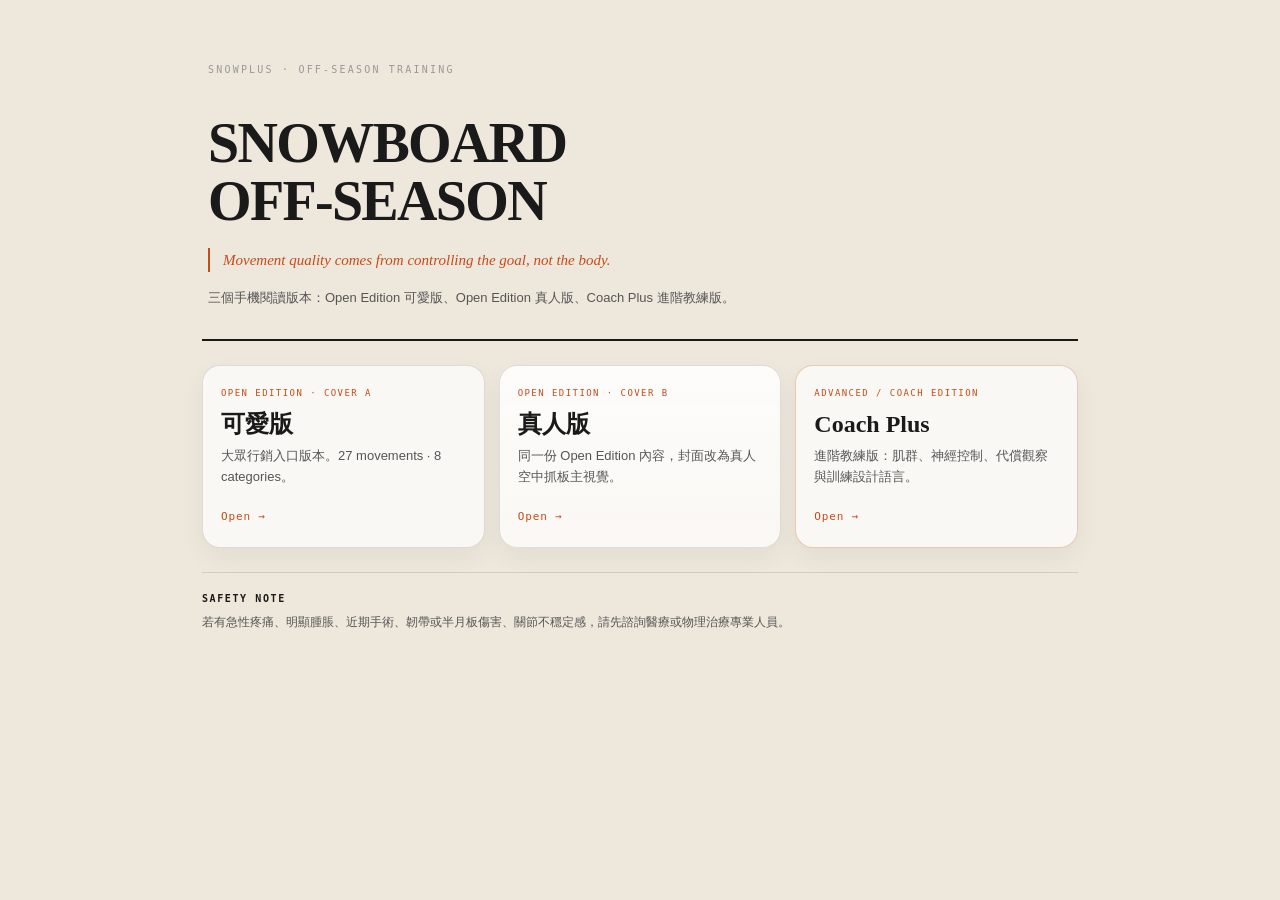
<file: index.html>
<!doctype html>
<html lang="zh-TW">
<head>
  <meta charset="utf-8" />
  <meta name="viewport" content="width=device-width, initial-scale=1, viewport-fit=cover" />
  <title>SnowPlus Off-Season Mobile Web App</title>
  <meta name="description" content="SnowPlus Snowboard Off-Season Training manuals: Open Edition cute cover, Open Edition real cover, and Coach Plus." />
  <meta name="theme-color" content="#EEE8DC" />
  <meta name="apple-mobile-web-app-capable" content="yes" />
  <meta name="apple-mobile-web-app-title" content="SP Training" />
  <meta name="apple-mobile-web-app-status-bar-style" content="default" />
  <link rel="manifest" href="manifest.json" />
  <link rel="icon" href="assets/icon-192.png?v=20260505" />
  <link rel="shortcut icon" href="assets/icon-192.png?v=20260505" />
  <link rel="apple-touch-icon" href="assets/icon-192.png?v=20260505" />
  <link rel="stylesheet" href="styles.css" />
</head>
<body>
  <main class="app-shell">
    <section class="hero">
      <div class="eyebrow">SnowPlus · Off-Season Training</div>
      <h1>SNOWBOARD<br>OFF-SEASON</h1>
      <p class="tagline">Movement quality comes from controlling the goal, not the body.</p>
      <p class="summary">三個手機閱讀版本：Open Edition 可愛版、Open Edition 真人版、Coach Plus 進階教練版。</p>
    </section>

    <section class="edition-list" aria-label="Manual editions">
      <a class="edition-card" href="open-cute/">
        <div class="edition-label">OPEN EDITION · COVER A</div>
        <h2>可愛版</h2>
        <p>大眾行銷入口版本。27 movements · 8 categories。</p>
        <span>Open →</span>
      </a>

      <a class="edition-card edition-card-real" href="open-real/">
        <div class="edition-label">OPEN EDITION · COVER B</div>
        <h2>真人版</h2>
        <p>同一份 Open Edition 內容，封面改為真人空中抓板主視覺。</p>
        <span>Open →</span>
      </a>

      <a class="edition-card edition-card-coach" href="coach-plus/">
        <div class="edition-label">ADVANCED / COACH EDITION</div>
        <h2>Coach Plus</h2>
        <p>進階教練版：肌群、神經控制、代償觀察與訓練設計語言。</p>
        <span>Open →</span>
      </a>
    </section>

    <section class="note">
      <strong>Safety Note</strong>
      <p>若有急性疼痛、明顯腫脹、近期手術、韌帶或半月板傷害、關節不穩定感，請先諮詢醫療或物理治療專業人員。</p>
    </section>
  </main>
  <script src="app.js"></script>
</body>
</html>
</file>
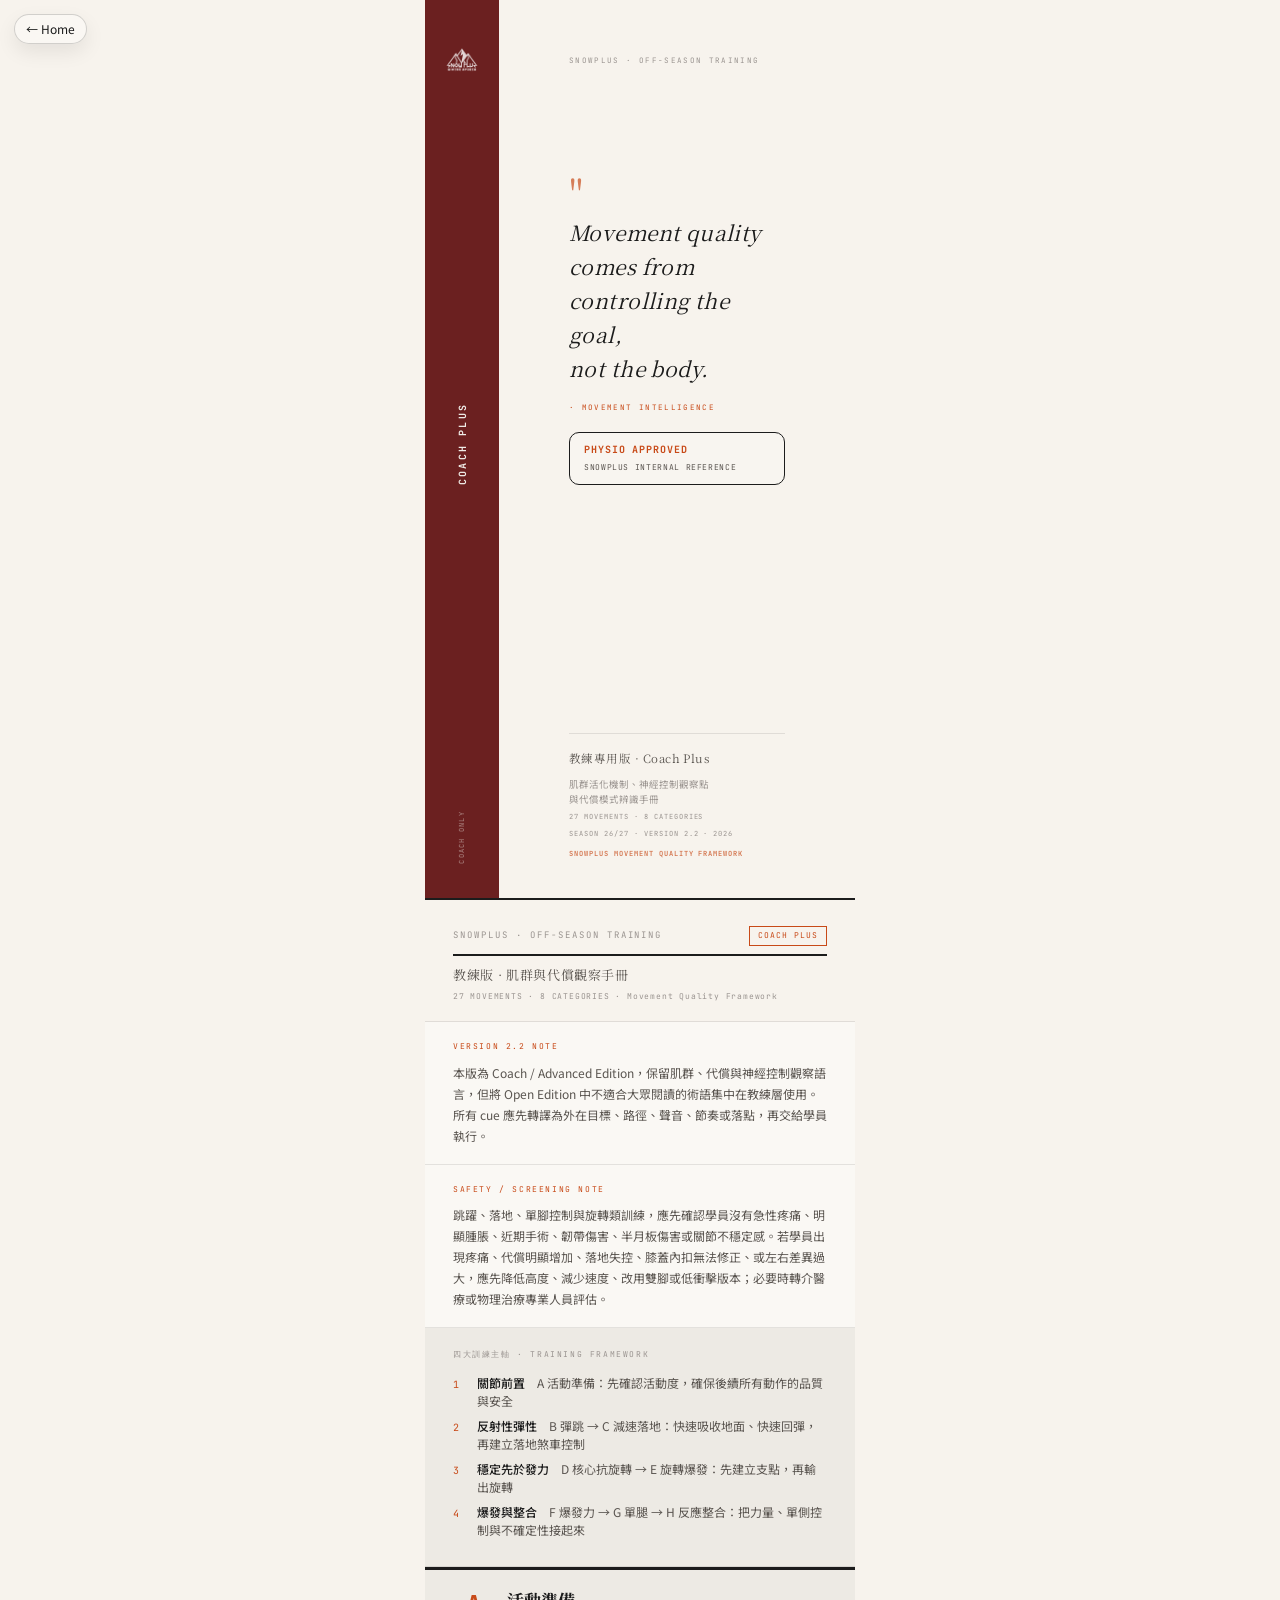
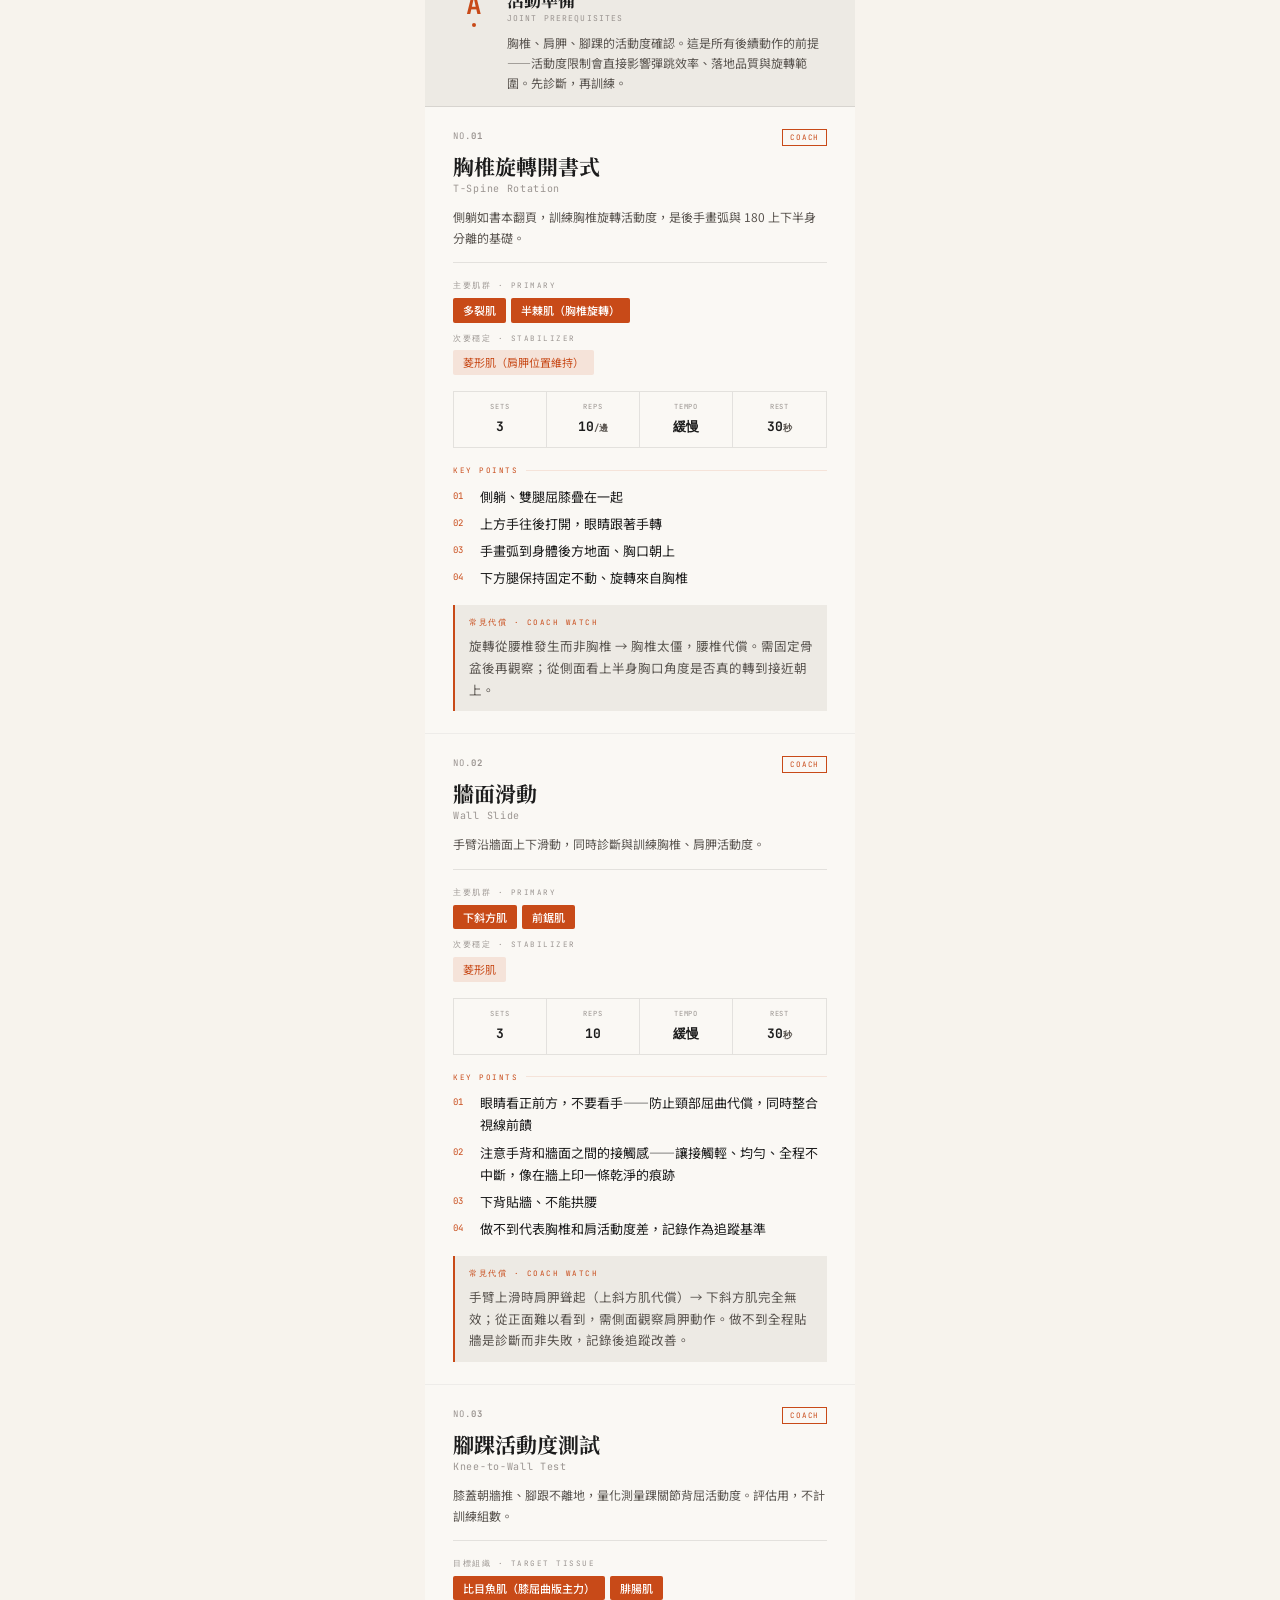
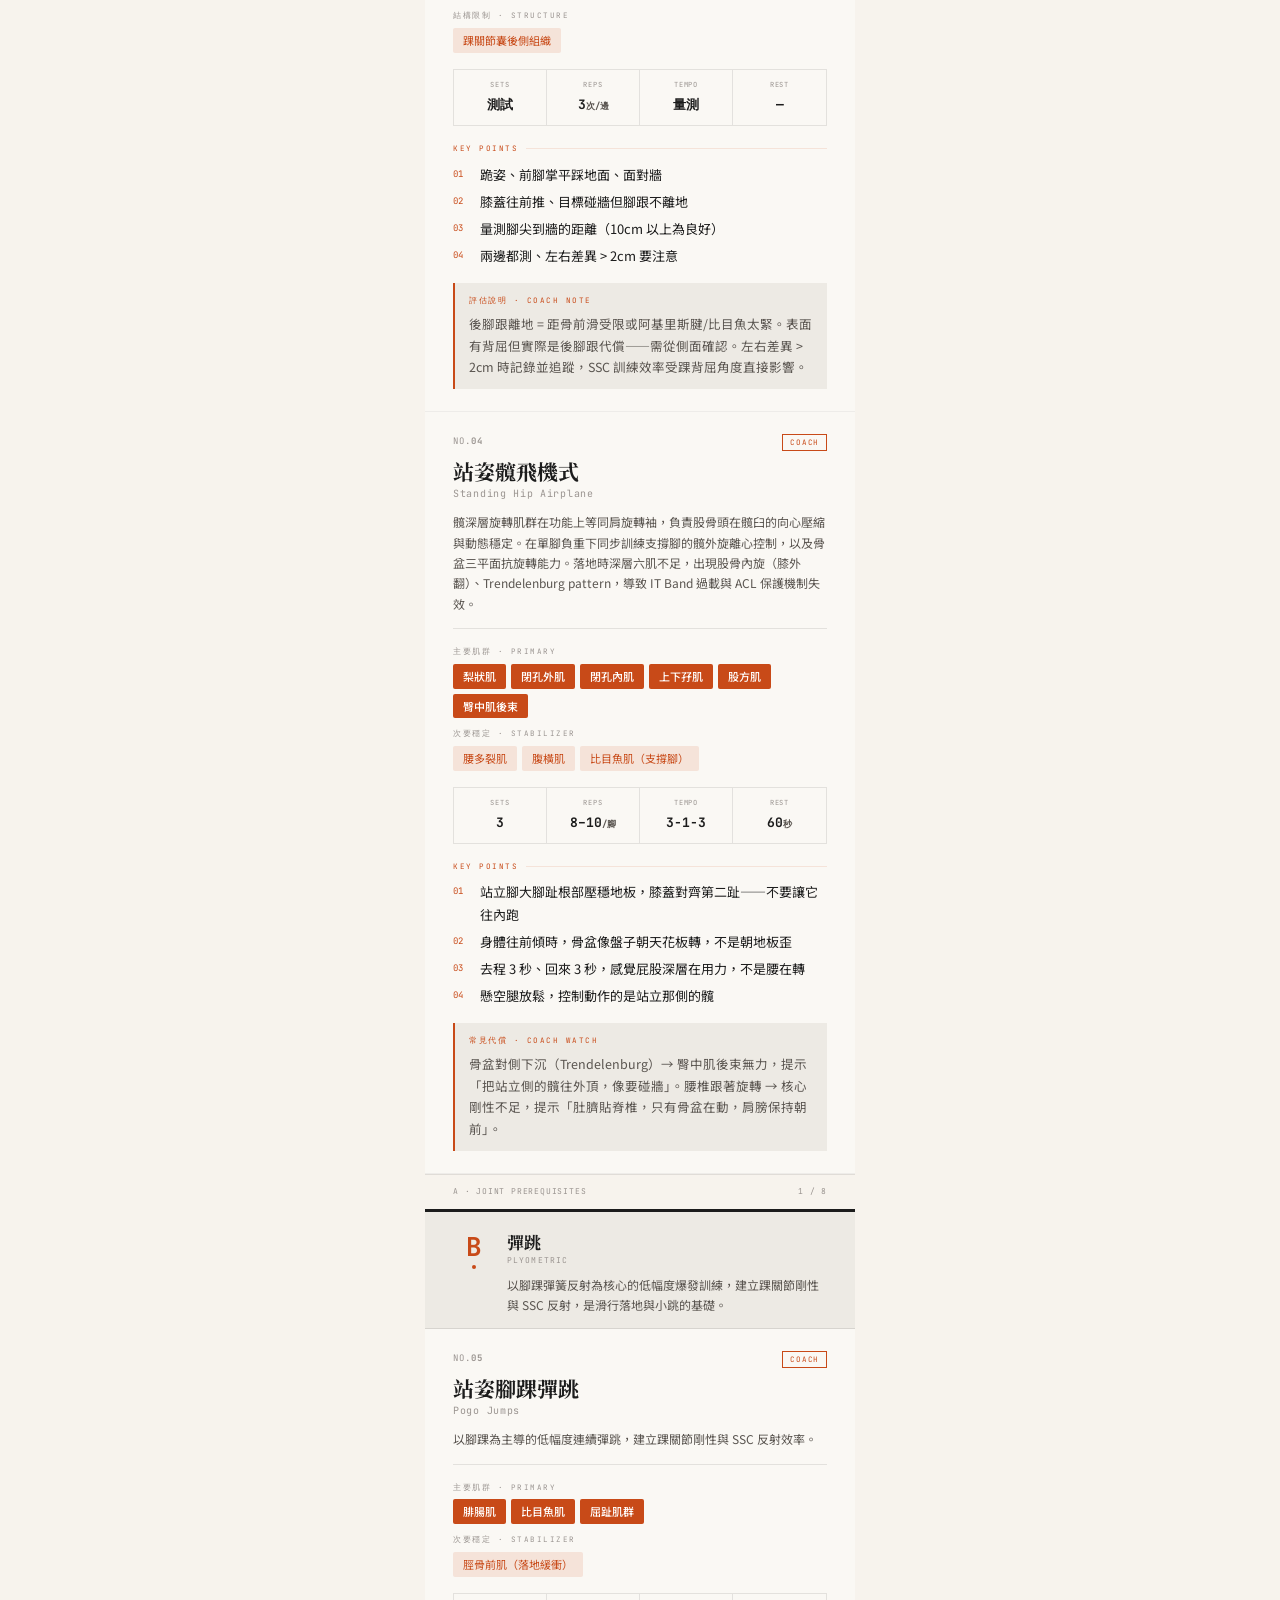
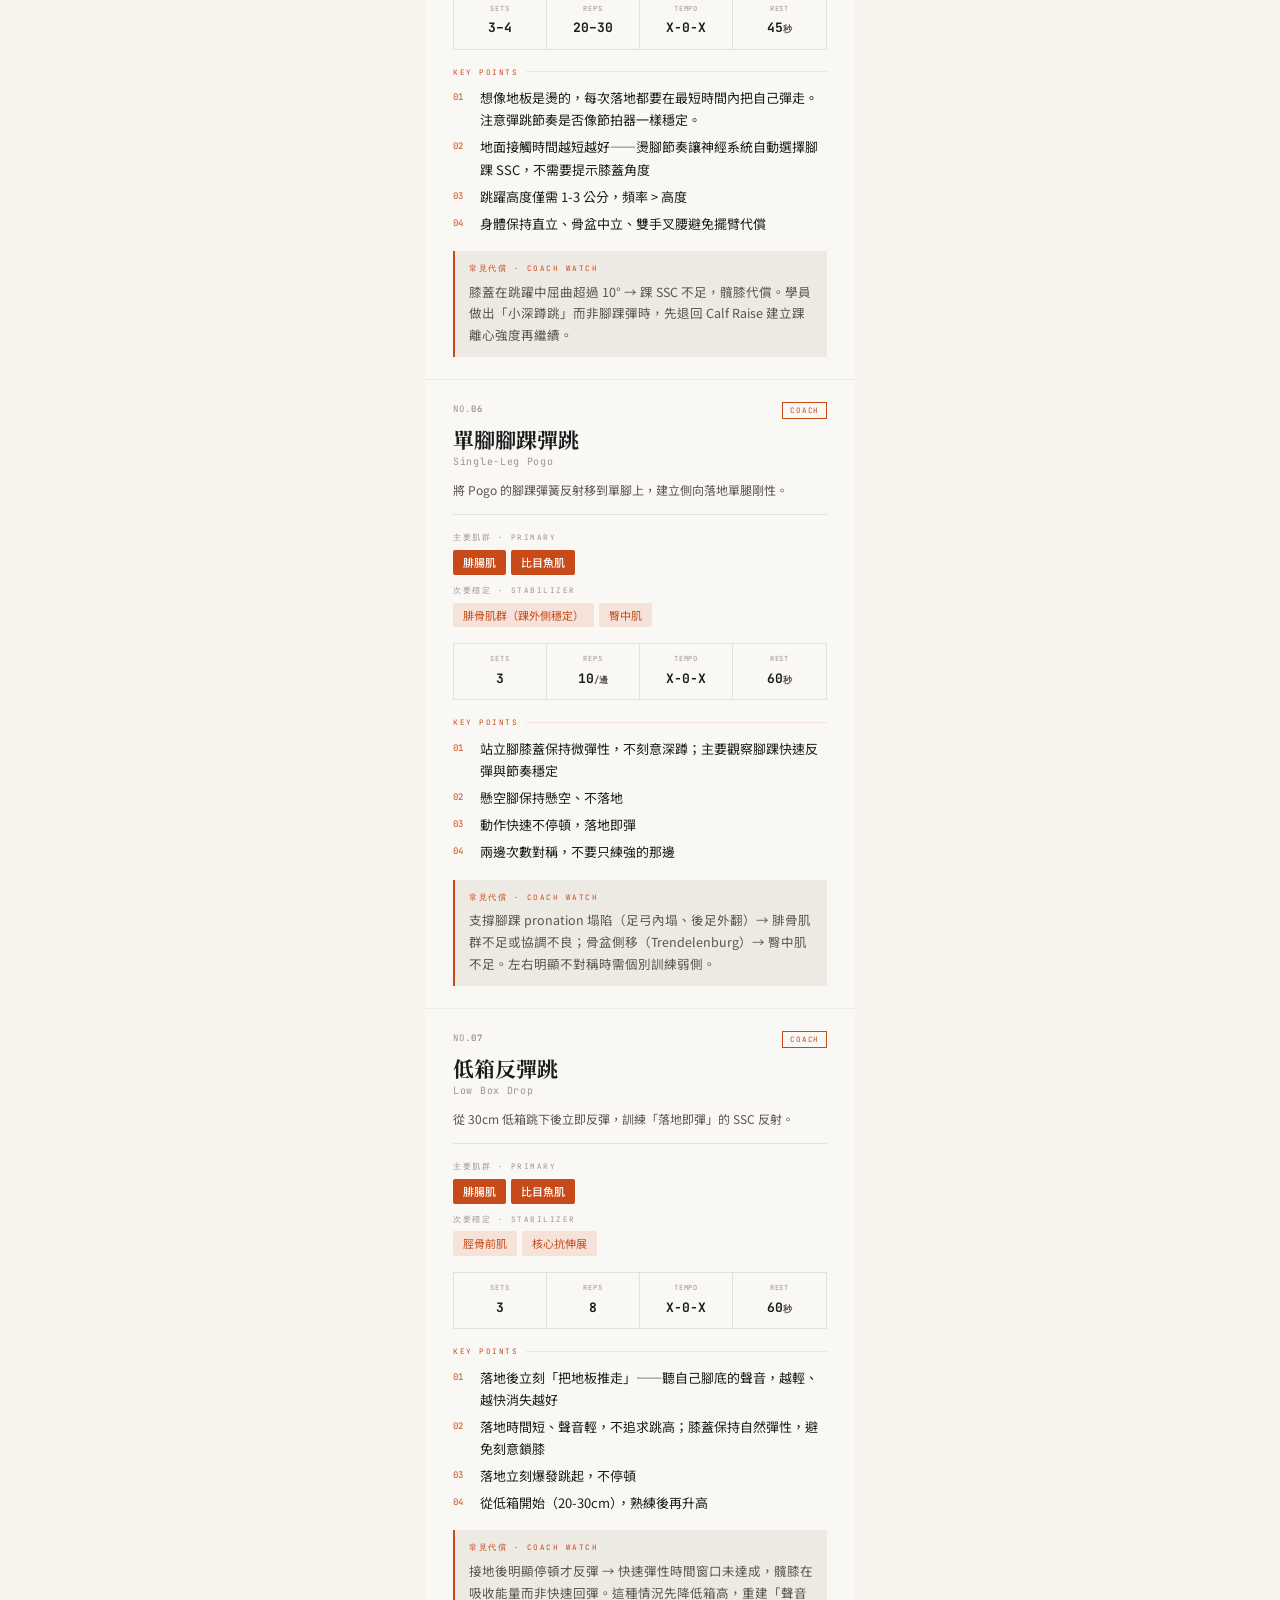
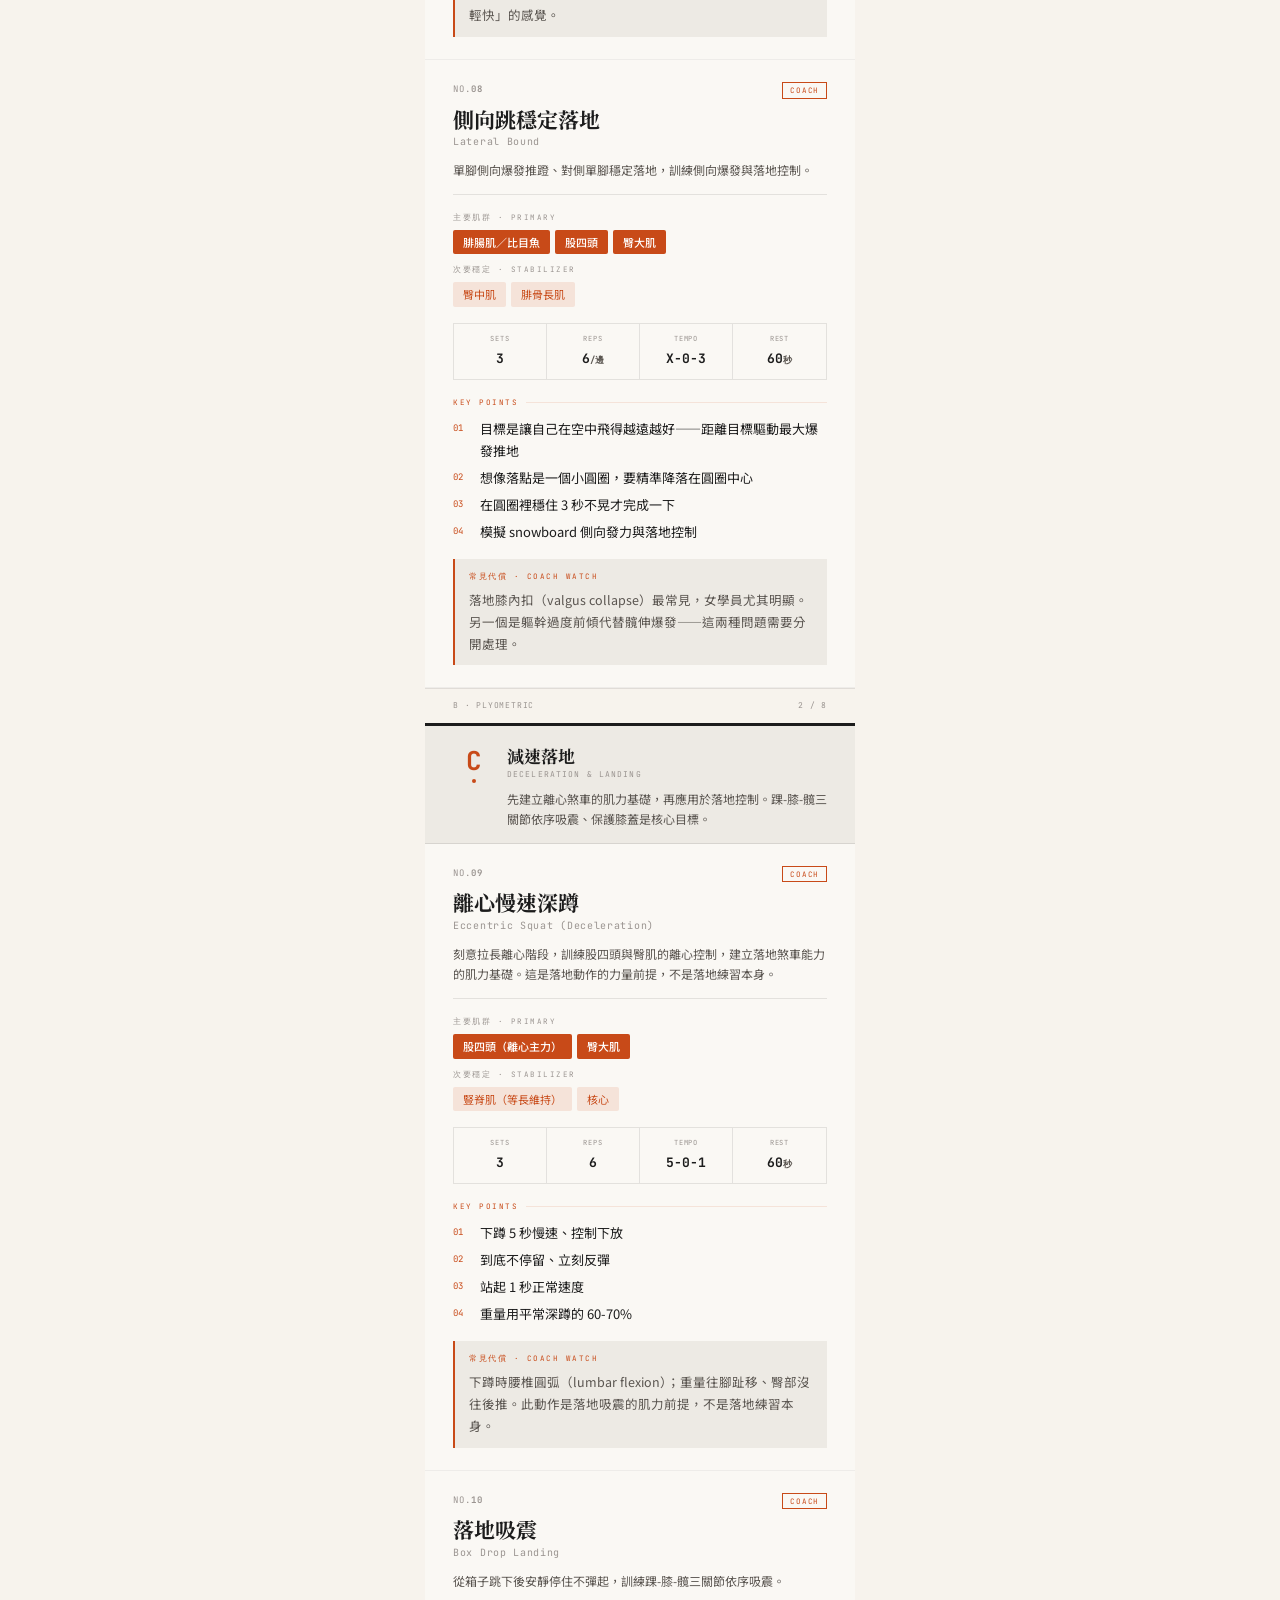
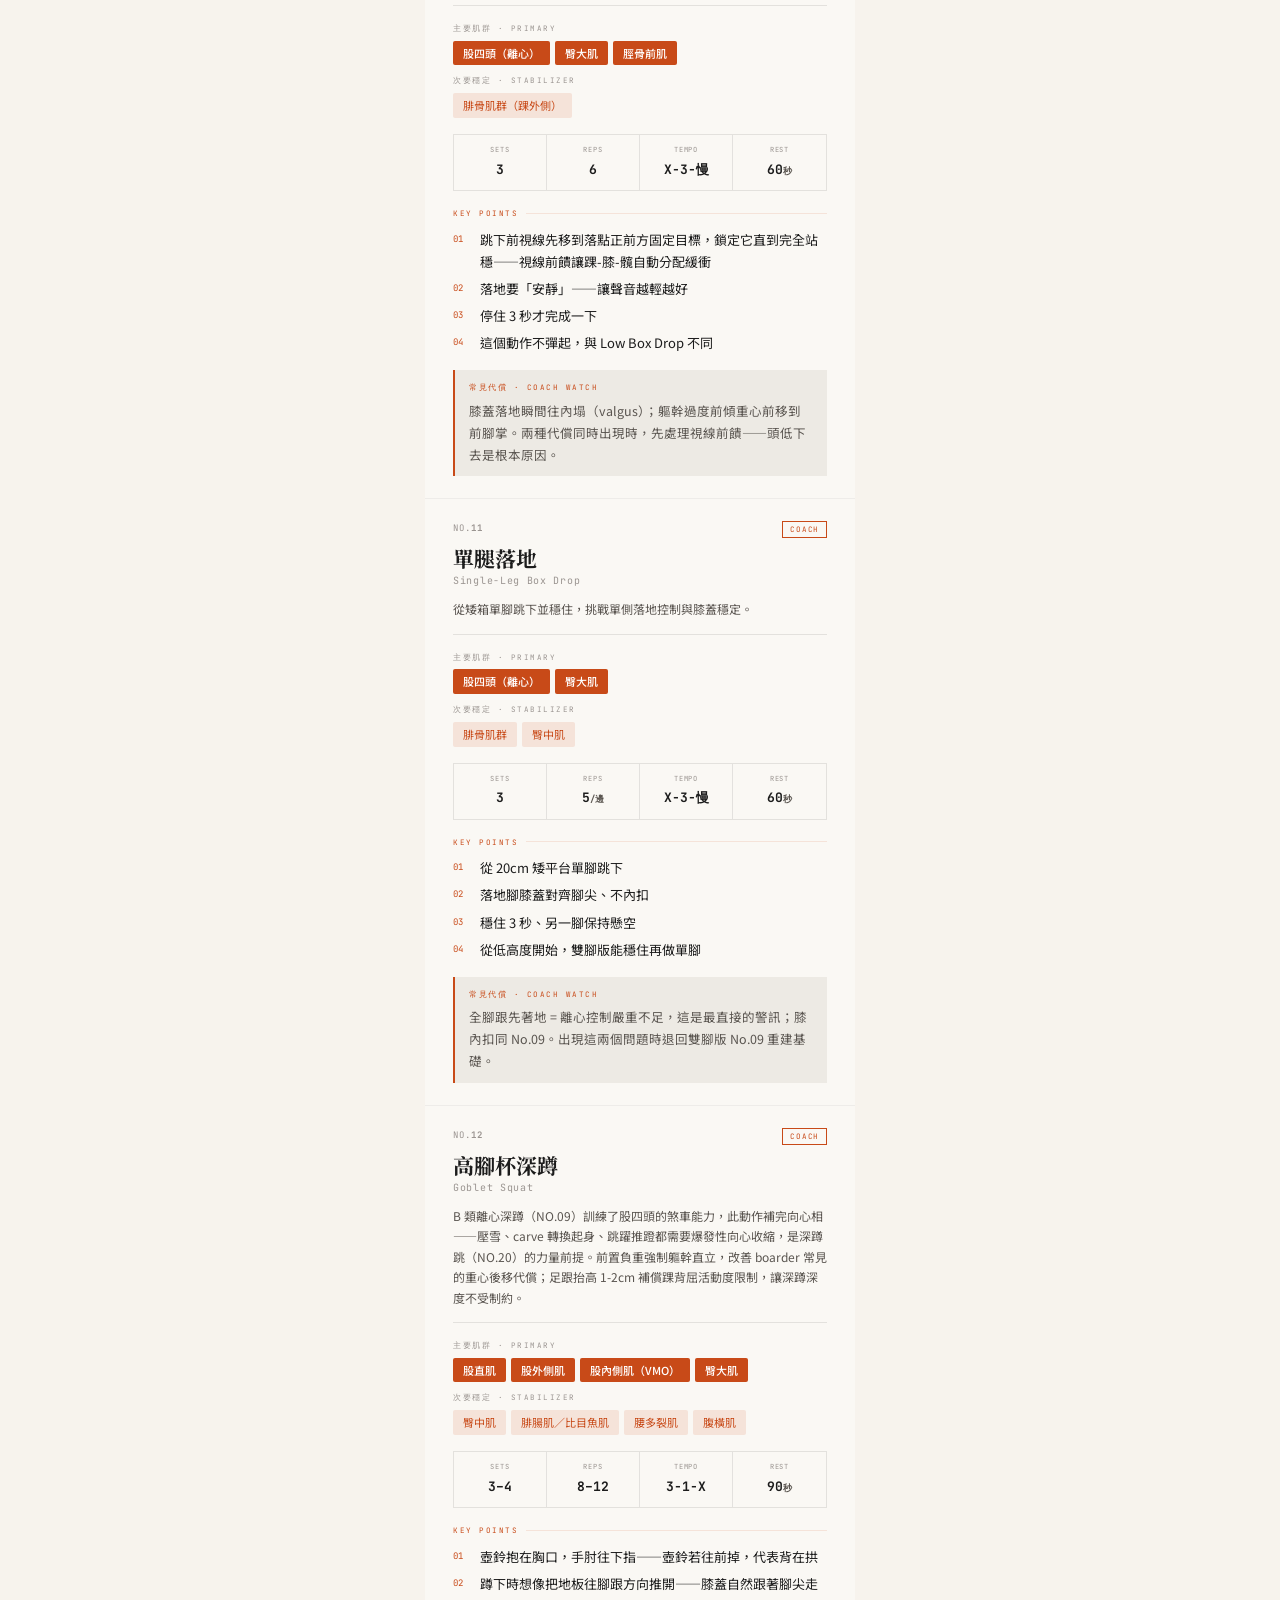
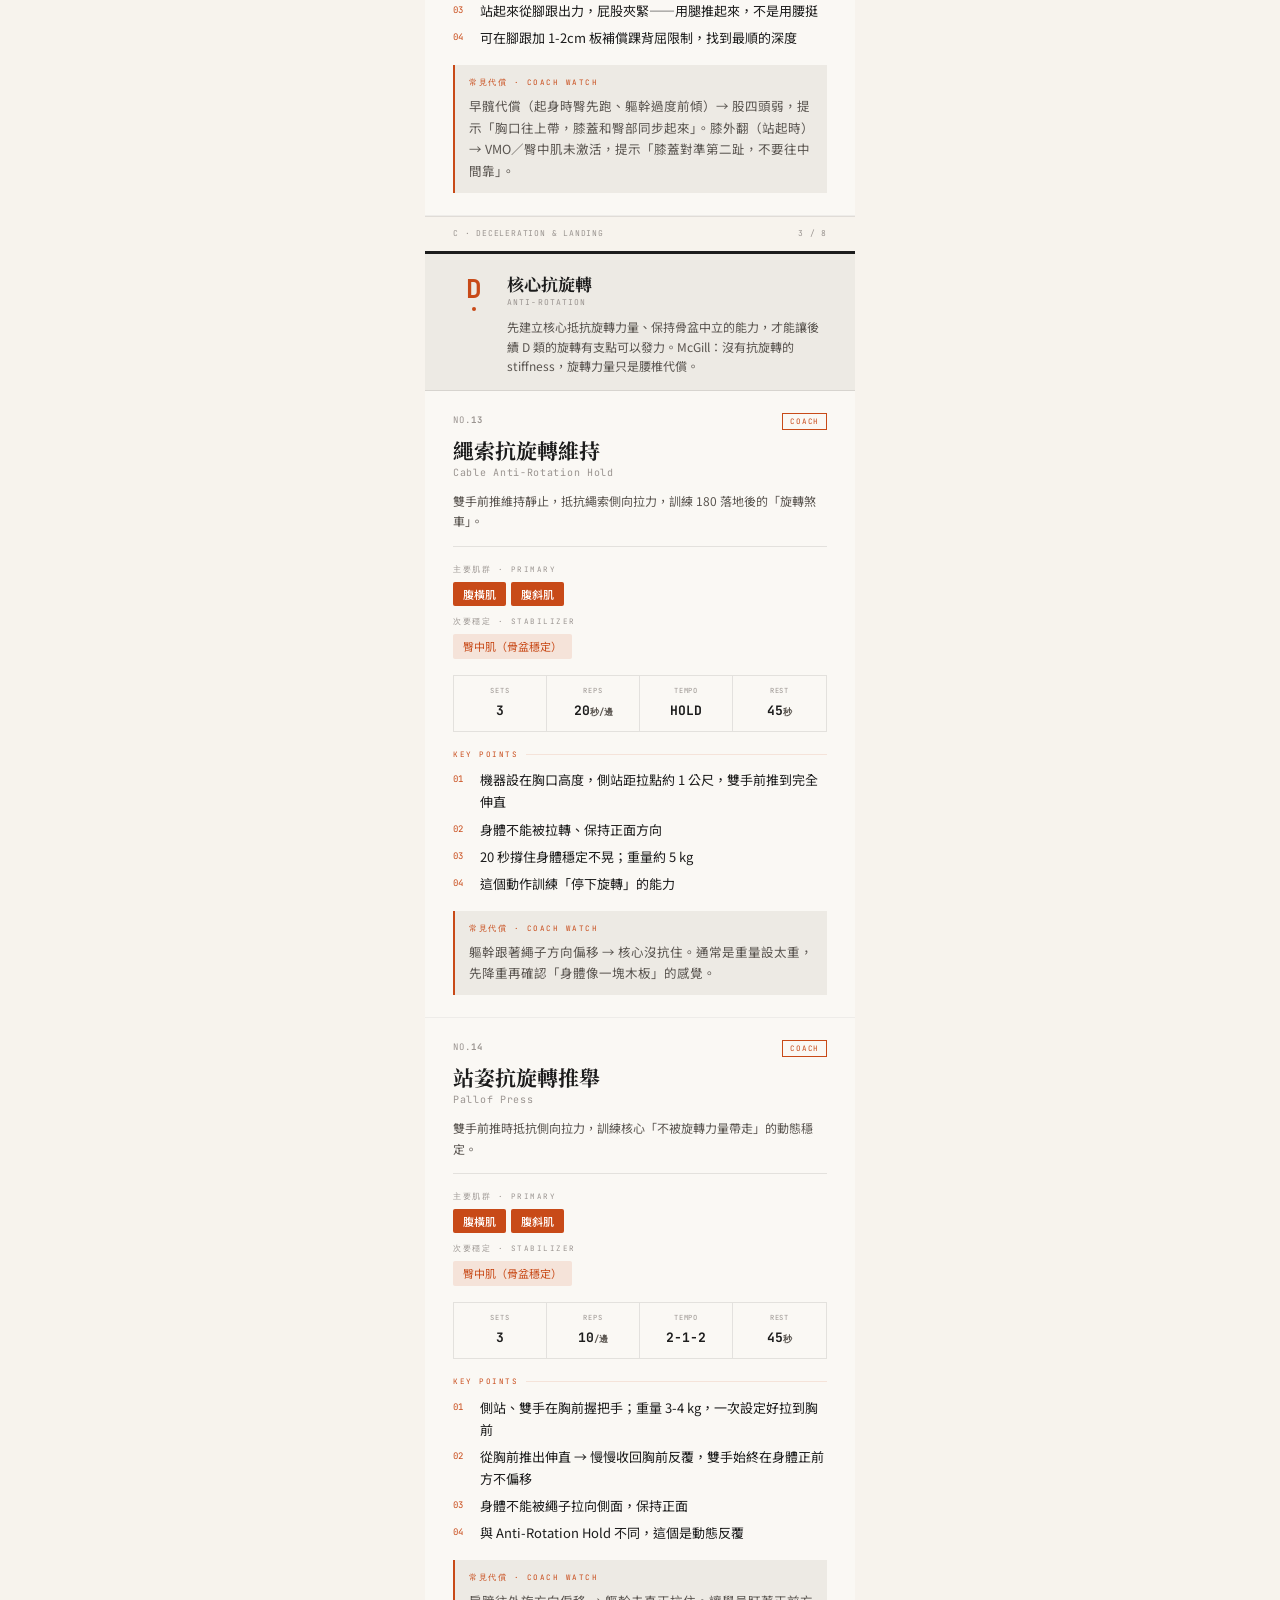
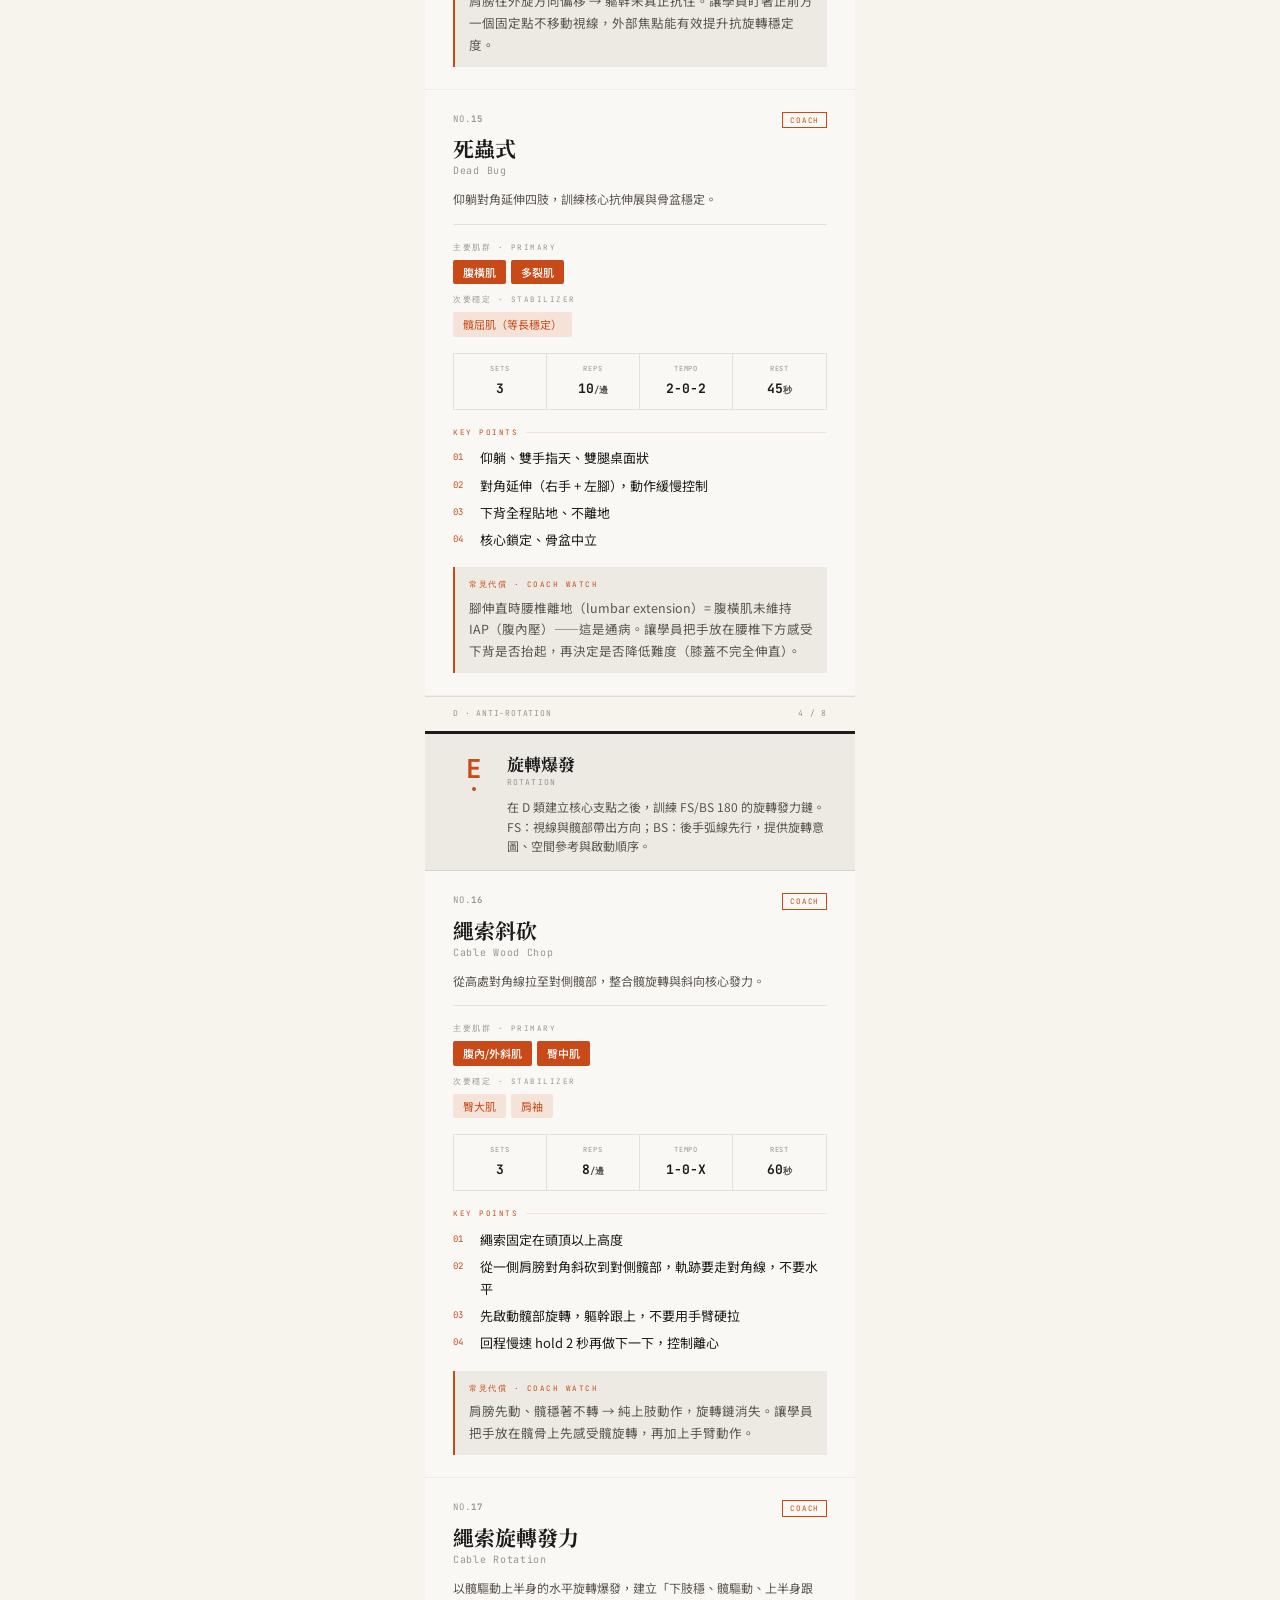
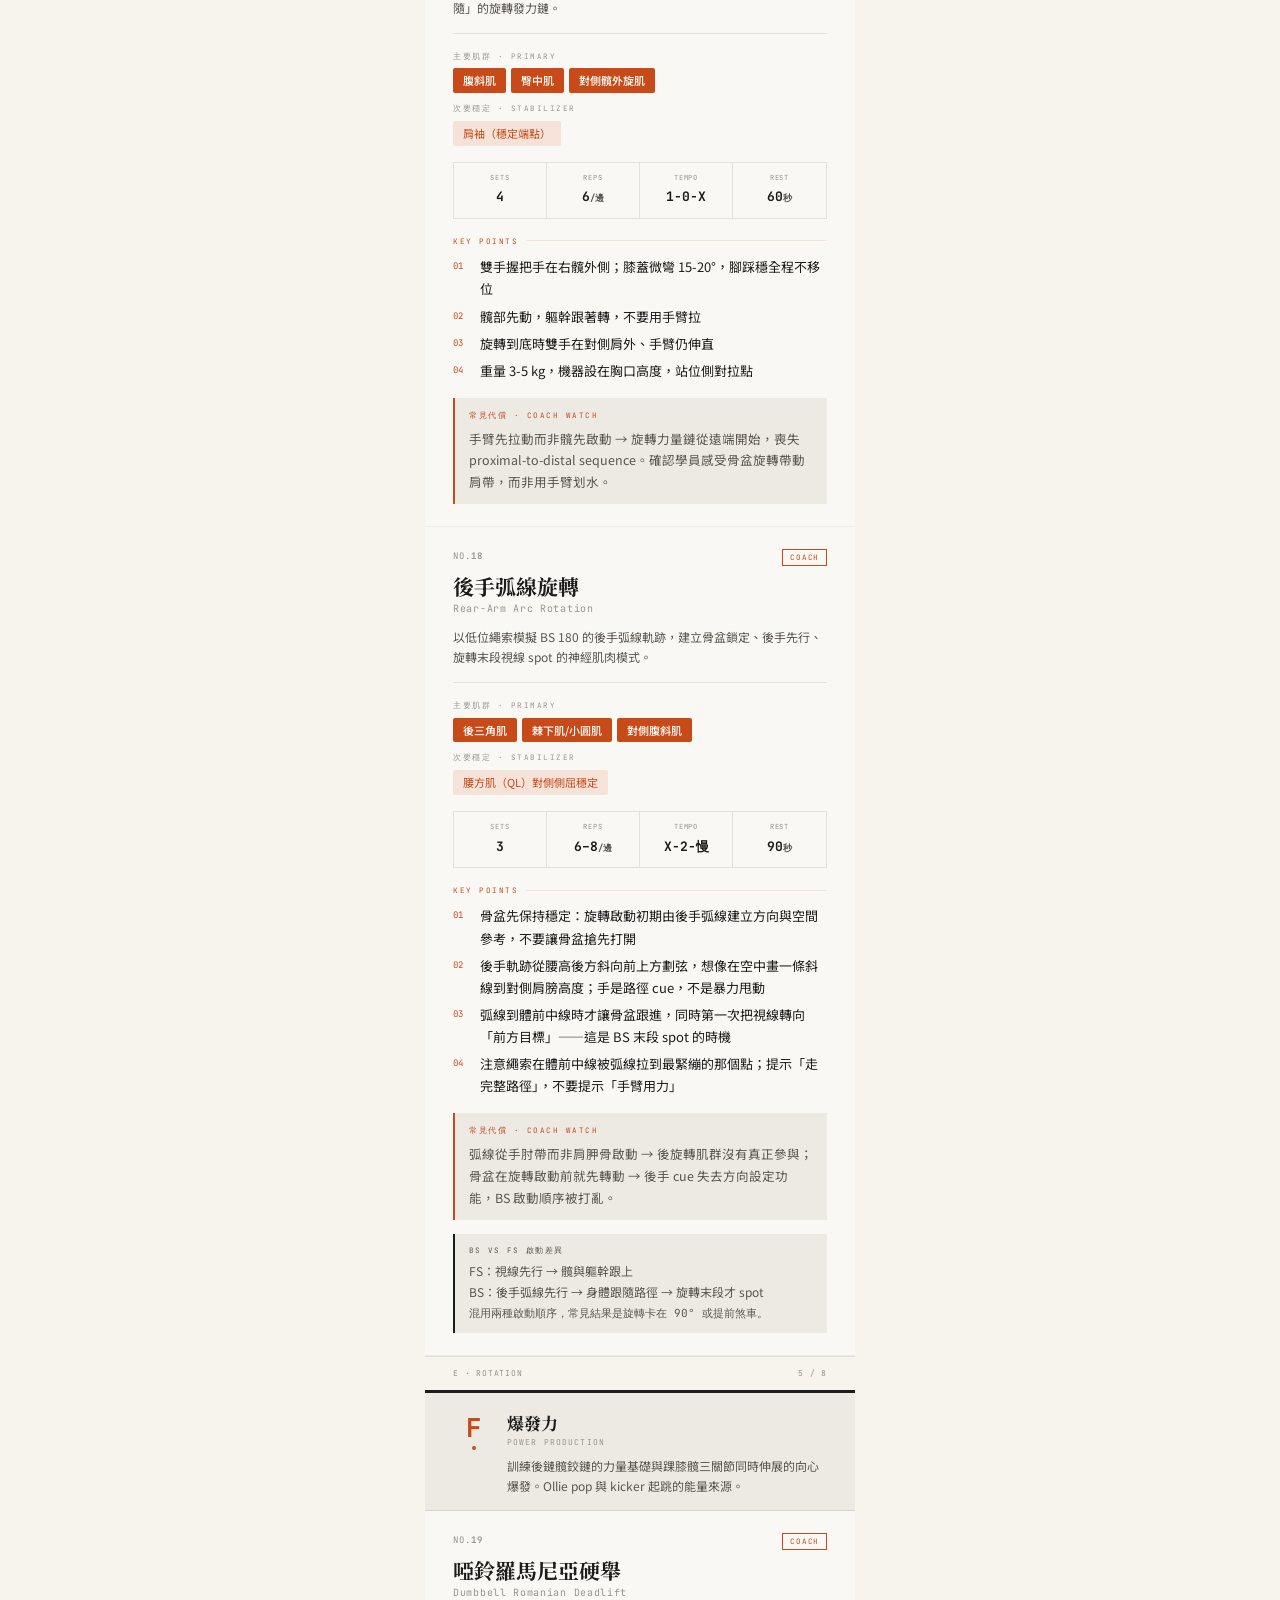
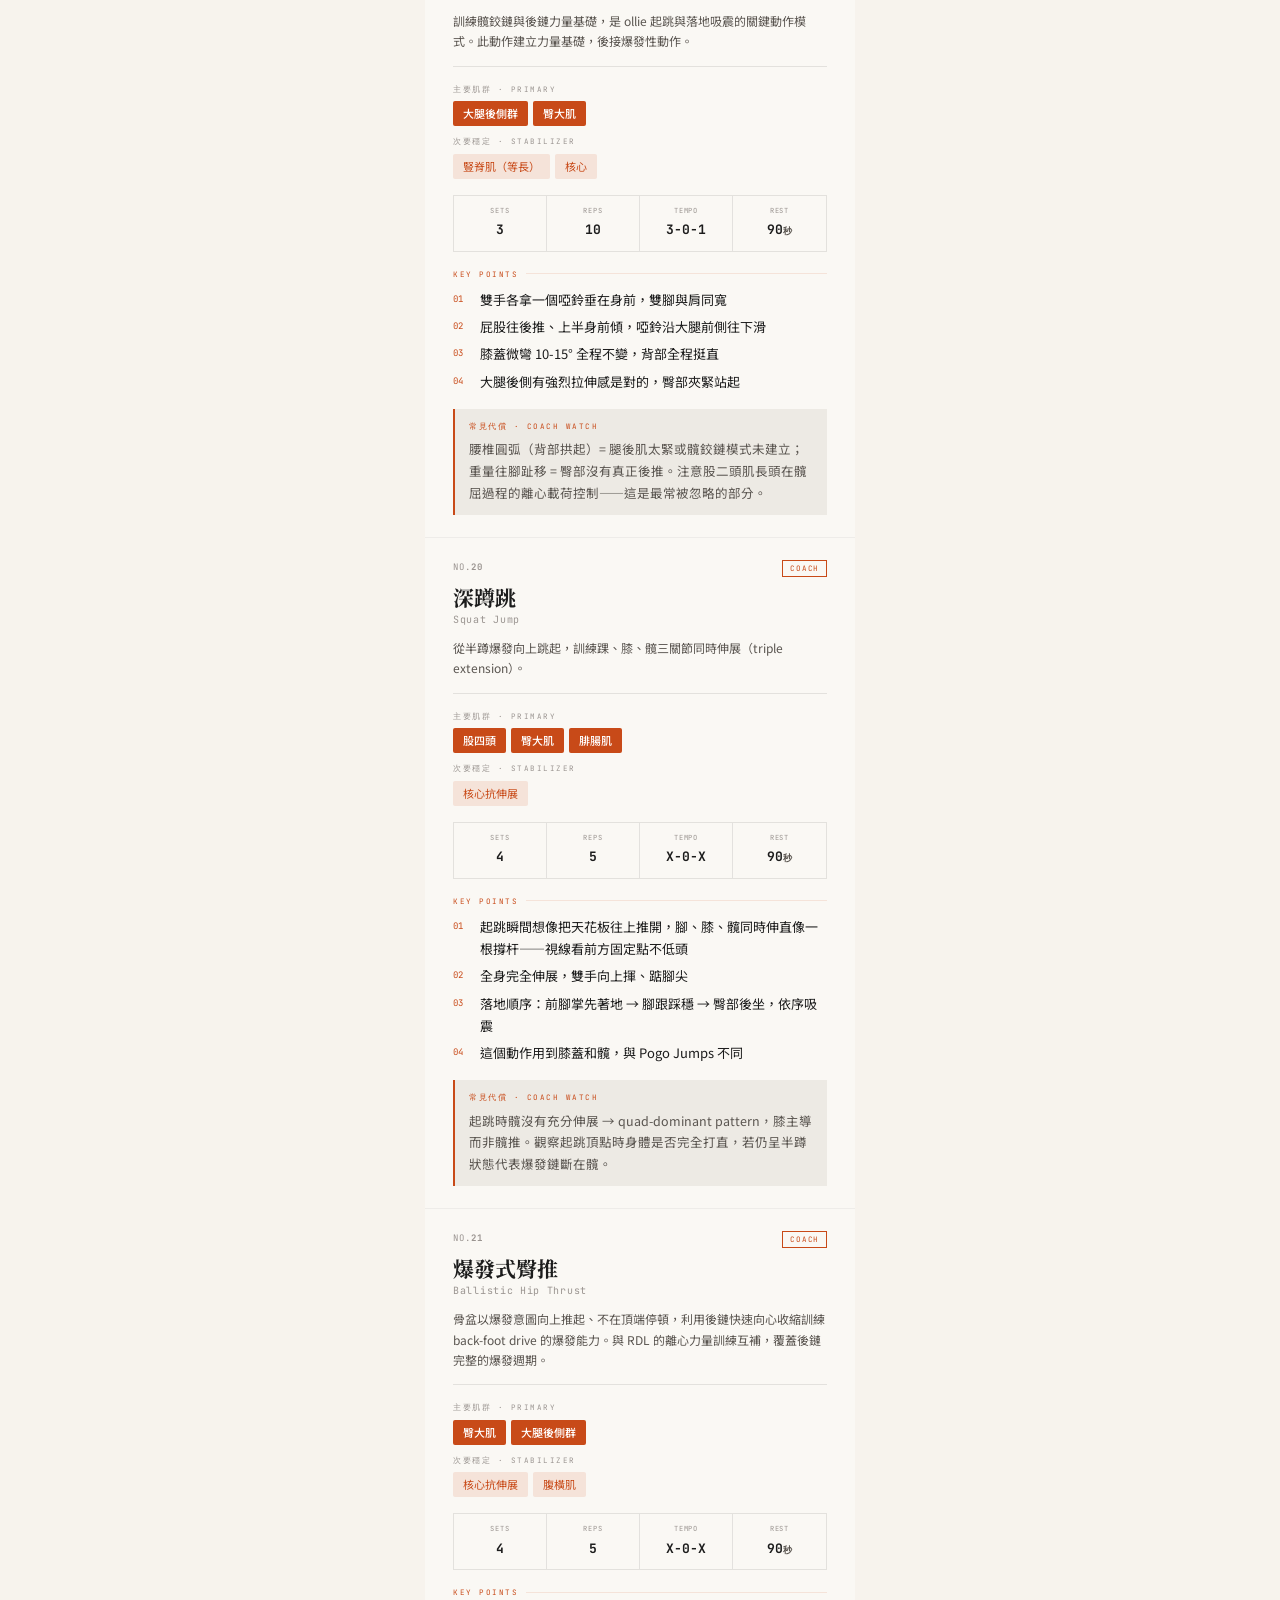
<file: coach-plus/index.html>
<!DOCTYPE html>
<html lang="zh-TW">
<head>
  <meta charset="UTF-8">
  <meta name="viewport" content="width=device-width, initial-scale=1.0, maximum-scale=1.0">
  <title>SnowPlus Coach Plus</title>
  <meta name="apple-mobile-web-app-capable" content="yes">
  <meta name="apple-mobile-web-app-title" content="SP Coach">
  <meta name="theme-color" content="#F7F3ED">
  <link rel="manifest" href="../manifest.json">
  <link rel="icon" href="../assets/icon-192.png?v=20260505">
  <link rel="shortcut icon" href="../assets/icon-192.png?v=20260505">
  <link rel="apple-touch-icon" href="../assets/icon-192.png?v=20260505">
  <link rel="preconnect" href="https://fonts.googleapis.com">
  <link rel="preconnect" href="https://fonts.gstatic.com" crossorigin>
  <link href="https://fonts.googleapis.com/css2?family=Noto+Serif+TC:wght@400;700;900&family=Noto+Sans+TC:wght@300;400;500&family=JetBrains+Mono:ital,wght@0,400;0,700;1,400&display=swap" rel="stylesheet">
  <style>
    :root {
      --bg:      #F7F3ED;
      --bg2:     #EDEAE4;
      --paper:   #FAF8F4;
      --ink:     #1C1C1C;
      --ink-mid: #5A5550;
      --ink-dim: #9A9490;
      --red:     #C84A18;
      --red-dim: rgba(200,74,24,0.12);
      --rule:    rgba(28,28,28,0.1);
      --rule-soft: rgba(28,28,28,0.05);
    }
    * { margin:0; padding:0; box-sizing:border-box; }
    body { background:var(--bg); color:var(--ink); font-family:'Noto Sans TC',sans-serif; font-size:15px; line-height:1.7; max-width:430px; margin:0 auto; padding-bottom:60px; }
    .masthead { padding:26px 28px 18px; border-bottom:1px solid var(--rule); }
    .masthead-row { display:flex; align-items:center; justify-content:space-between; margin-bottom:8px; }
    .brand { font-family:'JetBrains Mono',monospace; font-size:9px; letter-spacing:0.22em; color:var(--ink-dim); text-transform:uppercase; }
    .edition-tag { font-family:'JetBrains Mono',monospace; font-size:8px; letter-spacing:0.12em; color:var(--red); border:1px solid var(--red); padding:2px 8px; text-transform:uppercase; }
    .masthead-rule { height:2px; background:var(--ink); margin-bottom:8px; }
    .masthead-title { font-family:'Noto Serif TC',serif; font-size:13px; font-weight:400; color:var(--ink-mid); letter-spacing:0.05em; }
    .masthead-sub { font-family:'JetBrains Mono',monospace; font-size:8px; color:var(--ink-dim); letter-spacing:0.1em; margin-top:4px; }


    .coach-note { padding:18px 28px; border-bottom:1px solid var(--rule); background:var(--paper); }
    .coach-note-title { font-family:'JetBrains Mono',monospace; font-size:8px; letter-spacing:0.2em; color:var(--red); text-transform:uppercase; margin-bottom:8px; }
    .coach-note-body { font-size:12px; color:var(--ink-mid); line-height:1.75; }


    /* AXES */
    .axes { padding:20px 28px; border-bottom:1px solid var(--rule); background:var(--bg2); }
    .axes-title { font-family:'JetBrains Mono',monospace; font-size:8px; letter-spacing:0.2em; color:var(--ink-dim); text-transform:uppercase; margin-bottom:12px; }
    .axis-row { display:flex; gap:10px; align-items:baseline; margin-bottom:7px; }
    .axis-num { font-family:'JetBrains Mono',monospace; font-size:10px; color:var(--red); min-width:14px; }
    .axis-text { font-size:12px; color:var(--ink-mid); line-height:1.5; }
    .axis-text strong { color:var(--ink); font-weight:500; }

    /* CATEGORY */
    .cat-header { padding:20px 28px 14px; background:var(--bg2); border-bottom:1px solid var(--rule); border-top:3px solid var(--ink); display:grid; grid-template-columns:42px 1fr; gap:0 12px; align-items:start; }
    .cat-index { display:flex; flex-direction:column; align-items:center; gap:5px; padding-top:2px; }
    .cat-letter { font-family:'JetBrains Mono',monospace; font-size:26px; font-weight:700; color:var(--red); line-height:1; }
    .cat-dot { width:4px; height:4px; border-radius:50%; background:var(--red); }
    .cat-name-zh { font-family:'Noto Serif TC',serif; font-size:17px; font-weight:700; line-height:1.2; margin-bottom:2px; }
    .cat-name-en { font-family:'JetBrains Mono',monospace; font-size:8px; letter-spacing:0.14em; color:var(--ink-dim); text-transform:uppercase; margin-bottom:7px; }
    .cat-desc { font-size:12px; color:var(--ink-mid); line-height:1.65; }

    /* EXERCISE */
    .exercise { padding:22px 28px; border-bottom:1px solid var(--rule-soft); background:var(--paper); }
    .ex-top { display:flex; justify-content:space-between; align-items:flex-start; margin-bottom:8px; }
    .ex-no { font-family:'JetBrains Mono',monospace; font-size:9px; color:var(--ink-dim); letter-spacing:0.1em; }
    .ex-coach-mark { font-family:'JetBrains Mono',monospace; font-size:7.5px; letter-spacing:0.1em; color:var(--red); border:1px solid var(--red); padding:1px 7px; text-transform:uppercase; }
    .ex-zh { font-family:'Noto Serif TC',serif; font-size:21px; font-weight:700; line-height:1.15; margin-bottom:2px; }
    .ex-en { font-family:'JetBrains Mono',monospace; font-size:10px; color:var(--ink-dim); letter-spacing:0.07em; margin-bottom:10px; }
    .ex-desc { font-size:12px; color:var(--ink-mid); line-height:1.7; margin-bottom:16px; padding-bottom:14px; border-bottom:1px solid var(--rule); }
    .muscle-block { margin-bottom:16px; }
    .muscle-row { margin-bottom:9px; }
    .muscle-label { font-family:'JetBrains Mono',monospace; font-size:7.5px; letter-spacing:0.2em; color:var(--ink-dim); text-transform:uppercase; margin-bottom:6px; }
    .chips { display:flex; flex-wrap:wrap; gap:5px; }
    .chip-p { background:var(--red); color:#fff; font-family:'Noto Sans TC',sans-serif; font-size:11px; font-weight:500; padding:3px 10px; border-radius:2px; }
    .chip-s { background:var(--red-dim); color:var(--red); font-family:'Noto Sans TC',sans-serif; font-size:11px; padding:3px 10px; border-radius:2px; }
    .ex-table { display:grid; grid-template-columns:repeat(4,1fr); border:1px solid var(--rule); margin-bottom:16px; }
    .tc { padding:9px 5px; display:flex; flex-direction:column; align-items:center; gap:3px; border-right:1px solid var(--rule); }
    .tc:last-child { border-right:none; }
    .tc-label { font-family:'JetBrains Mono',monospace; font-size:7px; letter-spacing:0.12em; color:var(--ink-dim); text-transform:uppercase; }
    .tc-val { font-family:'JetBrains Mono',monospace; font-size:13px; font-weight:700; }
    .tc-unit { font-size:9px; color:var(--ink-mid); }
    .kp-section { margin-bottom:16px; }
    .kp-head { display:flex; align-items:center; gap:8px; margin-bottom:9px; }
    .kp-label { font-family:'JetBrains Mono',monospace; font-size:7.5px; letter-spacing:0.2em; color:var(--red); text-transform:uppercase; white-space:nowrap; }
    .kp-rule { flex:1; height:1px; background:var(--red-dim); }
    .kp { display:flex; gap:11px; font-size:13px; line-height:1.7; margin-bottom:5px; }
    .kp-n { font-family:'JetBrains Mono',monospace; font-size:9px; color:var(--red); min-width:16px; padding-top:3px; flex-shrink:0; }
    .coach-callout { border-left:2px solid var(--red); padding:11px 14px; background:var(--bg2); margin-top:2px; }
    .coach-title { font-family:'JetBrains Mono',monospace; font-size:7.5px; letter-spacing:0.2em; color:var(--red); text-transform:uppercase; margin-bottom:6px; }
    .coach-body { font-size:12.5px; color:var(--ink-mid); line-height:1.75; }
    .callout { border-left:2px solid var(--ink); padding:10px 14px; background:var(--bg2); margin-top:14px; }
    .callout-title { font-family:'JetBrains Mono',monospace; font-size:7.5px; letter-spacing:0.18em; color:var(--ink-mid); text-transform:uppercase; margin-bottom:5px; }
    .callout-body { font-size:12px; color:var(--ink-mid); line-height:1.7; }
    .mono { font-family:'JetBrains Mono',monospace; font-size:11px; }
    .sec-foot { display:flex; justify-content:space-between; padding:10px 28px; font-family:'JetBrains Mono',monospace; font-size:8px; color:var(--ink-dim); letter-spacing:0.1em; border-top:1px solid var(--rule); }

    /* ── COVER ── */
    /* COVER — vertical split layout */
    .cover {
      min-height: 100svh;
      display: flex;
      flex-direction: row;
      border-bottom: 2px solid var(--ink);
    }
    /* Left band */
    .cover-band {
      width: clamp(54px, 9vw, 74px);
      background: #6B2020;
      display: flex;
      flex-direction: column;
      align-items: center;
      justify-content: space-between;
      padding: 46px 0 34px;
      flex-shrink: 0;
    }
    .cover-logo {
      width: 46px;
      height: auto;
      object-fit: contain;
      opacity: 0.82;
    }
    .cover-band-title {
      font-family: 'JetBrains Mono', monospace;
      font-size: 10px;
      font-weight: 700;
      color: #f0ede8;
      letter-spacing: 0.22em;
      writing-mode: vertical-rl;
      transform: rotate(180deg);
      text-transform: uppercase;
    }
    .cover-band-tag {
      font-family: 'JetBrains Mono', monospace;
      font-size: 7px;
      letter-spacing: 0.18em;
      color: rgba(240,237,232,0.5);
      writing-mode: vertical-rl;
      transform: rotate(180deg);
      text-transform: uppercase;
    }
    /* Right content */
    .cover-content {
      flex: 1;
      display: flex;
      flex-direction: column;
      justify-content: flex-start;
      padding: 54px clamp(28px, 7vw, 70px) 38px;
    }
    .cover-brand {
      font-family: 'JetBrains Mono', monospace;
      font-size: 7.5px;
      letter-spacing: 0.18em;
      color: var(--ink-dim);
      text-transform: uppercase;
      white-space: nowrap;
    }
    .cover-top {
      margin-bottom: clamp(76px, 13vh, 132px);
    }
    .physio-card {
      width: min(100%, 300px);
      margin-top: 18px;
      padding: 11px 14px 12px;
      border: 1px solid var(--ink);
      border-radius: 10px;
      background: rgba(250,248,244,0.55);
    }
    .physio-card-title {
      font-family: 'JetBrains Mono', monospace;
      font-size: 10px;
      font-weight: 700;
      letter-spacing: 0.09em;
      color: var(--red);
      text-transform: uppercase;
      line-height: 1.2;
    }
    .physio-card-sub {
      margin-top: 6px;
      font-family: 'JetBrains Mono', monospace;
      font-size: 8px;
      letter-spacing: 0.08em;
      color: var(--ink-mid);
      text-transform: uppercase;
      line-height: 1.25;
    }
    .cover-quote-block {
      display: flex;
      flex-direction: column;
      justify-content: flex-start;
      max-width: 430px;
      padding: 0;
    }
    .cover-quote-mark {
      font-family: 'Noto Serif TC', serif;
      font-size: 36px;
      color: var(--red);
      line-height: 0.6;
      margin-bottom: 10px;
      opacity: 0.7;
    }
    .cover-quote-text {
      font-family: 'Noto Serif TC', serif;
      font-size: clamp(18px, 4.7vw, 21px);
      font-style: italic;
      color: var(--ink);
      line-height: 1.62;
      letter-spacing: 0.02em;
    }
    .cover-quote-attr {
      margin-top: 16px;
      font-family: 'JetBrains Mono', monospace;
      font-size: 7.5px;
      letter-spacing: 0.18em;
      color: var(--red);
      text-transform: uppercase;
    }
    .cover-sub-block {
      border-top: 1px solid var(--rule);
      padding-top: 15px;
      margin-top: auto;
      max-width: 500px;
    }
    .cover-sub {
      font-family: 'Noto Serif TC', serif;
      font-size: 11.5px;
      color: var(--ink-mid);
      margin-bottom: 8px;
      letter-spacing: 0.04em;
    }
    .cover-desc {
      font-size: 9.5px;
      color: var(--ink-dim);
      line-height: 1.55;
    }
    .cover-meta-line {
      font-family: 'JetBrains Mono', monospace;
      font-size: 7px;
      letter-spacing: 0.14em;
      color: var(--ink-dim);
      text-transform: uppercase;
      margin-top: 5px;
    }
  </style>
</head>
<body>

<style id="snowplus-app-nav-style">
  .snowplus-app-back{position:fixed;left:14px;top:14px;z-index:99999;display:inline-flex;align-items:center;gap:6px;padding:8px 11px;border:1px solid rgba(26,26,26,.18);border-radius:999px;background:rgba(250,248,244,.92);backdrop-filter:blur(10px);color:#1A1A1A;text-decoration:none;font-family:-apple-system,BlinkMacSystemFont,"Noto Sans TC",sans-serif;font-size:12px;line-height:1;box-shadow:0 8px 20px rgba(0,0,0,.08)}
  .snowplus-app-back:hover{background:#fff}
  @media print{.snowplus-app-back{display:none}}
</style>
<a class="snowplus-app-back" href="../index.html">← Home</a>


<!-- COVER -->
<div class="cover">
  <!-- Left band -->
  <div class="cover-band">
    <img src="../assets/snowplus-logo-white-mountain.png" class="cover-logo" alt="SnowPlus">
    <div class="cover-band-title">Coach Plus</div>
    <div class="cover-band-tag">Coach Only</div>
  </div>
  <!-- Right content -->
  <div class="cover-content">
    <div class="cover-top">
      <div class="cover-brand">SnowPlus · Off-Season Training</div>
    </div>
    <div class="cover-quote-block">
      <div class="cover-quote-mark">"</div>
      <div class="cover-quote-text">Movement quality<br>comes from<br>controlling the goal,<br>not the body.</div>
      <div class="cover-quote-attr">· Movement Intelligence</div>
      <div class="physio-card">
        <div class="physio-card-title">Physio Approved</div>
        <div class="physio-card-sub">SnowPlus Internal Reference</div>
      </div>
    </div>
    <div class="cover-sub-block">
      <div class="cover-sub">教練專用版 · Coach Plus</div>
      <div class="cover-desc">肌群活化機制、神經控制觀察點<br>與代償模式辨識手冊</div>
      <div class="cover-meta-line">27 Movements · 8 Categories</div>
      <div class="cover-meta-line">Season 26/27 · Version 2.2 · 2026</div>
      <div class="cover-meta-line" style="color:#C84A18;opacity:0.75;font-weight:600;margin-top:8px;">SnowPlus Movement Quality Framework</div>
    </div>
  </div>
</div>

<!-- MASTHEAD -->
<div class="masthead">
  <div class="masthead-row">
    <div class="brand">SnowPlus · Off-Season Training</div>
    <div class="edition-tag">Coach Plus</div>
  </div>
  <div class="masthead-rule"></div>
  <div class="masthead-title">教練版 · 肌群與代償觀察手冊</div>
  <div class="masthead-sub">27 MOVEMENTS · 8 CATEGORIES · Movement Quality Framework</div>
</div>

<!-- COACH NOTE -->
<div class="coach-note">
  <div class="coach-note-title">Version 2.2 Note</div>
  <div class="coach-note-body">
    本版為 Coach / Advanced Edition，保留肌群、代償與神經控制觀察語言，但將 Open Edition 中不適合大眾閱讀的術語集中在教練層使用。所有 cue 應先轉譯為外在目標、路徑、聲音、節奏或落點，再交給學員執行。
  </div>
</div>

<div class="coach-note">
  <div class="coach-note-title">Safety / Screening Note</div>
  <div class="coach-note-body">
    跳躍、落地、單腳控制與旋轉類訓練，應先確認學員沒有急性疼痛、明顯腫脹、近期手術、韌帶傷害、半月板傷害或關節不穩定感。若學員出現疼痛、代償明顯增加、落地失控、膝蓋內扣無法修正、或左右差異過大，應先降低高度、減少速度、改用雙腳或低衝擊版本；必要時轉介醫療或物理治療專業人員評估。
  </div>
</div>

<!-- FOUR AXES -->
<div class="axes">
  <div class="axes-title">四大訓練主軸 · Training Framework</div>
  <div class="axis-row"><span class="axis-num">1</span><span class="axis-text"><strong>關節前置</strong>　A 活動準備：先確認活動度，確保後續所有動作的品質與安全</span></div>
  <div class="axis-row"><span class="axis-num">2</span><span class="axis-text"><strong>反射性彈性</strong>　B 彈跳 → C 減速落地：快速吸收地面、快速回彈，再建立落地煞車控制</span></div>
  <div class="axis-row"><span class="axis-num">3</span><span class="axis-text"><strong>穩定先於發力</strong>　D 核心抗旋轉 → E 旋轉爆發：先建立支點，再輸出旋轉</span></div>
  <div class="axis-row"><span class="axis-num">4</span><span class="axis-text"><strong>爆發與整合</strong>　F 爆發力 → G 單腿 → H 反應整合：把力量、單側控制與不確定性接起來</span></div>
</div>

<!-- ══ G · JOINT PREREQUISITES ══ -->
<div class="cat-header">
  <div class="cat-index"><div class="cat-letter">A</div><div class="cat-dot"></div></div>
  <div><div class="cat-name-zh">活動準備</div><div class="cat-name-en">JOINT PREREQUISITES</div><div class="cat-desc">胸椎、肩胛、腳踝的活動度確認。這是所有後續動作的前提——活動度限制會直接影響彈跳效率、落地品質與旋轉範圍。先診斷，再訓練。</div></div>
</div>

<div class="exercise">
  <div class="ex-top"><div class="ex-no">NO.<b>01</b></div><div class="ex-coach-mark">COACH</div></div>
  <div class="ex-zh">胸椎旋轉開書式</div><div class="ex-en">T-Spine Rotation</div>
  <div class="ex-desc">側躺如書本翻頁，訓練胸椎旋轉活動度，是後手畫弧與 180 上下半身分離的基礎。</div>
  <div class="muscle-block">
    <div class="muscle-row"><div class="muscle-label">主要肌群 · Primary</div><div class="chips"><span class="chip-p">多裂肌</span><span class="chip-p">半棘肌（胸椎旋轉）</span></div></div>
    <div class="muscle-row"><div class="muscle-label">次要穩定 · Stabilizer</div><div class="chips"><span class="chip-s">菱形肌（肩胛位置維持）</span></div></div>
  </div>
  <div class="ex-table">
    <div class="tc"><span class="tc-label">SETS</span><span class="tc-val">3</span></div>
    <div class="tc"><span class="tc-label">REPS</span><span class="tc-val">10<span class="tc-unit">/邊</span></span></div>
    <div class="tc"><span class="tc-label">TEMPO</span><span class="tc-val">緩慢</span></div>
    <div class="tc"><span class="tc-label">REST</span><span class="tc-val">30<span class="tc-unit">秒</span></span></div>
  </div>
  <div class="kp-section"><div class="kp-head"><span class="kp-label">Key Points</span><div class="kp-rule"></div></div>
    <div class="kp"><span class="kp-n">01</span><span>側躺、雙腿屈膝疊在一起</span></div>
    <div class="kp"><span class="kp-n">02</span><span>上方手往後打開，眼睛跟著手轉</span></div>
    <div class="kp"><span class="kp-n">03</span><span>手畫弧到身體後方地面、胸口朝上</span></div>
    <div class="kp"><span class="kp-n">04</span><span>下方腿保持固定不動、旋轉來自胸椎</span></div>
  </div>
  <div class="coach-callout"><div class="coach-title">常見代償 · Coach Watch</div><div class="coach-body">旋轉從腰椎發生而非胸椎 → 胸椎太僵，腰椎代償。需固定骨盆後再觀察；從側面看上半身胸口角度是否真的轉到接近朝上。</div></div>
</div>

<div class="exercise">
  <div class="ex-top"><div class="ex-no">NO.<b>02</b></div><div class="ex-coach-mark">COACH</div></div>
  <div class="ex-zh">牆面滑動</div><div class="ex-en">Wall Slide</div>
  <div class="ex-desc">手臂沿牆面上下滑動，同時診斷與訓練胸椎、肩胛活動度。</div>
  <div class="muscle-block">
    <div class="muscle-row"><div class="muscle-label">主要肌群 · Primary</div><div class="chips"><span class="chip-p">下斜方肌</span><span class="chip-p">前鋸肌</span></div></div>
    <div class="muscle-row"><div class="muscle-label">次要穩定 · Stabilizer</div><div class="chips"><span class="chip-s">菱形肌</span></div></div>
  </div>
  <div class="ex-table">
    <div class="tc"><span class="tc-label">SETS</span><span class="tc-val">3</span></div>
    <div class="tc"><span class="tc-label">REPS</span><span class="tc-val">10</span></div>
    <div class="tc"><span class="tc-label">TEMPO</span><span class="tc-val">緩慢</span></div>
    <div class="tc"><span class="tc-label">REST</span><span class="tc-val">30<span class="tc-unit">秒</span></span></div>
  </div>
  <div class="kp-section"><div class="kp-head"><span class="kp-label">Key Points</span><div class="kp-rule"></div></div>
    <div class="kp"><span class="kp-n">01</span><span>眼睛看正前方，不要看手——防止頸部屈曲代償，同時整合視線前饋</span></div>
    <div class="kp"><span class="kp-n">02</span><span>注意手背和牆面之間的接觸感——讓接觸輕、均勻、全程不中斷，像在牆上印一條乾淨的痕跡</span></div>
    <div class="kp"><span class="kp-n">03</span><span>下背貼牆、不能拱腰</span></div>
    <div class="kp"><span class="kp-n">04</span><span>做不到代表胸椎和肩活動度差，記錄作為追蹤基準</span></div>
  </div>
  <div class="coach-callout"><div class="coach-title">常見代償 · Coach Watch</div><div class="coach-body">手臂上滑時肩胛聳起（上斜方肌代償）→ 下斜方肌完全無效；從正面難以看到，需側面觀察肩胛動作。做不到全程貼牆是診斷而非失敗，記錄後追蹤改善。</div></div>
</div>

<div class="exercise">
  <div class="ex-top"><div class="ex-no">NO.<b>03</b></div><div class="ex-coach-mark">COACH</div></div>
  <div class="ex-zh">腳踝活動度測試</div><div class="ex-en">Knee-to-Wall Test</div>
  <div class="ex-desc">膝蓋朝牆推、腳跟不離地，量化測量踝關節背屈活動度。評估用，不計訓練組數。</div>
  <div class="muscle-block">
    <div class="muscle-row"><div class="muscle-label">目標組織 · Target Tissue</div><div class="chips"><span class="chip-p">比目魚肌（膝屈曲版主力）</span><span class="chip-p">腓腸肌</span></div></div>
    <div class="muscle-row"><div class="muscle-label">結構限制 · Structure</div><div class="chips"><span class="chip-s">踝關節囊後側組織</span></div></div>
  </div>
  <div class="ex-table">
    <div class="tc"><span class="tc-label">SETS</span><span class="tc-val">測試</span></div>
    <div class="tc"><span class="tc-label">REPS</span><span class="tc-val">3<span class="tc-unit">次/邊</span></span></div>
    <div class="tc"><span class="tc-label">TEMPO</span><span class="tc-val">量測</span></div>
    <div class="tc"><span class="tc-label">REST</span><span class="tc-val">—</span></div>
  </div>
  <div class="kp-section"><div class="kp-head"><span class="kp-label">Key Points</span><div class="kp-rule"></div></div>
    <div class="kp"><span class="kp-n">01</span><span>跪姿、前腳掌平踩地面、面對牆</span></div>
    <div class="kp"><span class="kp-n">02</span><span>膝蓋往前推、目標碰牆但腳跟不離地</span></div>
    <div class="kp"><span class="kp-n">03</span><span>量測腳尖到牆的距離（10cm 以上為良好）</span></div>
    <div class="kp"><span class="kp-n">04</span><span>兩邊都測、左右差異 > 2cm 要注意</span></div>
  </div>
  <div class="coach-callout"><div class="coach-title">評估說明 · Coach Note</div><div class="coach-body">後腳跟離地 = 距骨前滑受限或阿基里斯腱/比目魚太緊。表面有背屈但實際是後腳跟代償——需從側面確認。左右差異 > 2cm 時記錄並追蹤，SSC 訓練效率受踝背屈角度直接影響。</div></div>
</div>
<div class="exercise">
  <div class="ex-top"><div class="ex-no">NO.<b>04</b></div><div class="ex-coach-mark">COACH</div></div>
  <div class="ex-zh">站姿髖飛機式</div><div class="ex-en">Standing Hip Airplane</div>
  <div class="ex-desc">髖深層旋轉肌群在功能上等同肩旋轉袖，負責股骨頭在髖臼的向心壓縮與動態穩定。在單腳負重下同步訓練支撐腳的髖外旋離心控制，以及骨盆三平面抗旋轉能力。落地時深層六肌不足，出現股骨內旋（膝外翻）、Trendelenburg pattern，導致 IT Band 過載與 ACL 保護機制失效。</div>
  <div class="muscle-block">
    <div class="muscle-row"><div class="muscle-label">主要肌群 · Primary</div><div class="chips"><span class="chip-p">梨狀肌</span><span class="chip-p">閉孔外肌</span><span class="chip-p">閉孔內肌</span><span class="chip-p">上下孖肌</span><span class="chip-p">股方肌</span><span class="chip-p">臀中肌後束</span></div></div>
    <div class="muscle-row"><div class="muscle-label">次要穩定 · Stabilizer</div><div class="chips"><span class="chip-s">腰多裂肌</span><span class="chip-s">腹橫肌</span><span class="chip-s">比目魚肌（支撐腳）</span></div></div>
  </div>
  <div class="ex-table">
    <div class="tc"><span class="tc-label">SETS</span><span class="tc-val">3</span></div>
    <div class="tc"><span class="tc-label">REPS</span><span class="tc-val">8–10<span class="tc-unit">/腳</span></span></div>
    <div class="tc"><span class="tc-label">TEMPO</span><span class="tc-val">3-1-3</span></div>
    <div class="tc"><span class="tc-label">REST</span><span class="tc-val">60<span class="tc-unit">秒</span></span></div>
  </div>
  <div class="kp-section"><div class="kp-head"><span class="kp-label">Key Points</span><div class="kp-rule"></div></div>
    <div class="kp"><span class="kp-n">01</span><span>站立腳大腳趾根部壓穩地板，膝蓋對齊第二趾——不要讓它往內跑</span></div>
    <div class="kp"><span class="kp-n">02</span><span>身體往前傾時，骨盆像盤子朝天花板轉，不是朝地板歪</span></div>
    <div class="kp"><span class="kp-n">03</span><span>去程 3 秒、回來 3 秒，感覺屁股深層在用力，不是腰在轉</span></div>
    <div class="kp"><span class="kp-n">04</span><span>懸空腿放鬆，控制動作的是站立那側的髖</span></div>
  </div>
  <div class="coach-callout"><div class="coach-title">常見代償 · Coach Watch</div><div class="coach-body">骨盆對側下沉（Trendelenburg）→ 臀中肌後束無力，提示「把站立側的髖往外頂，像要碰牆」。腰椎跟著旋轉 → 核心剛性不足，提示「肚臍貼脊椎，只有骨盆在動，肩膀保持朝前」。</div></div>
</div>
<div class="sec-foot"><span>A · JOINT PREREQUISITES</span><span>1 / 8</span></div>

<!-- ══ A · PLYOMETRIC ══ -->
<div class="cat-header">
  <div class="cat-index"><div class="cat-letter">B</div><div class="cat-dot"></div></div>
  <div><div class="cat-name-zh">彈跳</div><div class="cat-name-en">PLYOMETRIC</div><div class="cat-desc">以腳踝彈簧反射為核心的低幅度爆發訓練，建立踝關節剛性與 SSC 反射，是滑行落地與小跳的基礎。</div></div>
</div>

<div class="exercise">
  <div class="ex-top"><div class="ex-no">NO.<b>05</b></div><div class="ex-coach-mark">COACH</div></div>
  <div class="ex-zh">站姿腳踝彈跳</div><div class="ex-en">Pogo Jumps</div>
  <div class="ex-desc">以腳踝為主導的低幅度連續彈跳，建立踝關節剛性與 SSC 反射效率。</div>
  <div class="muscle-block">
    <div class="muscle-row"><div class="muscle-label">主要肌群 · Primary</div><div class="chips"><span class="chip-p">腓腸肌</span><span class="chip-p">比目魚肌</span><span class="chip-p">屈趾肌群</span></div></div>
    <div class="muscle-row"><div class="muscle-label">次要穩定 · Stabilizer</div><div class="chips"><span class="chip-s">脛骨前肌（落地緩衝）</span></div></div>
  </div>
  <div class="ex-table">
    <div class="tc"><span class="tc-label">SETS</span><span class="tc-val">3–4</span></div>
    <div class="tc"><span class="tc-label">REPS</span><span class="tc-val">20–30</span></div>
    <div class="tc"><span class="tc-label">TEMPO</span><span class="tc-val">X-0-X</span></div>
    <div class="tc"><span class="tc-label">REST</span><span class="tc-val">45<span class="tc-unit">秒</span></span></div>
  </div>
  <div class="kp-section"><div class="kp-head"><span class="kp-label">Key Points</span><div class="kp-rule"></div></div>
    <div class="kp"><span class="kp-n">01</span><span>想像地板是燙的，每次落地都要在最短時間內把自己彈走。注意彈跳節奏是否像節拍器一樣穩定。</span></div>
    <div class="kp"><span class="kp-n">02</span><span>地面接觸時間越短越好——燙腳節奏讓神經系統自動選擇腳踝 SSC，不需要提示膝蓋角度</span></div>
    <div class="kp"><span class="kp-n">03</span><span>跳躍高度僅需 1-3 公分，頻率 > 高度</span></div>
    <div class="kp"><span class="kp-n">04</span><span>身體保持直立、骨盆中立、雙手叉腰避免擺臂代償</span></div>
  </div>
  <div class="coach-callout"><div class="coach-title">常見代償 · Coach Watch</div><div class="coach-body">膝蓋在跳躍中屈曲超過 10° → 踝 SSC 不足，髖膝代償。學員做出「小深蹲跳」而非腳踝彈時，先退回 Calf Raise 建立踝離心強度再繼續。</div></div>
</div>

<div class="exercise">
  <div class="ex-top"><div class="ex-no">NO.<b>06</b></div><div class="ex-coach-mark">COACH</div></div>
  <div class="ex-zh">單腳腳踝彈跳</div><div class="ex-en">Single-Leg Pogo</div>
  <div class="ex-desc">將 Pogo 的腳踝彈簧反射移到單腳上，建立側向落地單腿剛性。</div>
  <div class="muscle-block">
    <div class="muscle-row"><div class="muscle-label">主要肌群 · Primary</div><div class="chips"><span class="chip-p">腓腸肌</span><span class="chip-p">比目魚肌</span></div></div>
    <div class="muscle-row"><div class="muscle-label">次要穩定 · Stabilizer</div><div class="chips"><span class="chip-s">腓骨肌群（踝外側穩定）</span><span class="chip-s">臀中肌</span></div></div>
  </div>
  <div class="ex-table">
    <div class="tc"><span class="tc-label">SETS</span><span class="tc-val">3</span></div>
    <div class="tc"><span class="tc-label">REPS</span><span class="tc-val">10<span class="tc-unit">/邊</span></span></div>
    <div class="tc"><span class="tc-label">TEMPO</span><span class="tc-val">X-0-X</span></div>
    <div class="tc"><span class="tc-label">REST</span><span class="tc-val">60<span class="tc-unit">秒</span></span></div>
  </div>
  <div class="kp-section"><div class="kp-head"><span class="kp-label">Key Points</span><div class="kp-rule"></div></div>
    <div class="kp"><span class="kp-n">01</span><span>站立腳膝蓋保持微彈性，不刻意深蹲；主要觀察腳踝快速反彈與節奏穩定</span></div>
    <div class="kp"><span class="kp-n">02</span><span>懸空腳保持懸空、不落地</span></div>
    <div class="kp"><span class="kp-n">03</span><span>動作快速不停頓，落地即彈</span></div>
    <div class="kp"><span class="kp-n">04</span><span>兩邊次數對稱，不要只練強的那邊</span></div>
  </div>
  <div class="coach-callout"><div class="coach-title">常見代償 · Coach Watch</div><div class="coach-body">支撐腳踝 pronation 塌陷（足弓內塌、後足外翻）→ 腓骨肌群不足或協調不良；骨盆側移（Trendelenburg）→ 臀中肌不足。左右明顯不對稱時需個別訓練弱側。</div></div>
</div>

<div class="exercise">
  <div class="ex-top"><div class="ex-no">NO.<b>07</b></div><div class="ex-coach-mark">COACH</div></div>
  <div class="ex-zh">低箱反彈跳</div><div class="ex-en">Low Box Drop</div>
  <div class="ex-desc">從 30cm 低箱跳下後立即反彈，訓練「落地即彈」的 SSC 反射。</div>
  <div class="muscle-block">
    <div class="muscle-row"><div class="muscle-label">主要肌群 · Primary</div><div class="chips"><span class="chip-p">腓腸肌</span><span class="chip-p">比目魚肌</span></div></div>
    <div class="muscle-row"><div class="muscle-label">次要穩定 · Stabilizer</div><div class="chips"><span class="chip-s">脛骨前肌</span><span class="chip-s">核心抗伸展</span></div></div>
  </div>
  <div class="ex-table">
    <div class="tc"><span class="tc-label">SETS</span><span class="tc-val">3</span></div>
    <div class="tc"><span class="tc-label">REPS</span><span class="tc-val">8</span></div>
    <div class="tc"><span class="tc-label">TEMPO</span><span class="tc-val">X-0-X</span></div>
    <div class="tc"><span class="tc-label">REST</span><span class="tc-val">60<span class="tc-unit">秒</span></span></div>
  </div>
  <div class="kp-section"><div class="kp-head"><span class="kp-label">Key Points</span><div class="kp-rule"></div></div>
    <div class="kp"><span class="kp-n">01</span><span>落地後立刻「把地板推走」——聽自己腳底的聲音，越輕、越快消失越好</span></div>
    <div class="kp"><span class="kp-n">02</span><span>落地時間短、聲音輕，不追求跳高；膝蓋保持自然彈性，避免刻意鎖膝</span></div>
    <div class="kp"><span class="kp-n">03</span><span>落地立刻爆發跳起，不停頓</span></div>
    <div class="kp"><span class="kp-n">04</span><span>從低箱開始（20-30cm），熟練後再升高</span></div>
  </div>
  <div class="coach-callout"><div class="coach-title">常見代償 · Coach Watch</div><div class="coach-body">接地後明顯停頓才反彈 → 快速彈性時間窗口未達成，髖膝在吸收能量而非快速回彈。這種情況先降低箱高，重建「聲音輕快」的感覺。</div></div>
</div>

<div class="exercise">
  <div class="ex-top"><div class="ex-no">NO.<b>08</b></div><div class="ex-coach-mark">COACH</div></div>
  <div class="ex-zh">側向跳穩定落地</div><div class="ex-en">Lateral Bound</div>
  <div class="ex-desc">單腳側向爆發推蹬、對側單腳穩定落地，訓練側向爆發與落地控制。</div>
  <div class="muscle-block">
    <div class="muscle-row"><div class="muscle-label">主要肌群 · Primary</div><div class="chips"><span class="chip-p">腓腸肌／比目魚</span><span class="chip-p">股四頭</span><span class="chip-p">臀大肌</span></div></div>
    <div class="muscle-row"><div class="muscle-label">次要穩定 · Stabilizer</div><div class="chips"><span class="chip-s">臀中肌</span><span class="chip-s">腓骨長肌</span></div></div>
  </div>
  <div class="ex-table">
    <div class="tc"><span class="tc-label">SETS</span><span class="tc-val">3</span></div>
    <div class="tc"><span class="tc-label">REPS</span><span class="tc-val">6<span class="tc-unit">/邊</span></span></div>
    <div class="tc"><span class="tc-label">TEMPO</span><span class="tc-val">X-0-3</span></div>
    <div class="tc"><span class="tc-label">REST</span><span class="tc-val">60<span class="tc-unit">秒</span></span></div>
  </div>
  <div class="kp-section"><div class="kp-head"><span class="kp-label">Key Points</span><div class="kp-rule"></div></div>
    <div class="kp"><span class="kp-n">01</span><span>目標是讓自己在空中飛得越遠越好——距離目標驅動最大爆發推地</span></div>
    <div class="kp"><span class="kp-n">02</span><span>想像落點是一個小圓圈，要精準降落在圓圈中心</span></div>
    <div class="kp"><span class="kp-n">03</span><span>在圓圈裡穩住 3 秒不晃才完成一下</span></div>
    <div class="kp"><span class="kp-n">04</span><span>模擬 snowboard 側向發力與落地控制</span></div>
  </div>
  <div class="coach-callout"><div class="coach-title">常見代償 · Coach Watch</div><div class="coach-body">落地膝內扣（valgus collapse）最常見，女學員尤其明顯。另一個是軀幹過度前傾代替髖伸爆發——這兩種問題需要分開處理。</div></div>
</div>
<div class="sec-foot"><span>B · PLYOMETRIC</span><span>2 / 8</span></div>

<!-- ══ B · DECELERATION & LANDING ══ -->
<div class="cat-header">
  <div class="cat-index"><div class="cat-letter">C</div><div class="cat-dot"></div></div>
  <div><div class="cat-name-zh">減速落地</div><div class="cat-name-en">DECELERATION & LANDING</div><div class="cat-desc">先建立離心煞車的肌力基礎，再應用於落地控制。踝-膝-髖三關節依序吸震、保護膝蓋是核心目標。</div></div>
</div>

<div class="exercise">
  <div class="ex-top"><div class="ex-no">NO.<b>09</b></div><div class="ex-coach-mark">COACH</div></div>
  <div class="ex-zh">離心慢速深蹲</div><div class="ex-en">Eccentric Squat (Deceleration)</div>
  <div class="ex-desc">刻意拉長離心階段，訓練股四頭與臀肌的離心控制，建立落地煞車能力的肌力基礎。這是落地動作的力量前提，不是落地練習本身。</div>
  <div class="muscle-block">
    <div class="muscle-row"><div class="muscle-label">主要肌群 · Primary</div><div class="chips"><span class="chip-p">股四頭（離心主力）</span><span class="chip-p">臀大肌</span></div></div>
    <div class="muscle-row"><div class="muscle-label">次要穩定 · Stabilizer</div><div class="chips"><span class="chip-s">豎脊肌（等長維持）</span><span class="chip-s">核心</span></div></div>
  </div>
  <div class="ex-table">
    <div class="tc"><span class="tc-label">SETS</span><span class="tc-val">3</span></div>
    <div class="tc"><span class="tc-label">REPS</span><span class="tc-val">6</span></div>
    <div class="tc"><span class="tc-label">TEMPO</span><span class="tc-val">5-0-1</span></div>
    <div class="tc"><span class="tc-label">REST</span><span class="tc-val">60<span class="tc-unit">秒</span></span></div>
  </div>
  <div class="kp-section"><div class="kp-head"><span class="kp-label">Key Points</span><div class="kp-rule"></div></div>
    <div class="kp"><span class="kp-n">01</span><span>下蹲 5 秒慢速、控制下放</span></div>
    <div class="kp"><span class="kp-n">02</span><span>到底不停留、立刻反彈</span></div>
    <div class="kp"><span class="kp-n">03</span><span>站起 1 秒正常速度</span></div>
    <div class="kp"><span class="kp-n">04</span><span>重量用平常深蹲的 60-70%</span></div>
  </div>
  <div class="coach-callout"><div class="coach-title">常見代償 · Coach Watch</div><div class="coach-body">下蹲時腰椎圓弧（lumbar flexion）；重量往腳趾移、臀部沒往後推。此動作是落地吸震的肌力前提，不是落地練習本身。</div></div>
</div>

<div class="exercise">
  <div class="ex-top"><div class="ex-no">NO.<b>10</b></div><div class="ex-coach-mark">COACH</div></div>
  <div class="ex-zh">落地吸震</div><div class="ex-en">Box Drop Landing</div>
  <div class="ex-desc">從箱子跳下後安靜停住不彈起，訓練踝-膝-髖三關節依序吸震。</div>
  <div class="muscle-block">
    <div class="muscle-row"><div class="muscle-label">主要肌群 · Primary</div><div class="chips"><span class="chip-p">股四頭（離心）</span><span class="chip-p">臀大肌</span><span class="chip-p">脛骨前肌</span></div></div>
    <div class="muscle-row"><div class="muscle-label">次要穩定 · Stabilizer</div><div class="chips"><span class="chip-s">腓骨肌群（踝外側）</span></div></div>
  </div>
  <div class="ex-table">
    <div class="tc"><span class="tc-label">SETS</span><span class="tc-val">3</span></div>
    <div class="tc"><span class="tc-label">REPS</span><span class="tc-val">6</span></div>
    <div class="tc"><span class="tc-label">TEMPO</span><span class="tc-val">X-3-慢</span></div>
    <div class="tc"><span class="tc-label">REST</span><span class="tc-val">60<span class="tc-unit">秒</span></span></div>
  </div>
  <div class="kp-section"><div class="kp-head"><span class="kp-label">Key Points</span><div class="kp-rule"></div></div>
    <div class="kp"><span class="kp-n">01</span><span>跳下前視線先移到落點正前方固定目標，鎖定它直到完全站穩——視線前饋讓踝-膝-髖自動分配緩衝</span></div>
    <div class="kp"><span class="kp-n">02</span><span>落地要「安靜」——讓聲音越輕越好</span></div>
    <div class="kp"><span class="kp-n">03</span><span>停住 3 秒才完成一下</span></div>
    <div class="kp"><span class="kp-n">04</span><span>這個動作不彈起，與 Low Box Drop 不同</span></div>
  </div>
  <div class="coach-callout"><div class="coach-title">常見代償 · Coach Watch</div><div class="coach-body">膝蓋落地瞬間往內塌（valgus）；軀幹過度前傾重心前移到前腳掌。兩種代償同時出現時，先處理視線前饋——頭低下去是根本原因。</div></div>
</div>

<div class="exercise">
  <div class="ex-top"><div class="ex-no">NO.<b>11</b></div><div class="ex-coach-mark">COACH</div></div>
  <div class="ex-zh">單腿落地</div><div class="ex-en">Single-Leg Box Drop</div>
  <div class="ex-desc">從矮箱單腳跳下並穩住，挑戰單側落地控制與膝蓋穩定。</div>
  <div class="muscle-block">
    <div class="muscle-row"><div class="muscle-label">主要肌群 · Primary</div><div class="chips"><span class="chip-p">股四頭（離心）</span><span class="chip-p">臀大肌</span></div></div>
    <div class="muscle-row"><div class="muscle-label">次要穩定 · Stabilizer</div><div class="chips"><span class="chip-s">腓骨肌群</span><span class="chip-s">臀中肌</span></div></div>
  </div>
  <div class="ex-table">
    <div class="tc"><span class="tc-label">SETS</span><span class="tc-val">3</span></div>
    <div class="tc"><span class="tc-label">REPS</span><span class="tc-val">5<span class="tc-unit">/邊</span></span></div>
    <div class="tc"><span class="tc-label">TEMPO</span><span class="tc-val">X-3-慢</span></div>
    <div class="tc"><span class="tc-label">REST</span><span class="tc-val">60<span class="tc-unit">秒</span></span></div>
  </div>
  <div class="kp-section"><div class="kp-head"><span class="kp-label">Key Points</span><div class="kp-rule"></div></div>
    <div class="kp"><span class="kp-n">01</span><span>從 20cm 矮平台單腳跳下</span></div>
    <div class="kp"><span class="kp-n">02</span><span>落地腳膝蓋對齊腳尖、不內扣</span></div>
    <div class="kp"><span class="kp-n">03</span><span>穩住 3 秒、另一腳保持懸空</span></div>
    <div class="kp"><span class="kp-n">04</span><span>從低高度開始，雙腳版能穩住再做單腳</span></div>
  </div>
  <div class="coach-callout"><div class="coach-title">常見代償 · Coach Watch</div><div class="coach-body">全腳跟先著地 = 離心控制嚴重不足，這是最直接的警訊；膝內扣同 No.09。出現這兩個問題時退回雙腳版 No.09 重建基礎。</div></div>
</div>
<div class="exercise">
  <div class="ex-top"><div class="ex-no">NO.<b>12</b></div><div class="ex-coach-mark">COACH</div></div>
  <div class="ex-zh">高腳杯深蹲</div><div class="ex-en">Goblet Squat</div>
  <div class="ex-desc">B 類離心深蹲（NO.09）訓練了股四頭的煞車能力，此動作補完向心相——壓雪、carve 轉換起身、跳躍推蹬都需要爆發性向心收縮，是深蹲跳（NO.20）的力量前提。前置負重強制軀幹直立，改善 boarder 常見的重心後移代償；足跟抬高 1-2cm 補償踝背屈活動度限制，讓深蹲深度不受制約。</div>
  <div class="muscle-block">
    <div class="muscle-row"><div class="muscle-label">主要肌群 · Primary</div><div class="chips"><span class="chip-p">股直肌</span><span class="chip-p">股外側肌</span><span class="chip-p">股內側肌（VMO）</span><span class="chip-p">臀大肌</span></div></div>
    <div class="muscle-row"><div class="muscle-label">次要穩定 · Stabilizer</div><div class="chips"><span class="chip-s">臀中肌</span><span class="chip-s">腓腸肌／比目魚肌</span><span class="chip-s">腰多裂肌</span><span class="chip-s">腹橫肌</span></div></div>
  </div>
  <div class="ex-table">
    <div class="tc"><span class="tc-label">SETS</span><span class="tc-val">3–4</span></div>
    <div class="tc"><span class="tc-label">REPS</span><span class="tc-val">8–12</span></div>
    <div class="tc"><span class="tc-label">TEMPO</span><span class="tc-val">3-1-X</span></div>
    <div class="tc"><span class="tc-label">REST</span><span class="tc-val">90<span class="tc-unit">秒</span></span></div>
  </div>
  <div class="kp-section"><div class="kp-head"><span class="kp-label">Key Points</span><div class="kp-rule"></div></div>
    <div class="kp"><span class="kp-n">01</span><span>壺鈴抱在胸口，手肘往下指——壺鈴若往前掉，代表背在拱</span></div>
    <div class="kp"><span class="kp-n">02</span><span>蹲下時想像把地板往腳跟方向推開——膝蓋自然跟著腳尖走</span></div>
    <div class="kp"><span class="kp-n">03</span><span>站起來從腳跟出力，屁股夾緊——用腿推起來，不是用腰挺</span></div>
    <div class="kp"><span class="kp-n">04</span><span>可在腳跟加 1-2cm 板補償踝背屈限制，找到最順的深度</span></div>
  </div>
  <div class="coach-callout"><div class="coach-title">常見代償 · Coach Watch</div><div class="coach-body">早髖代償（起身時臀先跑、軀幹過度前傾）→ 股四頭弱，提示「胸口往上帶，膝蓋和臀部同步起來」。膝外翻（站起時）→ VMO／臀中肌未激活，提示「膝蓋對準第二趾，不要往中間靠」。</div></div>
</div>
<div class="sec-foot"><span>C · DECELERATION &amp; LANDING</span><span>3 / 8</span></div>

<!-- ══ E · ANTI-ROTATION ══ -->
<div class="cat-header">
  <div class="cat-index"><div class="cat-letter">D</div><div class="cat-dot"></div></div>
  <div><div class="cat-name-zh">核心抗旋轉</div><div class="cat-name-en">ANTI-ROTATION</div><div class="cat-desc">先建立核心抵抗旋轉力量、保持骨盆中立的能力，才能讓後續 D 類的旋轉有支點可以發力。McGill：沒有抗旋轉的 stiffness，旋轉力量只是腰椎代償。</div></div>
</div>

<div class="exercise">
  <div class="ex-top"><div class="ex-no">NO.<b>13</b></div><div class="ex-coach-mark">COACH</div></div>
  <div class="ex-zh">繩索抗旋轉維持</div><div class="ex-en">Cable Anti-Rotation Hold</div>
  <div class="ex-desc">雙手前推維持靜止，抵抗繩索側向拉力，訓練 180 落地後的「旋轉煞車」。</div>
  <div class="muscle-block">
    <div class="muscle-row"><div class="muscle-label">主要肌群 · Primary</div><div class="chips"><span class="chip-p">腹橫肌</span><span class="chip-p">腹斜肌</span></div></div>
    <div class="muscle-row"><div class="muscle-label">次要穩定 · Stabilizer</div><div class="chips"><span class="chip-s">臀中肌（骨盆穩定）</span></div></div>
  </div>
  <div class="ex-table">
    <div class="tc"><span class="tc-label">SETS</span><span class="tc-val">3</span></div>
    <div class="tc"><span class="tc-label">REPS</span><span class="tc-val">20<span class="tc-unit">秒/邊</span></span></div>
    <div class="tc"><span class="tc-label">TEMPO</span><span class="tc-val">HOLD</span></div>
    <div class="tc"><span class="tc-label">REST</span><span class="tc-val">45<span class="tc-unit">秒</span></span></div>
  </div>
  <div class="kp-section"><div class="kp-head"><span class="kp-label">Key Points</span><div class="kp-rule"></div></div>
    <div class="kp"><span class="kp-n">01</span><span>機器設在胸口高度，側站距拉點約 1 公尺，雙手前推到完全伸直</span></div>
    <div class="kp"><span class="kp-n">02</span><span>身體不能被拉轉、保持正面方向</span></div>
    <div class="kp"><span class="kp-n">03</span><span>20 秒撐住身體穩定不晃；重量約 5 kg</span></div>
    <div class="kp"><span class="kp-n">04</span><span>這個動作訓練「停下旋轉」的能力</span></div>
  </div>
  <div class="coach-callout"><div class="coach-title">常見代償 · Coach Watch</div><div class="coach-body">軀幹跟著繩子方向偏移 → 核心沒抗住。通常是重量設太重，先降重再確認「身體像一塊木板」的感覺。</div></div>
</div>

<div class="exercise">
  <div class="ex-top"><div class="ex-no">NO.<b>14</b></div><div class="ex-coach-mark">COACH</div></div>
  <div class="ex-zh">站姿抗旋轉推舉</div><div class="ex-en">Pallof Press</div>
  <div class="ex-desc">雙手前推時抵抗側向拉力，訓練核心「不被旋轉力量帶走」的動態穩定。</div>
  <div class="muscle-block">
    <div class="muscle-row"><div class="muscle-label">主要肌群 · Primary</div><div class="chips"><span class="chip-p">腹橫肌</span><span class="chip-p">腹斜肌</span></div></div>
    <div class="muscle-row"><div class="muscle-label">次要穩定 · Stabilizer</div><div class="chips"><span class="chip-s">臀中肌（骨盆穩定）</span></div></div>
  </div>
  <div class="ex-table">
    <div class="tc"><span class="tc-label">SETS</span><span class="tc-val">3</span></div>
    <div class="tc"><span class="tc-label">REPS</span><span class="tc-val">10<span class="tc-unit">/邊</span></span></div>
    <div class="tc"><span class="tc-label">TEMPO</span><span class="tc-val">2-1-2</span></div>
    <div class="tc"><span class="tc-label">REST</span><span class="tc-val">45<span class="tc-unit">秒</span></span></div>
  </div>
  <div class="kp-section"><div class="kp-head"><span class="kp-label">Key Points</span><div class="kp-rule"></div></div>
    <div class="kp"><span class="kp-n">01</span><span>側站、雙手在胸前握把手；重量 3-4 kg，一次設定好拉到胸前</span></div>
    <div class="kp"><span class="kp-n">02</span><span>從胸前推出伸直 → 慢慢收回胸前反覆，雙手始終在身體正前方不偏移</span></div>
    <div class="kp"><span class="kp-n">03</span><span>身體不能被繩子拉向側面，保持正面</span></div>
    <div class="kp"><span class="kp-n">04</span><span>與 Anti-Rotation Hold 不同，這個是動態反覆</span></div>
  </div>
  <div class="coach-callout"><div class="coach-title">常見代償 · Coach Watch</div><div class="coach-body">肩膀往外旋方向偏移 → 軀幹未真正抗住。讓學員盯著正前方一個固定點不移動視線，外部焦點能有效提升抗旋轉穩定度。</div></div>
</div>

<div class="exercise">
  <div class="ex-top"><div class="ex-no">NO.<b>15</b></div><div class="ex-coach-mark">COACH</div></div>
  <div class="ex-zh">死蟲式</div><div class="ex-en">Dead Bug</div>
  <div class="ex-desc">仰躺對角延伸四肢，訓練核心抗伸展與骨盆穩定。</div>
  <div class="muscle-block">
    <div class="muscle-row"><div class="muscle-label">主要肌群 · Primary</div><div class="chips"><span class="chip-p">腹橫肌</span><span class="chip-p">多裂肌</span></div></div>
    <div class="muscle-row"><div class="muscle-label">次要穩定 · Stabilizer</div><div class="chips"><span class="chip-s">髖屈肌（等長穩定）</span></div></div>
  </div>
  <div class="ex-table">
    <div class="tc"><span class="tc-label">SETS</span><span class="tc-val">3</span></div>
    <div class="tc"><span class="tc-label">REPS</span><span class="tc-val">10<span class="tc-unit">/邊</span></span></div>
    <div class="tc"><span class="tc-label">TEMPO</span><span class="tc-val">2-0-2</span></div>
    <div class="tc"><span class="tc-label">REST</span><span class="tc-val">45<span class="tc-unit">秒</span></span></div>
  </div>
  <div class="kp-section"><div class="kp-head"><span class="kp-label">Key Points</span><div class="kp-rule"></div></div>
    <div class="kp"><span class="kp-n">01</span><span>仰躺、雙手指天、雙腿桌面狀</span></div>
    <div class="kp"><span class="kp-n">02</span><span>對角延伸（右手 + 左腳），動作緩慢控制</span></div>
    <div class="kp"><span class="kp-n">03</span><span>下背全程貼地、不離地</span></div>
    <div class="kp"><span class="kp-n">04</span><span>核心鎖定、骨盆中立</span></div>
  </div>
  <div class="coach-callout"><div class="coach-title">常見代償 · Coach Watch</div><div class="coach-body">腳伸直時腰椎離地（lumbar extension）= 腹橫肌未維持 IAP（腹內壓）——這是通病。讓學員把手放在腰椎下方感受下背是否抬起，再決定是否降低難度（膝蓋不完全伸直）。</div></div>
</div>
<div class="sec-foot"><span>D · ANTI-ROTATION</span><span>4 / 8</span></div>

<!-- ══ D · ROTATION ══ -->
<div class="cat-header">
  <div class="cat-index"><div class="cat-letter">E</div><div class="cat-dot"></div></div>
  <div><div class="cat-name-zh">旋轉爆發</div><div class="cat-name-en">ROTATION</div><div class="cat-desc">在 D 類建立核心支點之後，訓練 FS/BS 180 的旋轉發力鏈。FS：視線與髖部帶出方向；BS：後手弧線先行，提供旋轉意圖、空間參考與啟動順序。</div></div>
</div>

<div class="exercise">
  <div class="ex-top"><div class="ex-no">NO.<b>16</b></div><div class="ex-coach-mark">COACH</div></div>
  <div class="ex-zh">繩索斜砍</div><div class="ex-en">Cable Wood Chop</div>
  <div class="ex-desc">從高處對角線拉至對側髖部，整合髖旋轉與斜向核心發力。</div>
  <div class="muscle-block">
    <div class="muscle-row"><div class="muscle-label">主要肌群 · Primary</div><div class="chips"><span class="chip-p">腹內/外斜肌</span><span class="chip-p">臀中肌</span></div></div>
    <div class="muscle-row"><div class="muscle-label">次要穩定 · Stabilizer</div><div class="chips"><span class="chip-s">臀大肌</span><span class="chip-s">肩袖</span></div></div>
  </div>
  <div class="ex-table">
    <div class="tc"><span class="tc-label">SETS</span><span class="tc-val">3</span></div>
    <div class="tc"><span class="tc-label">REPS</span><span class="tc-val">8<span class="tc-unit">/邊</span></span></div>
    <div class="tc"><span class="tc-label">TEMPO</span><span class="tc-val">1-0-X</span></div>
    <div class="tc"><span class="tc-label">REST</span><span class="tc-val">60<span class="tc-unit">秒</span></span></div>
  </div>
  <div class="kp-section"><div class="kp-head"><span class="kp-label">Key Points</span><div class="kp-rule"></div></div>
    <div class="kp"><span class="kp-n">01</span><span>繩索固定在頭頂以上高度</span></div>
    <div class="kp"><span class="kp-n">02</span><span>從一側肩膀對角斜砍到對側髖部，軌跡要走對角線，不要水平</span></div>
    <div class="kp"><span class="kp-n">03</span><span>先啟動髖部旋轉，軀幹跟上，不要用手臂硬拉</span></div>
    <div class="kp"><span class="kp-n">04</span><span>回程慢速 hold 2 秒再做下一下，控制離心</span></div>
  </div>
  <div class="coach-callout"><div class="coach-title">常見代償 · Coach Watch</div><div class="coach-body">肩膀先動、髖穩著不轉 → 純上肢動作，旋轉鏈消失。讓學員把手放在髖骨上先感受髖旋轉，再加上手臂動作。</div></div>
</div>

<div class="exercise">
  <div class="ex-top"><div class="ex-no">NO.<b>17</b></div><div class="ex-coach-mark">COACH</div></div>
  <div class="ex-zh">繩索旋轉發力</div><div class="ex-en">Cable Rotation</div>
  <div class="ex-desc">以髖驅動上半身的水平旋轉爆發，建立「下肢穩、髖驅動、上半身跟隨」的旋轉發力鏈。</div>
  <div class="muscle-block">
    <div class="muscle-row"><div class="muscle-label">主要肌群 · Primary</div><div class="chips"><span class="chip-p">腹斜肌</span><span class="chip-p">臀中肌</span><span class="chip-p">對側髖外旋肌</span></div></div>
    <div class="muscle-row"><div class="muscle-label">次要穩定 · Stabilizer</div><div class="chips"><span class="chip-s">肩袖（穩定端點）</span></div></div>
  </div>
  <div class="ex-table">
    <div class="tc"><span class="tc-label">SETS</span><span class="tc-val">4</span></div>
    <div class="tc"><span class="tc-label">REPS</span><span class="tc-val">6<span class="tc-unit">/邊</span></span></div>
    <div class="tc"><span class="tc-label">TEMPO</span><span class="tc-val">1-0-X</span></div>
    <div class="tc"><span class="tc-label">REST</span><span class="tc-val">60<span class="tc-unit">秒</span></span></div>
  </div>
  <div class="kp-section"><div class="kp-head"><span class="kp-label">Key Points</span><div class="kp-rule"></div></div>
    <div class="kp"><span class="kp-n">01</span><span>雙手握把手在右髖外側；膝蓋微彎 15-20°，腳踩穩全程不移位</span></div>
    <div class="kp"><span class="kp-n">02</span><span>髖部先動，軀幹跟著轉，不要用手臂拉</span></div>
    <div class="kp"><span class="kp-n">03</span><span>旋轉到底時雙手在對側肩外、手臂仍伸直</span></div>
    <div class="kp"><span class="kp-n">04</span><span>重量 3-5 kg，機器設在胸口高度，站位側對拉點</span></div>
  </div>
  <div class="coach-callout"><div class="coach-title">常見代償 · Coach Watch</div><div class="coach-body">手臂先拉動而非髖先啟動 → 旋轉力量鏈從遠端開始，喪失 proximal-to-distal sequence。確認學員感受骨盆旋轉帶動肩帶，而非用手臂划水。</div></div>
</div>

<div class="exercise">
  <div class="ex-top"><div class="ex-no">NO.<b>18</b></div><div class="ex-coach-mark">COACH</div></div>
  <div class="ex-zh">後手弧線旋轉</div><div class="ex-en">Rear-Arm Arc Rotation</div>
  <div class="ex-desc">以低位繩索模擬 BS 180 的後手弧線軌跡，建立骨盆鎖定、後手先行、旋轉末段視線 spot 的神經肌肉模式。</div>
  <div class="muscle-block">
    <div class="muscle-row"><div class="muscle-label">主要肌群 · Primary</div><div class="chips"><span class="chip-p">後三角肌</span><span class="chip-p">棘下肌/小圓肌</span><span class="chip-p">對側腹斜肌</span></div></div>
    <div class="muscle-row"><div class="muscle-label">次要穩定 · Stabilizer</div><div class="chips"><span class="chip-s">腰方肌（QL）對側側屈穩定</span></div></div>
  </div>
  <div class="ex-table">
    <div class="tc"><span class="tc-label">SETS</span><span class="tc-val">3</span></div>
    <div class="tc"><span class="tc-label">REPS</span><span class="tc-val">6–8<span class="tc-unit">/邊</span></span></div>
    <div class="tc"><span class="tc-label">TEMPO</span><span class="tc-val">X-2-慢</span></div>
    <div class="tc"><span class="tc-label">REST</span><span class="tc-val">90<span class="tc-unit">秒</span></span></div>
  </div>
  <div class="kp-section"><div class="kp-head"><span class="kp-label">Key Points</span><div class="kp-rule"></div></div>
    <div class="kp"><span class="kp-n">01</span><span>骨盆先保持穩定：旋轉啟動初期由後手弧線建立方向與空間參考，不要讓骨盆搶先打開</span></div>
    <div class="kp"><span class="kp-n">02</span><span>後手軌跡從腰高後方斜向前上方劃弦，想像在空中畫一條斜線到對側肩膀高度；手是路徑 cue，不是暴力甩動</span></div>
    <div class="kp"><span class="kp-n">03</span><span>弧線到體前中線時才讓骨盆跟進，同時第一次把視線轉向「前方目標」——這是 BS 末段 spot 的時機</span></div>
    <div class="kp"><span class="kp-n">04</span><span>注意繩索在體前中線被弧線拉到最緊繃的那個點；提示「走完整路徑」，不要提示「手臂用力」</span></div>
  </div>
  <div class="coach-callout"><div class="coach-title">常見代償 · Coach Watch</div><div class="coach-body">弧線從手肘帶而非肩胛骨啟動 → 後旋轉肌群沒有真正參與；骨盆在旋轉啟動前就先轉動 → 後手 cue 失去方向設定功能，BS 啟動順序被打亂。</div></div>
  <div class="callout" style="margin-top:14px"><div class="callout-title">BS vs FS 啟動差異</div><div class="callout-body">FS：視線先行 → 髖與軀幹跟上<br>BS：後手弧線先行 → 身體跟隨路徑 → 旋轉末段才 spot<br><span class="mono">混用兩種啟動順序，常見結果是旋轉卡在 90° 或提前煞車。</span></div></div>
</div>
<div class="sec-foot"><span>E · ROTATION</span><span>5 / 8</span></div>

<!-- ══ C · POWER PRODUCTION ══ -->
<div class="cat-header">
  <div class="cat-index"><div class="cat-letter">F</div><div class="cat-dot"></div></div>
  <div><div class="cat-name-zh">爆發力</div><div class="cat-name-en">POWER PRODUCTION</div><div class="cat-desc">訓練後鏈髖鉸鏈的力量基礎與踝膝髖三關節同時伸展的向心爆發。Ollie pop 與 kicker 起跳的能量來源。</div></div>
</div>

<div class="exercise">
  <div class="ex-top"><div class="ex-no">NO.<b>19</b></div><div class="ex-coach-mark">COACH</div></div>
  <div class="ex-zh">啞鈴羅馬尼亞硬舉</div><div class="ex-en">Dumbbell Romanian Deadlift</div>
  <div class="ex-desc">訓練髖鉸鏈與後鏈力量基礎，是 ollie 起跳與落地吸震的關鍵動作模式。此動作建立力量基礎，後接爆發性動作。</div>
  <div class="muscle-block">
    <div class="muscle-row"><div class="muscle-label">主要肌群 · Primary</div><div class="chips"><span class="chip-p">大腿後側群</span><span class="chip-p">臀大肌</span></div></div>
    <div class="muscle-row"><div class="muscle-label">次要穩定 · Stabilizer</div><div class="chips"><span class="chip-s">豎脊肌（等長）</span><span class="chip-s">核心</span></div></div>
  </div>
  <div class="ex-table">
    <div class="tc"><span class="tc-label">SETS</span><span class="tc-val">3</span></div>
    <div class="tc"><span class="tc-label">REPS</span><span class="tc-val">10</span></div>
    <div class="tc"><span class="tc-label">TEMPO</span><span class="tc-val">3-0-1</span></div>
    <div class="tc"><span class="tc-label">REST</span><span class="tc-val">90<span class="tc-unit">秒</span></span></div>
  </div>
  <div class="kp-section"><div class="kp-head"><span class="kp-label">Key Points</span><div class="kp-rule"></div></div>
    <div class="kp"><span class="kp-n">01</span><span>雙手各拿一個啞鈴垂在身前，雙腳與肩同寬</span></div>
    <div class="kp"><span class="kp-n">02</span><span>屁股往後推、上半身前傾，啞鈴沿大腿前側往下滑</span></div>
    <div class="kp"><span class="kp-n">03</span><span>膝蓋微彎 10-15° 全程不變，背部全程挺直</span></div>
    <div class="kp"><span class="kp-n">04</span><span>大腿後側有強烈拉伸感是對的，臀部夾緊站起</span></div>
  </div>
  <div class="coach-callout"><div class="coach-title">常見代償 · Coach Watch</div><div class="coach-body">腰椎圓弧（背部拱起）= 腿後肌太緊或髖鉸鏈模式未建立；重量往腳趾移 = 臀部沒有真正後推。注意股二頭肌長頭在髖屈過程的離心載荷控制——這是最常被忽略的部分。</div></div>
</div>

<div class="exercise">
  <div class="ex-top"><div class="ex-no">NO.<b>20</b></div><div class="ex-coach-mark">COACH</div></div>
  <div class="ex-zh">深蹲跳</div><div class="ex-en">Squat Jump</div>
  <div class="ex-desc">從半蹲爆發向上跳起，訓練踝、膝、髖三關節同時伸展（triple extension）。</div>
  <div class="muscle-block">
    <div class="muscle-row"><div class="muscle-label">主要肌群 · Primary</div><div class="chips"><span class="chip-p">股四頭</span><span class="chip-p">臀大肌</span><span class="chip-p">腓腸肌</span></div></div>
    <div class="muscle-row"><div class="muscle-label">次要穩定 · Stabilizer</div><div class="chips"><span class="chip-s">核心抗伸展</span></div></div>
  </div>
  <div class="ex-table">
    <div class="tc"><span class="tc-label">SETS</span><span class="tc-val">4</span></div>
    <div class="tc"><span class="tc-label">REPS</span><span class="tc-val">5</span></div>
    <div class="tc"><span class="tc-label">TEMPO</span><span class="tc-val">X-0-X</span></div>
    <div class="tc"><span class="tc-label">REST</span><span class="tc-val">90<span class="tc-unit">秒</span></span></div>
  </div>
  <div class="kp-section"><div class="kp-head"><span class="kp-label">Key Points</span><div class="kp-rule"></div></div>
    <div class="kp"><span class="kp-n">01</span><span>起跳瞬間想像把天花板往上推開，腳、膝、髖同時伸直像一根撐杆——視線看前方固定點不低頭</span></div>
    <div class="kp"><span class="kp-n">02</span><span>全身完全伸展，雙手向上揮、踮腳尖</span></div>
    <div class="kp"><span class="kp-n">03</span><span>落地順序：前腳掌先著地 → 腳跟踩穩 → 臀部後坐，依序吸震</span></div>
    <div class="kp"><span class="kp-n">04</span><span>這個動作用到膝蓋和髖，與 Pogo Jumps 不同</span></div>
  </div>
  <div class="coach-callout"><div class="coach-title">常見代償 · Coach Watch</div><div class="coach-body">起跳時髖沒有充分伸展 → quad-dominant pattern，膝主導而非髖推。觀察起跳頂點時身體是否完全打直，若仍呈半蹲狀態代表爆發鏈斷在髖。</div></div>
</div>

<div class="exercise">
  <div class="ex-top"><div class="ex-no">NO.<b>21</b></div><div class="ex-coach-mark">COACH</div></div>
  <div class="ex-zh">爆發式臀推</div><div class="ex-en">Ballistic Hip Thrust</div>
  <div class="ex-desc">骨盆以爆發意圖向上推起、不在頂端停頓，利用後鏈快速向心收縮訓練 back-foot drive 的爆發能力。與 RDL 的離心力量訓練互補，覆蓋後鏈完整的爆發週期。</div>
  <div class="muscle-block">
    <div class="muscle-row"><div class="muscle-label">主要肌群 · Primary</div><div class="chips"><span class="chip-p">臀大肌</span><span class="chip-p">大腿後側群</span></div></div>
    <div class="muscle-row"><div class="muscle-label">次要穩定 · Stabilizer</div><div class="chips"><span class="chip-s">核心抗伸展</span><span class="chip-s">腹橫肌</span></div></div>
  </div>
  <div class="ex-table">
    <div class="tc"><span class="tc-label">SETS</span><span class="tc-val">4</span></div>
    <div class="tc"><span class="tc-label">REPS</span><span class="tc-val">5</span></div>
    <div class="tc"><span class="tc-label">TEMPO</span><span class="tc-val">X-0-X</span></div>
    <div class="tc"><span class="tc-label">REST</span><span class="tc-val">90<span class="tc-unit">秒</span></span></div>
  </div>
  <div class="kp-section"><div class="kp-head"><span class="kp-label">Key Points</span><div class="kp-rule"></div></div>
    <div class="kp"><span class="kp-n">01</span><span>上背靠長椅邊緣、雙腳平踩地面；每下都有明確的速度意圖，不是慢速肌力訓練</span></div>
    <div class="kp"><span class="kp-n">02</span><span>骨盆從低點爆發推起，頂端肩-髖-膝成一直線、臀部完全伸展</span></div>
    <div class="kp"><span class="kp-n">03</span><span>不在頂端停頓，爆發到頂後控制下放，再立刻推起——連續節奏，不是靜止重複</span></div>
    <div class="kp"><span class="kp-n">04</span><span>進階：以 snowboard 後腳對應側的單腳版本執行</span></div>
  </div>
  <div class="coach-callout"><div class="coach-title">常見代償 · Coach Watch</div><div class="coach-body">腰椎過伸代替臀大肌伸展 → 頂端下背拱起而非臀部夾緊；骨盆側傾 → 臀中肌不足，先練 No.21 單腿臀橋再回來。這個動作的核心是「爆發速度意圖」——慢速做就失去了訓練目的。</div></div>
</div>
<div class="sec-foot"><span>F · POWER PRODUCTION</span><span>6 / 8</span></div>

<!-- ══ F · SINGLE-LEG ══ -->
<div class="cat-header">
  <div class="cat-index"><div class="cat-letter">G</div><div class="cat-dot"></div></div>
  <div><div class="cat-name-zh">單腿</div><div class="cat-name-en">SINGLE-LEG</div><div class="cat-desc">以單腳支撐建立髖鉸鏈、後鏈力量與直立單側承重能力。Snowboard active stance 的前後腳非對稱加載，是本類別的核心需求。</div></div>
</div>

<div class="exercise">
  <div class="ex-top"><div class="ex-no">NO.<b>22</b></div><div class="ex-coach-mark">COACH</div></div>
  <div class="ex-zh">單腿羅馬尼亞硬舉</div><div class="ex-en">Single-Leg Romanian Deadlift</div>
  <div class="ex-desc">以單腳支撐折髖、浮腳延伸成一直線，訓練後側鏈力量、髖鉸鏈與單腳平衡。</div>
  <div class="muscle-block">
    <div class="muscle-row"><div class="muscle-label">主要肌群 · Primary</div><div class="chips"><span class="chip-p">大腿後側群</span><span class="chip-p">臀大肌</span></div></div>
    <div class="muscle-row"><div class="muscle-label">次要穩定 · Stabilizer</div><div class="chips"><span class="chip-s">腓骨長肌/短肌（踝外翻穩定）</span></div></div>
  </div>
  <div class="ex-table">
    <div class="tc"><span class="tc-label">SETS</span><span class="tc-val">3</span></div>
    <div class="tc"><span class="tc-label">REPS</span><span class="tc-val">8–10<span class="tc-unit">/邊</span></span></div>
    <div class="tc"><span class="tc-label">TEMPO</span><span class="tc-val">3-1-1</span></div>
    <div class="tc"><span class="tc-label">REST</span><span class="tc-val">60<span class="tc-unit">秒</span></span></div>
  </div>
  <div class="kp-section"><div class="kp-head"><span class="kp-label">Key Points</span><div class="kp-rule"></div></div>
    <div class="kp"><span class="kp-n">01</span><span>注意力放在浮腳的軌跡上，不要看地板</span></div>
    <div class="kp"><span class="kp-n">02</span><span>身體 + 後腳成一直線，從頭到腳跟一條線</span></div>
    <div class="kp"><span class="kp-n">03</span><span>站立腳膝蓋微彎不動，動作來自髖鉸鏈</span></div>
    <div class="kp"><span class="kp-n">04</span><span>背部挺直不拱背，脊椎全程中立</span></div>
  </div>
  <div class="coach-callout"><div class="coach-title">常見代償 · Coach Watch</div><div class="coach-body">支撐腳踝內翻塌陷 → 腓骨肌群不足；骨盆側移（Trendelenburg sign）→ 臀中肌不足。左右不對稱超過 2 次/組時需個別加強弱側。</div></div>
</div>

<div class="exercise">
  <div class="ex-top"><div class="ex-no">NO.<b>23</b></div><div class="ex-coach-mark">COACH</div></div>
  <div class="ex-zh">單腿臀橋</div><div class="ex-en">Single-Leg Glute Bridge</div>
  <div class="ex-desc">單腳支撐將臀部頂起至肩-髖-膝一直線，強化單側臀肌與骨盆穩定。</div>
  <div class="muscle-block">
    <div class="muscle-row"><div class="muscle-label">主要肌群 · Primary</div><div class="chips"><span class="chip-p">臀大肌</span><span class="chip-p">臀中肌</span></div></div>
    <div class="muscle-row"><div class="muscle-label">次要穩定 · Stabilizer</div><div class="chips"><span class="chip-s">腿後肌群</span><span class="chip-s">脛骨後肌（踝穩定）</span></div></div>
  </div>
  <div class="ex-table">
    <div class="tc"><span class="tc-label">SETS</span><span class="tc-val">3</span></div>
    <div class="tc"><span class="tc-label">REPS</span><span class="tc-val">10<span class="tc-unit">/邊</span></span></div>
    <div class="tc"><span class="tc-label">TEMPO</span><span class="tc-val">2-1-2</span></div>
    <div class="tc"><span class="tc-label">REST</span><span class="tc-val">45<span class="tc-unit">秒</span></span></div>
  </div>
  <div class="kp-section"><div class="kp-head"><span class="kp-label">Key Points</span><div class="kp-rule"></div></div>
    <div class="kp"><span class="kp-n">01</span><span>仰躺、雙膝彎曲、腳掌平放地面</span></div>
    <div class="kp"><span class="kp-n">02</span><span>抬起一腳伸直懸空，只用另一腳支撐</span></div>
    <div class="kp"><span class="kp-n">03</span><span>把骨盆當托盤，上面放杯水，抬起時不讓水灑出來——骨盆水平控制整合臀中肌與臀大肌</span></div>
    <div class="kp"><span class="kp-n">04</span><span>不能塌腰、頂端停 1 秒再下放</span></div>
  </div>
  <div class="coach-callout"><div class="coach-title">常見代償 · Coach Watch</div><div class="coach-body">抬起瞬間骨盆往懸空腿側下沉 → 支撐側臀中肌不足；腿後肌抽筋 → 腿後肌代償，臀大肌沒有主導。後者先降低重複次數並強調「頂端夾緊臀部」。</div></div>
</div>

<div class="exercise">
  <div class="ex-top"><div class="ex-no">NO.<b>24</b></div><div class="ex-coach-mark">COACH</div></div>
  <div class="ex-zh">後腳抬高分腿蹲</div><div class="ex-en">Bulgarian Split Squat</div>
  <div class="ex-desc">後腳踩凳、前腳單腳主導，訓練直立站姿的單側承重模式。Snowboard active stance 要求在站姿下非對稱加載——RDL 和臀橋都不覆蓋這個模式。</div>
  <div class="muscle-block">
    <div class="muscle-row"><div class="muscle-label">主要肌群 · Primary</div><div class="chips"><span class="chip-p">股四頭（前腳主導）</span><span class="chip-p">臀大肌</span><span class="chip-p">大腿後側群</span></div></div>
    <div class="muscle-row"><div class="muscle-label">次要穩定 · Stabilizer</div><div class="chips"><span class="chip-s">腓骨肌群（踝穩定）</span><span class="chip-s">臀中肌</span></div></div>
  </div>
  <div class="ex-table">
    <div class="tc"><span class="tc-label">SETS</span><span class="tc-val">3</span></div>
    <div class="tc"><span class="tc-label">REPS</span><span class="tc-val">8<span class="tc-unit">/邊</span></span></div>
    <div class="tc"><span class="tc-label">TEMPO</span><span class="tc-val">3-0-1</span></div>
    <div class="tc"><span class="tc-label">REST</span><span class="tc-val">60<span class="tc-unit">秒</span></span></div>
  </div>
  <div class="kp-section"><div class="kp-head"><span class="kp-label">Key Points</span><div class="kp-rule"></div></div>
    <div class="kp"><span class="kp-n">01</span><span>前腳距凳子約 60-80cm，讓下蹲時前膝蓋能垂直在腳踝上方</span></div>
    <div class="kp"><span class="kp-n">02</span><span>軀幹直立，不前傾——這與 RDL 的折髖模式完全不同，是直立單腿承重</span></div>
    <div class="kp"><span class="kp-n">03</span><span>前腳膝蓋對齊腳尖第二趾，全程不內扣</span></div>
    <div class="kp"><span class="kp-n">04</span><span>前腳蹬地站起，後腳只是支撐點不主動發力</span></div>
  </div>
  <div class="coach-callout"><div class="coach-title">常見代償 · Coach Watch</div><div class="coach-body">前膝超過腳尖太多 → 站位太靠後，先調整距離；上半身前傾（髖鉸鏈模式滲入）→ 提示「胸口朝正前方」；後腳踩凳抓力 → 學員在用後腳代償，通常是平衡問題，先徒手練習建立本體覺再加重。</div></div>
</div>
<div class="sec-foot"><span>G · SINGLE-LEG</span><span>7 / 8</span></div>

<!-- ══ H · REACTIVE INTEGRATION ══ -->
<div class="cat-header">
  <div class="cat-index"><div class="cat-letter">H</div><div class="cat-dot"></div></div>
  <div><div class="cat-name-zh">反應整合</div><div class="cat-name-en">REACTIVE INTEGRATION</div><div class="cat-desc">把爆發、控制、落地、旋轉整合成接近 snowboard 實戰的動作模式。Fitts &amp; Posner Autonomous Stage：真正的整合需要不確定性——有預設答案的動作不算整合。</div></div>
</div>

<div class="callout" style="margin:0 28px 4px;">
  <div class="callout-title">識別保護反應 · Fear Response</div>
  <div class="callout-body">
    <strong>屈曲反應</strong>（脊髓層級）：膝蓋自動彎深、重心下沉、視線往下看——速度快，不受意志控制。<br><br>
    <strong>僵住反應</strong>（大腦保護機制）：全身同時收緊、動作失去流動感。<br><br>
    出現時：① 先減速至舒適範圍 ② 視線移到前方固定目標 ③ 做兩次熟悉動作確認安全感後再繼續。
  </div>
</div>

<div class="exercise">
  <div class="ex-top"><div class="ex-no">NO.<b>25</b></div><div class="ex-coach-mark">COACH</div></div>
  <div class="ex-zh">深蹲跳穩定落地</div><div class="ex-en">Squat Jump to Stick Landing</div>
  <div class="ex-desc">把爆發跳起與穩定落地整合成一個動作，模擬 snowboard 跳台完整流程。</div>
  <div class="muscle-block">
    <div class="muscle-row"><div class="muscle-label">主要肌群 · Primary</div><div class="chips"><span class="chip-p">股四頭</span><span class="chip-p">臀大肌</span><span class="chip-p">腓腸肌/比目魚</span></div></div>
    <div class="muscle-row"><div class="muscle-label">次要穩定 · Stabilizer</div><div class="chips"><span class="chip-s">核心抗伸展</span><span class="chip-s">腓骨肌群</span></div></div>
  </div>
  <div class="ex-table">
    <div class="tc"><span class="tc-label">SETS</span><span class="tc-val">3</span></div>
    <div class="tc"><span class="tc-label">REPS</span><span class="tc-val">6</span></div>
    <div class="tc"><span class="tc-label">TEMPO</span><span class="tc-val">X-0-X-3</span></div>
    <div class="tc"><span class="tc-label">REST</span><span class="tc-val">60<span class="tc-unit">秒</span></span></div>
  </div>
  <div class="kp-section"><div class="kp-head"><span class="kp-label">Key Points</span><div class="kp-rule"></div></div>
    <div class="kp"><span class="kp-n">01</span><span>半蹲爆發跳起、雙手向上揮</span></div>
    <div class="kp"><span class="kp-n">02</span><span>落地後立刻穩住 3 秒不動</span></div>
    <div class="kp"><span class="kp-n">03</span><span>整合「爆發 + 控制」兩種能力</span></div>
    <div class="kp"><span class="kp-n">04</span><span>落地姿勢膝蓋對齊腳尖、不晃</span></div>
  </div>
  <div class="coach-callout"><div class="coach-title">常見代償 · Coach Watch</div><div class="coach-body">跳躍本身通常能過，「凍住 3 秒」才是考驗——落地後膝蓋持續晃或骨盆下沉代表 landing mechanics 不足。這個動作是整合測驗，問題出在哪裡就退回對應的 A 或 B 類單項練習。</div></div>
</div>

<div class="exercise">
  <div class="ex-top"><div class="ex-no">NO.<b>26</b></div><div class="ex-coach-mark">COACH</div></div>
  <div class="ex-zh">Ollie 模擬跳</div><div class="ex-en">Ollie Pattern Jump</div>
  <div class="ex-desc">以 snowboard 站姿，後腳腳踝爆發、前腳跟上，訓練 ollie 所需的不對稱發力神經肌肉模式。</div>
  <div class="muscle-block">
    <div class="muscle-row"><div class="muscle-label">主要肌群 · Primary</div><div class="chips"><span class="chip-p">後腳腓腸肌（主導蹬地）</span><span class="chip-p">前腳脛骨前肌</span></div></div>
    <div class="muscle-row"><div class="muscle-label">次要穩定 · Stabilizer</div><div class="chips"><span class="chip-s">核心抗旋轉</span></div></div>
  </div>
  <div class="ex-table">
    <div class="tc"><span class="tc-label">SETS</span><span class="tc-val">3</span></div>
    <div class="tc"><span class="tc-label">REPS</span><span class="tc-val">8–10</span></div>
    <div class="tc"><span class="tc-label">TEMPO</span><span class="tc-val">X-0-X</span></div>
    <div class="tc"><span class="tc-label">REST</span><span class="tc-val">60<span class="tc-unit">秒</span></span></div>
  </div>
  <div class="kp-section"><div class="kp-head"><span class="kp-label">Key Points</span><div class="kp-rule"></div></div>
    <div class="kp"><span class="kp-n">01</span><span>不對稱發力——後腳腳踝主導爆發、前腳被「彈」起</span></div>
    <div class="kp"><span class="kp-n">02</span><span>膝蓋幾乎不彎，主要靠腳跟先離地、腳踝蹠屈彈起</span></div>
    <div class="kp"><span class="kp-n">03</span><span>身體保持 snowboard 斜站姿勢，肩、髖維持斜向不轉正</span></div>
    <div class="kp"><span class="kp-n">04</span><span>節奏：後腳跟離地 → 後腳推 → 前腳跟著被彈起，三步一氣呵成</span></div>
  </div>
  <div class="coach-callout"><div class="coach-title">常見代償 · Coach Watch</div><div class="coach-body">前後腳時序差異消失（兩腳同時跳）→ 學員還在用 Squat Jump 模式，板尾沒有被後腳鞭出。讓學員只用後腳做 10 次 Single-Leg Pogo 後，再嘗試這個動作，時序感通常會改善。</div></div>
  <div class="callout" style="margin-top:14px"><div class="callout-title">整合三大原則</div><div class="callout-body">① External Focus（外部焦點）　② Hand Leads（後手帶動）　③ Ankle-Driven Pop（腳踝主導彈跳）<br><span class="mono">地面把模式練熟，上山才彈得起來。</span></div></div>
</div>

<div class="exercise">
  <div class="ex-top"><div class="ex-no">NO.<b>27</b></div><div class="ex-coach-mark">COACH</div></div>
  <div class="ex-zh">落地反應變向跳</div><div class="ex-en">Drop Jump to Direction Change</div>
  <div class="ex-desc">從箱子跳下、落地後立刻往教練指定方向爆發跳出。不確定性是這個動作的核心——神經系統必須在落地衝擊的瞬間做決策，對應 Autonomous Stage 的真實測試。</div>
  <div class="muscle-block">
    <div class="muscle-row"><div class="muscle-label">主要肌群 · Primary</div><div class="chips"><span class="chip-p">股四頭（落地離心）</span><span class="chip-p">腓腸肌（反射彈出）</span></div></div>
    <div class="muscle-row"><div class="muscle-label">次要穩定 · Stabilizer</div><div class="chips"><span class="chip-s">核心抗旋轉</span><span class="chip-s">臀中肌</span></div></div>
  </div>
  <div class="ex-table">
    <div class="tc"><span class="tc-label">SETS</span><span class="tc-val">3</span></div>
    <div class="tc"><span class="tc-label">REPS</span><span class="tc-val">6</span></div>
    <div class="tc"><span class="tc-label">TEMPO</span><span class="tc-val">X-0-X</span></div>
    <div class="tc"><span class="tc-label">REST</span><span class="tc-val">90<span class="tc-unit">秒</span></span></div>
  </div>
  <div class="kp-section"><div class="kp-head"><span class="kp-label">Key Points</span><div class="kp-rule"></div></div>
    <div class="kp"><span class="kp-n">01</span><span>教練在學員跳下的瞬間才舉手指方向（左、右、前），不事先告知</span></div>
    <div class="kp"><span class="kp-n">02</span><span>落地後接觸時間最短，立刻往指定方向爆發跳出</span></div>
    <div class="kp"><span class="kp-n">03</span><span>這個動作的價值來自「不確定性」——可預測的重複動作不是整合，是練習</span></div>
    <div class="kp"><span class="kp-n">04</span><span>若學員開始預判方向 → 教練改用隨機訊號（手勢、口令、顏色卡）</span></div>
  </div>
  <div class="coach-callout"><div class="coach-title">常見代償 · Coach Watch</div><div class="coach-body">落地後停頓再思考 → SSC 失效，退回 Lateral Bound 建立自動反應；兩側反應時間明顯不對稱 → 記錄並追蹤，可能反映前後腳側向加速能力的差異，影響實際滑行應變。</div></div>
</div>
<div class="sec-foot"><span>H · REACTIVE INTEGRATION</span><span>8 / 8</span></div>


<div class="coach-note">
  <div class="coach-note-title">Safety / Scope</div>
  <div class="coach-note-body">
    本手冊用於訓練設計與動作觀察，不取代醫療診斷或復健處方。若學員有急性疼痛、明顯腫脹、近期手術、韌帶傷害、半月板傷害、神經症狀或關節不穩定感，教練應降低高度、減少速度與負重，並優先轉介合格醫療或物理治療專業人員評估。
  </div>
</div>

</body>
</html>
</file>
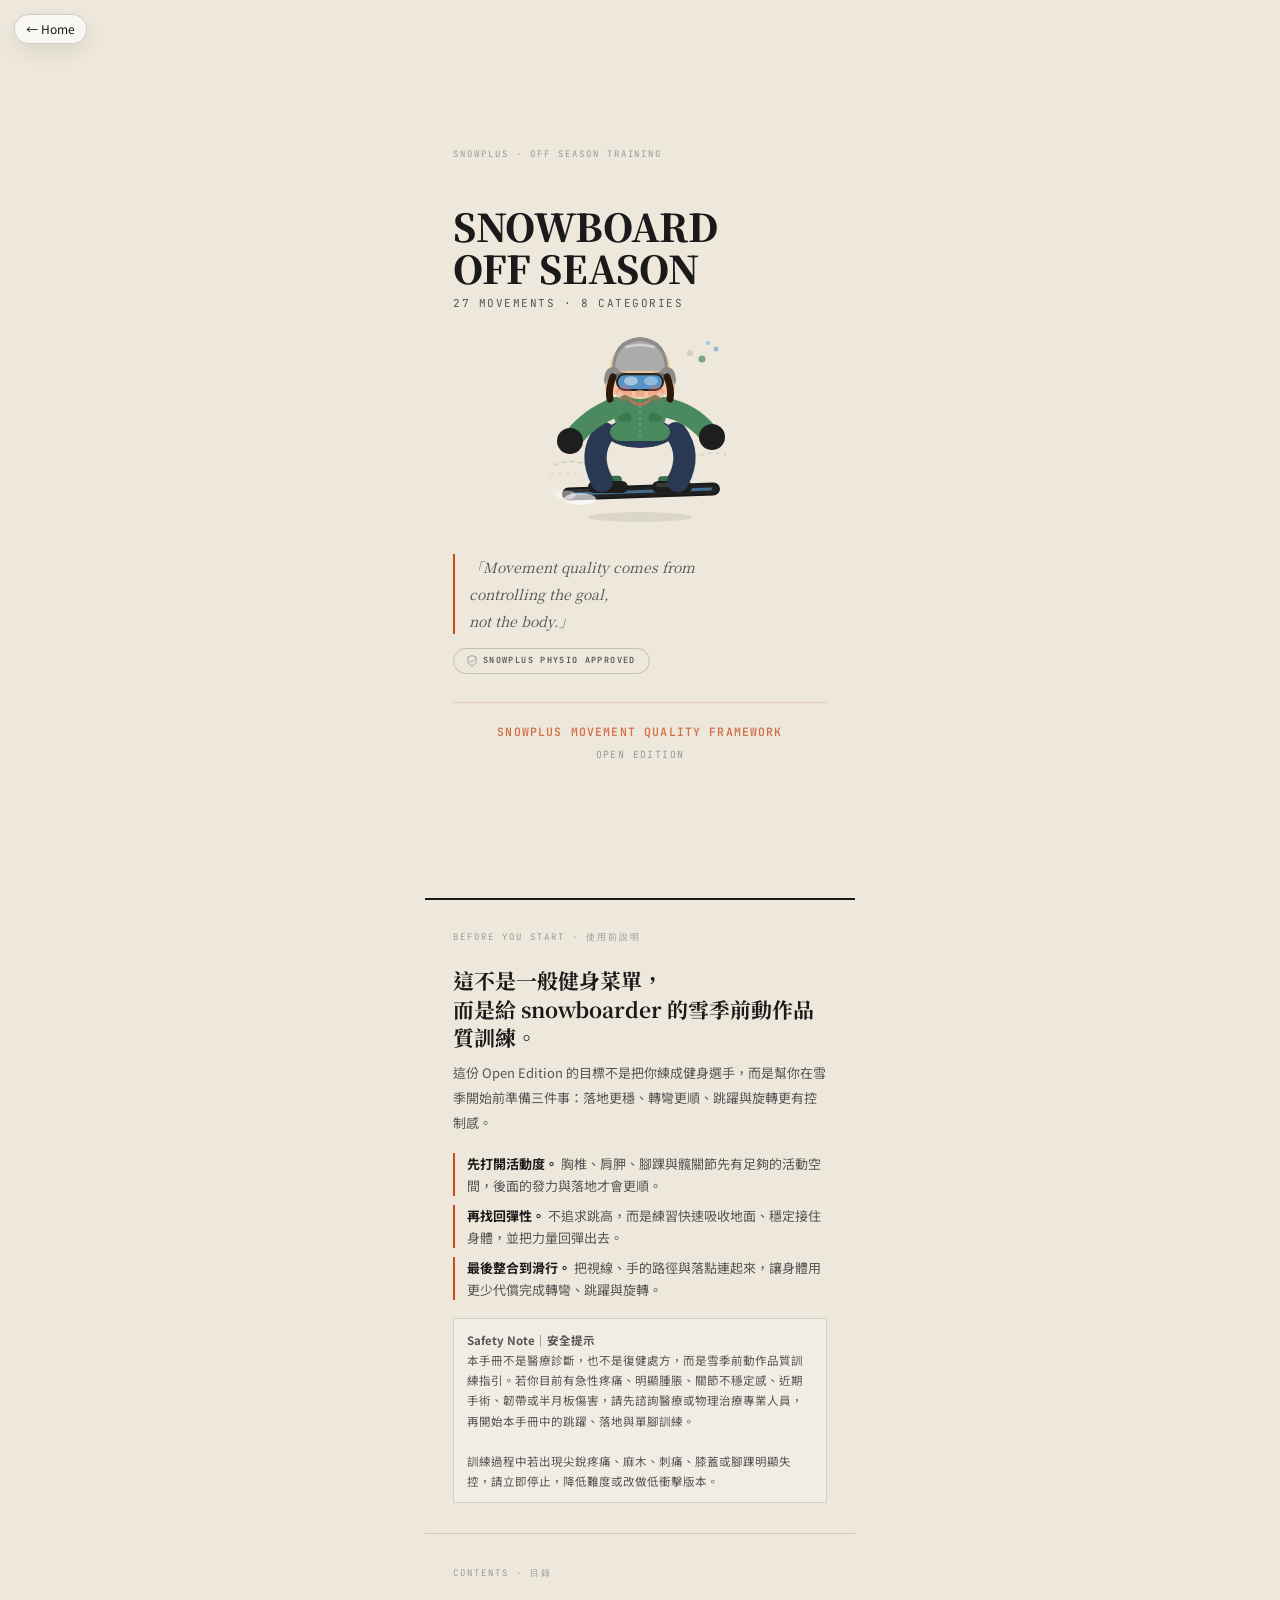
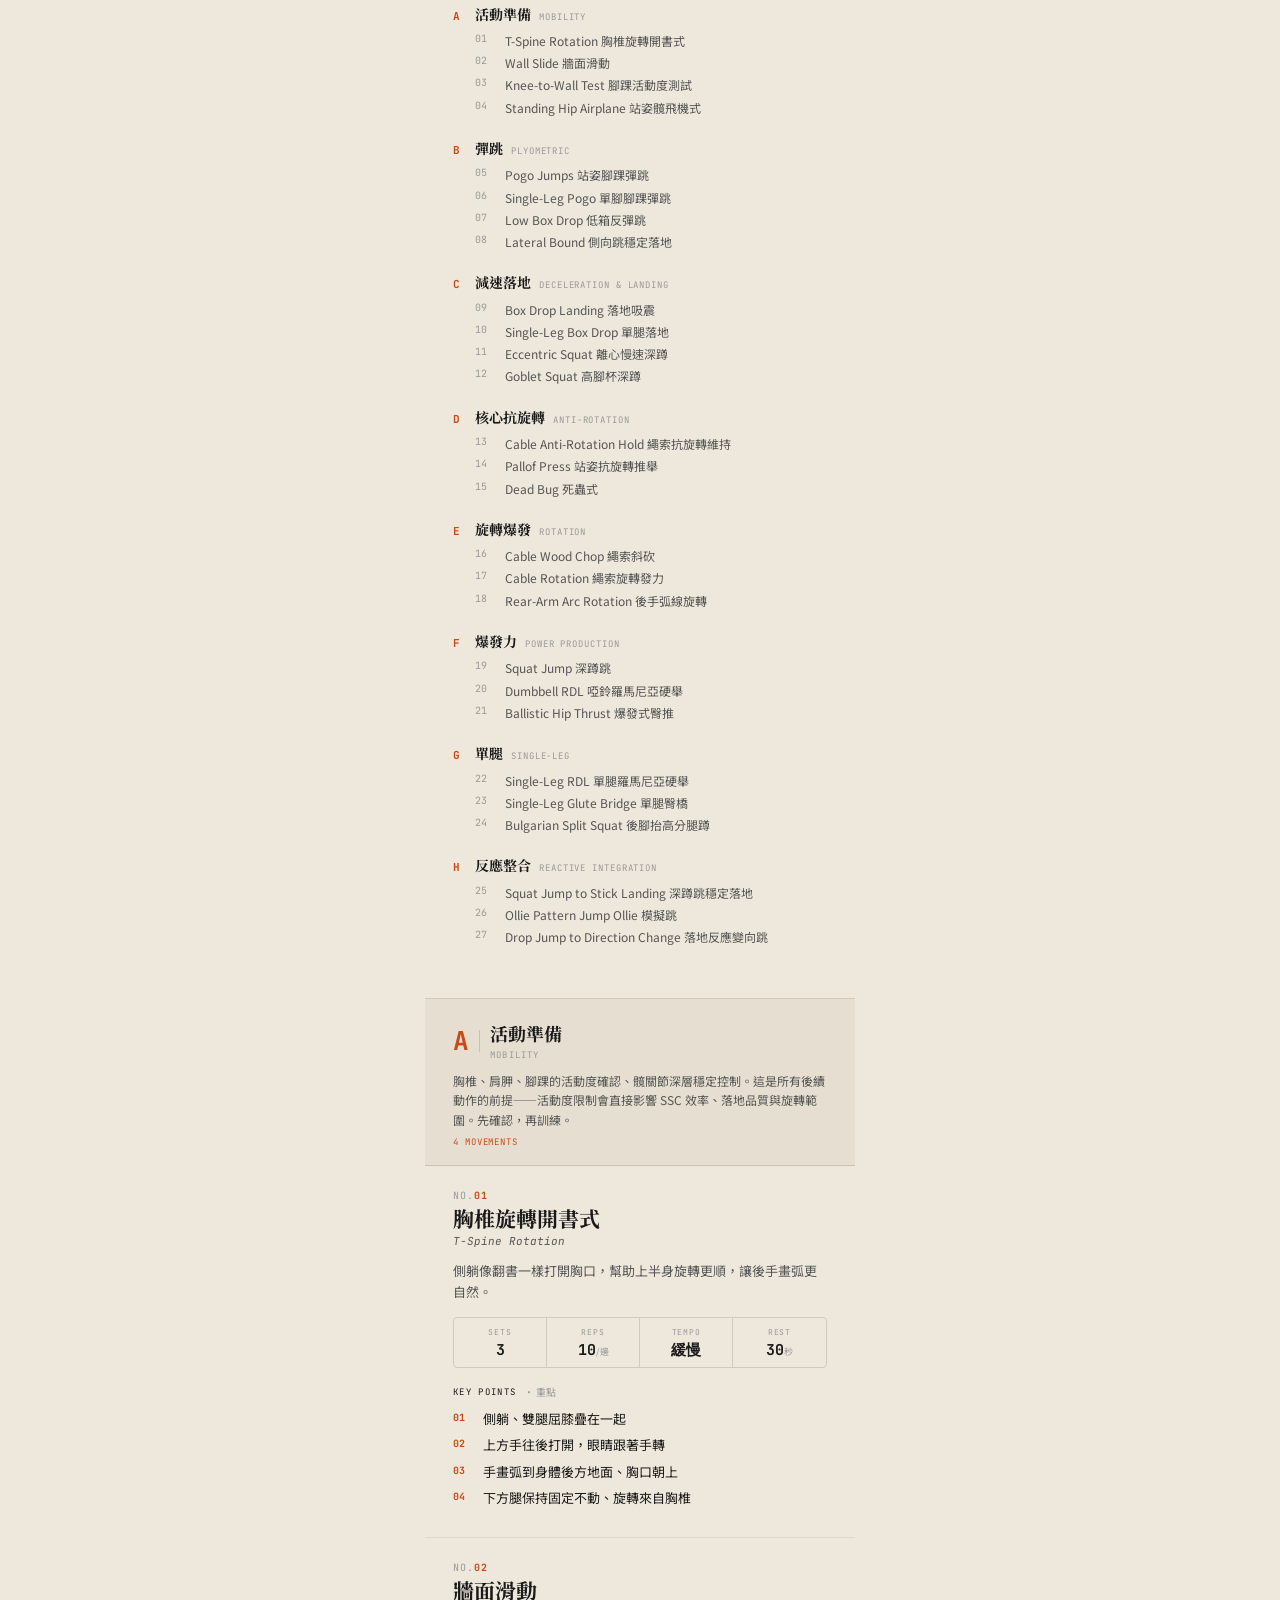
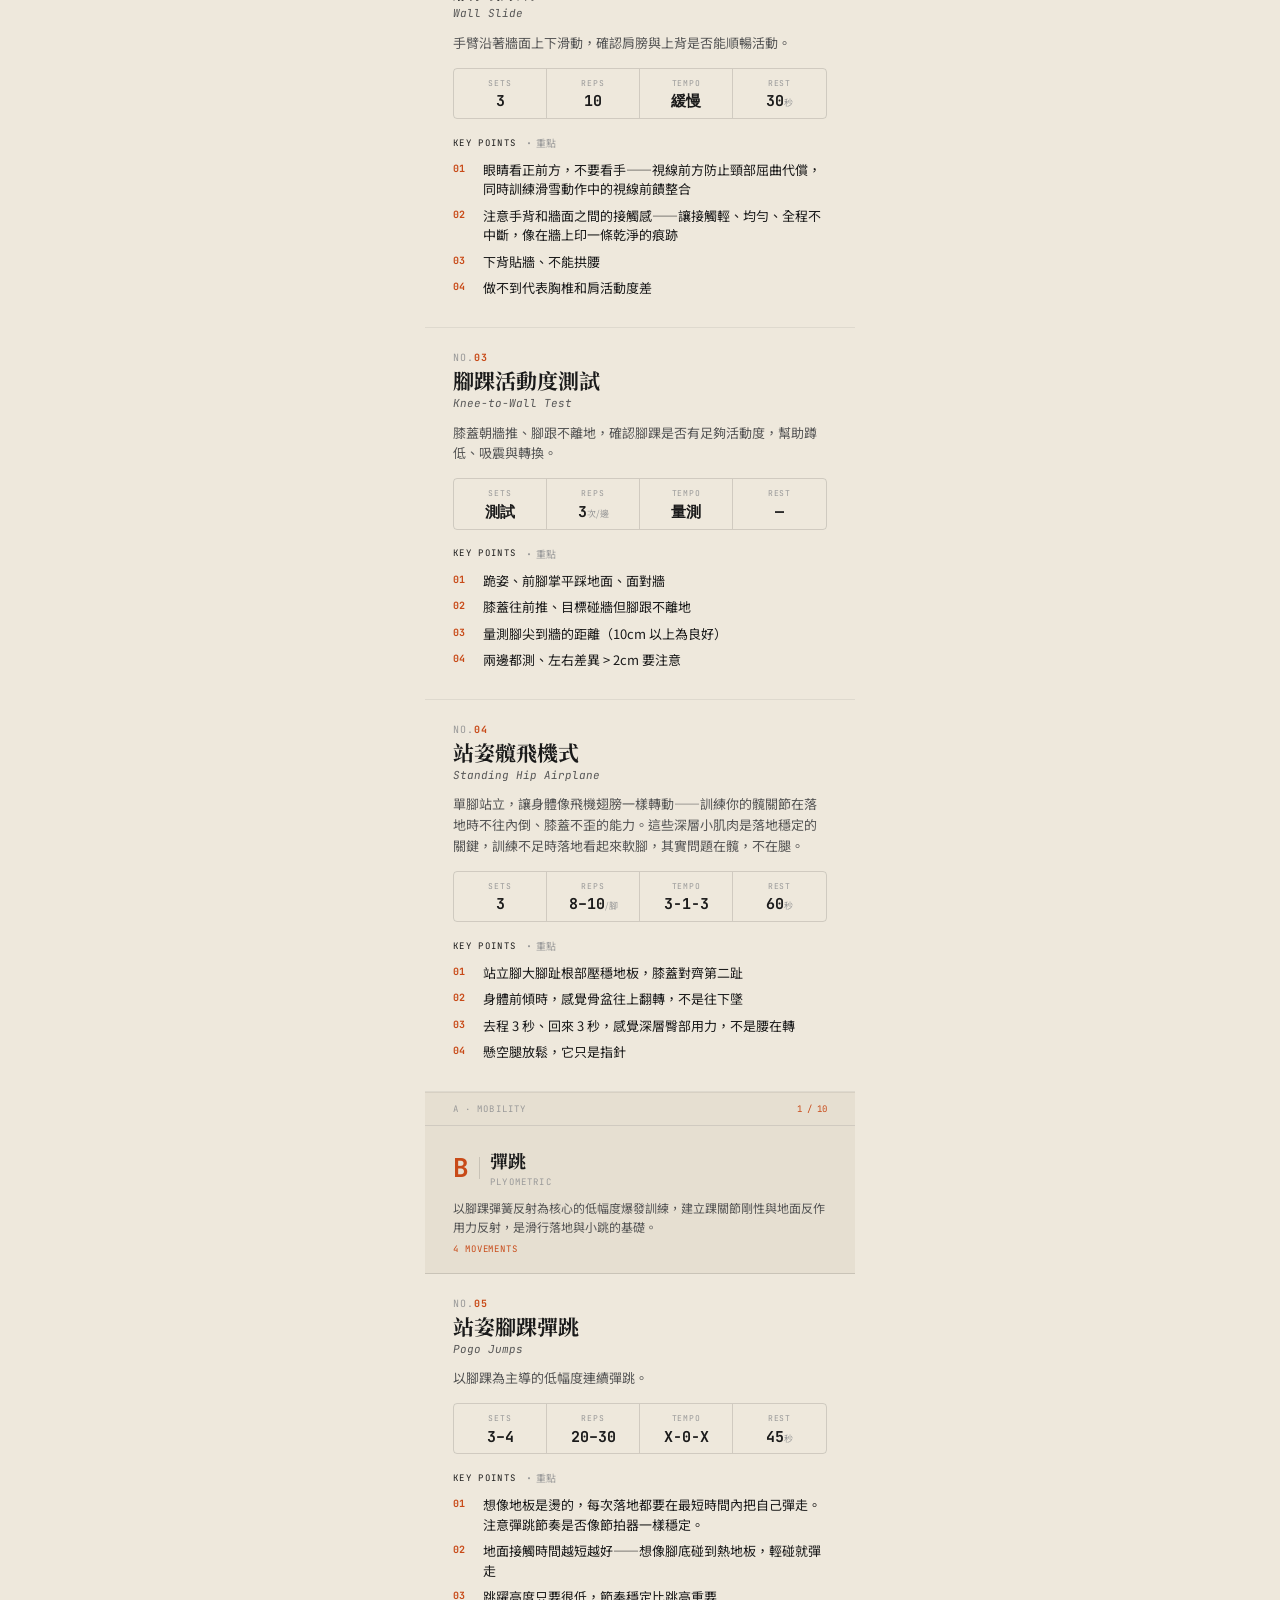
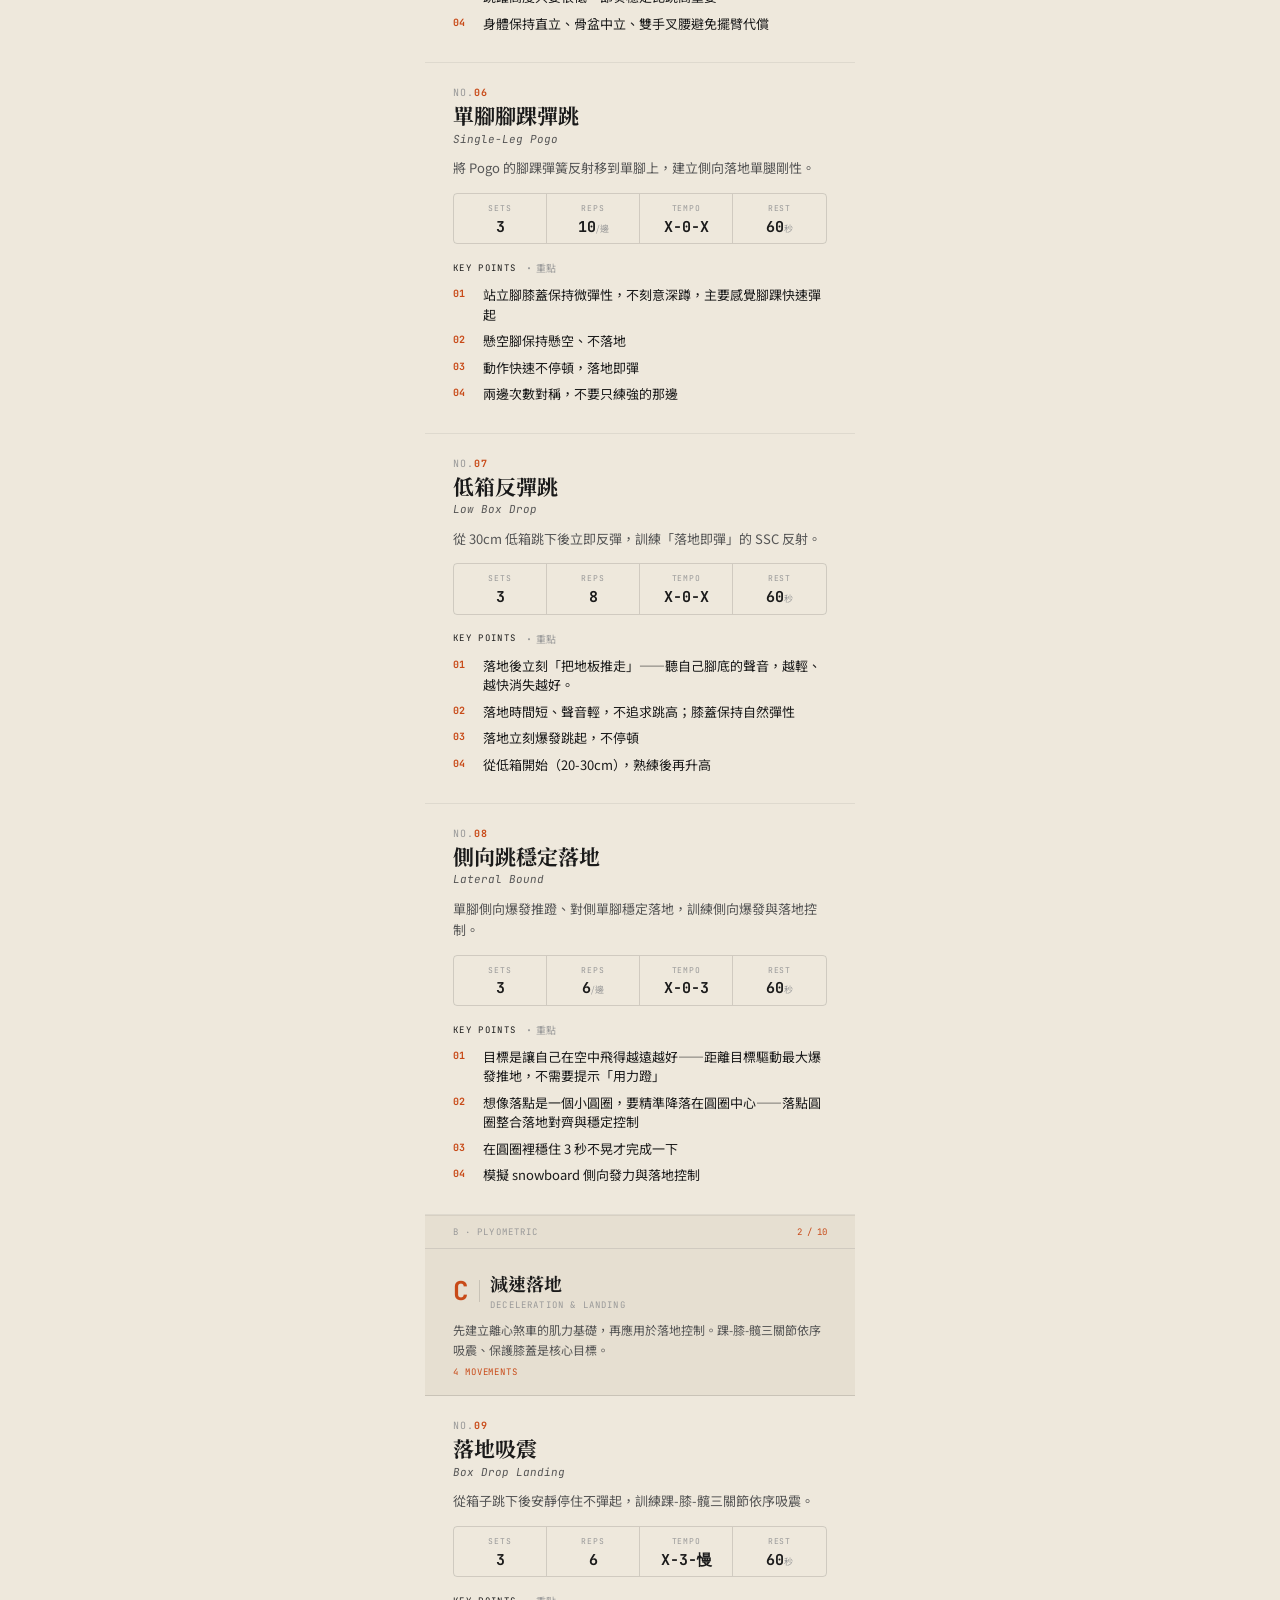
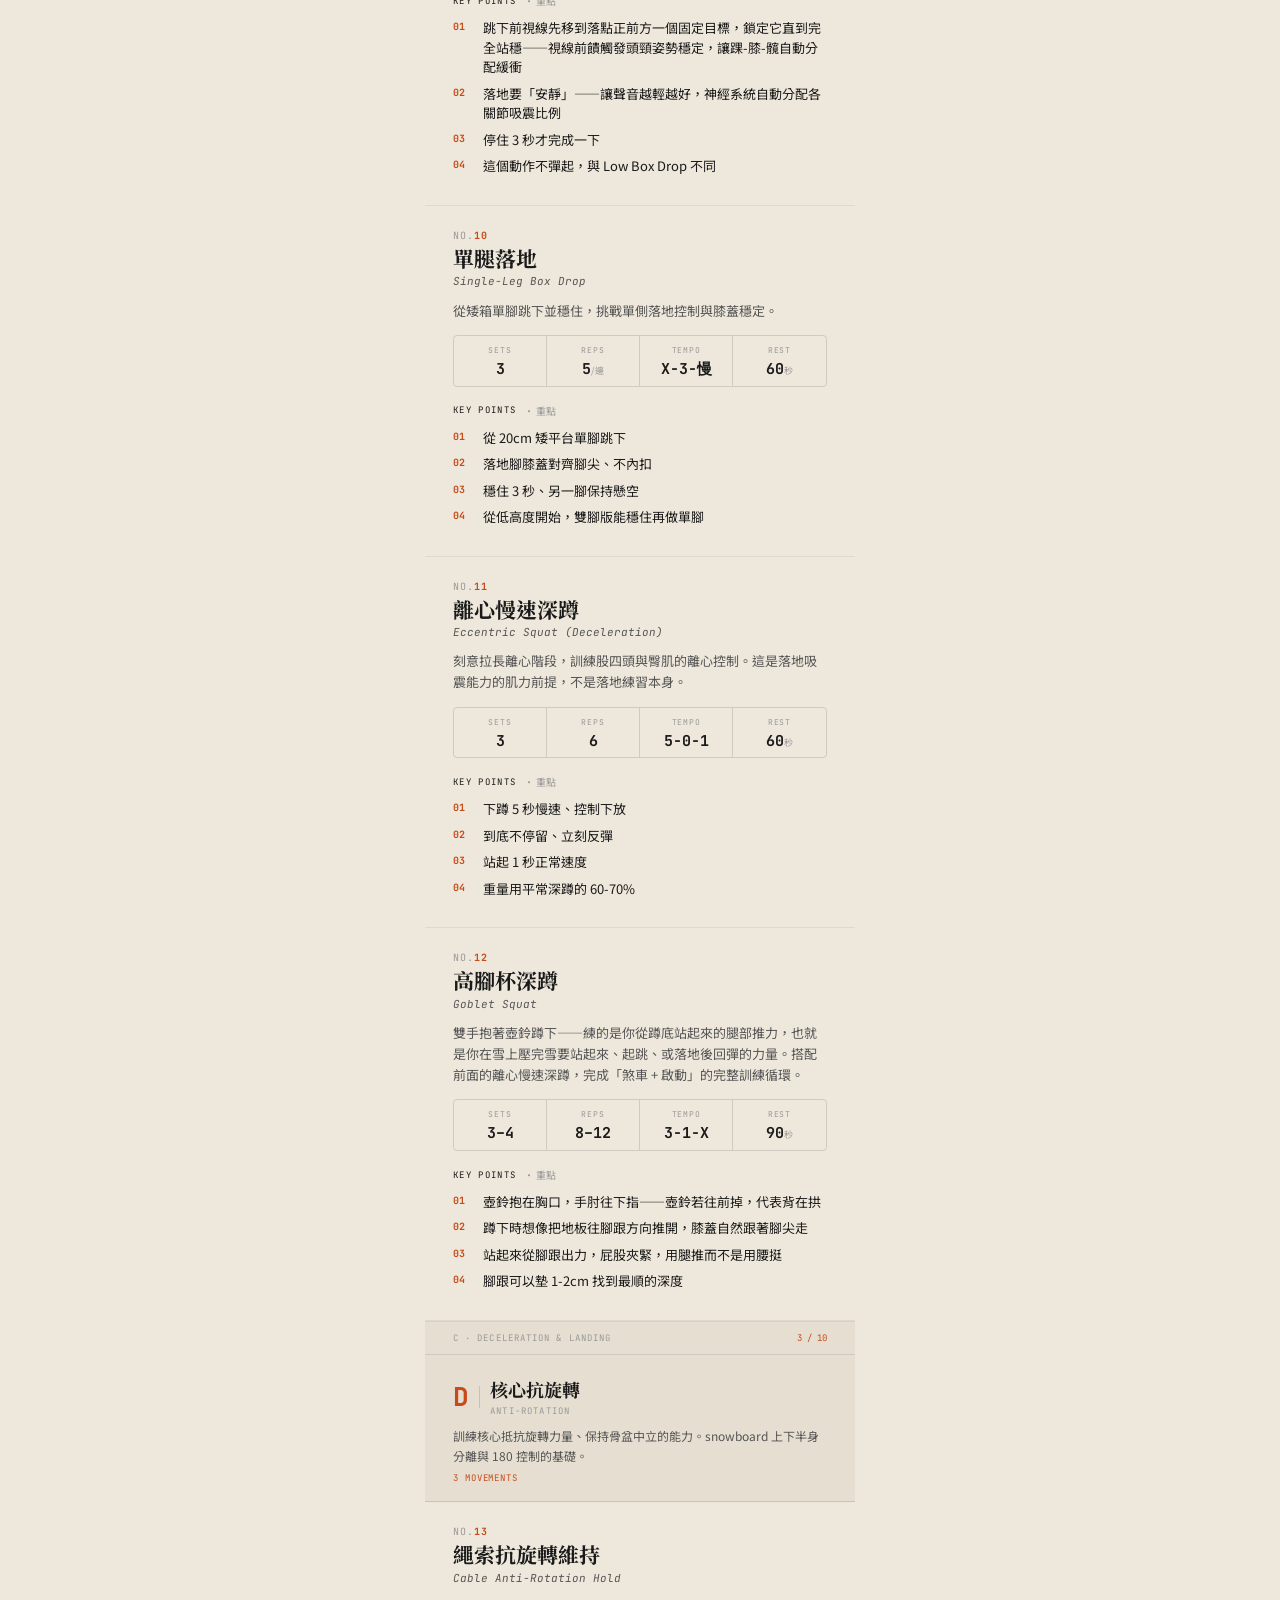
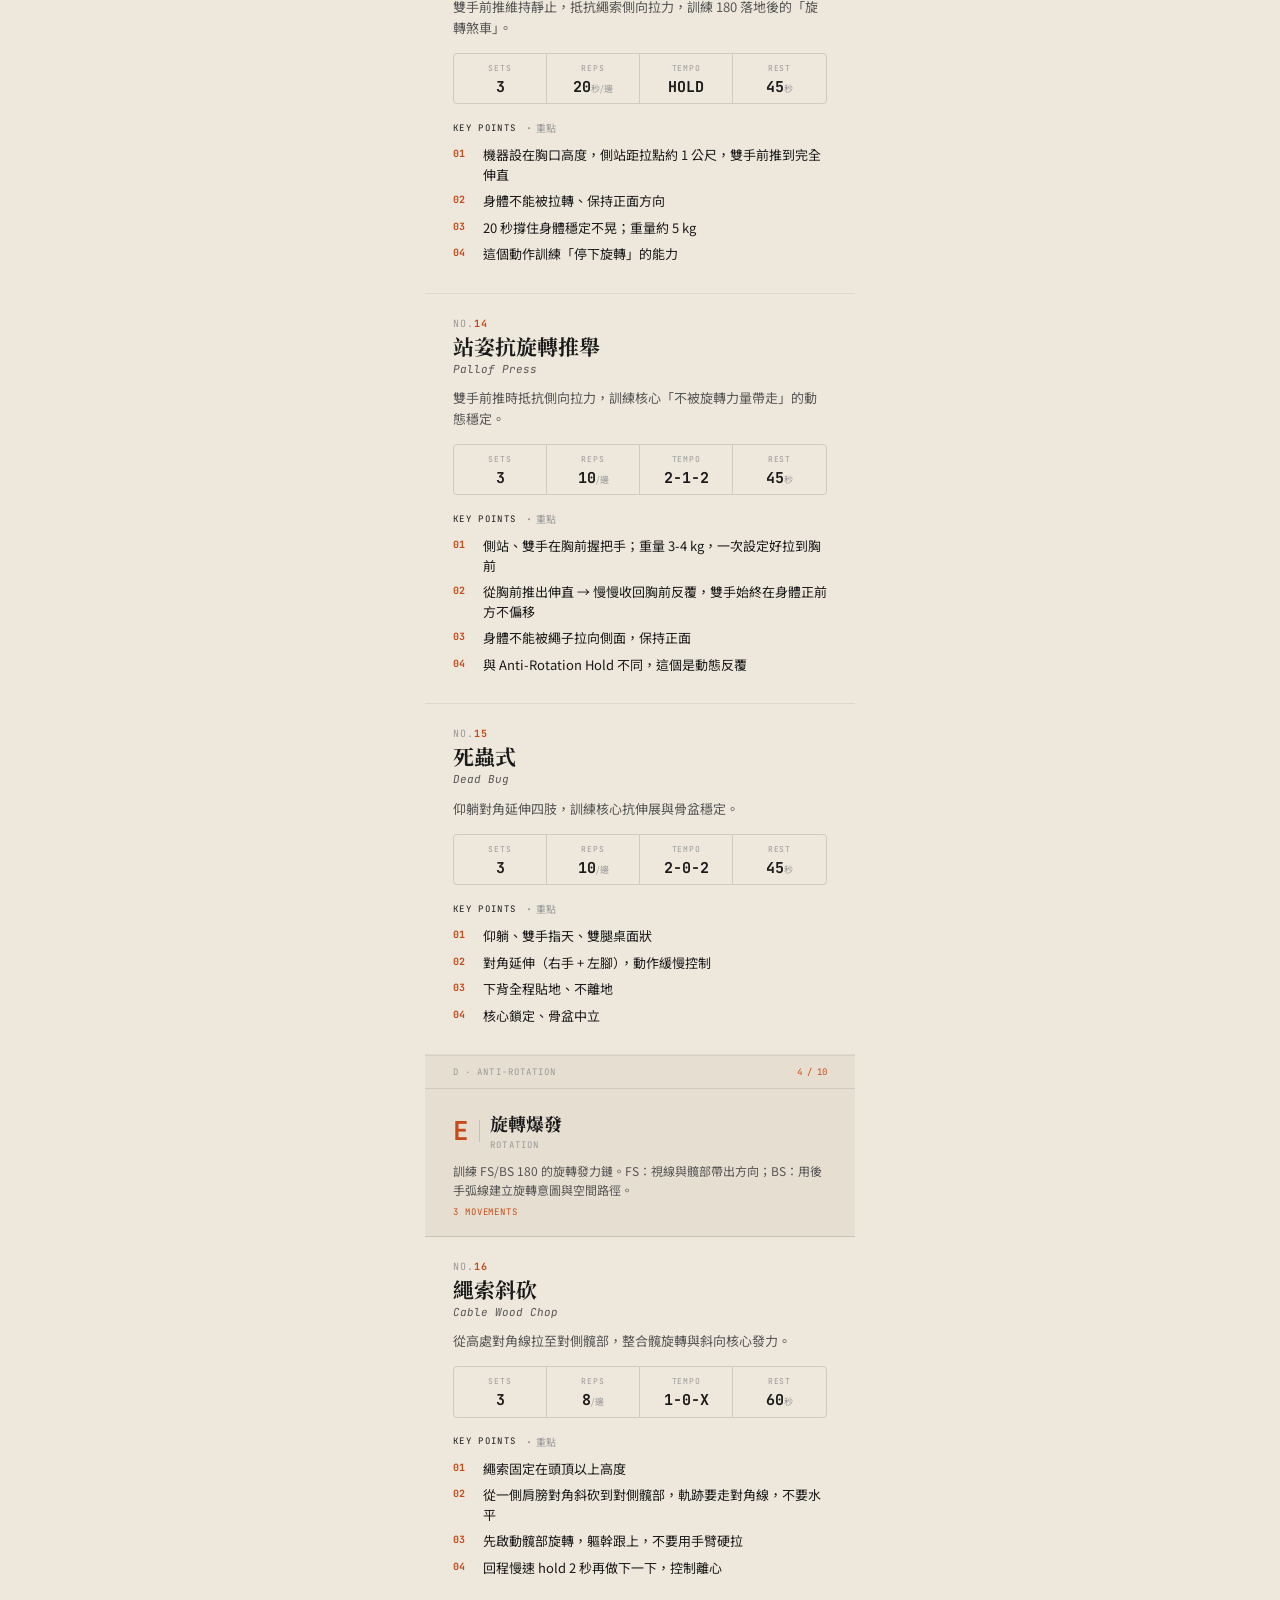
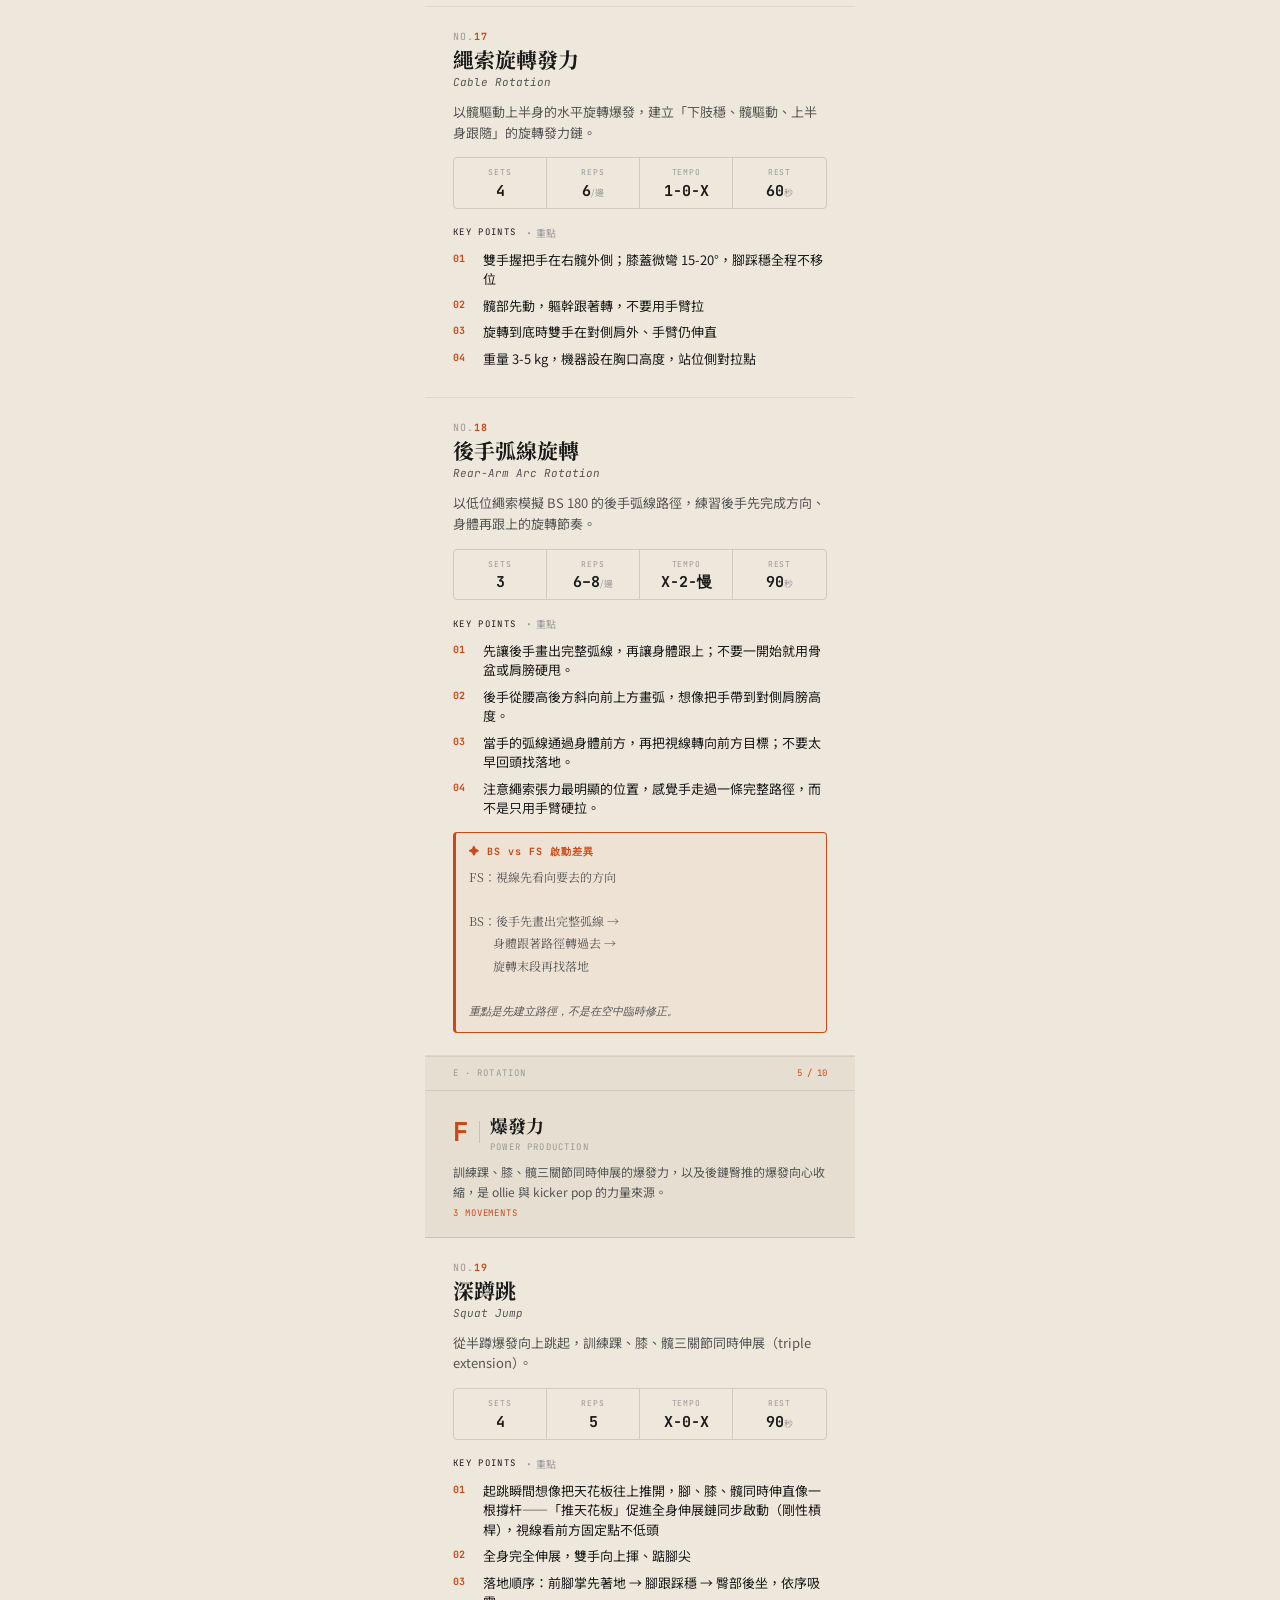
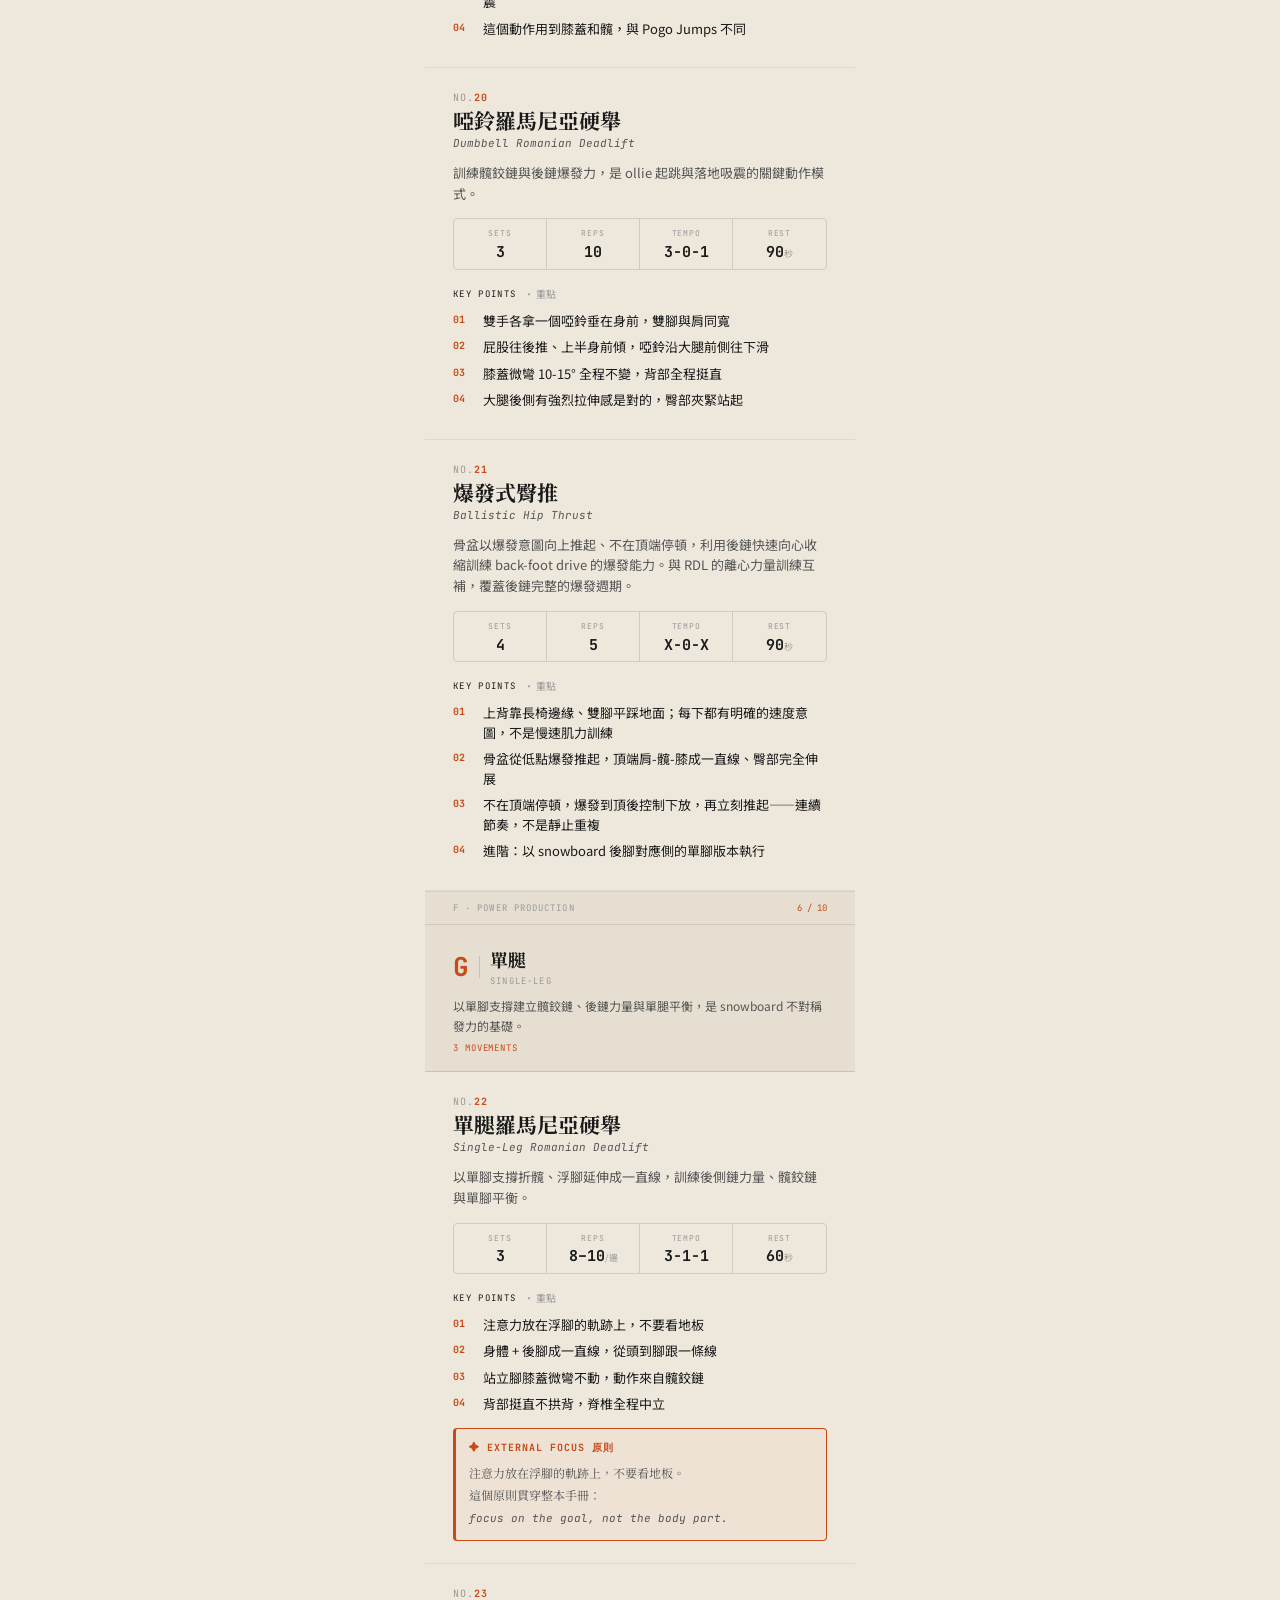
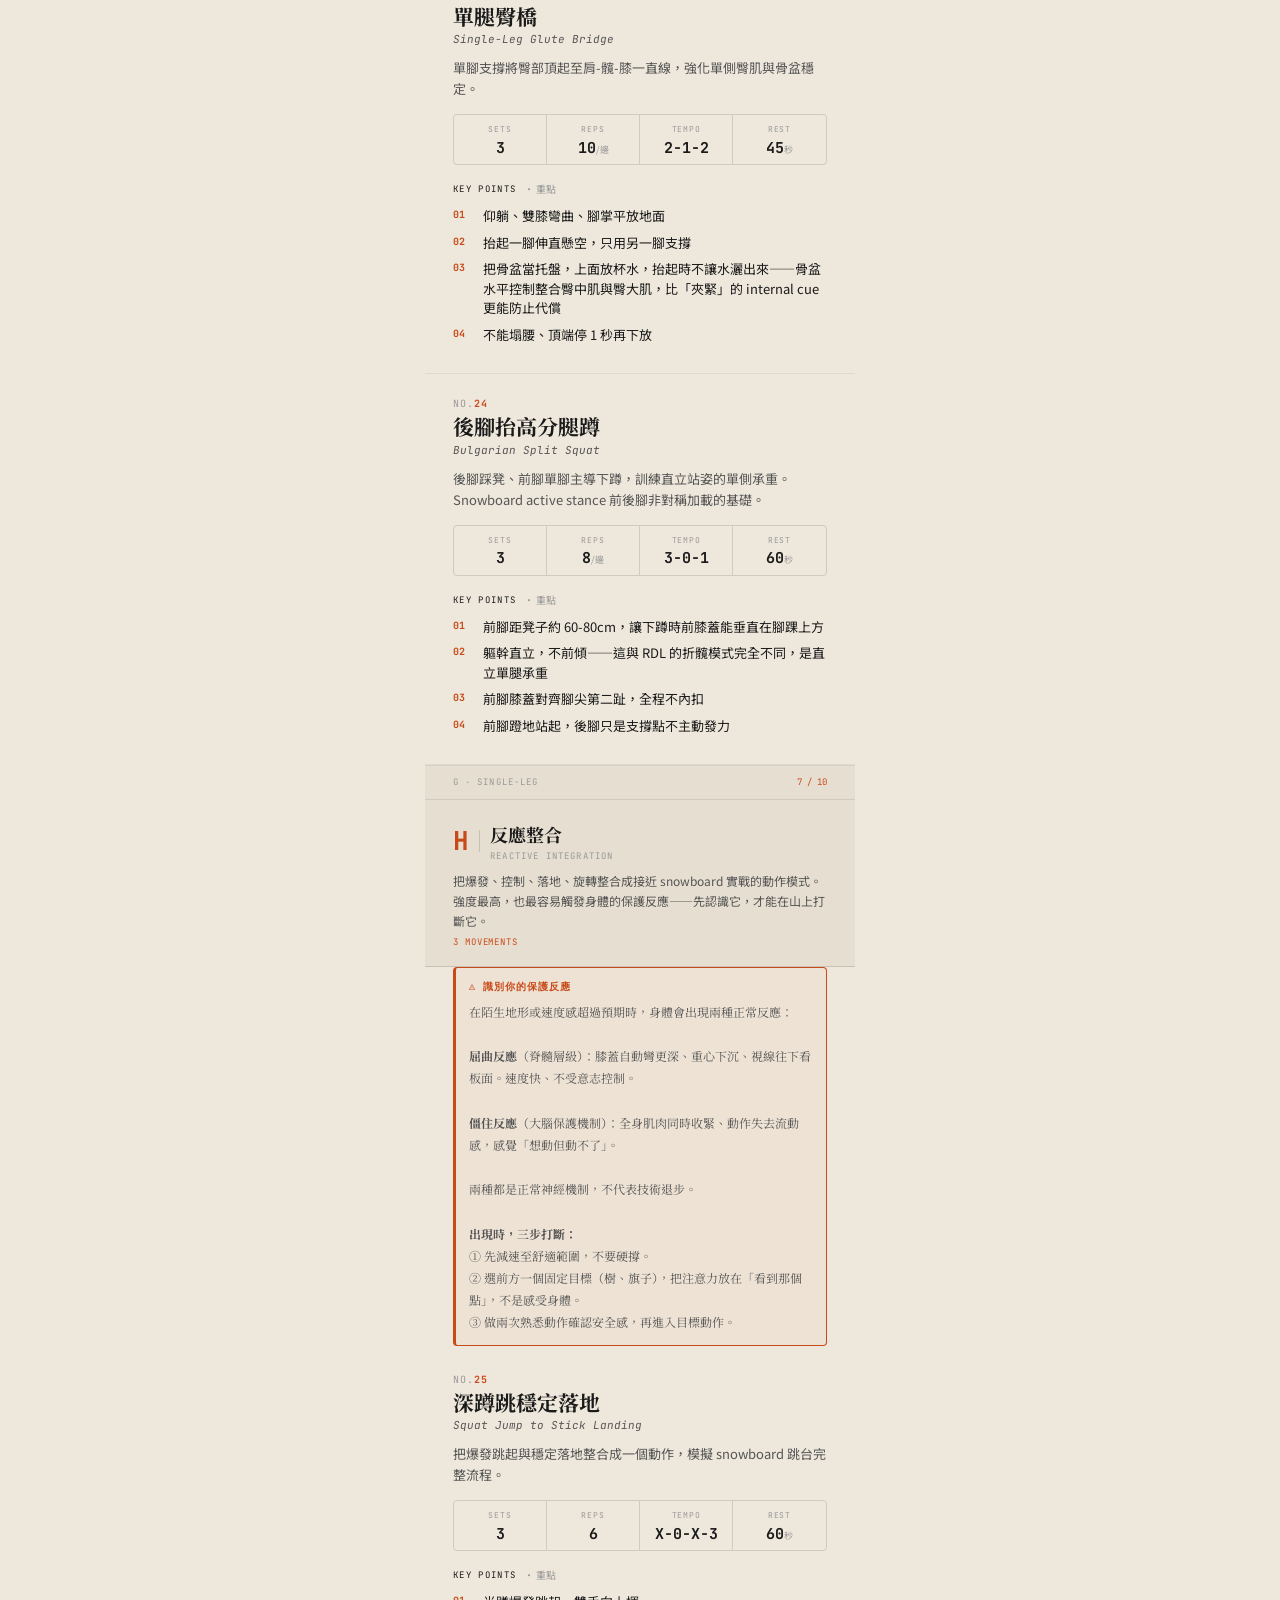
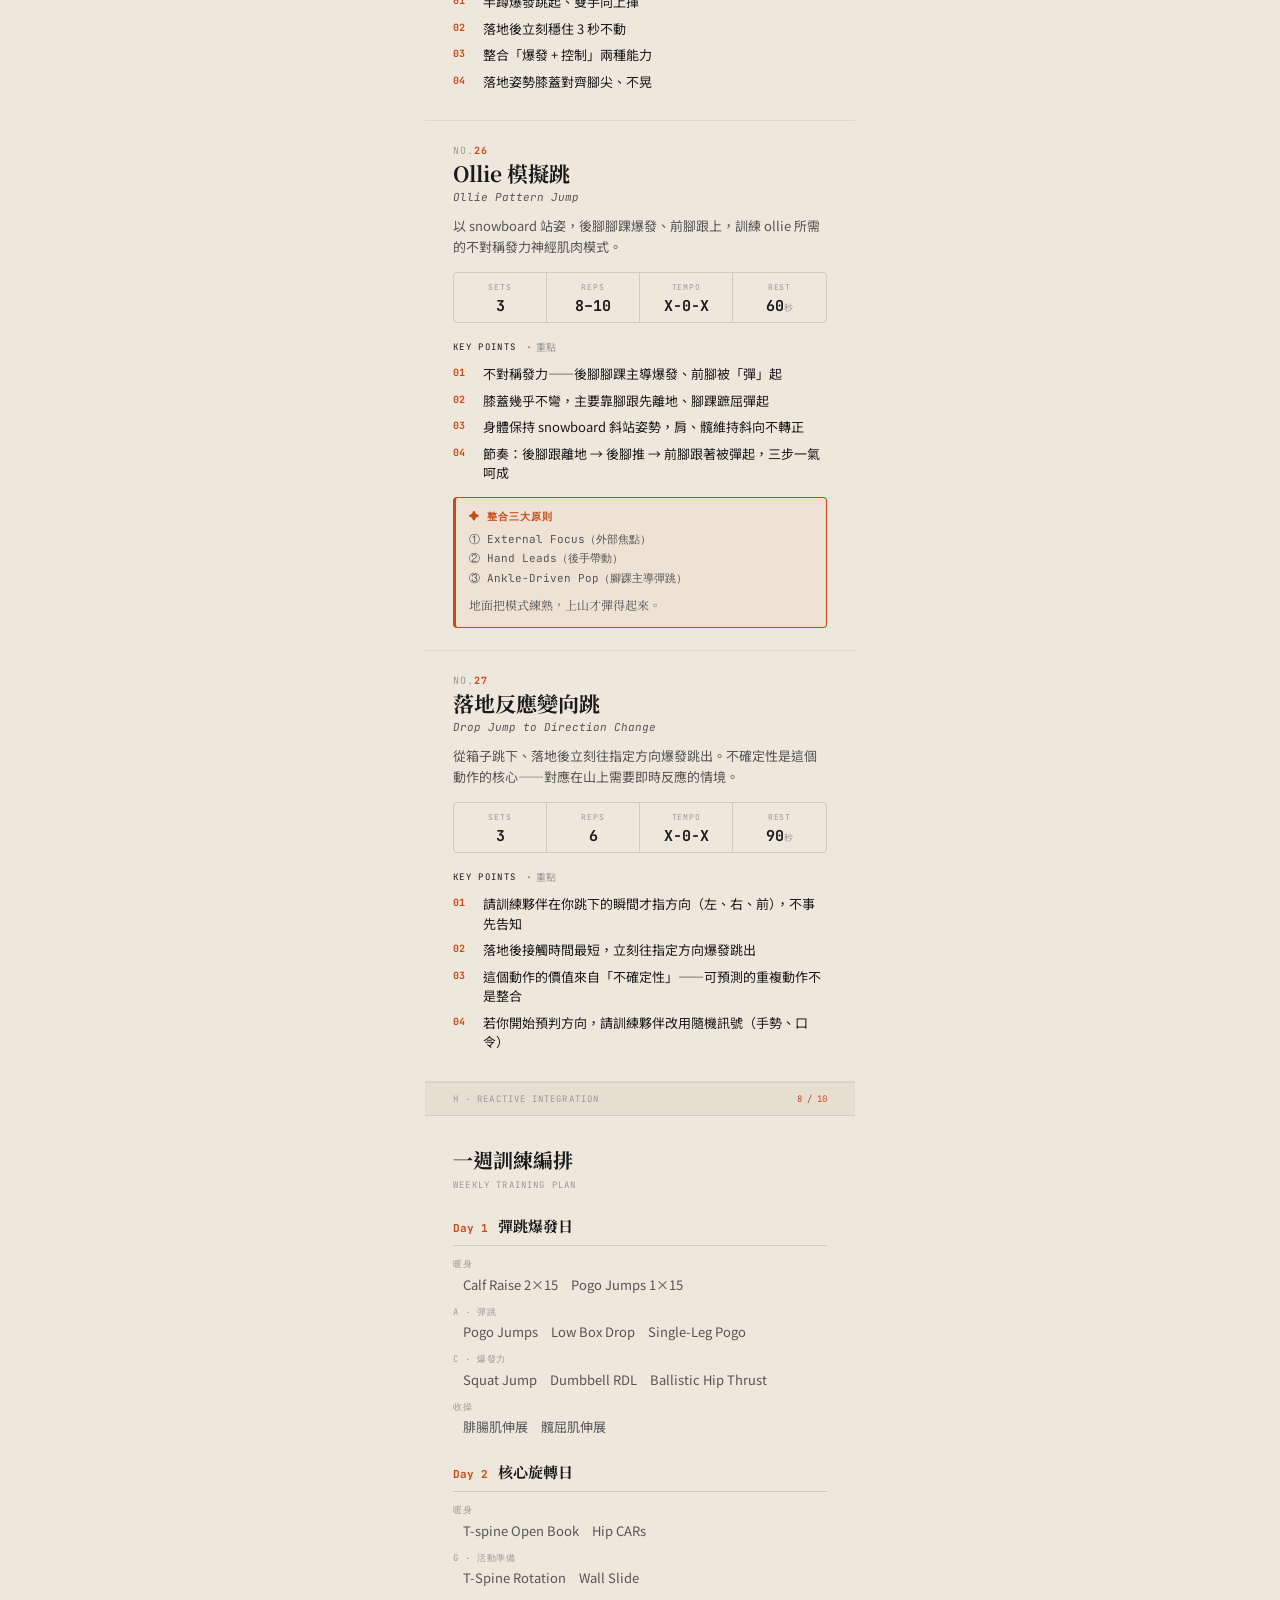
<file: open-cute/index.html>
<!DOCTYPE html>
<html lang="zh-TW">
<head>
  <meta charset="UTF-8">
  <meta name="viewport" content="width=device-width, initial-scale=1.0, maximum-scale=1.0">
  <title>SNOWBOARD OFF SEASON</title>
  <meta name="apple-mobile-web-app-capable" content="yes">
  <meta name="apple-mobile-web-app-status-bar-style" content="default">
  <meta name="apple-mobile-web-app-title" content="SP Training">
  <meta name="theme-color" content="#EEE8DC">
  <link rel="manifest" href="../manifest.json">
  <link rel="icon" href="../assets/icon-192.png?v=20260505">
  <link rel="shortcut icon" href="../assets/icon-192.png?v=20260505">
  <link rel="apple-touch-icon" href="../assets/icon-192.png?v=20260505">
  <link rel="preconnect" href="https://fonts.googleapis.com">
  <link rel="preconnect" href="https://fonts.gstatic.com" crossorigin>
  <link href="https://fonts.googleapis.com/css2?family=Noto+Serif+TC:wght@400;700;900&family=Noto+Sans+TC:wght@300;400;500&family=JetBrains+Mono:ital,wght@0,400;0,700;1,400&display=swap" rel="stylesheet">
  <style>
    :root {
      --bg: #EEE8DC;
      --bg2: #E6DFD1;
      --accent: #C84A18;
      --text: #1A1A1A;
      --mid: #555;
      --light: #999;
      --border: rgba(26,26,26,0.14);
      --border-soft: rgba(26,26,26,0.07);
    }
    * { margin:0; padding:0; box-sizing:border-box; }
    body {
      background: var(--bg);
      color: var(--text);
      font-family: 'Noto Sans TC', sans-serif;
      font-size: 15px;
      line-height: 1.6;
      max-width: 430px;
      margin: 0 auto;
      -webkit-text-size-adjust: 100%;
    }

    /* COVER */
    .cover {
      min-height: 100svh;
      display: flex;
      flex-direction: column;
      justify-content: center;
      padding: 52px 28px 40px;
      border-bottom: 2px solid var(--text);
    }
    .cover-eyebrow {
      font-family: 'JetBrains Mono', monospace;
      font-size: 9px;
      letter-spacing: 0.22em;
      color: var(--light);
      text-transform: uppercase;
      margin-bottom: 44px;
    }
    .cover-title {
      font-family: 'Noto Serif TC', serif;
      font-size: 38px;
      font-weight: 900;
      line-height: 1.1;
      letter-spacing: -0.01em;
      margin-bottom: 6px;
    }
    .cover-sub {
      font-family: 'JetBrains Mono', monospace;
      font-size: 11px;
      letter-spacing: 0.14em;
      color: var(--mid);
      margin-bottom: 40px;
    }
    .cover-quote {
      font-family: 'Noto Serif TC', serif;
      font-size: 14px;
      font-style: italic;
      color: var(--mid);
      line-height: 1.9;
      border-left: 2px solid var(--accent);
      padding-left: 14px;
      margin-bottom: 14px;
    }
    .physio-pill {
      display: inline-flex;
      align-items: center;
      gap: 6px;
      padding: 5px 13px;
      border: 1px solid rgba(26,26,26,0.2);
      border-radius: 999px;
      width: fit-content;
      font-family: 'JetBrains Mono', monospace;
      font-size: 8.5px;
      font-weight: 600;
      letter-spacing: 0.16em;
      text-transform: uppercase;
      color: var(--mid);
    }
    .physio-pill svg { opacity: 0.5; flex-shrink: 0; }
    .cover-foot {
      display: flex;
      flex-direction: column;
      align-items: center;
      gap: 6px;
      margin-top: 28px;
      padding-top: 20px;
      padding-bottom: env(safe-area-inset-bottom, 20px);
      border-top: 1px solid rgba(200, 74, 24, 0.18);
      font-family: 'JetBrains Mono', monospace;
      letter-spacing: 0.1em;
    }
    .cover-foot-badge {
      font-size: 0.72rem;
      font-weight: 600;
      color: #C84A18;
      opacity: 0.75;
      letter-spacing: 0.10em;
      text-transform: uppercase;
    }
    .cover-foot-edition {
      font-size: 0.62rem;
      color: #999;
      letter-spacing: 0.14em;
      text-transform: uppercase;
    }

    /* SNOWBOARDER ANIMATION */
    .rider-wrap {
      margin: 0 0 32px;
      display: flex;
      justify-content: center;
      align-items: flex-end;
      height: 170px;
      overflow: visible;
    }
    @keyframes float {
      0%,100% { transform: translateY(0px) rotate(-1deg); }
      50%      { transform: translateY(-8px) rotate(1deg); }
    }
    @keyframes snowfall {
      0%   { transform: translateY(-10px) translateX(0px); opacity:0; }
      20%  { opacity:1; }
      100% { transform: translateY(40px) translateX(-8px); opacity:0; }
    }
    @keyframes spray {
      0%,100% { transform: scaleX(1); opacity:0.5; }
      50%      { transform: scaleX(1.3); opacity:0.9; }
    }
    .rider-svg { animation: float 3.2s ease-in-out infinite; transform-origin: center bottom; }
    .snow-p1 { animation: snowfall 2s ease-in infinite 0s; }
    .snow-p2 { animation: snowfall 2s ease-in infinite 0.6s; }
    .snow-p3 { animation: snowfall 2s ease-in infinite 1.1s; }
    .snow-p4 { animation: snowfall 2s ease-in infinite 1.7s; }
    .spray   { animation: spray 3.2s ease-in-out infinite; transform-origin: right center; }

    /* TOC */
    .toc { padding: 32px 28px; border-bottom: 1px solid var(--border); }
    .section-label {
      font-family: 'JetBrains Mono', monospace;
      font-size: 9px;
      letter-spacing: 0.22em;
      text-transform: uppercase;
      color: var(--light);
      margin-bottom: 22px;
    }
    .toc-cat { margin-bottom: 18px; }
    .toc-cat-row {
      display: flex;
      align-items: baseline;
      gap: 8px;
      margin-bottom: 5px;
    }
    .toc-letter {
      font-family: 'JetBrains Mono', monospace;
      font-size: 11px;
      font-weight: 700;
      color: var(--accent);
      min-width: 14px;
    }
    .toc-zh { font-family: 'Noto Serif TC', serif; font-size: 14px; font-weight: 700; }
    .toc-en {
      font-family: 'JetBrains Mono', monospace;
      font-size: 9px;
      letter-spacing: 0.1em;
      color: var(--light);
    }
    .toc-moves { padding-left: 22px; }
    .toc-move {
      display: flex;
      gap: 8px;
      font-size: 12px;
      color: var(--mid);
      line-height: 1.85;
    }
    .toc-num {
      font-family: 'JetBrains Mono', monospace;
      font-size: 10px;
      color: var(--light);
      min-width: 22px;
    }

    /* CATEGORY SECTION */
    .category { border-bottom: 1px solid var(--border); }
    .cat-header {
      padding: 20px 28px 16px;
      background: var(--bg2);
      border-bottom: 1px solid var(--border);
    }
    .cat-tag { display: flex; align-items: center; gap: 10px; margin-bottom: 8px; }
    .cat-letter {
      font-family: 'JetBrains Mono', monospace;
      font-size: 26px;
      font-weight: 700;
      color: var(--accent);
      line-height: 1;
    }
    .cat-vr { width: 1px; height: 22px; background: var(--border); }
    .cat-name-zh { font-family: 'Noto Serif TC', serif; font-size: 18px; font-weight: 700; }
    .cat-name-en {
      font-family: 'JetBrains Mono', monospace;
      font-size: 9px;
      letter-spacing: 0.13em;
      color: var(--light);
    }
    .cat-desc { font-size: 12px; color: var(--mid); line-height: 1.65; }
    .cat-count {
      margin-top: 5px;
      font-family: 'JetBrains Mono', monospace;
      font-size: 9px;
      color: var(--accent);
      letter-spacing: 0.1em;
    }

    /* EXERCISE */
    .exercise {
      padding: 22px 28px;
      border-bottom: 1px solid var(--border-soft);
    }
    .exercise:last-of-type { border-bottom: none; }
    .ex-no {
      font-family: 'JetBrains Mono', monospace;
      font-size: 10px;
      color: var(--light);
      letter-spacing: 0.1em;
      margin-bottom: 2px;
    }
    .ex-no b { color: var(--accent); font-weight: 700; }
    .ex-zh { font-family: 'Noto Serif TC', serif; font-size: 21px; font-weight: 700; line-height: 1.2; margin-bottom: 2px; }
    .ex-en { font-family: 'JetBrains Mono', monospace; font-size: 11px; font-style: italic; color: var(--mid); margin-bottom: 10px; }
    .ex-desc { font-size: 13px; color: var(--mid); line-height: 1.6; margin-bottom: 14px; }

    /* TABLE */
    .ex-table {
      display: grid;
      grid-template-columns: repeat(4, 1fr);
      border: 1px solid var(--border);
      border-radius: 4px;
      overflow: hidden;
      margin-bottom: 16px;
    }
    .tc {
      padding: 8px 4px;
      text-align: center;
      border-right: 1px solid var(--border);
    }
    .tc:last-child { border-right: none; }
    .tc-label {
      display: block;
      font-family: 'JetBrains Mono', monospace;
      font-size: 8px;
      letter-spacing: 0.1em;
      color: var(--light);
      text-transform: uppercase;
      margin-bottom: 4px;
    }
    .tc-val {
      display: block;
      font-family: 'JetBrains Mono', monospace;
      font-size: 15px;
      font-weight: 700;
      line-height: 1.1;
    }
    .tc-unit { font-family: 'Noto Sans TC', sans-serif; font-size: 9px; color: var(--light); font-weight: 400; }

    /* KEY POINTS */
    .kp-head {
      display: flex;
      align-items: center;
      gap: 7px;
      margin-bottom: 9px;
    }
    .kp-label {
      font-family: 'JetBrains Mono', monospace;
      font-size: 9px;
      letter-spacing: 0.15em;
      text-transform: uppercase;
    }
    .kp-zh { font-size: 10px; color: var(--light); }
    .kp {
      display: flex;
      gap: 10px;
      margin-bottom: 7px;
      align-items: flex-start;
    }
    .kp-n {
      font-family: 'JetBrains Mono', monospace;
      font-size: 10px;
      font-weight: 700;
      color: var(--accent);
      min-width: 20px;
      padding-top: 1px;
    }
    .kp-t { font-size: 13px; line-height: 1.5; }

    /* CALLOUT */
    .callout {
      margin-top: 14px;
      padding: 11px 13px;
      border: 1px solid var(--accent);
      border-left: 3px solid var(--accent);
      border-radius: 4px;
      background: rgba(200,74,24,0.04);
    }
    .callout-title {
      font-family: 'JetBrains Mono', monospace;
      font-size: 10px;
      font-weight: 700;
      color: var(--accent);
      letter-spacing: 0.1em;
      margin-bottom: 6px;
    }
    .callout-body {
      font-family: 'Noto Serif TC', serif;
      font-size: 12px;
      line-height: 1.85;
      color: var(--mid);
    }
    .callout-body .mono {
      font-family: 'JetBrains Mono', monospace;
      font-size: 11px;
      font-style: italic;
    }
    .callout-list { list-style: none; margin-top: 4px; }
    .callout-list li {
      font-family: 'JetBrains Mono', monospace;
      font-size: 11px;
      color: var(--mid);
      margin-bottom: 2px;
    }



    /* INTRO / SAFETY */
    .intro {
      padding: 30px 28px;
      border-bottom: 1px solid var(--border);
      background: var(--bg);
    }
    .intro-title {
      font-family: 'Noto Serif TC', serif;
      font-size: 21px;
      font-weight: 700;
      line-height: 1.35;
      margin-bottom: 10px;
    }
    .intro-body {
      font-size: 13px;
      color: var(--mid);
      line-height: 1.9;
      margin-bottom: 18px;
    }
    .intro-list {
      display: grid;
      gap: 9px;
      margin-bottom: 18px;
    }
    .intro-item {
      border-left: 2px solid var(--accent);
      padding-left: 12px;
      font-size: 13px;
      line-height: 1.65;
      color: var(--mid);
    }
    .intro-item b {
      color: var(--text);
      font-weight: 700;
    }
    .safety-note {
      padding: 11px 13px;
      border: 1px solid var(--border);
      background: rgba(255,255,255,0.22);
      font-size: 11.5px;
      color: var(--mid);
      line-height: 1.75;
    }

    /* SECTION FOOTER */
    .sec-foot {
      display: flex;
      justify-content: space-between;
      padding: 9px 28px;
      background: var(--bg2);
      border-top: 1px solid var(--border-soft);
    }
    .sf-cat { font-family: 'JetBrains Mono', monospace; font-size: 9px; letter-spacing: 0.12em; color: var(--light); }
    .sf-pg { font-family: 'JetBrains Mono', monospace; font-size: 9px; color: var(--accent); }

    /* SCHEDULE */
    .schedule { padding: 28px; border-bottom: 1px solid var(--border); }
    .schedule-title { font-family: 'Noto Serif TC', serif; font-size: 20px; font-weight: 700; margin-bottom: 2px; }
    .schedule-en {
      font-family: 'JetBrains Mono', monospace;
      font-size: 9px;
      letter-spacing: 0.13em;
      color: var(--light);
      margin-bottom: 22px;
    }
    .day { margin-bottom: 22px; }
    .day-head {
      display: flex;
      align-items: baseline;
      gap: 10px;
      padding-bottom: 7px;
      border-bottom: 1px solid var(--border);
      margin-bottom: 11px;
    }
    .day-tag { font-family: 'JetBrains Mono', monospace; font-size: 11px; font-weight: 700; color: var(--accent); }
    .day-name { font-family: 'Noto Serif TC', serif; font-size: 15px; font-weight: 700; }
    .seg { margin-bottom: 9px; }
    .seg-label {
      font-family: 'JetBrains Mono', monospace;
      font-size: 9px;
      letter-spacing: 0.1em;
      color: var(--light);
      text-transform: uppercase;
      margin-bottom: 2px;
    }
    .seg-items { font-size: 13px; color: var(--mid); line-height: 1.7; padding-left: 10px; }

    /* CLOSING */
    .closing {
      min-height: 55svh;
      display: flex;
      flex-direction: column;
      justify-content: center;
      padding: 48px 28px;
    }
    .closing-eyebrow {
      font-family: 'JetBrains Mono', monospace;
      font-size: 9px;
      letter-spacing: 0.2em;
      color: var(--light);
      text-transform: uppercase;
      margin-bottom: 24px;
    }
    .closing-lead { font-family: 'Noto Serif TC', serif; font-size: 16px; line-height: 1.9; margin-bottom: 18px; }
    .closing-quote {
      font-family: 'JetBrains Mono', monospace;
      font-size: 14px;
      font-style: italic;
      color: var(--accent);
      line-height: 1.7;
      margin-bottom: 20px;
    }
    .closing-body { font-size: 13px; color: var(--mid); line-height: 1.9; }
    .closing-mark {
      margin-top: 40px;
      font-family: 'JetBrains Mono', monospace;
      font-size: 9px;
      color: var(--light);
      letter-spacing: 0.1em;
    }
  </style>
</head>
<body>

<style id="snowplus-app-nav-style">
  .snowplus-app-back{position:fixed;left:14px;top:14px;z-index:99999;display:inline-flex;align-items:center;gap:6px;padding:8px 11px;border:1px solid rgba(26,26,26,.18);border-radius:999px;background:rgba(250,248,244,.92);backdrop-filter:blur(10px);color:#1A1A1A;text-decoration:none;font-family:-apple-system,BlinkMacSystemFont,"Noto Sans TC",sans-serif;font-size:12px;line-height:1;box-shadow:0 8px 20px rgba(0,0,0,.08)}
  .snowplus-app-back:hover{background:#fff}
  @media print{.snowplus-app-back{display:none}}
</style>
<a class="snowplus-app-back" href="../index.html">← Home</a>


<!-- ══ COVER ══ -->
<section class="cover">
  <div class="cover-eyebrow">SnowPlus · Off Season Training</div>
  <h1 class="cover-title">SNOWBOARD<br>OFF SEASON</h1>
  <div class="cover-sub">27 MOVEMENTS · 8 CATEGORIES</div>

  <!-- 小妮可滑雪動畫（卡通填色版 v2 — 灰盔藍鏡綠夾克跳躍姿勢） -->
  <div class="rider-wrap">
    <svg class="rider-svg" width="220" height="185" viewBox="0 0 220 185" fill="none" xmlns="http://www.w3.org/2000/svg">

      <!-- 雪花粒子 -->
      <circle class="snow-p1" cx="172" cy="22" r="3.5" fill="#4A8A5E" opacity="0.7"/>
      <circle class="snow-p2" cx="186" cy="12" r="2.5" fill="#5B9ED4" opacity="0.6"/>
      <circle class="snow-p3" cx="160" cy="16" r="3"   fill="#1A1A1A" opacity="0.12"/>
      <circle class="snow-p4" cx="178" cy="6"  r="2"   fill="#5B9ED4" opacity="0.5"/>

      <!-- 空中動感線條 -->
      <path d="M 24 128 Q 40 122 52 126" stroke="#1A1A1A" stroke-width="1.5" stroke-dasharray="4 4" stroke-linecap="round" fill="none" opacity="0.13"/>
      <path d="M 20 138 Q 38 134 50 138" stroke="#1A1A1A" stroke-width="1"   stroke-dasharray="3 5" stroke-linecap="round" fill="none" opacity="0.1"/>
      <path d="M 170 118 Q 184 114 196 118" stroke="#1A1A1A" stroke-width="1.5" stroke-dasharray="4 4" stroke-linecap="round" fill="none" opacity="0.11"/>

      <!-- 離地陰影（顯示人在空中） -->
      <ellipse cx="110" cy="180" rx="52" ry="5" fill="#1A1A1A" opacity="0.09"/>

      <!-- 雪板（空中，輕微仰角） -->
      <rect x="32" y="148" width="158" height="13" rx="6.5" fill="#1A1A1A" transform="rotate(-2 110 154)"/>
      <rect x="35" y="150" width="152" height="9"  rx="4.5" fill="#222" transform="rotate(-2 110 154)"/>
      <rect x="40" y="153" width="142" height="3"  rx="1.5" fill="#5B9ED4" opacity="0.6" transform="rotate(-2 110 154)"/>
      <!-- 板面高光 -->
      <rect x="40" y="150" width="50" height="3" rx="1.5" fill="white" opacity="0.08" transform="rotate(-2 110 154)"/>

      <!-- 固定器 -->
      <rect x="64"  y="139" width="28" height="11" rx="4" fill="#3A6E4C" transform="rotate(-2 78 144)"/>
      <rect x="128" y="139" width="28" height="11" rx="4" fill="#3A6E4C" transform="rotate(-2 142 144)"/>

      <!-- 靴子（圓胖） -->
      <rect x="58"  y="144" width="40" height="12" rx="6" fill="#1E1E1E"/>
      <rect x="122" y="144" width="40" height="12" rx="6" fill="#1E1E1E"/>
      <rect x="62"  y="146" width="16" height="4" rx="2" fill="white" opacity="0.12"/>
      <rect x="126" y="146" width="16" height="4" rx="2" fill="white" opacity="0.12"/>

      <!-- 腿（跳躍姿勢：膝蓋向上彎） -->
      <!-- 前腿（左） -->
      <path d="M 72 144 Q 58 118 74 96" stroke="#2A3A54" stroke-width="22" stroke-linecap="round" fill="none"/>
      <!-- 後腿（右） -->
      <path d="M 148 144 Q 162 118 146 96" stroke="#2A3A54" stroke-width="22" stroke-linecap="round" fill="none"/>
      <!-- 褲子胯部 -->
      <ellipse cx="110" cy="96" rx="34" ry="15" fill="#2A3A54"/>

      <!-- 綠色夾克身體 -->
      <rect x="80" y="86" width="60" height="18" rx="10" fill="#4A8A5E"/>
      <rect x="84" y="56" width="52" height="40" rx="18" fill="#4A8A5E"/>
      <!-- 夾克深色細節 -->
      <rect x="88"  y="76" width="13" height="9" rx="3" fill="#3A7A4E"/>
      <rect x="119" y="76" width="13" height="9" rx="3" fill="#3A7A4E"/>
      <!-- 拉鍊 -->
      <line x1="110" y1="62" x2="110" y2="100" stroke="white" stroke-width="1.5" stroke-dasharray="3 3" opacity="0.2"/>

      <!-- 前手臂（左，往前斜下伸展） -->
      <path d="M 86 70 Q 60 80 44 100" stroke="#4A8A5E" stroke-width="20" stroke-linecap="round" fill="none"/>
      <circle cx="40" cy="104" r="13" fill="#1E1E1E"/>
      <ellipse cx="34" cy="100" rx="5" ry="4" fill="#1E1E1E"/>

      <!-- 後手臂（右，往後斜上伸展） -->
      <path d="M 134 70 Q 162 76 178 96" stroke="#4A8A5E" stroke-width="20" stroke-linecap="round" fill="none"/>
      <circle cx="182" cy="100" r="13" fill="#1E1E1E"/>
      <ellipse cx="188" cy="96" rx="5" ry="4" fill="#1E1E1E"/>

      <!-- 頸部 -->
      <ellipse cx="110" cy="54" rx="12" ry="8" fill="#F2C49A"/>

      <!-- 大頭（chibi） -->
      <circle cx="110" cy="32" r="30" fill="#F2C49A"/>

      <!-- 安全帽（灰色/銀色） -->
      <path d="M 82 34 Q 82 2 110 0 Q 138 2 138 34 Z" fill="#8C8C8C"/>
      <path d="M 85 34 Q 85 6 110 4 Q 135 6 135 34 Z" fill="#ABABAB"/>
      <!-- 帽頂亮澤 -->
      <path d="M 96 10 Q 110 6 124 10" stroke="white" stroke-width="2.5" stroke-linecap="round" fill="none" opacity="0.45"/>
      <!-- 帽沿 -->
      <path d="M 82 32 Q 110 42 138 32 L 138 36 Q 110 46 82 36 Z" fill="#8C8C8C"/>
      <!-- 耳蓋 -->
      <ellipse cx="83"  cy="42" rx="9" ry="12" fill="#8C8C8C"/>
      <ellipse cx="137" cy="42" rx="9" ry="12" fill="#8C8C8C"/>

      <!-- 耳朵 -->
      <circle cx="83"  cy="50" r="8" fill="#F2C49A"/>
      <circle cx="137" cy="50" r="8" fill="#F2C49A"/>

      <!-- 頭髮（帽沿下） -->
      <path d="M 83 40 Q 78 52 80 62" stroke="#2E1A0A" stroke-width="7" stroke-linecap="round" fill="none"/>
      <path d="M 137 40 Q 142 52 140 62" stroke="#2E1A0A" stroke-width="7" stroke-linecap="round" fill="none"/>

      <!-- 護目鏡（藍色） -->
      <rect x="86" y="36" width="48" height="18" rx="9" fill="#222"/>
      <rect x="88" y="38" width="44" height="14" rx="7" fill="#5B9ED4" opacity="0.92"/>
      <!-- 鏡片反光 -->
      <ellipse cx="101" cy="44" rx="7" ry="4.5" fill="white" opacity="0.45"/>
      <ellipse cx="121" cy="44" rx="7" ry="4.5" fill="white" opacity="0.35"/>
      <!-- 護目鏡外框細節 -->
      <rect x="86" y="36" width="48" height="3" rx="3" fill="#333" opacity="0.4"/>

      <!-- 臉頰紅暈 -->
      <circle cx="94"  cy="56" r="8" fill="#F06858" opacity="0.3"/>
      <circle cx="126" cy="56" r="8" fill="#F06858" opacity="0.3"/>

      <!-- 鼻子 -->
      <ellipse cx="110" cy="56" rx="5" ry="3.5" fill="#E0A080" opacity="0.65"/>

      <!-- 微笑（跳起來很開心） -->
      <path d="M 100 63 Q 110 72 120 63" stroke="#C07058" stroke-width="2.5" stroke-linecap="round" fill="none"/>

      <!-- 噴雪（板下） -->
      <g class="spray">
        <ellipse cx="50" cy="162" rx="16" ry="6" fill="white" opacity="0.65"/>
        <ellipse cx="36" cy="158" rx="10" ry="4.5" fill="white" opacity="0.45"/>
        <ellipse cx="26" cy="155" rx="6"  ry="3.5" fill="white" opacity="0.28"/>
      </g>

    </svg>
  </div>

  <div class="cover-quote">
    「Movement quality comes from<br>
    controlling the goal,<br>
    not the body.」
  </div>
  <div class="physio-pill">
    <svg width="10" height="12" viewBox="0 0 11 13" fill="none" xmlns="http://www.w3.org/2000/svg">
      <path d="M5.5 0.5L1 2.2V6.1C1 8.85 3 11.43 5.5 12.1C8 11.43 10 8.85 10 6.1V2.2L5.5 0.5Z" stroke="#555" stroke-width="1.1" stroke-linejoin="round"/>
      <path d="M3.2 6.3L4.8 7.9L7.8 4.9" stroke="#555" stroke-width="1.1" stroke-linecap="round" stroke-linejoin="round"/>
    </svg>
    SNOWPLUS PHYSIO APPROVED
  </div>
  <div class="cover-foot">
    <span class="cover-foot-badge">SnowPlus Movement Quality Framework</span>
    <span class="cover-foot-edition">Open Edition</span>
  </div>
</section>

<!-- ══ INTRO ══ -->
<section class="intro">
  <div class="section-label">Before You Start · 使用前說明</div>
  <div class="intro-title">這不是一般健身菜單，<br>而是給 snowboarder 的雪季前動作品質訓練。</div>
  <div class="intro-body">
    這份 Open Edition 的目標不是把你練成健身選手，而是幫你在雪季開始前準備三件事：落地更穩、轉彎更順、跳躍與旋轉更有控制感。
  </div>
  <div class="intro-list">
    <div class="intro-item"><b>先打開活動度。</b> 胸椎、肩胛、腳踝與髖關節先有足夠的活動空間，後面的發力與落地才會更順。</div>
    <div class="intro-item"><b>再找回彈性。</b> 不追求跳高，而是練習快速吸收地面、穩定接住身體，並把力量回彈出去。</div>
    <div class="intro-item"><b>最後整合到滑行。</b> 把視線、手的路徑與落點連起來，讓身體用更少代償完成轉彎、跳躍與旋轉。</div>
  </div>
  <div class="safety-note">
    <b>Safety Note｜安全提示</b><br>
    本手冊不是醫療診斷，也不是復健處方，而是雪季前動作品質訓練指引。若你目前有急性疼痛、明顯腫脹、關節不穩定感、近期手術、韌帶或半月板傷害，請先諮詢醫療或物理治療專業人員，再開始本手冊中的跳躍、落地與單腳訓練。<br><br>
    訓練過程中若出現尖銳疼痛、麻木、刺痛、膝蓋或腳踝明顯失控，請立即停止，降低難度或改做低衝擊版本。
  </div>
</section>

<!-- ══ TOC ══ -->
<section class="toc">
  <div class="section-label">Contents · 目錄</div>

  <div class="toc-cat">
    <div class="toc-cat-row">
      <span class="toc-letter">A</span>
      <span class="toc-zh">活動準備</span>
      <span class="toc-en">MOBILITY</span>
    </div>
    <div class="toc-moves">
      <div class="toc-move"><span class="toc-num">01</span><span>T-Spine Rotation 胸椎旋轉開書式</span></div>
      <div class="toc-move"><span class="toc-num">02</span><span>Wall Slide 牆面滑動</span></div>
      <div class="toc-move"><span class="toc-num">03</span><span>Knee-to-Wall Test 腳踝活動度測試</span></div>
      <div class="toc-move"><span class="toc-num">04</span><span>Standing Hip Airplane 站姿髖飛機式</span></div>
    </div>
  </div>

  <div class="toc-cat">
    <div class="toc-cat-row">
      <span class="toc-letter">B</span>
      <span class="toc-zh">彈跳</span>
      <span class="toc-en">PLYOMETRIC</span>
    </div>
    <div class="toc-moves">
      <div class="toc-move"><span class="toc-num">05</span><span>Pogo Jumps 站姿腳踝彈跳</span></div>
      <div class="toc-move"><span class="toc-num">06</span><span>Single-Leg Pogo 單腳腳踝彈跳</span></div>
      <div class="toc-move"><span class="toc-num">07</span><span>Low Box Drop 低箱反彈跳</span></div>
      <div class="toc-move"><span class="toc-num">08</span><span>Lateral Bound 側向跳穩定落地</span></div>
    </div>
  </div>

  <div class="toc-cat">
    <div class="toc-cat-row">
      <span class="toc-letter">C</span>
      <span class="toc-zh">減速落地</span>
      <span class="toc-en">DECELERATION &amp; LANDING</span>
    </div>
    <div class="toc-moves">
      <div class="toc-move"><span class="toc-num">09</span><span>Box Drop Landing 落地吸震</span></div>
      <div class="toc-move"><span class="toc-num">10</span><span>Single-Leg Box Drop 單腿落地</span></div>
      <div class="toc-move"><span class="toc-num">11</span><span>Eccentric Squat 離心慢速深蹲</span></div>
      <div class="toc-move"><span class="toc-num">12</span><span>Goblet Squat 高腳杯深蹲</span></div>
    </div>
  </div>

  <div class="toc-cat">
    <div class="toc-cat-row">
      <span class="toc-letter">D</span>
      <span class="toc-zh">核心抗旋轉</span>
      <span class="toc-en">ANTI-ROTATION</span>
    </div>
    <div class="toc-moves">
      <div class="toc-move"><span class="toc-num">13</span><span>Cable Anti-Rotation Hold 繩索抗旋轉維持</span></div>
      <div class="toc-move"><span class="toc-num">14</span><span>Pallof Press 站姿抗旋轉推舉</span></div>
      <div class="toc-move"><span class="toc-num">15</span><span>Dead Bug 死蟲式</span></div>
    </div>
  </div>

  <div class="toc-cat">
    <div class="toc-cat-row">
      <span class="toc-letter">E</span>
      <span class="toc-zh">旋轉爆發</span>
      <span class="toc-en">ROTATION</span>
    </div>
    <div class="toc-moves">
      <div class="toc-move"><span class="toc-num">16</span><span>Cable Wood Chop 繩索斜砍</span></div>
      <div class="toc-move"><span class="toc-num">17</span><span>Cable Rotation 繩索旋轉發力</span></div>
      <div class="toc-move"><span class="toc-num">18</span><span>Rear-Arm Arc Rotation 後手弧線旋轉</span></div>
    </div>
  </div>

  <div class="toc-cat">
    <div class="toc-cat-row">
      <span class="toc-letter">F</span>
      <span class="toc-zh">爆發力</span>
      <span class="toc-en">POWER PRODUCTION</span>
    </div>
    <div class="toc-moves">
      <div class="toc-move"><span class="toc-num">19</span><span>Squat Jump 深蹲跳</span></div>
      <div class="toc-move"><span class="toc-num">20</span><span>Dumbbell RDL 啞鈴羅馬尼亞硬舉</span></div>
      <div class="toc-move"><span class="toc-num">21</span><span>Ballistic Hip Thrust 爆發式臀推</span></div>
    </div>
  </div>

  <div class="toc-cat">
    <div class="toc-cat-row">
      <span class="toc-letter">G</span>
      <span class="toc-zh">單腿</span>
      <span class="toc-en">SINGLE-LEG</span>
    </div>
    <div class="toc-moves">
      <div class="toc-move"><span class="toc-num">22</span><span>Single-Leg RDL 單腿羅馬尼亞硬舉</span></div>
      <div class="toc-move"><span class="toc-num">23</span><span>Single-Leg Glute Bridge 單腿臀橋</span></div>
      <div class="toc-move"><span class="toc-num">24</span><span>Bulgarian Split Squat 後腳抬高分腿蹲</span></div>
    </div>
  </div>

  <div class="toc-cat">
    <div class="toc-cat-row">
      <span class="toc-letter">H</span>
      <span class="toc-zh">反應整合</span>
      <span class="toc-en">REACTIVE INTEGRATION</span>
    </div>
    <div class="toc-moves">
      <div class="toc-move"><span class="toc-num">25</span><span>Squat Jump to Stick Landing 深蹲跳穩定落地</span></div>
      <div class="toc-move"><span class="toc-num">26</span><span>Ollie Pattern Jump Ollie 模擬跳</span></div>
      <div class="toc-move"><span class="toc-num">27</span><span>Drop Jump to Direction Change 落地反應變向跳</span></div>
    </div>
  </div>
</section>

<!-- ══ G · MOBILITY ══ -->
<section class="category">
  <div class="cat-header">
    <div class="cat-tag">
      <span class="cat-letter">A</span>
      <div class="cat-vr"></div>
      <div>
        <div class="cat-name-zh">活動準備</div>
        <div class="cat-name-en">MOBILITY</div>
      </div>
    </div>
    <div class="cat-desc">胸椎、肩胛、腳踝的活動度確認、髖關節深層穩定控制。這是所有後續動作的前提——活動度限制會直接影響 SSC 效率、落地品質與旋轉範圍。先確認，再訓練。</div>
    <div class="cat-count">4 MOVEMENTS</div>
  </div>

  <div class="exercise">
    <div class="ex-no">NO.<b>01</b></div>
    <div class="ex-zh">胸椎旋轉開書式</div>
    <div class="ex-en">T-Spine Rotation</div>
    <div class="ex-desc">側躺像翻書一樣打開胸口，幫助上半身旋轉更順，讓後手畫弧更自然。</div>
    <div class="ex-table">
      <div class="tc"><span class="tc-label">SETS</span><span class="tc-val">3</span></div>
      <div class="tc"><span class="tc-label">REPS</span><span class="tc-val">10<span class="tc-unit">/邊</span></span></div>
      <div class="tc"><span class="tc-label">TEMPO</span><span class="tc-val">緩慢</span></div>
      <div class="tc"><span class="tc-label">REST</span><span class="tc-val">30<span class="tc-unit">秒</span></span></div>
    </div>
    <div class="kp-head"><span class="kp-label">KEY POINTS</span><span class="kp-zh">· 重點</span></div>
    <div class="kp"><span class="kp-n">01</span><span class="kp-t">側躺、雙腿屈膝疊在一起</span></div>
    <div class="kp"><span class="kp-n">02</span><span class="kp-t">上方手往後打開，眼睛跟著手轉</span></div>
    <div class="kp"><span class="kp-n">03</span><span class="kp-t">手畫弧到身體後方地面、胸口朝上</span></div>
    <div class="kp"><span class="kp-n">04</span><span class="kp-t">下方腿保持固定不動、旋轉來自胸椎</span></div>
  </div>

  <div class="exercise">
    <div class="ex-no">NO.<b>02</b></div>
    <div class="ex-zh">牆面滑動</div>
    <div class="ex-en">Wall Slide</div>
    <div class="ex-desc">手臂沿著牆面上下滑動，確認肩膀與上背是否能順暢活動。</div>
    <div class="ex-table">
      <div class="tc"><span class="tc-label">SETS</span><span class="tc-val">3</span></div>
      <div class="tc"><span class="tc-label">REPS</span><span class="tc-val">10</span></div>
      <div class="tc"><span class="tc-label">TEMPO</span><span class="tc-val">緩慢</span></div>
      <div class="tc"><span class="tc-label">REST</span><span class="tc-val">30<span class="tc-unit">秒</span></span></div>
    </div>
    <div class="kp-head"><span class="kp-label">KEY POINTS</span><span class="kp-zh">· 重點</span></div>
    <div class="kp"><span class="kp-n">01</span><span class="kp-t">眼睛看正前方，不要看手——視線前方防止頸部屈曲代償，同時訓練滑雪動作中的視線前饋整合</span></div>
    <div class="kp"><span class="kp-n">02</span><span class="kp-t">注意手背和牆面之間的接觸感——讓接觸輕、均勻、全程不中斷，像在牆上印一條乾淨的痕跡</span></div>
    <div class="kp"><span class="kp-n">03</span><span class="kp-t">下背貼牆、不能拱腰</span></div>
    <div class="kp"><span class="kp-n">04</span><span class="kp-t">做不到代表胸椎和肩活動度差</span></div>
  </div>

  <div class="exercise">
    <div class="ex-no">NO.<b>03</b></div>
    <div class="ex-zh">腳踝活動度測試</div>
    <div class="ex-en">Knee-to-Wall Test</div>
    <div class="ex-desc">膝蓋朝牆推、腳跟不離地，確認腳踝是否有足夠活動度，幫助蹲低、吸震與轉換。</div>
    <div class="ex-table">
      <div class="tc"><span class="tc-label">SETS</span><span class="tc-val">測試</span></div>
      <div class="tc"><span class="tc-label">REPS</span><span class="tc-val">3<span class="tc-unit">次/邊</span></span></div>
      <div class="tc"><span class="tc-label">TEMPO</span><span class="tc-val">量測</span></div>
      <div class="tc"><span class="tc-label">REST</span><span class="tc-val">—</span></div>
    </div>
    <div class="kp-head"><span class="kp-label">KEY POINTS</span><span class="kp-zh">· 重點</span></div>
    <div class="kp"><span class="kp-n">01</span><span class="kp-t">跪姿、前腳掌平踩地面、面對牆</span></div>
    <div class="kp"><span class="kp-n">02</span><span class="kp-t">膝蓋往前推、目標碰牆但腳跟不離地</span></div>
    <div class="kp"><span class="kp-n">03</span><span class="kp-t">量測腳尖到牆的距離（10cm 以上為良好）</span></div>
    <div class="kp"><span class="kp-n">04</span><span class="kp-t">兩邊都測、左右差異 &gt; 2cm 要注意</span></div>
  </div>

  <div class="exercise">
    <div class="ex-no">NO.<b>04</b></div>
    <div class="ex-zh">站姿髖飛機式</div>
    <div class="ex-en">Standing Hip Airplane</div>
    <div class="ex-desc">單腳站立，讓身體像飛機翅膀一樣轉動——訓練你的髖關節在落地時不往內倒、膝蓋不歪的能力。這些深層小肌肉是落地穩定的關鍵，訓練不足時落地看起來軟腳，其實問題在髖，不在腿。</div>
    <div class="ex-table">
      <div class="tc"><span class="tc-label">SETS</span><span class="tc-val">3</span></div>
      <div class="tc"><span class="tc-label">REPS</span><span class="tc-val">8–10<span class="tc-unit">/腳</span></span></div>
      <div class="tc"><span class="tc-label">TEMPO</span><span class="tc-val">3-1-3</span></div>
      <div class="tc"><span class="tc-label">REST</span><span class="tc-val">60<span class="tc-unit">秒</span></span></div>
    </div>
    <div class="kp-head"><span class="kp-label">KEY POINTS</span><span class="kp-zh">· 重點</span></div>
    <div class="kp"><span class="kp-n">01</span><span class="kp-t">站立腳大腳趾根部壓穩地板，膝蓋對齊第二趾</span></div>
    <div class="kp"><span class="kp-n">02</span><span class="kp-t">身體前傾時，感覺骨盆往上翻轉，不是往下墜</span></div>
    <div class="kp"><span class="kp-n">03</span><span class="kp-t">去程 3 秒、回來 3 秒，感覺深層臀部用力，不是腰在轉</span></div>
    <div class="kp"><span class="kp-n">04</span><span class="kp-t">懸空腿放鬆，它只是指針</span></div>
  </div>

  <div class="sec-foot"><span class="sf-cat">A · MOBILITY</span><span class="sf-pg">1 / 10</span></div>
</section>

<!-- ══ A · PLYOMETRIC ══ -->
<section class="category">
  <div class="cat-header">
    <div class="cat-tag">
      <span class="cat-letter">B</span>
      <div class="cat-vr"></div>
      <div>
        <div class="cat-name-zh">彈跳</div>
        <div class="cat-name-en">PLYOMETRIC</div>
      </div>
    </div>
    <div class="cat-desc">以腳踝彈簧反射為核心的低幅度爆發訓練，建立踝關節剛性與地面反作用力反射，是滑行落地與小跳的基礎。</div>
    <div class="cat-count">4 MOVEMENTS</div>
  </div>

  <div class="exercise">
    <div class="ex-no">NO.<b>05</b></div>
    <div class="ex-zh">站姿腳踝彈跳</div>
    <div class="ex-en">Pogo Jumps</div>
    <div class="ex-desc">以腳踝為主導的低幅度連續彈跳。</div>
    <div class="ex-table">
      <div class="tc"><span class="tc-label">SETS</span><span class="tc-val">3–4</span></div>
      <div class="tc"><span class="tc-label">REPS</span><span class="tc-val">20–30</span></div>
      <div class="tc"><span class="tc-label">TEMPO</span><span class="tc-val">X-0-X</span></div>
      <div class="tc"><span class="tc-label">REST</span><span class="tc-val">45<span class="tc-unit">秒</span></span></div>
    </div>
    <div class="kp-head"><span class="kp-label">KEY POINTS</span><span class="kp-zh">· 重點</span></div>
    <div class="kp"><span class="kp-n">01</span><span class="kp-t">想像地板是燙的，每次落地都要在最短時間內把自己彈走。注意彈跳節奏是否像節拍器一樣穩定。</span></div>
    <div class="kp"><span class="kp-n">02</span><span class="kp-t">地面接觸時間越短越好——想像腳底碰到熱地板，輕碰就彈走</span></div>
    <div class="kp"><span class="kp-n">03</span><span class="kp-t">跳躍高度只要很低，節奏穩定比跳高重要</span></div>
    <div class="kp"><span class="kp-n">04</span><span class="kp-t">身體保持直立、骨盆中立、雙手叉腰避免擺臂代償</span></div>
  </div>

  <div class="exercise">
    <div class="ex-no">NO.<b>06</b></div>
    <div class="ex-zh">單腳腳踝彈跳</div>
    <div class="ex-en">Single-Leg Pogo</div>
    <div class="ex-desc">將 Pogo 的腳踝彈簧反射移到單腳上，建立側向落地單腿剛性。</div>
    <div class="ex-table">
      <div class="tc"><span class="tc-label">SETS</span><span class="tc-val">3</span></div>
      <div class="tc"><span class="tc-label">REPS</span><span class="tc-val">10<span class="tc-unit">/邊</span></span></div>
      <div class="tc"><span class="tc-label">TEMPO</span><span class="tc-val">X-0-X</span></div>
      <div class="tc"><span class="tc-label">REST</span><span class="tc-val">60<span class="tc-unit">秒</span></span></div>
    </div>
    <div class="kp-head"><span class="kp-label">KEY POINTS</span><span class="kp-zh">· 重點</span></div>
    <div class="kp"><span class="kp-n">01</span><span class="kp-t">站立腳膝蓋保持微彈性，不刻意深蹲，主要感覺腳踝快速彈起</span></div>
    <div class="kp"><span class="kp-n">02</span><span class="kp-t">懸空腳保持懸空、不落地</span></div>
    <div class="kp"><span class="kp-n">03</span><span class="kp-t">動作快速不停頓，落地即彈</span></div>
    <div class="kp"><span class="kp-n">04</span><span class="kp-t">兩邊次數對稱，不要只練強的那邊</span></div>
  </div>

  <div class="exercise">
    <div class="ex-no">NO.<b>07</b></div>
    <div class="ex-zh">低箱反彈跳</div>
    <div class="ex-en">Low Box Drop</div>
    <div class="ex-desc">從 30cm 低箱跳下後立即反彈，訓練「落地即彈」的 SSC 反射。</div>
    <div class="ex-table">
      <div class="tc"><span class="tc-label">SETS</span><span class="tc-val">3</span></div>
      <div class="tc"><span class="tc-label">REPS</span><span class="tc-val">8</span></div>
      <div class="tc"><span class="tc-label">TEMPO</span><span class="tc-val">X-0-X</span></div>
      <div class="tc"><span class="tc-label">REST</span><span class="tc-val">60<span class="tc-unit">秒</span></span></div>
    </div>
    <div class="kp-head"><span class="kp-label">KEY POINTS</span><span class="kp-zh">· 重點</span></div>
    <div class="kp"><span class="kp-n">01</span><span class="kp-t">落地後立刻「把地板推走」——聽自己腳底的聲音，越輕、越快消失越好。</span></div>
    <div class="kp"><span class="kp-n">02</span><span class="kp-t">落地時間短、聲音輕，不追求跳高；膝蓋保持自然彈性</span></div>
    <div class="kp"><span class="kp-n">03</span><span class="kp-t">落地立刻爆發跳起，不停頓</span></div>
    <div class="kp"><span class="kp-n">04</span><span class="kp-t">從低箱開始（20-30cm），熟練後再升高</span></div>
  </div>

  <div class="exercise">
    <div class="ex-no">NO.<b>08</b></div>
    <div class="ex-zh">側向跳穩定落地</div>
    <div class="ex-en">Lateral Bound</div>
    <div class="ex-desc">單腳側向爆發推蹬、對側單腳穩定落地，訓練側向爆發與落地控制。</div>
    <div class="ex-table">
      <div class="tc"><span class="tc-label">SETS</span><span class="tc-val">3</span></div>
      <div class="tc"><span class="tc-label">REPS</span><span class="tc-val">6<span class="tc-unit">/邊</span></span></div>
      <div class="tc"><span class="tc-label">TEMPO</span><span class="tc-val">X-0-3</span></div>
      <div class="tc"><span class="tc-label">REST</span><span class="tc-val">60<span class="tc-unit">秒</span></span></div>
    </div>
    <div class="kp-head"><span class="kp-label">KEY POINTS</span><span class="kp-zh">· 重點</span></div>
    <div class="kp"><span class="kp-n">01</span><span class="kp-t">目標是讓自己在空中飛得越遠越好——距離目標驅動最大爆發推地，不需要提示「用力蹬」</span></div>
    <div class="kp"><span class="kp-n">02</span><span class="kp-t">想像落點是一個小圓圈，要精準降落在圓圈中心——落點圓圈整合落地對齊與穩定控制</span></div>
    <div class="kp"><span class="kp-n">03</span><span class="kp-t">在圓圈裡穩住 3 秒不晃才完成一下</span></div>
    <div class="kp"><span class="kp-n">04</span><span class="kp-t">模擬 snowboard 側向發力與落地控制</span></div>
  </div>

  <div class="sec-foot"><span class="sf-cat">B · PLYOMETRIC</span><span class="sf-pg">2 / 10</span></div>
</section>

<!-- ══ B · DECELERATION & LANDING ══ -->
<section class="category">
  <div class="cat-header">
    <div class="cat-tag">
      <span class="cat-letter">C</span>
      <div class="cat-vr"></div>
      <div>
        <div class="cat-name-zh">減速落地</div>
        <div class="cat-name-en">DECELERATION &amp; LANDING</div>
      </div>
    </div>
    <div class="cat-desc">先建立離心煞車的肌力基礎，再應用於落地控制。踝-膝-髖三關節依序吸震、保護膝蓋是核心目標。</div>
    <div class="cat-count">4 MOVEMENTS</div>
  </div>

  <div class="exercise">
    <div class="ex-no">NO.<b>09</b></div>
    <div class="ex-zh">落地吸震</div>
    <div class="ex-en">Box Drop Landing</div>
    <div class="ex-desc">從箱子跳下後安靜停住不彈起，訓練踝-膝-髖三關節依序吸震。</div>
    <div class="ex-table">
      <div class="tc"><span class="tc-label">SETS</span><span class="tc-val">3</span></div>
      <div class="tc"><span class="tc-label">REPS</span><span class="tc-val">6</span></div>
      <div class="tc"><span class="tc-label">TEMPO</span><span class="tc-val">X-3-慢</span></div>
      <div class="tc"><span class="tc-label">REST</span><span class="tc-val">60<span class="tc-unit">秒</span></span></div>
    </div>
    <div class="kp-head"><span class="kp-label">KEY POINTS</span><span class="kp-zh">· 重點</span></div>
    <div class="kp"><span class="kp-n">01</span><span class="kp-t">跳下前視線先移到落點正前方一個固定目標，鎖定它直到完全站穩——視線前饋觸發頭頸姿勢穩定，讓踝-膝-髖自動分配緩衝</span></div>
    <div class="kp"><span class="kp-n">02</span><span class="kp-t">落地要「安靜」——讓聲音越輕越好，神經系統自動分配各關節吸震比例</span></div>
    <div class="kp"><span class="kp-n">03</span><span class="kp-t">停住 3 秒才完成一下</span></div>
    <div class="kp"><span class="kp-n">04</span><span class="kp-t">這個動作不彈起，與 Low Box Drop 不同</span></div>
  </div>

  <div class="exercise">
    <div class="ex-no">NO.<b>10</b></div>
    <div class="ex-zh">單腿落地</div>
    <div class="ex-en">Single-Leg Box Drop</div>
    <div class="ex-desc">從矮箱單腳跳下並穩住，挑戰單側落地控制與膝蓋穩定。</div>
    <div class="ex-table">
      <div class="tc"><span class="tc-label">SETS</span><span class="tc-val">3</span></div>
      <div class="tc"><span class="tc-label">REPS</span><span class="tc-val">5<span class="tc-unit">/邊</span></span></div>
      <div class="tc"><span class="tc-label">TEMPO</span><span class="tc-val">X-3-慢</span></div>
      <div class="tc"><span class="tc-label">REST</span><span class="tc-val">60<span class="tc-unit">秒</span></span></div>
    </div>
    <div class="kp-head"><span class="kp-label">KEY POINTS</span><span class="kp-zh">· 重點</span></div>
    <div class="kp"><span class="kp-n">01</span><span class="kp-t">從 20cm 矮平台單腳跳下</span></div>
    <div class="kp"><span class="kp-n">02</span><span class="kp-t">落地腳膝蓋對齊腳尖、不內扣</span></div>
    <div class="kp"><span class="kp-n">03</span><span class="kp-t">穩住 3 秒、另一腳保持懸空</span></div>
    <div class="kp"><span class="kp-n">04</span><span class="kp-t">從低高度開始，雙腳版能穩住再做單腳</span></div>
  </div>

  <div class="exercise">
    <div class="ex-no">NO.<b>11</b></div>
    <div class="ex-zh">離心慢速深蹲</div>
    <div class="ex-en">Eccentric Squat (Deceleration)</div>
    <div class="ex-desc">刻意拉長離心階段，訓練股四頭與臀肌的離心控制。這是落地吸震能力的肌力前提，不是落地練習本身。</div>
    <div class="ex-table">
      <div class="tc"><span class="tc-label">SETS</span><span class="tc-val">3</span></div>
      <div class="tc"><span class="tc-label">REPS</span><span class="tc-val">6</span></div>
      <div class="tc"><span class="tc-label">TEMPO</span><span class="tc-val">5-0-1</span></div>
      <div class="tc"><span class="tc-label">REST</span><span class="tc-val">60<span class="tc-unit">秒</span></span></div>
    </div>
    <div class="kp-head"><span class="kp-label">KEY POINTS</span><span class="kp-zh">· 重點</span></div>
    <div class="kp"><span class="kp-n">01</span><span class="kp-t">下蹲 5 秒慢速、控制下放</span></div>
    <div class="kp"><span class="kp-n">02</span><span class="kp-t">到底不停留、立刻反彈</span></div>
    <div class="kp"><span class="kp-n">03</span><span class="kp-t">站起 1 秒正常速度</span></div>
    <div class="kp"><span class="kp-n">04</span><span class="kp-t">重量用平常深蹲的 60-70%</span></div>
  </div>

  <div class="exercise">
    <div class="ex-no">NO.<b>12</b></div>
    <div class="ex-zh">高腳杯深蹲</div>
    <div class="ex-en">Goblet Squat</div>
    <div class="ex-desc">雙手抱著壺鈴蹲下——練的是你從蹲底站起來的腿部推力，也就是你在雪上壓完雪要站起來、起跳、或落地後回彈的力量。搭配前面的離心慢速深蹲，完成「煞車 + 啟動」的完整訓練循環。</div>
    <div class="ex-table">
      <div class="tc"><span class="tc-label">SETS</span><span class="tc-val">3–4</span></div>
      <div class="tc"><span class="tc-label">REPS</span><span class="tc-val">8–12</span></div>
      <div class="tc"><span class="tc-label">TEMPO</span><span class="tc-val">3-1-X</span></div>
      <div class="tc"><span class="tc-label">REST</span><span class="tc-val">90<span class="tc-unit">秒</span></span></div>
    </div>
    <div class="kp-head"><span class="kp-label">KEY POINTS</span><span class="kp-zh">· 重點</span></div>
    <div class="kp"><span class="kp-n">01</span><span class="kp-t">壺鈴抱在胸口，手肘往下指——壺鈴若往前掉，代表背在拱</span></div>
    <div class="kp"><span class="kp-n">02</span><span class="kp-t">蹲下時想像把地板往腳跟方向推開，膝蓋自然跟著腳尖走</span></div>
    <div class="kp"><span class="kp-n">03</span><span class="kp-t">站起來從腳跟出力，屁股夾緊，用腿推而不是用腰挺</span></div>
    <div class="kp"><span class="kp-n">04</span><span class="kp-t">腳跟可以墊 1-2cm 找到最順的深度</span></div>
  </div>

  <div class="sec-foot"><span class="sf-cat">C · DECELERATION &amp; LANDING</span><span class="sf-pg">3 / 10</span></div>
</section>

<!-- ══ E · ANTI-ROTATION ══ -->
<section class="category">
  <div class="cat-header">
    <div class="cat-tag">
      <span class="cat-letter">D</span>
      <div class="cat-vr"></div>
      <div>
        <div class="cat-name-zh">核心抗旋轉</div>
        <div class="cat-name-en">ANTI-ROTATION</div>
      </div>
    </div>
    <div class="cat-desc">訓練核心抵抗旋轉力量、保持骨盆中立的能力。snowboard 上下半身分離與 180 控制的基礎。</div>
    <div class="cat-count">3 MOVEMENTS</div>
  </div>

  <div class="exercise">
    <div class="ex-no">NO.<b>13</b></div>
    <div class="ex-zh">繩索抗旋轉維持</div>
    <div class="ex-en">Cable Anti-Rotation Hold</div>
    <div class="ex-desc">雙手前推維持靜止，抵抗繩索側向拉力，訓練 180 落地後的「旋轉煞車」。</div>
    <div class="ex-table">
      <div class="tc"><span class="tc-label">SETS</span><span class="tc-val">3</span></div>
      <div class="tc"><span class="tc-label">REPS</span><span class="tc-val">20<span class="tc-unit">秒/邊</span></span></div>
      <div class="tc"><span class="tc-label">TEMPO</span><span class="tc-val">HOLD</span></div>
      <div class="tc"><span class="tc-label">REST</span><span class="tc-val">45<span class="tc-unit">秒</span></span></div>
    </div>
    <div class="kp-head"><span class="kp-label">KEY POINTS</span><span class="kp-zh">· 重點</span></div>
    <div class="kp"><span class="kp-n">01</span><span class="kp-t">機器設在胸口高度，側站距拉點約 1 公尺，雙手前推到完全伸直</span></div>
    <div class="kp"><span class="kp-n">02</span><span class="kp-t">身體不能被拉轉、保持正面方向</span></div>
    <div class="kp"><span class="kp-n">03</span><span class="kp-t">20 秒撐住身體穩定不晃；重量約 5 kg</span></div>
    <div class="kp"><span class="kp-n">04</span><span class="kp-t">這個動作訓練「停下旋轉」的能力</span></div>
  </div>

  <div class="exercise">
    <div class="ex-no">NO.<b>14</b></div>
    <div class="ex-zh">站姿抗旋轉推舉</div>
    <div class="ex-en">Pallof Press</div>
    <div class="ex-desc">雙手前推時抵抗側向拉力，訓練核心「不被旋轉力量帶走」的動態穩定。</div>
    <div class="ex-table">
      <div class="tc"><span class="tc-label">SETS</span><span class="tc-val">3</span></div>
      <div class="tc"><span class="tc-label">REPS</span><span class="tc-val">10<span class="tc-unit">/邊</span></span></div>
      <div class="tc"><span class="tc-label">TEMPO</span><span class="tc-val">2-1-2</span></div>
      <div class="tc"><span class="tc-label">REST</span><span class="tc-val">45<span class="tc-unit">秒</span></span></div>
    </div>
    <div class="kp-head"><span class="kp-label">KEY POINTS</span><span class="kp-zh">· 重點</span></div>
    <div class="kp"><span class="kp-n">01</span><span class="kp-t">側站、雙手在胸前握把手；重量 3-4 kg，一次設定好拉到胸前</span></div>
    <div class="kp"><span class="kp-n">02</span><span class="kp-t">從胸前推出伸直 → 慢慢收回胸前反覆，雙手始終在身體正前方不偏移</span></div>
    <div class="kp"><span class="kp-n">03</span><span class="kp-t">身體不能被繩子拉向側面，保持正面</span></div>
    <div class="kp"><span class="kp-n">04</span><span class="kp-t">與 Anti-Rotation Hold 不同，這個是動態反覆</span></div>
  </div>

  <div class="exercise">
    <div class="ex-no">NO.<b>15</b></div>
    <div class="ex-zh">死蟲式</div>
    <div class="ex-en">Dead Bug</div>
    <div class="ex-desc">仰躺對角延伸四肢，訓練核心抗伸展與骨盆穩定。</div>
    <div class="ex-table">
      <div class="tc"><span class="tc-label">SETS</span><span class="tc-val">3</span></div>
      <div class="tc"><span class="tc-label">REPS</span><span class="tc-val">10<span class="tc-unit">/邊</span></span></div>
      <div class="tc"><span class="tc-label">TEMPO</span><span class="tc-val">2-0-2</span></div>
      <div class="tc"><span class="tc-label">REST</span><span class="tc-val">45<span class="tc-unit">秒</span></span></div>
    </div>
    <div class="kp-head"><span class="kp-label">KEY POINTS</span><span class="kp-zh">· 重點</span></div>
    <div class="kp"><span class="kp-n">01</span><span class="kp-t">仰躺、雙手指天、雙腿桌面狀</span></div>
    <div class="kp"><span class="kp-n">02</span><span class="kp-t">對角延伸（右手 + 左腳），動作緩慢控制</span></div>
    <div class="kp"><span class="kp-n">03</span><span class="kp-t">下背全程貼地、不離地</span></div>
    <div class="kp"><span class="kp-n">04</span><span class="kp-t">核心鎖定、骨盆中立</span></div>
  </div>

  <div class="sec-foot"><span class="sf-cat">D · ANTI-ROTATION</span><span class="sf-pg">4 / 10</span></div>
</section>

<!-- ══ D · ROTATION ══ -->
<section class="category">
  <div class="cat-header">
    <div class="cat-tag">
      <span class="cat-letter">E</span>
      <div class="cat-vr"></div>
      <div>
        <div class="cat-name-zh">旋轉爆發</div>
        <div class="cat-name-en">ROTATION</div>
      </div>
    </div>
    <div class="cat-desc">訓練 FS/BS 180 的旋轉發力鏈。FS：視線與髖部帶出方向；BS：用後手弧線建立旋轉意圖與空間路徑。</div>
    <div class="cat-count">3 MOVEMENTS</div>
  </div>

  <div class="exercise">
    <div class="ex-no">NO.<b>16</b></div>
    <div class="ex-zh">繩索斜砍</div>
    <div class="ex-en">Cable Wood Chop</div>
    <div class="ex-desc">從高處對角線拉至對側髖部，整合髖旋轉與斜向核心發力。</div>
    <div class="ex-table">
      <div class="tc"><span class="tc-label">SETS</span><span class="tc-val">3</span></div>
      <div class="tc"><span class="tc-label">REPS</span><span class="tc-val">8<span class="tc-unit">/邊</span></span></div>
      <div class="tc"><span class="tc-label">TEMPO</span><span class="tc-val">1-0-X</span></div>
      <div class="tc"><span class="tc-label">REST</span><span class="tc-val">60<span class="tc-unit">秒</span></span></div>
    </div>
    <div class="kp-head"><span class="kp-label">KEY POINTS</span><span class="kp-zh">· 重點</span></div>
    <div class="kp"><span class="kp-n">01</span><span class="kp-t">繩索固定在頭頂以上高度</span></div>
    <div class="kp"><span class="kp-n">02</span><span class="kp-t">從一側肩膀對角斜砍到對側髖部，軌跡要走對角線，不要水平</span></div>
    <div class="kp"><span class="kp-n">03</span><span class="kp-t">先啟動髖部旋轉，軀幹跟上，不要用手臂硬拉</span></div>
    <div class="kp"><span class="kp-n">04</span><span class="kp-t">回程慢速 hold 2 秒再做下一下，控制離心</span></div>
  </div>

  <div class="exercise">
    <div class="ex-no">NO.<b>17</b></div>
    <div class="ex-zh">繩索旋轉發力</div>
    <div class="ex-en">Cable Rotation</div>
    <div class="ex-desc">以髖驅動上半身的水平旋轉爆發，建立「下肢穩、髖驅動、上半身跟隨」的旋轉發力鏈。</div>
    <div class="ex-table">
      <div class="tc"><span class="tc-label">SETS</span><span class="tc-val">4</span></div>
      <div class="tc"><span class="tc-label">REPS</span><span class="tc-val">6<span class="tc-unit">/邊</span></span></div>
      <div class="tc"><span class="tc-label">TEMPO</span><span class="tc-val">1-0-X</span></div>
      <div class="tc"><span class="tc-label">REST</span><span class="tc-val">60<span class="tc-unit">秒</span></span></div>
    </div>
    <div class="kp-head"><span class="kp-label">KEY POINTS</span><span class="kp-zh">· 重點</span></div>
    <div class="kp"><span class="kp-n">01</span><span class="kp-t">雙手握把手在右髖外側；膝蓋微彎 15-20°，腳踩穩全程不移位</span></div>
    <div class="kp"><span class="kp-n">02</span><span class="kp-t">髖部先動，軀幹跟著轉，不要用手臂拉</span></div>
    <div class="kp"><span class="kp-n">03</span><span class="kp-t">旋轉到底時雙手在對側肩外、手臂仍伸直</span></div>
    <div class="kp"><span class="kp-n">04</span><span class="kp-t">重量 3-5 kg，機器設在胸口高度，站位側對拉點</span></div>
  </div>

  <div class="exercise">
    <div class="ex-no">NO.<b>18</b></div>
    <div class="ex-zh">後手弧線旋轉</div>
    <div class="ex-en">Rear-Arm Arc Rotation</div>
    <div class="ex-desc">以低位繩索模擬 BS 180 的後手弧線路徑，練習後手先完成方向、身體再跟上的旋轉節奏。</div>
    <div class="ex-table">
      <div class="tc"><span class="tc-label">SETS</span><span class="tc-val">3</span></div>
      <div class="tc"><span class="tc-label">REPS</span><span class="tc-val">6–8<span class="tc-unit">/邊</span></span></div>
      <div class="tc"><span class="tc-label">TEMPO</span><span class="tc-val">X-2-慢</span></div>
      <div class="tc"><span class="tc-label">REST</span><span class="tc-val">90<span class="tc-unit">秒</span></span></div>
    </div>
    <div class="kp-head"><span class="kp-label">KEY POINTS</span><span class="kp-zh">· 重點</span></div>
    <div class="kp"><span class="kp-n">01</span><span class="kp-t">先讓後手畫出完整弧線，再讓身體跟上；不要一開始就用骨盆或肩膀硬甩。</span></div>
    <div class="kp"><span class="kp-n">02</span><span class="kp-t">後手從腰高後方斜向前上方畫弧，想像把手帶到對側肩膀高度。</span></div>
    <div class="kp"><span class="kp-n">03</span><span class="kp-t">當手的弧線通過身體前方，再把視線轉向前方目標；不要太早回頭找落地。</span></div>
    <div class="kp"><span class="kp-n">04</span><span class="kp-t">注意繩索張力最明顯的位置，感覺手走過一條完整路徑，而不是只用手臂硬拉。</span></div>
    <div class="callout">
      <div class="callout-title">✦ BS vs FS 啟動差異</div>
      <div class="callout-body">
        FS：視線先看向要去的方向<br><br>
        BS：後手先畫出完整弧線 →<br>
        　　身體跟著路徑轉過去 →<br>
        　　旋轉末段再找落地<br><br>
        <span class="mono">重點是先建立路徑，不是在空中臨時修正。</span>
      </div>
    </div>
  </div>

  <div class="sec-foot"><span class="sf-cat">E · ROTATION</span><span class="sf-pg">5 / 10</span></div>
</section>

<!-- ══ C · POWER PRODUCTION ══ -->
<section class="category">
  <div class="cat-header">
    <div class="cat-tag">
      <span class="cat-letter">F</span>
      <div class="cat-vr"></div>
      <div>
        <div class="cat-name-zh">爆發力</div>
        <div class="cat-name-en">POWER PRODUCTION</div>
      </div>
    </div>
    <div class="cat-desc">訓練踝、膝、髖三關節同時伸展的爆發力，以及後鏈臀推的爆發向心收縮，是 ollie 與 kicker pop 的力量來源。</div>
    <div class="cat-count">3 MOVEMENTS</div>
  </div>

  <div class="exercise">
    <div class="ex-no">NO.<b>19</b></div>
    <div class="ex-zh">深蹲跳</div>
    <div class="ex-en">Squat Jump</div>
    <div class="ex-desc">從半蹲爆發向上跳起，訓練踝、膝、髖三關節同時伸展（triple extension）。</div>
    <div class="ex-table">
      <div class="tc"><span class="tc-label">SETS</span><span class="tc-val">4</span></div>
      <div class="tc"><span class="tc-label">REPS</span><span class="tc-val">5</span></div>
      <div class="tc"><span class="tc-label">TEMPO</span><span class="tc-val">X-0-X</span></div>
      <div class="tc"><span class="tc-label">REST</span><span class="tc-val">90<span class="tc-unit">秒</span></span></div>
    </div>
    <div class="kp-head"><span class="kp-label">KEY POINTS</span><span class="kp-zh">· 重點</span></div>
    <div class="kp"><span class="kp-n">01</span><span class="kp-t">起跳瞬間想像把天花板往上推開，腳、膝、髖同時伸直像一根撐杆——「推天花板」促進全身伸展鏈同步啟動（剛性槓桿），視線看前方固定點不低頭</span></div>
    <div class="kp"><span class="kp-n">02</span><span class="kp-t">全身完全伸展，雙手向上揮、踮腳尖</span></div>
    <div class="kp"><span class="kp-n">03</span><span class="kp-t">落地順序：前腳掌先著地 → 腳跟踩穩 → 臀部後坐，依序吸震</span></div>
    <div class="kp"><span class="kp-n">04</span><span class="kp-t">這個動作用到膝蓋和髖，與 Pogo Jumps 不同</span></div>
  </div>

  <div class="exercise">
    <div class="ex-no">NO.<b>20</b></div>
    <div class="ex-zh">啞鈴羅馬尼亞硬舉</div>
    <div class="ex-en">Dumbbell Romanian Deadlift</div>
    <div class="ex-desc">訓練髖鉸鏈與後鏈爆發力，是 ollie 起跳與落地吸震的關鍵動作模式。</div>
    <div class="ex-table">
      <div class="tc"><span class="tc-label">SETS</span><span class="tc-val">3</span></div>
      <div class="tc"><span class="tc-label">REPS</span><span class="tc-val">10</span></div>
      <div class="tc"><span class="tc-label">TEMPO</span><span class="tc-val">3-0-1</span></div>
      <div class="tc"><span class="tc-label">REST</span><span class="tc-val">90<span class="tc-unit">秒</span></span></div>
    </div>
    <div class="kp-head"><span class="kp-label">KEY POINTS</span><span class="kp-zh">· 重點</span></div>
    <div class="kp"><span class="kp-n">01</span><span class="kp-t">雙手各拿一個啞鈴垂在身前，雙腳與肩同寬</span></div>
    <div class="kp"><span class="kp-n">02</span><span class="kp-t">屁股往後推、上半身前傾，啞鈴沿大腿前側往下滑</span></div>
    <div class="kp"><span class="kp-n">03</span><span class="kp-t">膝蓋微彎 10-15° 全程不變，背部全程挺直</span></div>
    <div class="kp"><span class="kp-n">04</span><span class="kp-t">大腿後側有強烈拉伸感是對的，臀部夾緊站起</span></div>
  </div>

  <div class="exercise">
    <div class="ex-no">NO.<b>21</b></div>
    <div class="ex-zh">爆發式臀推</div>
    <div class="ex-en">Ballistic Hip Thrust</div>
    <div class="ex-desc">骨盆以爆發意圖向上推起、不在頂端停頓，利用後鏈快速向心收縮訓練 back-foot drive 的爆發能力。與 RDL 的離心力量訓練互補，覆蓋後鏈完整的爆發週期。</div>
    <div class="ex-table">
      <div class="tc"><span class="tc-label">SETS</span><span class="tc-val">4</span></div>
      <div class="tc"><span class="tc-label">REPS</span><span class="tc-val">5</span></div>
      <div class="tc"><span class="tc-label">TEMPO</span><span class="tc-val">X-0-X</span></div>
      <div class="tc"><span class="tc-label">REST</span><span class="tc-val">90<span class="tc-unit">秒</span></span></div>
    </div>
    <div class="kp-head"><span class="kp-label">KEY POINTS</span><span class="kp-zh">· 重點</span></div>
    <div class="kp"><span class="kp-n">01</span><span class="kp-t">上背靠長椅邊緣、雙腳平踩地面；每下都有明確的速度意圖，不是慢速肌力訓練</span></div>
    <div class="kp"><span class="kp-n">02</span><span class="kp-t">骨盆從低點爆發推起，頂端肩-髖-膝成一直線、臀部完全伸展</span></div>
    <div class="kp"><span class="kp-n">03</span><span class="kp-t">不在頂端停頓，爆發到頂後控制下放，再立刻推起——連續節奏，不是靜止重複</span></div>
    <div class="kp"><span class="kp-n">04</span><span class="kp-t">進階：以 snowboard 後腳對應側的單腳版本執行</span></div>
  </div>

  <div class="sec-foot"><span class="sf-cat">F · POWER PRODUCTION</span><span class="sf-pg">6 / 10</span></div>
</section>

<!-- ══ F · SINGLE-LEG ══ -->
<section class="category">
  <div class="cat-header">
    <div class="cat-tag">
      <span class="cat-letter">G</span>
      <div class="cat-vr"></div>
      <div>
        <div class="cat-name-zh">單腿</div>
        <div class="cat-name-en">SINGLE-LEG</div>
      </div>
    </div>
    <div class="cat-desc">以單腳支撐建立髖鉸鏈、後鏈力量與單腿平衡，是 snowboard 不對稱發力的基礎。</div>
    <div class="cat-count">3 MOVEMENTS</div>
  </div>

  <div class="exercise">
    <div class="ex-no">NO.<b>22</b></div>
    <div class="ex-zh">單腿羅馬尼亞硬舉</div>
    <div class="ex-en">Single-Leg Romanian Deadlift</div>
    <div class="ex-desc">以單腳支撐折髖、浮腳延伸成一直線，訓練後側鏈力量、髖鉸鏈與單腳平衡。</div>
    <div class="ex-table">
      <div class="tc"><span class="tc-label">SETS</span><span class="tc-val">3</span></div>
      <div class="tc"><span class="tc-label">REPS</span><span class="tc-val">8–10<span class="tc-unit">/邊</span></span></div>
      <div class="tc"><span class="tc-label">TEMPO</span><span class="tc-val">3-1-1</span></div>
      <div class="tc"><span class="tc-label">REST</span><span class="tc-val">60<span class="tc-unit">秒</span></span></div>
    </div>
    <div class="kp-head"><span class="kp-label">KEY POINTS</span><span class="kp-zh">· 重點</span></div>
    <div class="kp"><span class="kp-n">01</span><span class="kp-t">注意力放在浮腳的軌跡上，不要看地板</span></div>
    <div class="kp"><span class="kp-n">02</span><span class="kp-t">身體 + 後腳成一直線，從頭到腳跟一條線</span></div>
    <div class="kp"><span class="kp-n">03</span><span class="kp-t">站立腳膝蓋微彎不動，動作來自髖鉸鏈</span></div>
    <div class="kp"><span class="kp-n">04</span><span class="kp-t">背部挺直不拱背，脊椎全程中立</span></div>
    <div class="callout">
      <div class="callout-title">✦ EXTERNAL FOCUS 原則</div>
      <div class="callout-body">
        注意力放在浮腳的軌跡上，不要看地板。<br>
        這個原則貫穿整本手冊：<br>
        <span class="mono">focus on the goal, not the body part.</span>
      </div>
    </div>
  </div>

  <div class="exercise">
    <div class="ex-no">NO.<b>23</b></div>
    <div class="ex-zh">單腿臀橋</div>
    <div class="ex-en">Single-Leg Glute Bridge</div>
    <div class="ex-desc">單腳支撐將臀部頂起至肩-髖-膝一直線，強化單側臀肌與骨盆穩定。</div>
    <div class="ex-table">
      <div class="tc"><span class="tc-label">SETS</span><span class="tc-val">3</span></div>
      <div class="tc"><span class="tc-label">REPS</span><span class="tc-val">10<span class="tc-unit">/邊</span></span></div>
      <div class="tc"><span class="tc-label">TEMPO</span><span class="tc-val">2-1-2</span></div>
      <div class="tc"><span class="tc-label">REST</span><span class="tc-val">45<span class="tc-unit">秒</span></span></div>
    </div>
    <div class="kp-head"><span class="kp-label">KEY POINTS</span><span class="kp-zh">· 重點</span></div>
    <div class="kp"><span class="kp-n">01</span><span class="kp-t">仰躺、雙膝彎曲、腳掌平放地面</span></div>
    <div class="kp"><span class="kp-n">02</span><span class="kp-t">抬起一腳伸直懸空，只用另一腳支撐</span></div>
    <div class="kp"><span class="kp-n">03</span><span class="kp-t">把骨盆當托盤，上面放杯水，抬起時不讓水灑出來——骨盆水平控制整合臀中肌與臀大肌，比「夾緊」的 internal cue 更能防止代償</span></div>
    <div class="kp"><span class="kp-n">04</span><span class="kp-t">不能塌腰、頂端停 1 秒再下放</span></div>
  </div>

  <div class="exercise">
    <div class="ex-no">NO.<b>24</b></div>
    <div class="ex-zh">後腳抬高分腿蹲</div>
    <div class="ex-en">Bulgarian Split Squat</div>
    <div class="ex-desc">後腳踩凳、前腳單腳主導下蹲，訓練直立站姿的單側承重。Snowboard active stance 前後腳非對稱加載的基礎。</div>
    <div class="ex-table">
      <div class="tc"><span class="tc-label">SETS</span><span class="tc-val">3</span></div>
      <div class="tc"><span class="tc-label">REPS</span><span class="tc-val">8<span class="tc-unit">/邊</span></span></div>
      <div class="tc"><span class="tc-label">TEMPO</span><span class="tc-val">3-0-1</span></div>
      <div class="tc"><span class="tc-label">REST</span><span class="tc-val">60<span class="tc-unit">秒</span></span></div>
    </div>
    <div class="kp-head"><span class="kp-label">KEY POINTS</span><span class="kp-zh">· 重點</span></div>
    <div class="kp"><span class="kp-n">01</span><span class="kp-t">前腳距凳子約 60-80cm，讓下蹲時前膝蓋能垂直在腳踝上方</span></div>
    <div class="kp"><span class="kp-n">02</span><span class="kp-t">軀幹直立，不前傾——這與 RDL 的折髖模式完全不同，是直立單腿承重</span></div>
    <div class="kp"><span class="kp-n">03</span><span class="kp-t">前腳膝蓋對齊腳尖第二趾，全程不內扣</span></div>
    <div class="kp"><span class="kp-n">04</span><span class="kp-t">前腳蹬地站起，後腳只是支撐點不主動發力</span></div>
  </div>

  <div class="sec-foot"><span class="sf-cat">G · SINGLE-LEG</span><span class="sf-pg">7 / 10</span></div>
</section>

<!-- ══ H · REACTIVE INTEGRATION ══ -->
<section class="category">
  <div class="cat-header">
    <div class="cat-tag">
      <span class="cat-letter">H</span>
      <div class="cat-vr"></div>
      <div>
        <div class="cat-name-zh">反應整合</div>
        <div class="cat-name-en">REACTIVE INTEGRATION</div>
      </div>
    </div>
    <div class="cat-desc">把爆發、控制、落地、旋轉整合成接近 snowboard 實戰的動作模式。強度最高，也最容易觸發身體的保護反應——先認識它，才能在山上打斷它。</div>
    <div class="cat-count">3 MOVEMENTS</div>
  </div>

  <div class="callout" style="margin: 0 28px 4px;">
    <div class="callout-title">⚠ 識別你的保護反應</div>
    <div class="callout-body">
      在陌生地形或速度感超過預期時，身體會出現兩種正常反應：<br><br>
      <strong>屈曲反應</strong>（脊髓層級）：膝蓋自動彎更深、重心下沉、視線往下看板面。速度快、不受意志控制。<br><br>
      <strong>僵住反應</strong>（大腦保護機制）：全身肌肉同時收緊、動作失去流動感，感覺「想動但動不了」。<br><br>
      兩種都是正常神經機制，不代表技術退步。<br><br>
      <strong>出現時，三步打斷：</strong><br>
      ① 先減速至舒適範圍，不要硬撐。<br>
      ② 選前方一個固定目標（樹、旗子），把注意力放在「看到那個點」，不是感受身體。<br>
      ③ 做兩次熟悉動作確認安全感，再進入目標動作。
    </div>
  </div>

  <div class="exercise">
    <div class="ex-no">NO.<b>25</b></div>
    <div class="ex-zh">深蹲跳穩定落地</div>
    <div class="ex-en">Squat Jump to Stick Landing</div>
    <div class="ex-desc">把爆發跳起與穩定落地整合成一個動作，模擬 snowboard 跳台完整流程。</div>
    <div class="ex-table">
      <div class="tc"><span class="tc-label">SETS</span><span class="tc-val">3</span></div>
      <div class="tc"><span class="tc-label">REPS</span><span class="tc-val">6</span></div>
      <div class="tc"><span class="tc-label">TEMPO</span><span class="tc-val">X-0-X-3</span></div>
      <div class="tc"><span class="tc-label">REST</span><span class="tc-val">60<span class="tc-unit">秒</span></span></div>
    </div>
    <div class="kp-head"><span class="kp-label">KEY POINTS</span><span class="kp-zh">· 重點</span></div>
    <div class="kp"><span class="kp-n">01</span><span class="kp-t">半蹲爆發跳起、雙手向上揮</span></div>
    <div class="kp"><span class="kp-n">02</span><span class="kp-t">落地後立刻穩住 3 秒不動</span></div>
    <div class="kp"><span class="kp-n">03</span><span class="kp-t">整合「爆發 + 控制」兩種能力</span></div>
    <div class="kp"><span class="kp-n">04</span><span class="kp-t">落地姿勢膝蓋對齊腳尖、不晃</span></div>
  </div>

  <div class="exercise">
    <div class="ex-no">NO.<b>26</b></div>
    <div class="ex-zh">Ollie 模擬跳</div>
    <div class="ex-en">Ollie Pattern Jump</div>
    <div class="ex-desc">以 snowboard 站姿，後腳腳踝爆發、前腳跟上，訓練 ollie 所需的不對稱發力神經肌肉模式。</div>
    <div class="ex-table">
      <div class="tc"><span class="tc-label">SETS</span><span class="tc-val">3</span></div>
      <div class="tc"><span class="tc-label">REPS</span><span class="tc-val">8–10</span></div>
      <div class="tc"><span class="tc-label">TEMPO</span><span class="tc-val">X-0-X</span></div>
      <div class="tc"><span class="tc-label">REST</span><span class="tc-val">60<span class="tc-unit">秒</span></span></div>
    </div>
    <div class="kp-head"><span class="kp-label">KEY POINTS</span><span class="kp-zh">· 重點</span></div>
    <div class="kp"><span class="kp-n">01</span><span class="kp-t">不對稱發力——後腳腳踝主導爆發、前腳被「彈」起</span></div>
    <div class="kp"><span class="kp-n">02</span><span class="kp-t">膝蓋幾乎不彎，主要靠腳跟先離地、腳踝蹠屈彈起</span></div>
    <div class="kp"><span class="kp-n">03</span><span class="kp-t">身體保持 snowboard 斜站姿勢，肩、髖維持斜向不轉正</span></div>
    <div class="kp"><span class="kp-n">04</span><span class="kp-t">節奏：後腳跟離地 → 後腳推 → 前腳跟著被彈起，三步一氣呵成</span></div>
    <div class="callout">
      <div class="callout-title">✦ 整合三大原則</div>
      <ul class="callout-list">
        <li>① External Focus（外部焦點）</li>
        <li>② Hand Leads（後手帶動）</li>
        <li>③ Ankle-Driven Pop（腳踝主導彈跳）</li>
      </ul>
      <div class="callout-body" style="margin-top:7px;">地面把模式練熟，上山才彈得起來。</div>
    </div>
  </div>

  <div class="exercise">
    <div class="ex-no">NO.<b>27</b></div>
    <div class="ex-zh">落地反應變向跳</div>
    <div class="ex-en">Drop Jump to Direction Change</div>
    <div class="ex-desc">從箱子跳下、落地後立刻往指定方向爆發跳出。不確定性是這個動作的核心——對應在山上需要即時反應的情境。</div>
    <div class="ex-table">
      <div class="tc"><span class="tc-label">SETS</span><span class="tc-val">3</span></div>
      <div class="tc"><span class="tc-label">REPS</span><span class="tc-val">6</span></div>
      <div class="tc"><span class="tc-label">TEMPO</span><span class="tc-val">X-0-X</span></div>
      <div class="tc"><span class="tc-label">REST</span><span class="tc-val">90<span class="tc-unit">秒</span></span></div>
    </div>
    <div class="kp-head"><span class="kp-label">KEY POINTS</span><span class="kp-zh">· 重點</span></div>
    <div class="kp"><span class="kp-n">01</span><span class="kp-t">請訓練夥伴在你跳下的瞬間才指方向（左、右、前），不事先告知</span></div>
    <div class="kp"><span class="kp-n">02</span><span class="kp-t">落地後接觸時間最短，立刻往指定方向爆發跳出</span></div>
    <div class="kp"><span class="kp-n">03</span><span class="kp-t">這個動作的價值來自「不確定性」——可預測的重複動作不是整合</span></div>
    <div class="kp"><span class="kp-n">04</span><span class="kp-t">若你開始預判方向，請訓練夥伴改用隨機訊號（手勢、口令）</span></div>
  </div>

  <div class="sec-foot"><span class="sf-cat">H · REACTIVE INTEGRATION</span><span class="sf-pg">8 / 10</span></div>
</section>

<!-- ══ WEEKLY SCHEDULE ══ -->
<section class="schedule">
  <div class="schedule-title">一週訓練編排</div>
  <div class="schedule-en">WEEKLY TRAINING PLAN</div>

  <div class="day">
    <div class="day-head">
      <span class="day-tag">Day 1</span>
      <span class="day-name">彈跳爆發日</span>
    </div>
    <div class="seg"><div class="seg-label">暖身</div><div class="seg-items">Calf Raise 2×15　Pogo Jumps 1×15</div></div>
    <div class="seg"><div class="seg-label">A · 彈跳</div><div class="seg-items">Pogo Jumps　Low Box Drop　Single-Leg Pogo</div></div>
    <div class="seg"><div class="seg-label">C · 爆發力</div><div class="seg-items">Squat Jump　Dumbbell RDL　Ballistic Hip Thrust</div></div>
    <div class="seg"><div class="seg-label">收操</div><div class="seg-items">腓腸肌伸展　髖屈肌伸展</div></div>
  </div>

  <div class="day">
    <div class="day-head">
      <span class="day-tag">Day 2</span>
      <span class="day-name">核心旋轉日</span>
    </div>
    <div class="seg"><div class="seg-label">暖身</div><div class="seg-items">T-spine Open Book　Hip CARs</div></div>
    <div class="seg"><div class="seg-label">G · 活動準備</div><div class="seg-items">T-Spine Rotation　Wall Slide</div></div>
    <div class="seg"><div class="seg-label">E · 核心抗旋轉</div><div class="seg-items">Pallof Press　Dead Bug　Anti-Rotation Hold</div></div>
    <div class="seg"><div class="seg-label">D · 旋轉爆發</div><div class="seg-items">Cable Rotation　Cable Wood Chop　Rear-Arm Arc Rotation</div></div>
    <div class="seg"><div class="seg-label">F · 單腿</div><div class="seg-items">Single-Leg RDL　Single-Leg Glute Bridge　Bulgarian Split Squat</div></div>
    <div class="seg"><div class="seg-label">收操</div><div class="seg-items">髖伸展　胸椎伸展</div></div>
  </div>

  <div class="day">
    <div class="day-head">
      <span class="day-tag">Day 3</span>
      <span class="day-name">落地整合日</span>
    </div>
    <div class="seg"><div class="seg-label">暖身</div><div class="seg-items">Calf Raise　Pogo Jumps</div></div>
    <div class="seg"><div class="seg-label">B · 減速落地</div><div class="seg-items">Box Drop Landing　Single-Leg Box Drop　Eccentric Squat</div></div>
    <div class="seg"><div class="seg-label">A · 側向爆發</div><div class="seg-items">Lateral Bound</div></div>
    <div class="seg"><div class="seg-label">H · 反應整合</div><div class="seg-items">Squat Jump to Stick Landing　Ollie Pattern Jump　Drop Jump to Direction Change</div></div>
    <div class="seg"><div class="seg-label">收操</div><div class="seg-items">全身放鬆</div></div>
  </div>

  <div class="sec-foot"><span class="sf-cat">WEEKLY PLAN</span><span class="sf-pg">9 / 10</span></div>
</section>

<!-- ══ CLOSING ══ -->
<section class="closing">
  <div class="closing-eyebrow">Core Reminder · 核心提醒</div>
  <div class="closing-lead">當你卡住、害怕、想太多時，<br>回到這句話：</div>
  <div class="closing-quote">
    Give your body a task,<br>
    not a body part to control.
  </div>
  <div class="closing-body">
    這是整套訓練的根。<br>
    所有動作、所有 cue、所有節奏，<br>
    都是為了讓你在雪上更穩、更順、更能反應。
  </div>
  <div class="closing-mark">SNOWPLUS · OFF-SEASON · 27 MOVEMENTS · 10 / 10</div>
</section>

</body>
</html>
</file>
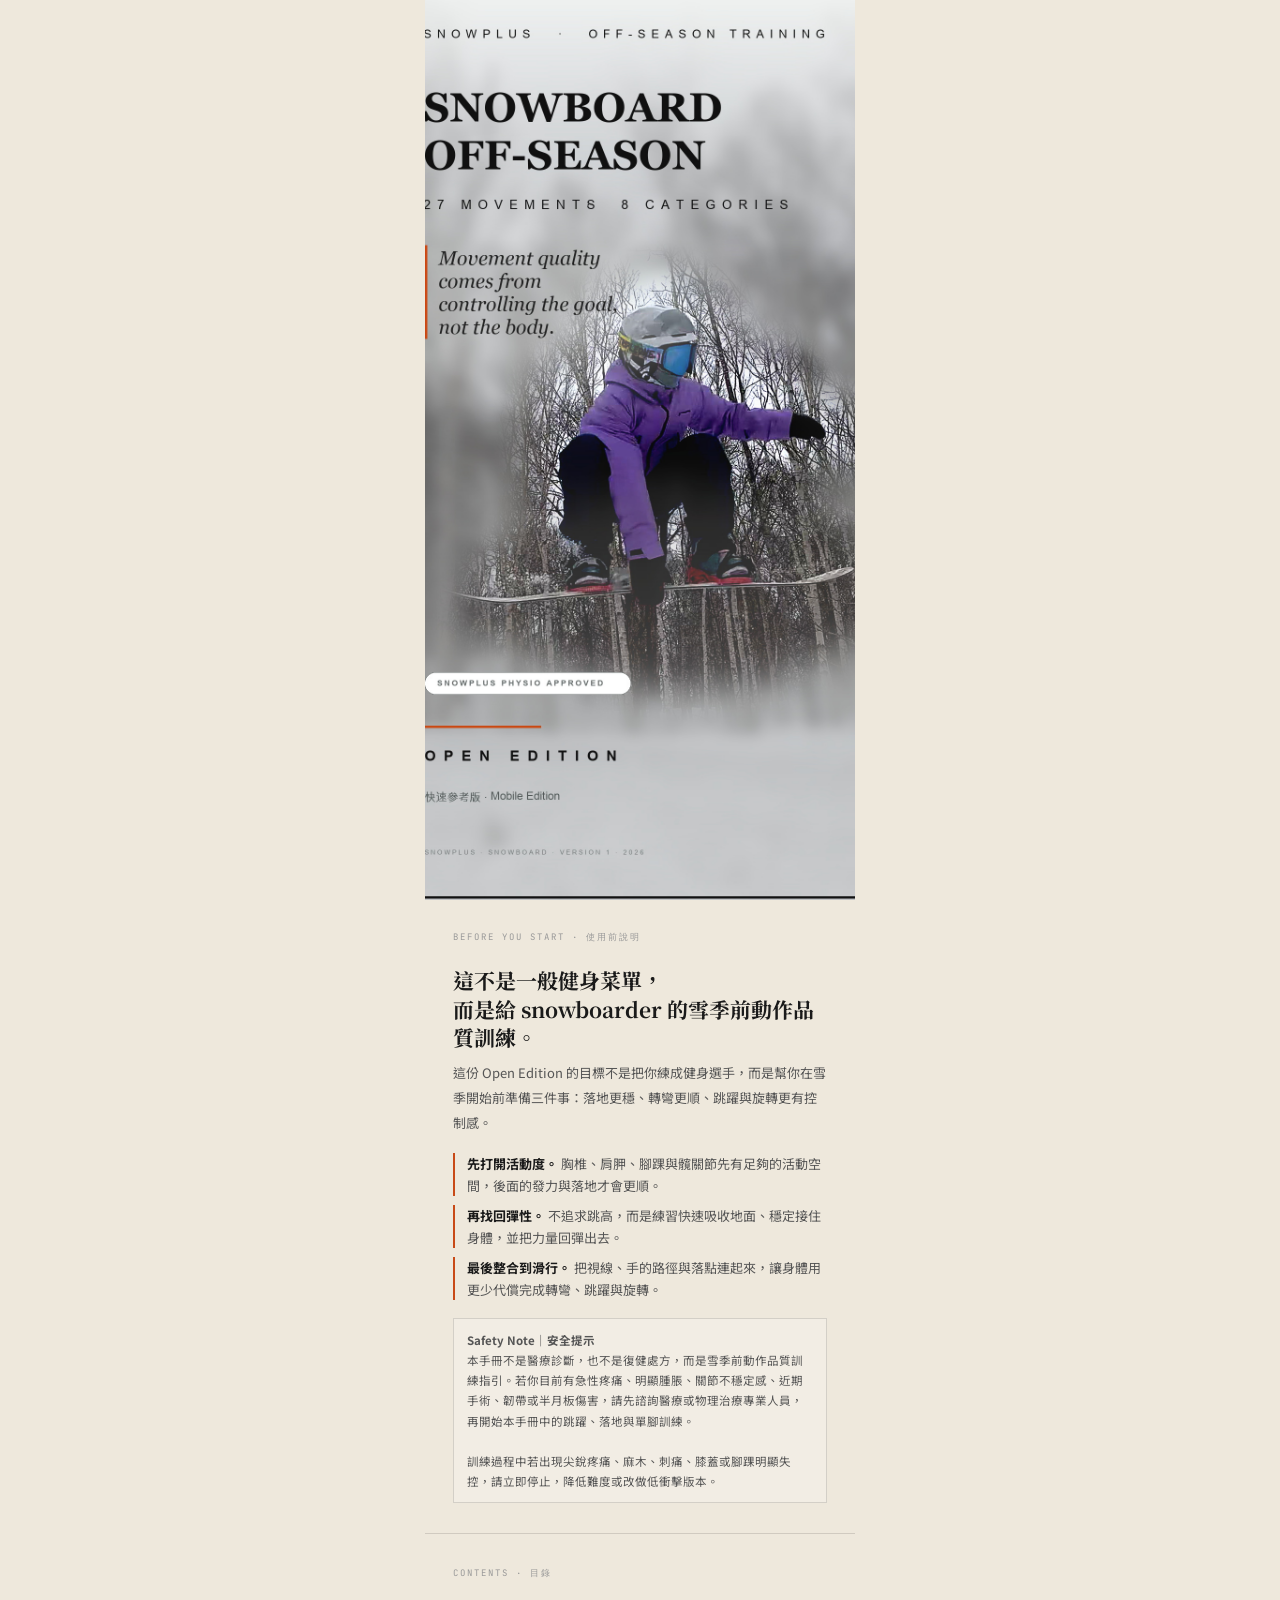
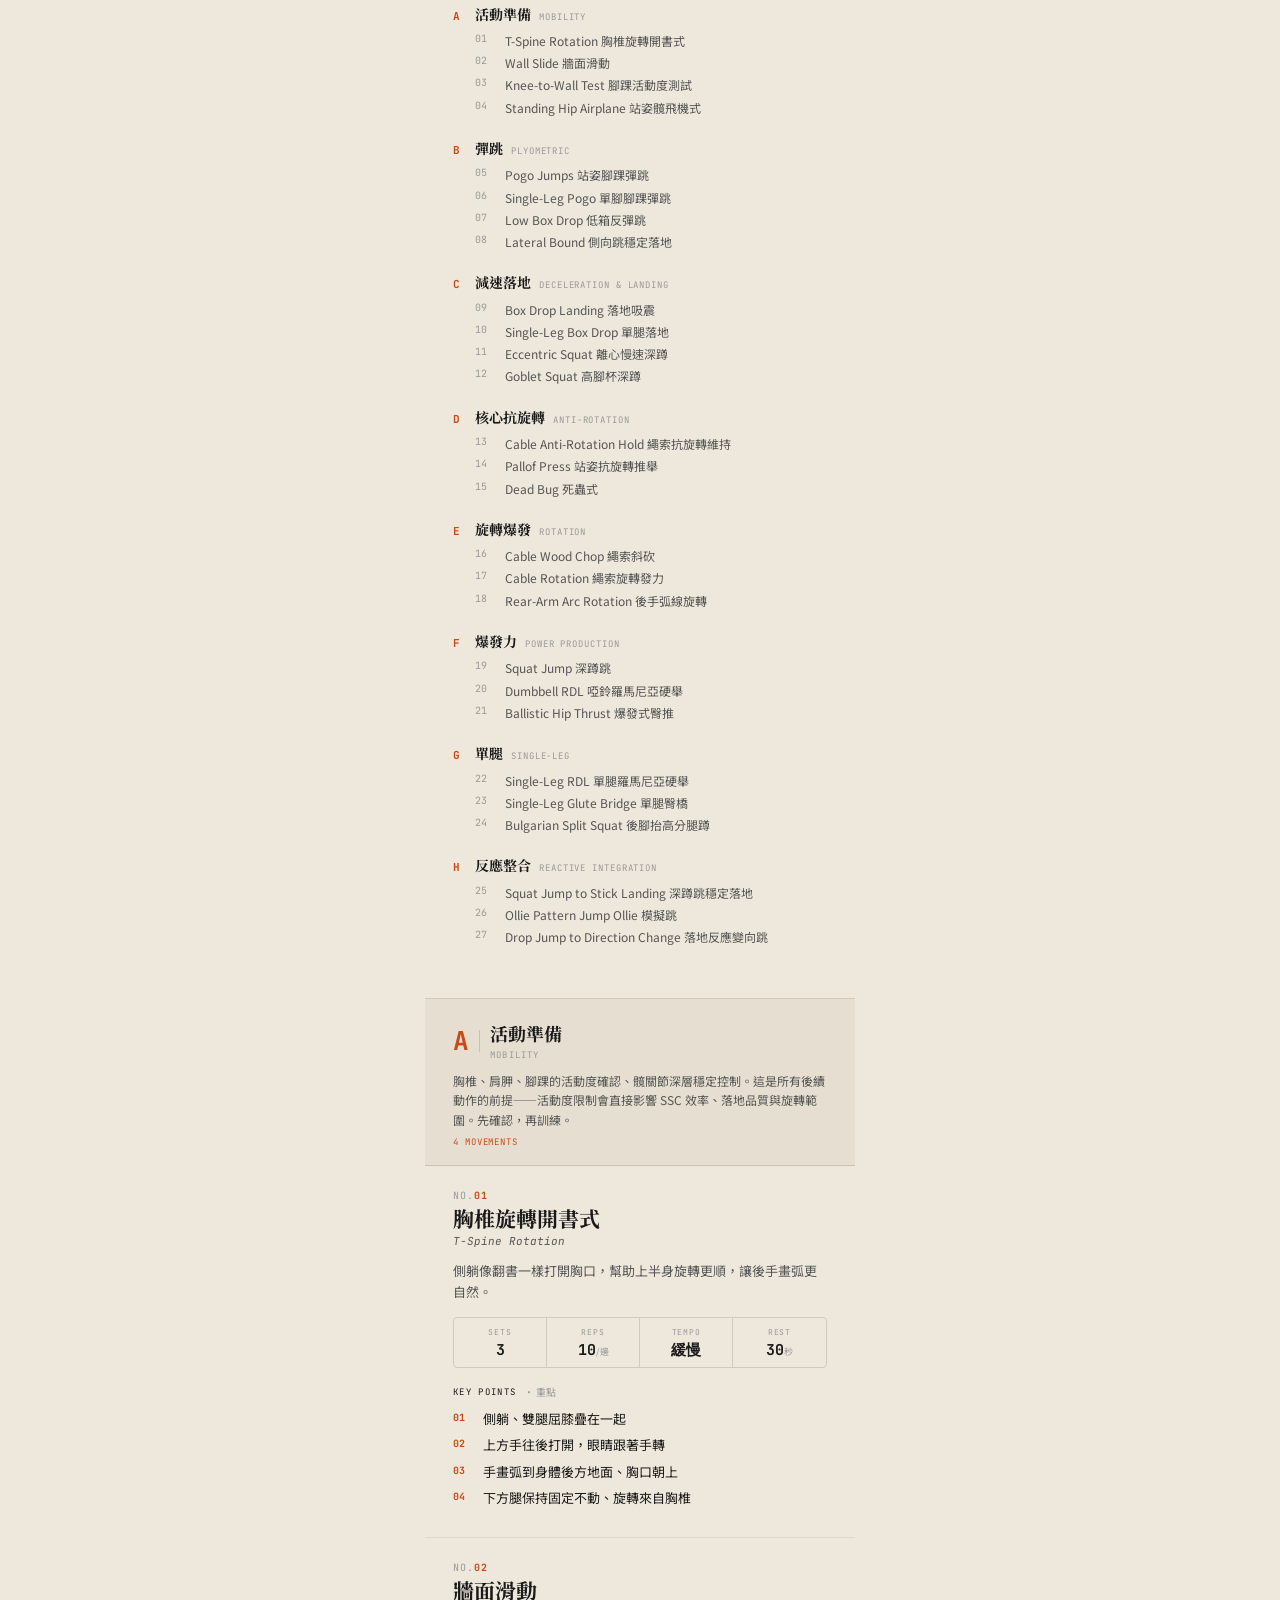
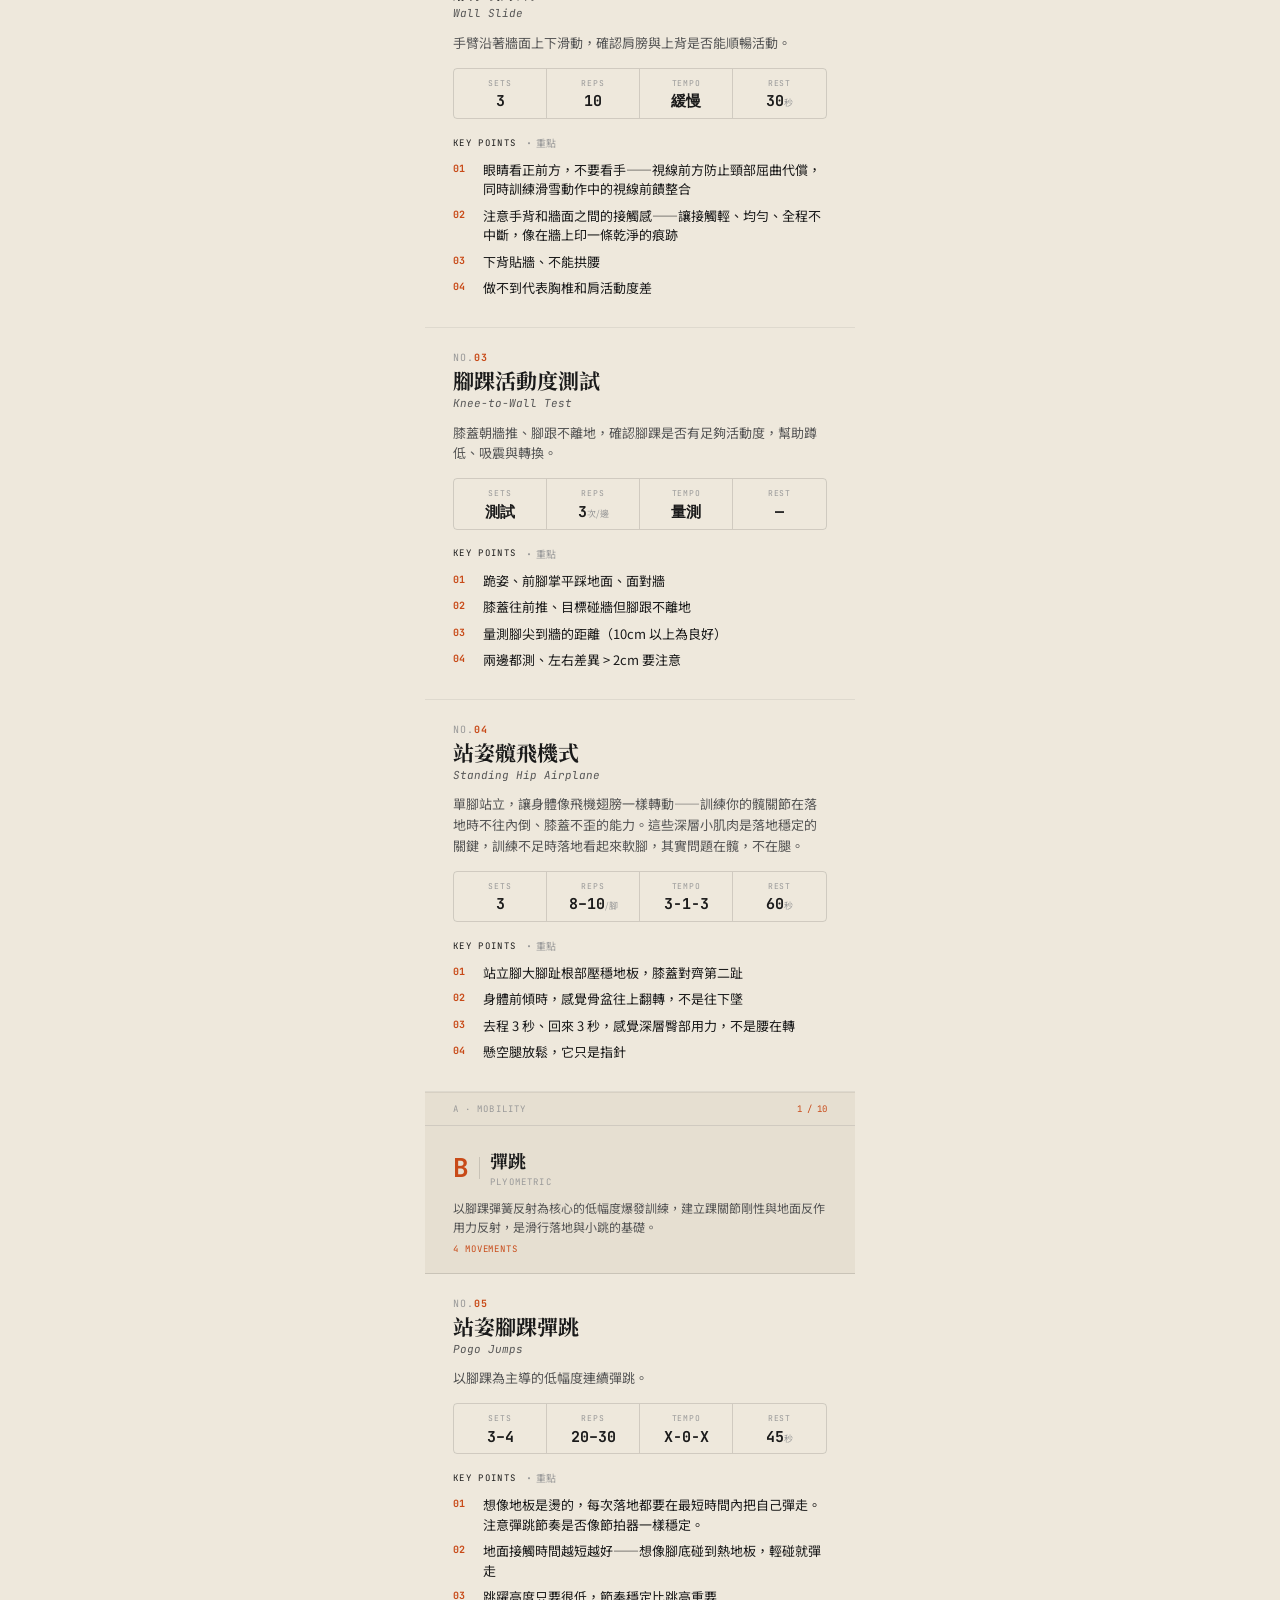
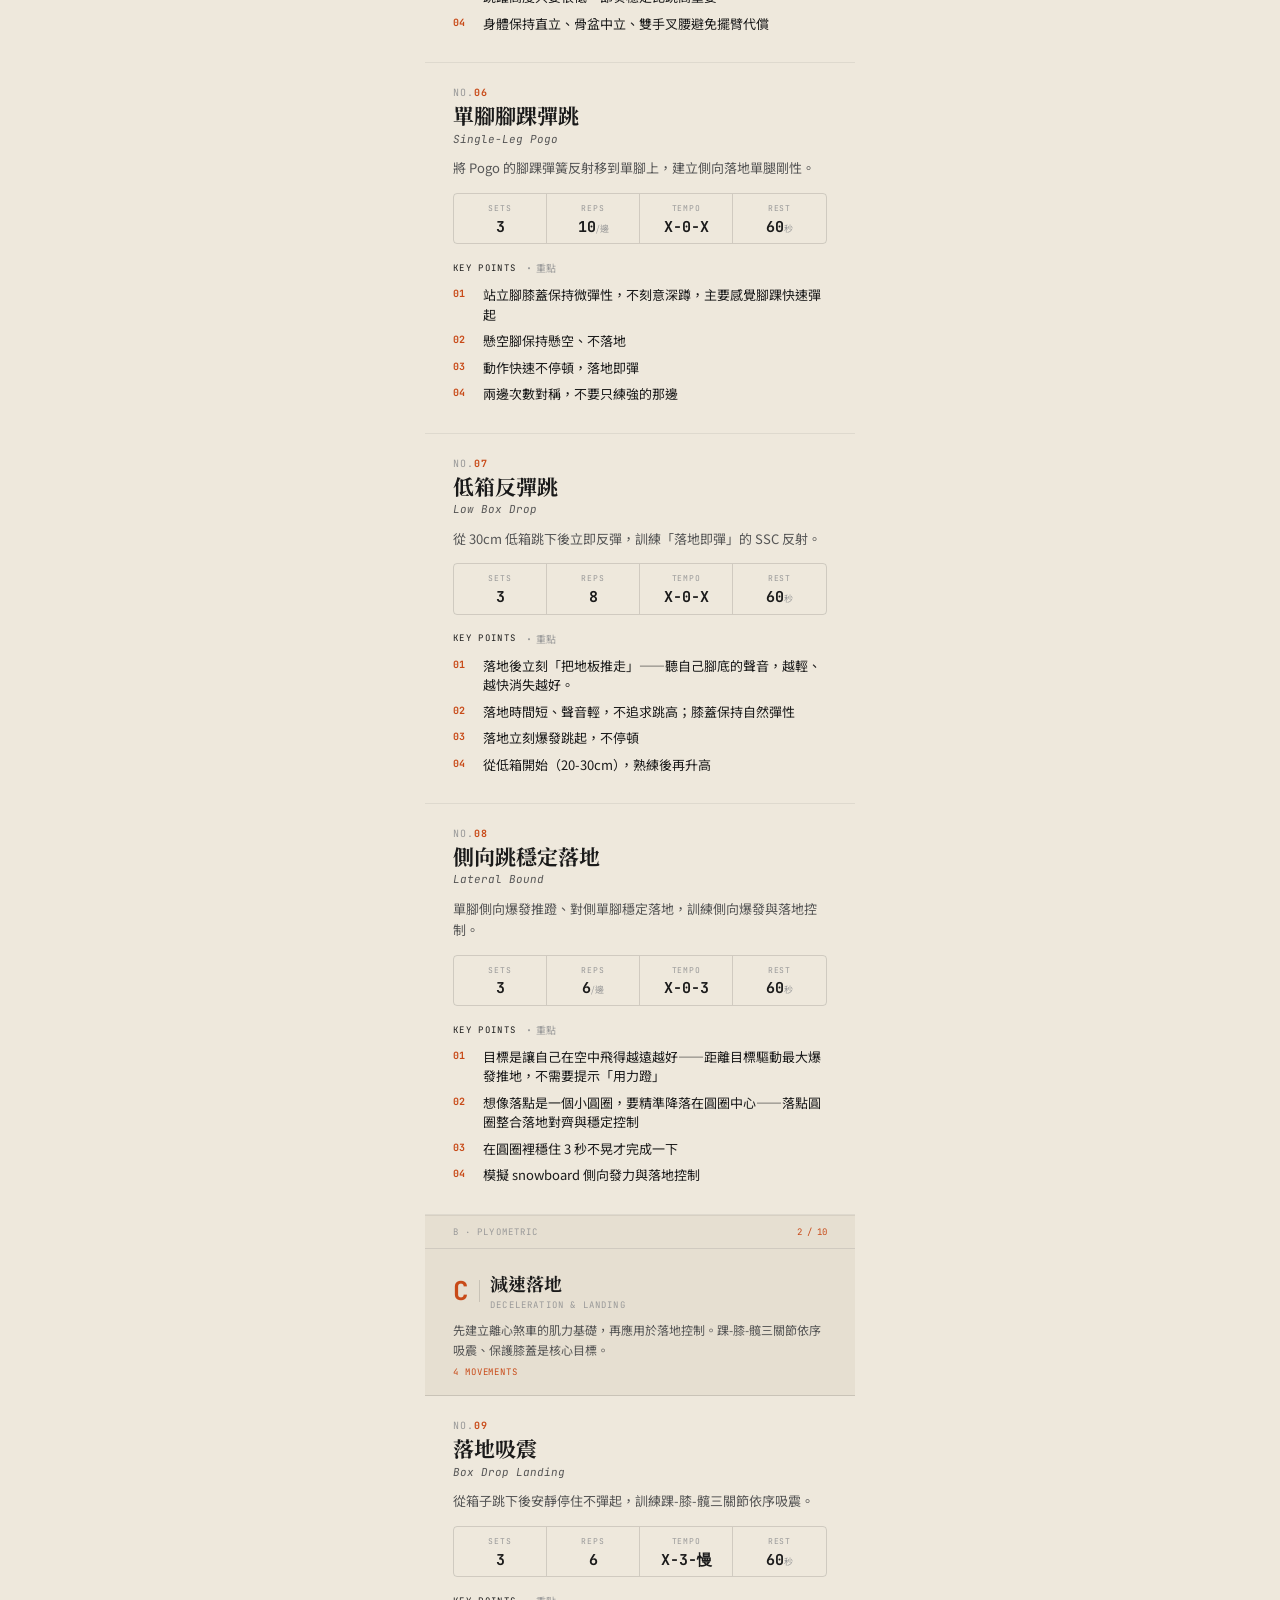
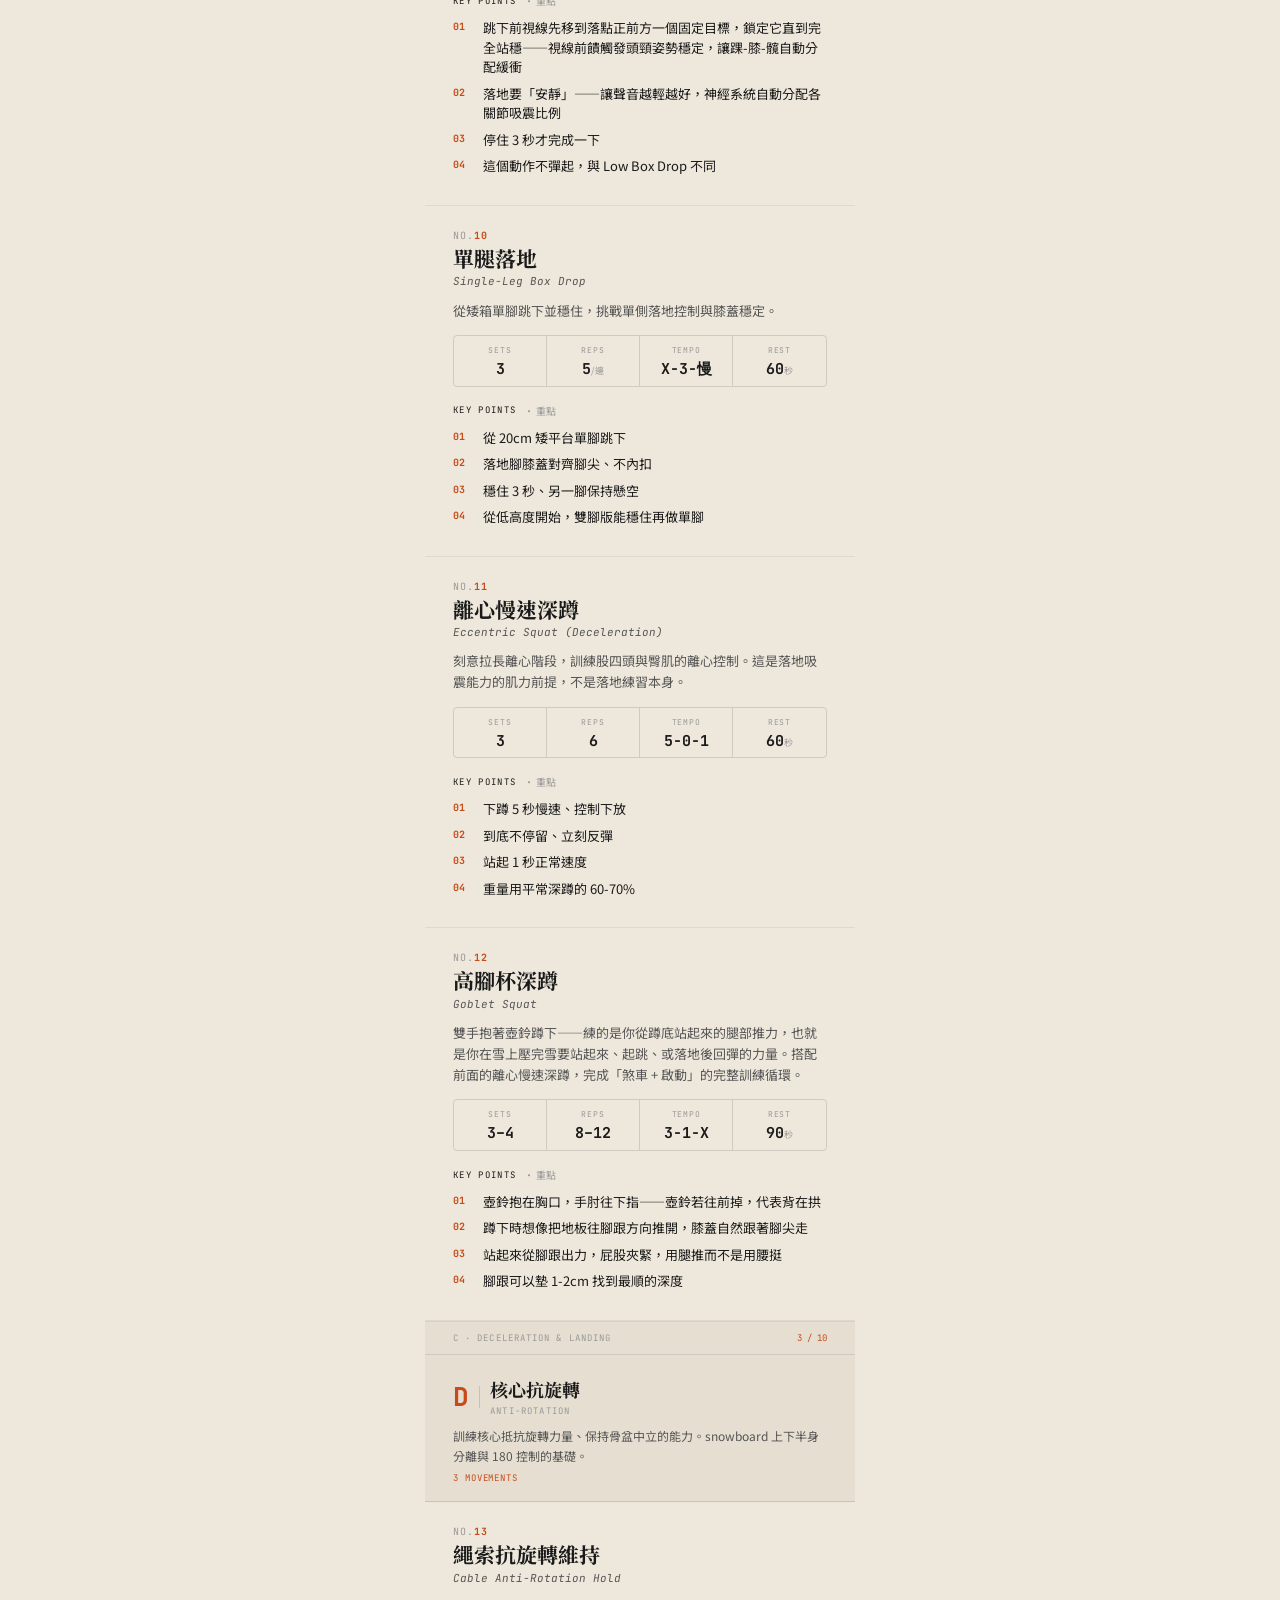
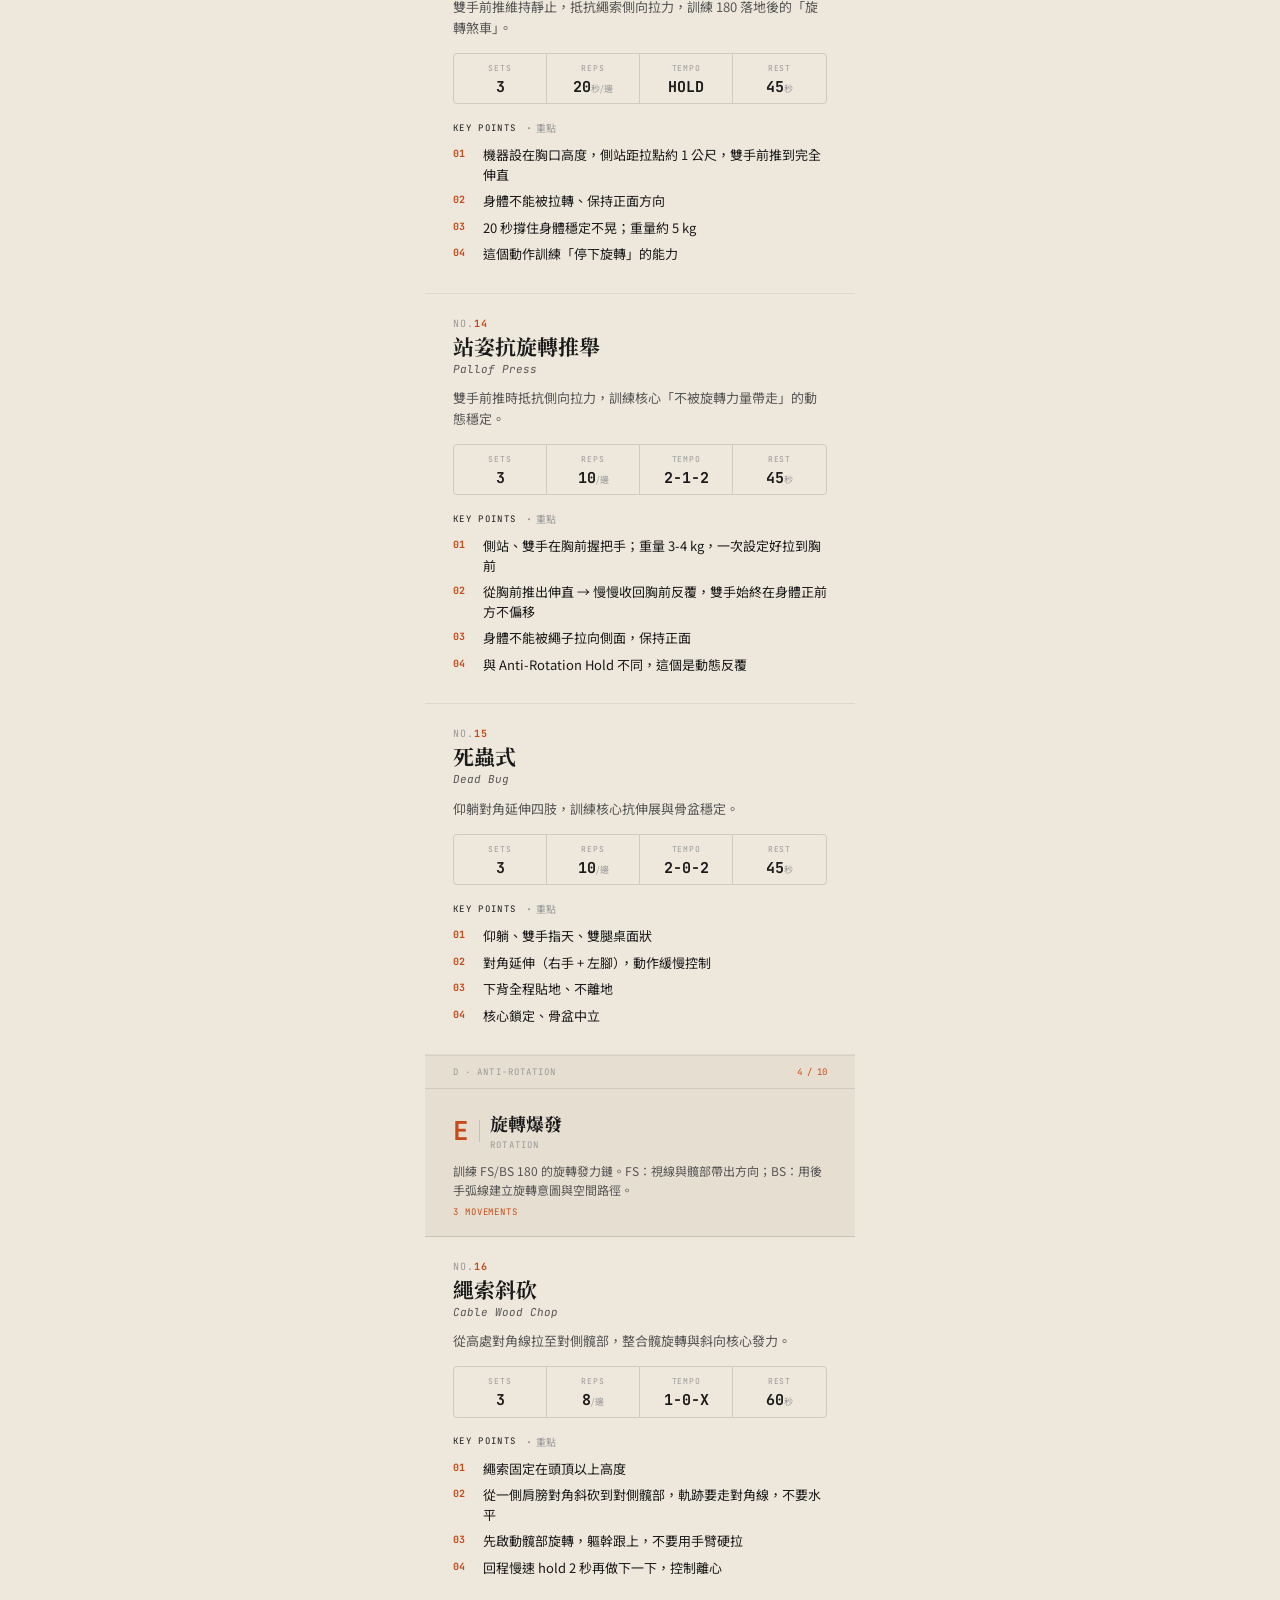
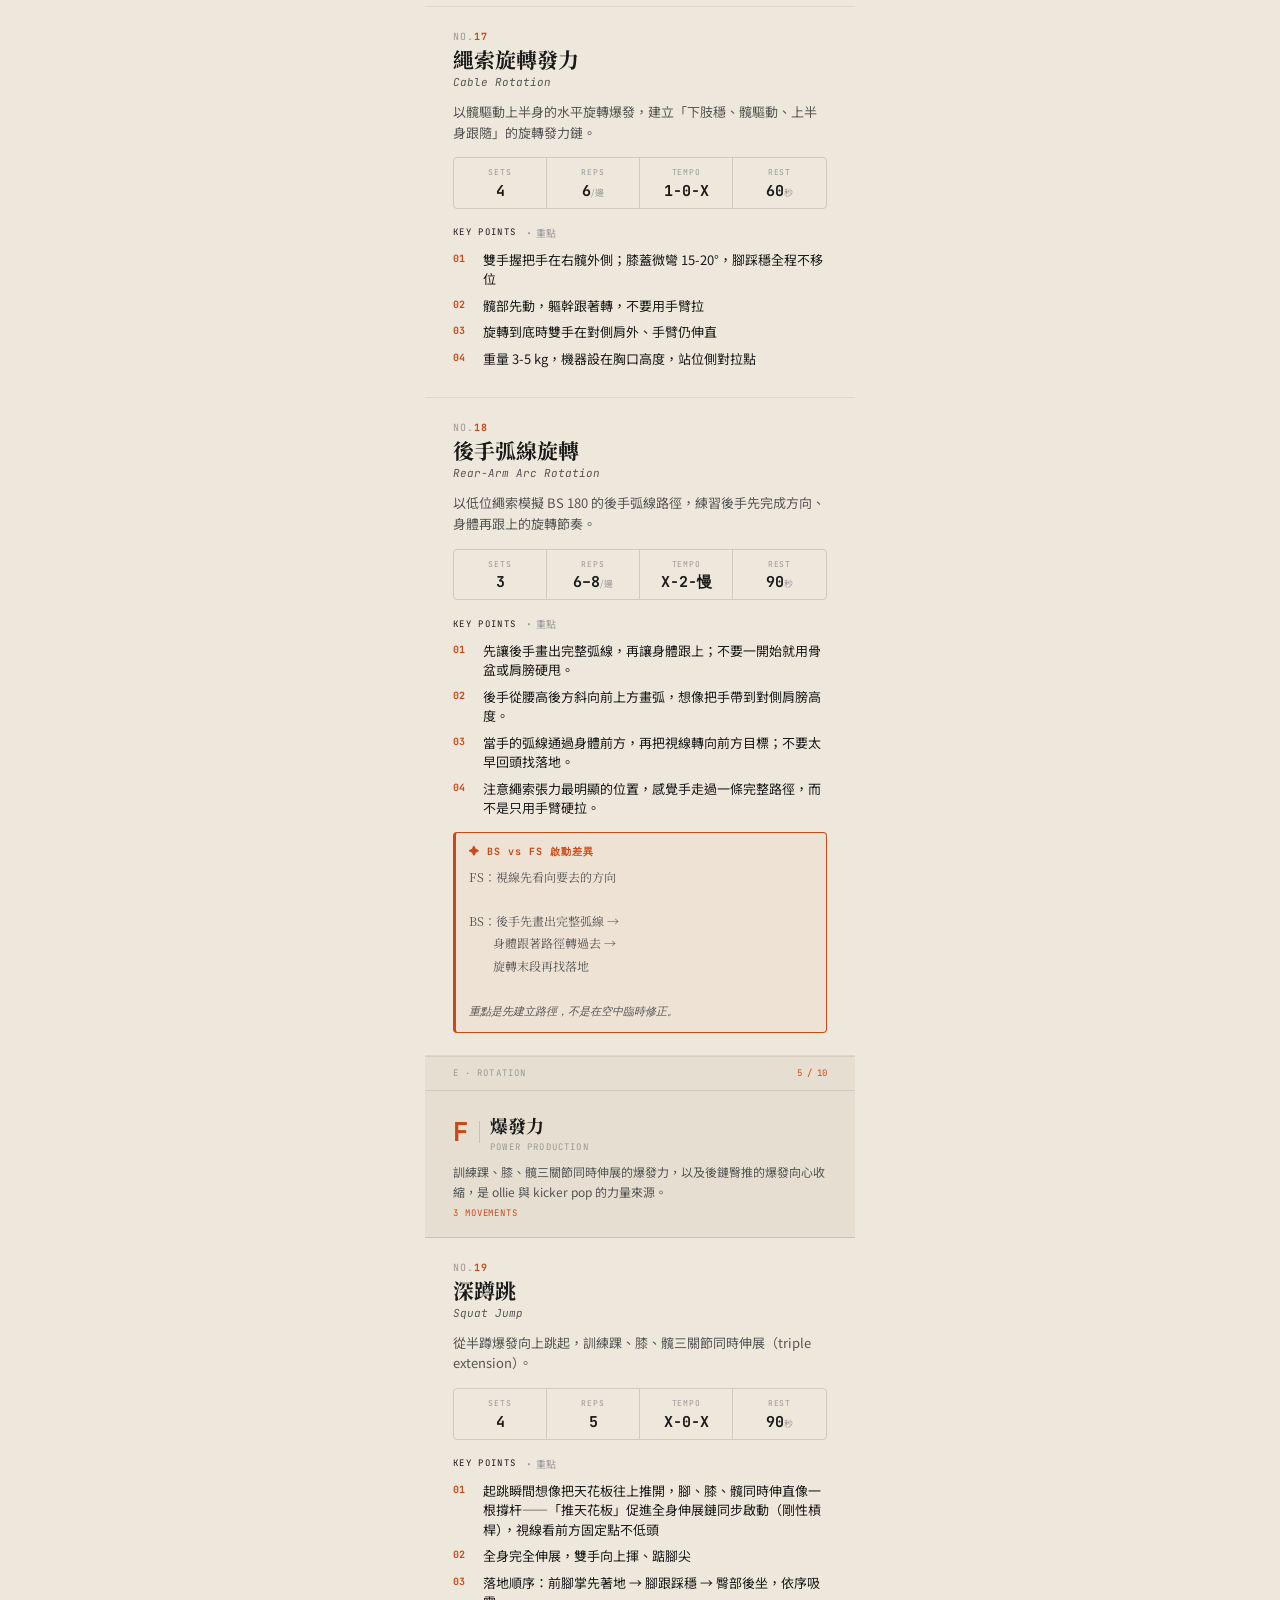
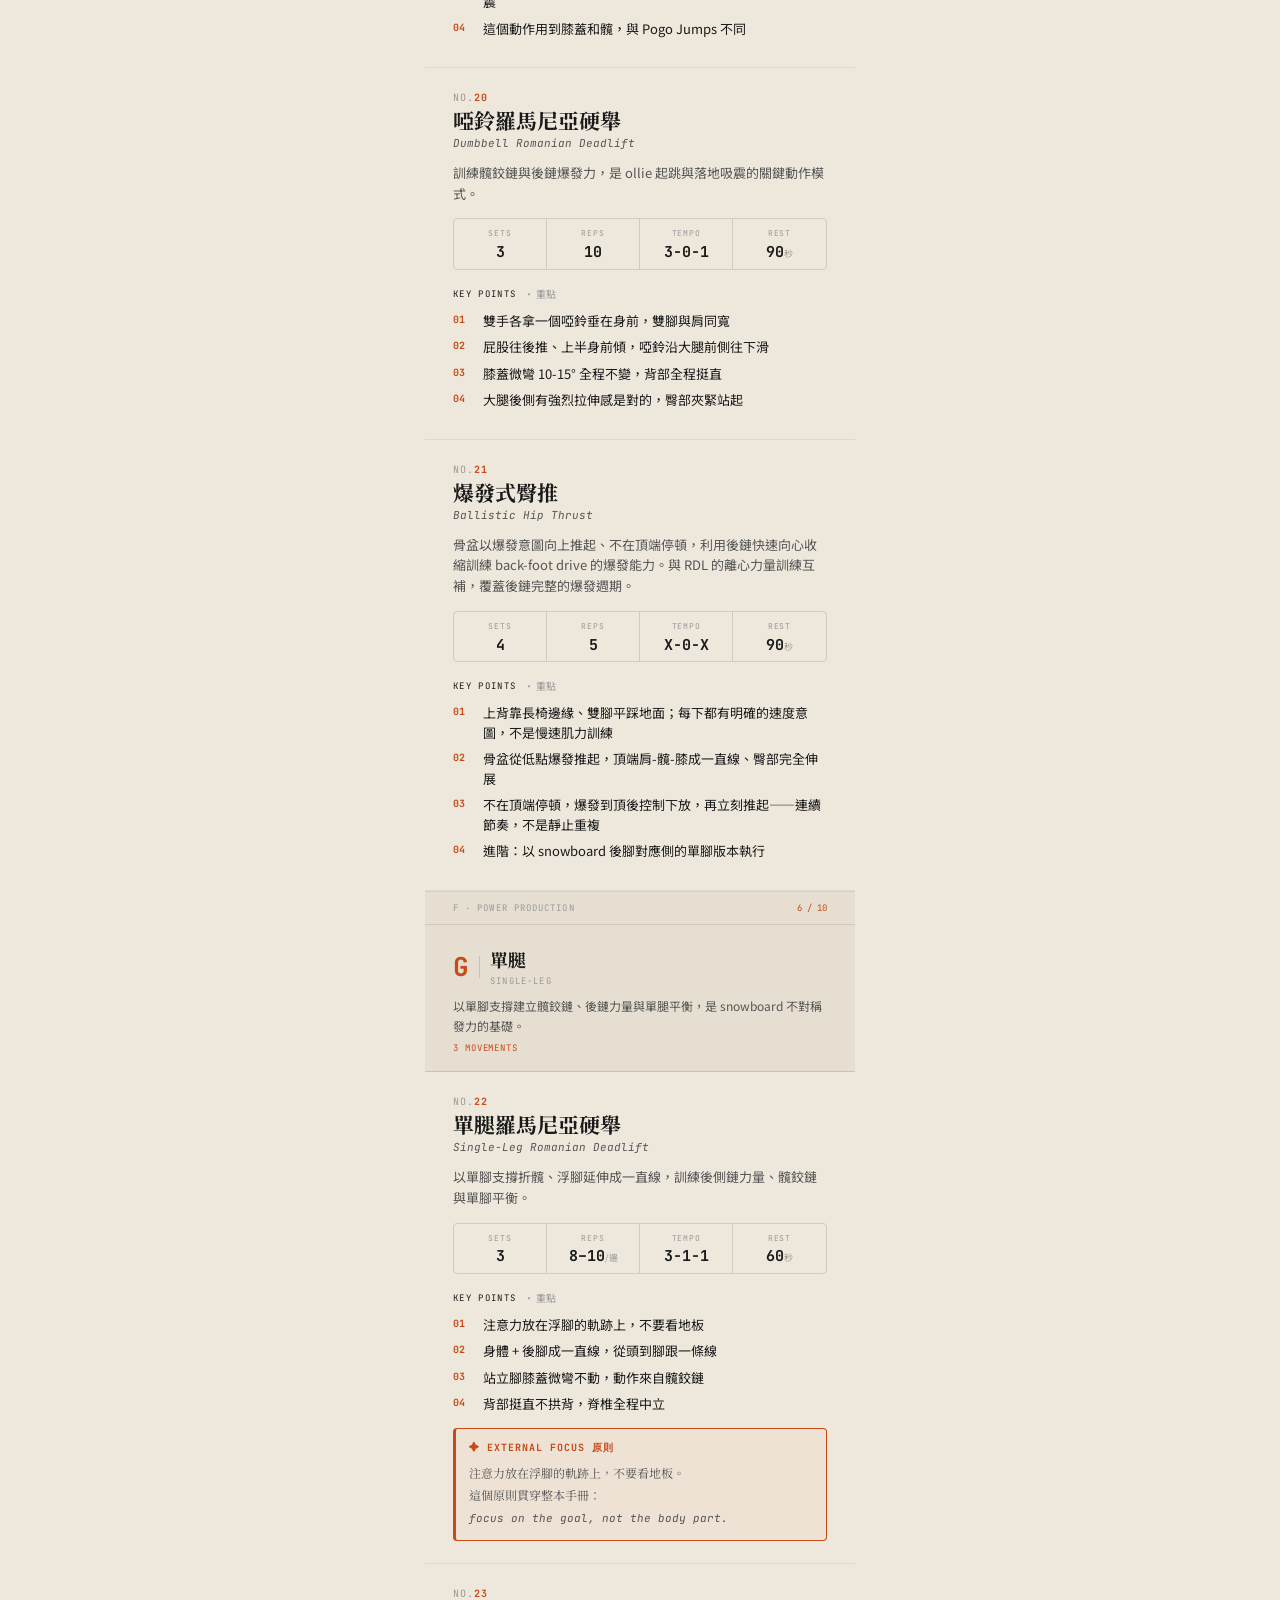
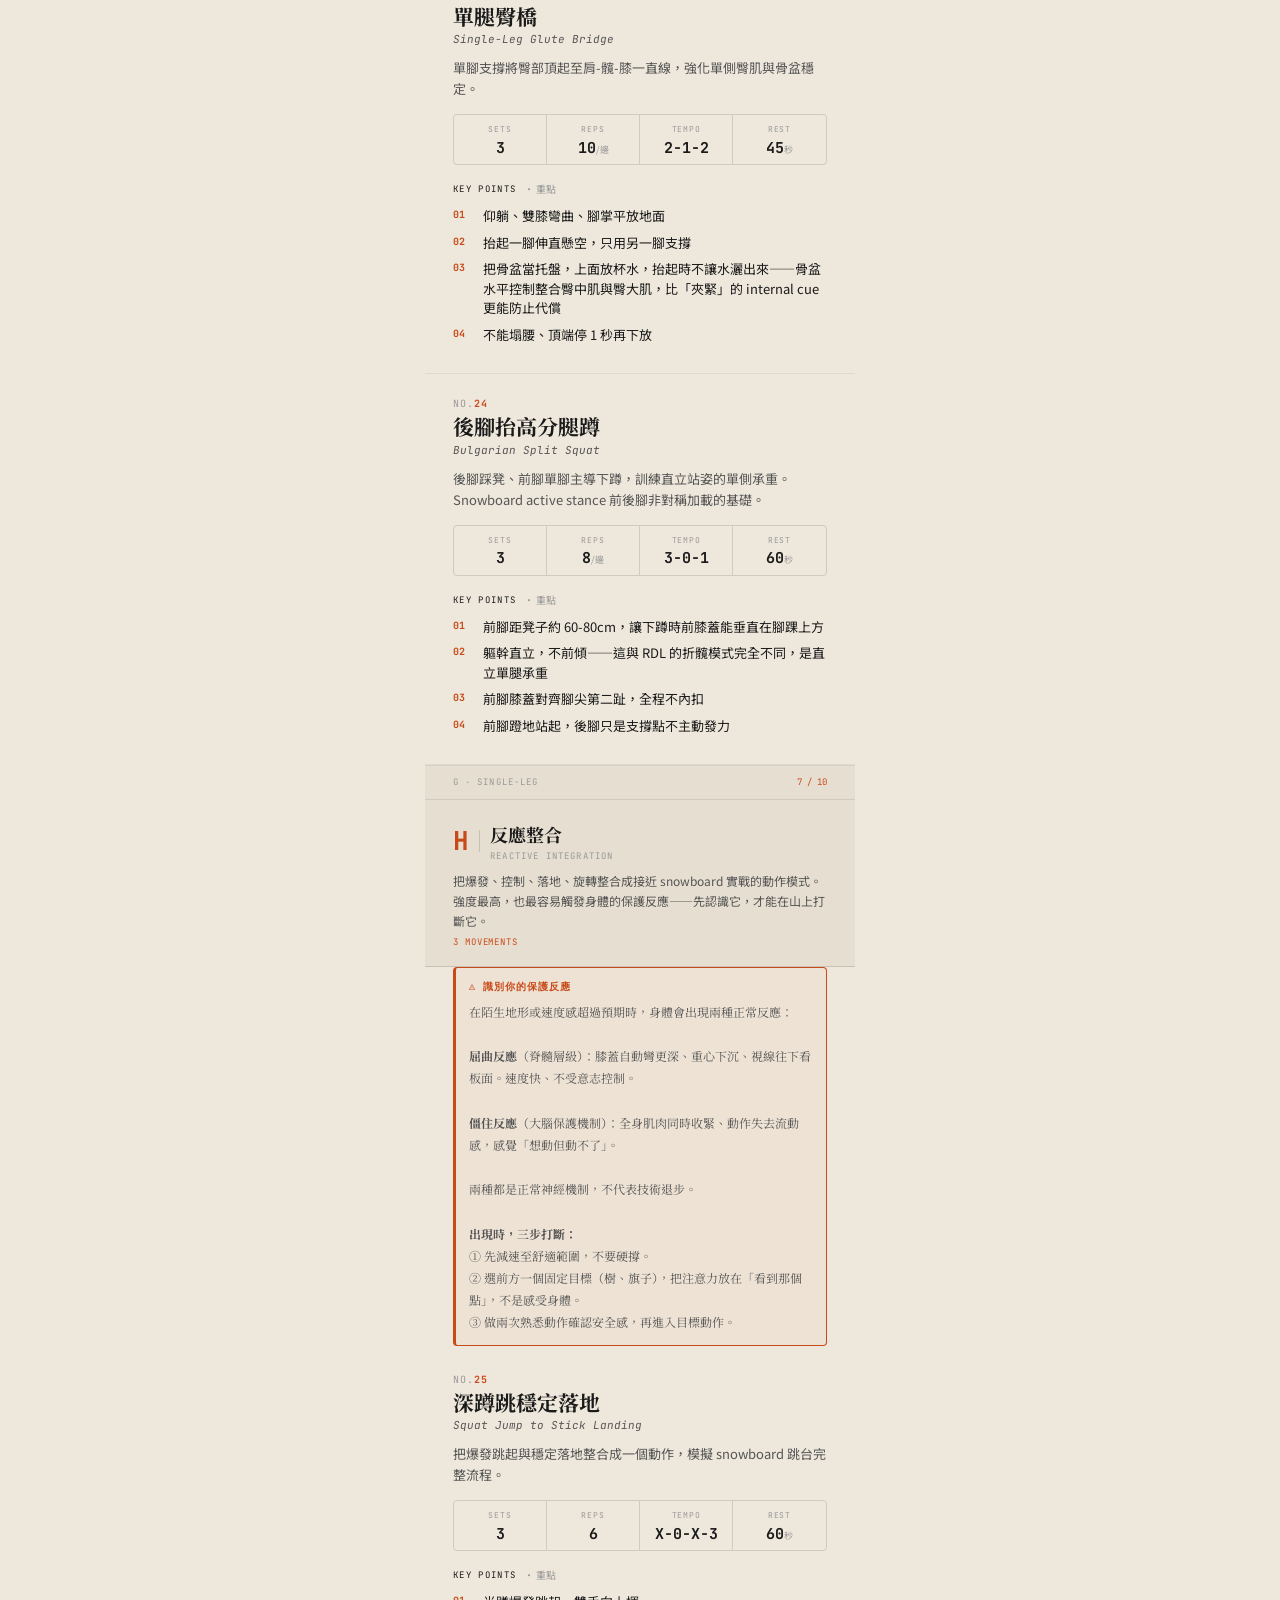
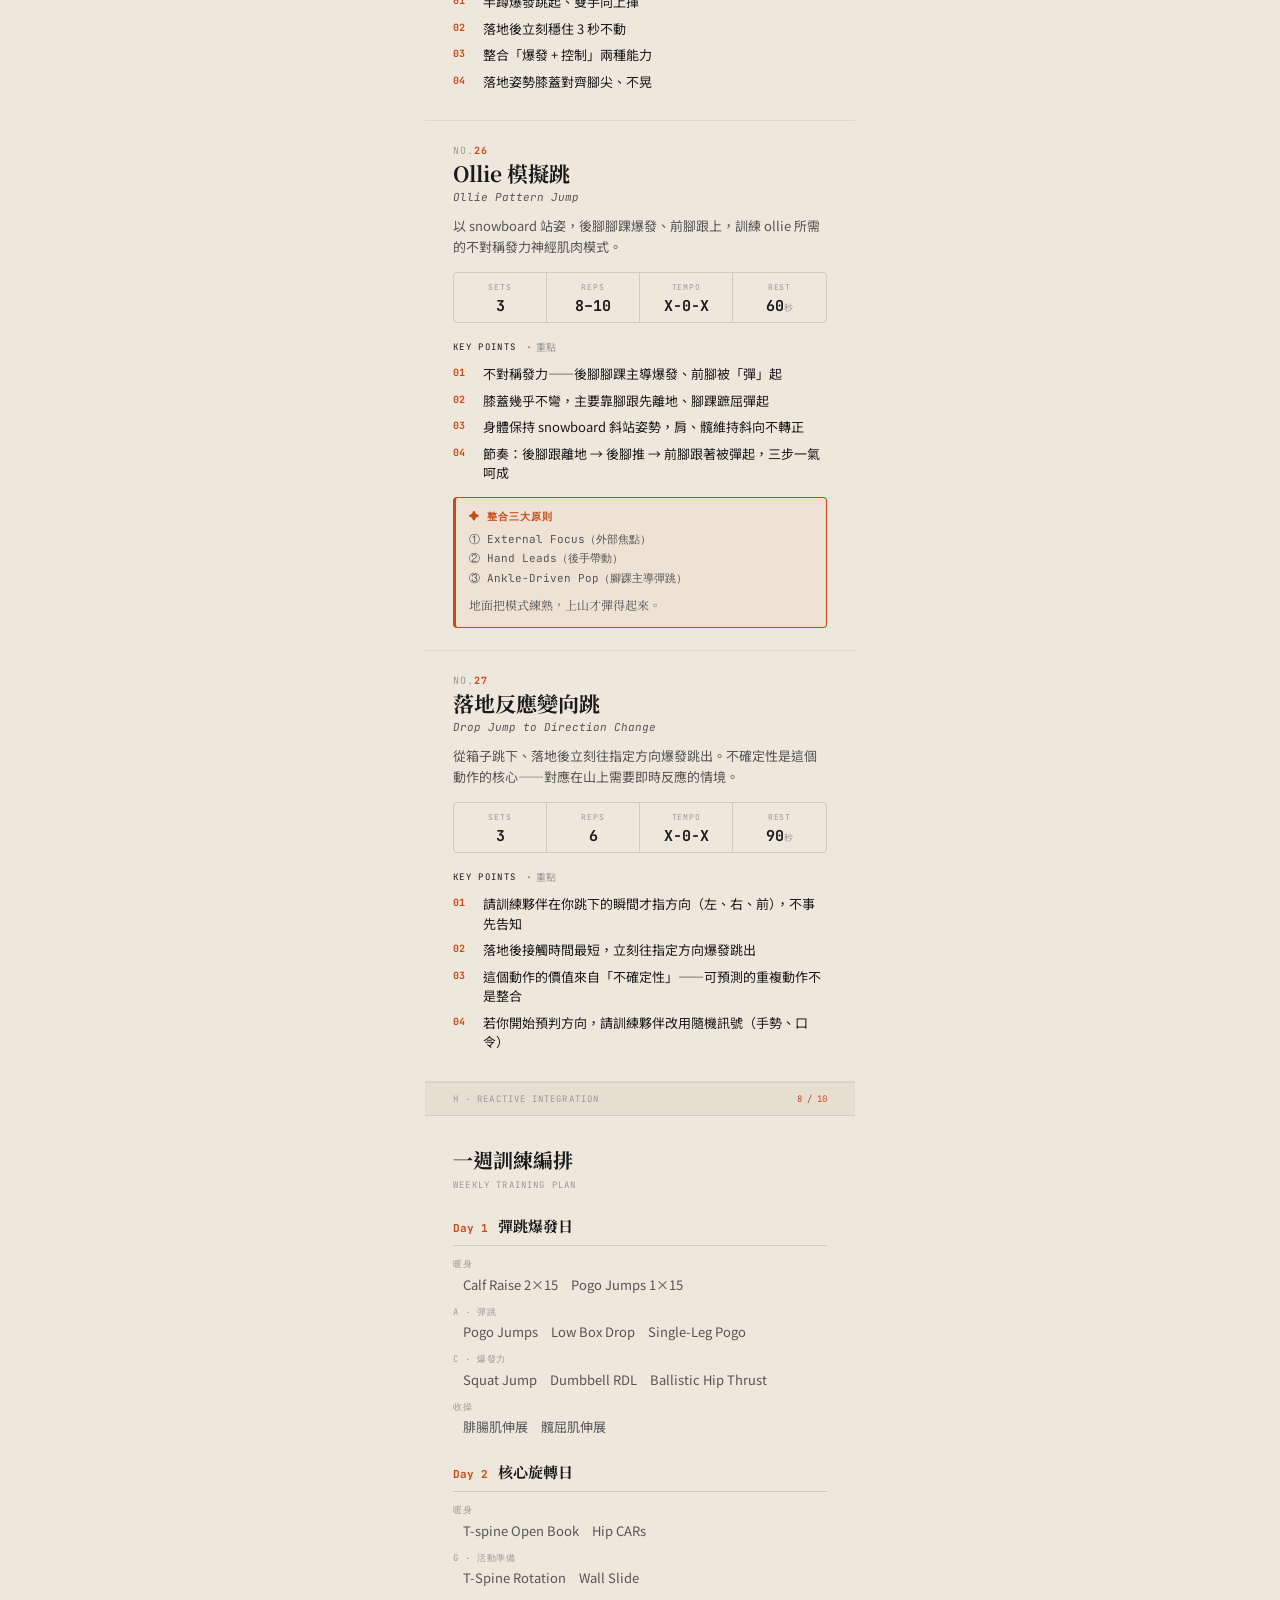
<file: open-real/index.html>
<!DOCTYPE html>
<html lang="zh-TW">
<head>
  <meta charset="UTF-8">
  <meta name="viewport" content="width=device-width, initial-scale=1.0, maximum-scale=1.0">
  <title>SNOWBOARD OFF-SEASON · OPEN EDITION COVER B · V2.2</title>
  <meta name="apple-mobile-web-app-capable" content="yes">
  <meta name="apple-mobile-web-app-status-bar-style" content="default">
  <meta name="apple-mobile-web-app-title" content="SP Training">
  <meta name="theme-color" content="#EEE8DC">
  <link rel="manifest" href="../manifest.json">
  <link rel="icon" href="../assets/icon-192.png?v=20260505">
  <link rel="shortcut icon" href="../assets/icon-192.png?v=20260505">
  <link rel="apple-touch-icon" href="../assets/icon-192.png?v=20260505">
  <link rel="preconnect" href="https://fonts.googleapis.com">
  <link rel="preconnect" href="https://fonts.gstatic.com" crossorigin>
  <link href="https://fonts.googleapis.com/css2?family=Noto+Serif+TC:wght@400;700;900&family=Noto+Sans+TC:wght@300;400;500&family=JetBrains+Mono:ital,wght@0,400;0,700;1,400&display=swap" rel="stylesheet">
  <style>
    :root {
      --bg: #EEE8DC;
      --bg2: #E6DFD1;
      --accent: #C84A18;
      --text: #1A1A1A;
      --mid: #555;
      --light: #999;
      --border: rgba(26,26,26,0.14);
      --border-soft: rgba(26,26,26,0.07);
    }
    * { margin:0; padding:0; box-sizing:border-box; }
    body {
      background: var(--bg);
      color: var(--text);
      font-family: 'Noto Sans TC', sans-serif;
      font-size: 15px;
      line-height: 1.6;
      max-width: 430px;
      margin: 0 auto;
      -webkit-text-size-adjust: 100%;
    }

    /* COVER */
    .cover {
      min-height: 100svh;
      display: flex;
      flex-direction: column;
      justify-content: center;
      padding: 52px 28px 40px;
      border-bottom: 2px solid var(--text);
    }
    .cover-eyebrow {
      font-family: 'JetBrains Mono', monospace;
      font-size: 9px;
      letter-spacing: 0.22em;
      color: var(--light);
      text-transform: uppercase;
      margin-bottom: 44px;
    }
    .cover-title {
      font-family: 'Noto Serif TC', serif;
      font-size: 38px;
      font-weight: 900;
      line-height: 1.1;
      letter-spacing: -0.01em;
      margin-bottom: 6px;
    }
    .cover-sub {
      font-family: 'JetBrains Mono', monospace;
      font-size: 11px;
      letter-spacing: 0.14em;
      color: var(--mid);
      margin-bottom: 44px;
    }
    .cover-quote {
      font-family: 'Noto Serif TC', serif;
      font-size: 14px;
      font-style: italic;
      color: var(--mid);
      line-height: 1.9;
      border-left: 2px solid var(--accent);
      padding-left: 14px;
    }
    .cover-foot {
      display: flex;
      flex-direction: column;
      align-items: center;
      gap: 6px;
      margin-top: 28px;
      padding-top: 20px;
      padding-bottom: env(safe-area-inset-bottom, 20px);
      border-top: 1px solid rgba(200, 74, 24, 0.18);
      font-family: 'JetBrains Mono', monospace;
      letter-spacing: 0.1em;
    }
    .cover-foot-badge {
      font-size: 0.72rem;
      font-weight: 600;
      color: #C84A18;
      opacity: 0.75;
      letter-spacing: 0.10em;
      text-transform: uppercase;
    }
    .cover-foot-edition {
      font-size: 0.62rem;
      color: #999;
      letter-spacing: 0.14em;
      text-transform: uppercase;
    }

    /* SNOWBOARDER ANIMATION */
    .rider-wrap {
      margin: 28px 0 32px;
      display: flex;
      justify-content: center;
      align-items: flex-end;
      height: 160px;
      overflow: visible;
    }
    @keyframes float {
      0%,100% { transform: translateY(0px) rotate(-1deg); }
      50%      { transform: translateY(-8px) rotate(1deg); }
    }
    @keyframes snowfall {
      0%   { transform: translateY(-10px) translateX(0px); opacity:0; }
      20%  { opacity:1; }
      100% { transform: translateY(40px) translateX(-8px); opacity:0; }
    }
    @keyframes spray {
      0%,100% { transform: scaleX(1); opacity:0.5; }
      50%      { transform: scaleX(1.3); opacity:0.9; }
    }
    .rider-svg { animation: float 3.2s ease-in-out infinite; transform-origin: center bottom; }
    .snow-p1 { animation: snowfall 2s ease-in infinite 0s; }
    .snow-p2 { animation: snowfall 2s ease-in infinite 0.6s; }
    .snow-p3 { animation: snowfall 2s ease-in infinite 1.1s; }
    .snow-p4 { animation: snowfall 2s ease-in infinite 1.7s; }
    .spray   { animation: spray 3.2s ease-in-out infinite; transform-origin: right center; }

    /* TOC */
    .toc { padding: 32px 28px; border-bottom: 1px solid var(--border); }
    .section-label {
      font-family: 'JetBrains Mono', monospace;
      font-size: 9px;
      letter-spacing: 0.22em;
      text-transform: uppercase;
      color: var(--light);
      margin-bottom: 22px;
    }
    .toc-cat { margin-bottom: 18px; }
    .toc-cat-row {
      display: flex;
      align-items: baseline;
      gap: 8px;
      margin-bottom: 5px;
    }
    .toc-letter {
      font-family: 'JetBrains Mono', monospace;
      font-size: 11px;
      font-weight: 700;
      color: var(--accent);
      min-width: 14px;
    }
    .toc-zh { font-family: 'Noto Serif TC', serif; font-size: 14px; font-weight: 700; }
    .toc-en {
      font-family: 'JetBrains Mono', monospace;
      font-size: 9px;
      letter-spacing: 0.1em;
      color: var(--light);
    }
    .toc-moves { padding-left: 22px; }
    .toc-move {
      display: flex;
      gap: 8px;
      font-size: 12px;
      color: var(--mid);
      line-height: 1.85;
    }
    .toc-num {
      font-family: 'JetBrains Mono', monospace;
      font-size: 10px;
      color: var(--light);
      min-width: 22px;
    }

    /* CATEGORY SECTION */
    .category { border-bottom: 1px solid var(--border); }
    .cat-header {
      padding: 20px 28px 16px;
      background: var(--bg2);
      border-bottom: 1px solid var(--border);
    }
    .cat-tag { display: flex; align-items: center; gap: 10px; margin-bottom: 8px; }
    .cat-letter {
      font-family: 'JetBrains Mono', monospace;
      font-size: 26px;
      font-weight: 700;
      color: var(--accent);
      line-height: 1;
    }
    .cat-vr { width: 1px; height: 22px; background: var(--border); }
    .cat-name-zh { font-family: 'Noto Serif TC', serif; font-size: 18px; font-weight: 700; }
    .cat-name-en {
      font-family: 'JetBrains Mono', monospace;
      font-size: 9px;
      letter-spacing: 0.13em;
      color: var(--light);
    }
    .cat-desc { font-size: 12px; color: var(--mid); line-height: 1.65; }
    .cat-count {
      margin-top: 5px;
      font-family: 'JetBrains Mono', monospace;
      font-size: 9px;
      color: var(--accent);
      letter-spacing: 0.1em;
    }

    /* EXERCISE */
    .exercise {
      padding: 22px 28px;
      border-bottom: 1px solid var(--border-soft);
    }
    .exercise:last-of-type { border-bottom: none; }
    .ex-no {
      font-family: 'JetBrains Mono', monospace;
      font-size: 10px;
      color: var(--light);
      letter-spacing: 0.1em;
      margin-bottom: 2px;
    }
    .ex-no b { color: var(--accent); font-weight: 700; }
    .ex-zh { font-family: 'Noto Serif TC', serif; font-size: 21px; font-weight: 700; line-height: 1.2; margin-bottom: 2px; }
    .ex-en { font-family: 'JetBrains Mono', monospace; font-size: 11px; font-style: italic; color: var(--mid); margin-bottom: 10px; }
    .ex-desc { font-size: 13px; color: var(--mid); line-height: 1.6; margin-bottom: 14px; }

    /* TABLE */
    .ex-table {
      display: grid;
      grid-template-columns: repeat(4, 1fr);
      border: 1px solid var(--border);
      border-radius: 4px;
      overflow: hidden;
      margin-bottom: 16px;
    }
    .tc {
      padding: 8px 4px;
      text-align: center;
      border-right: 1px solid var(--border);
    }
    .tc:last-child { border-right: none; }
    .tc-label {
      display: block;
      font-family: 'JetBrains Mono', monospace;
      font-size: 8px;
      letter-spacing: 0.1em;
      color: var(--light);
      text-transform: uppercase;
      margin-bottom: 4px;
    }
    .tc-val {
      display: block;
      font-family: 'JetBrains Mono', monospace;
      font-size: 15px;
      font-weight: 700;
      line-height: 1.1;
    }
    .tc-unit { font-family: 'Noto Sans TC', sans-serif; font-size: 9px; color: var(--light); font-weight: 400; }

    /* KEY POINTS */
    .kp-head {
      display: flex;
      align-items: center;
      gap: 7px;
      margin-bottom: 9px;
    }
    .kp-label {
      font-family: 'JetBrains Mono', monospace;
      font-size: 9px;
      letter-spacing: 0.15em;
      text-transform: uppercase;
    }
    .kp-zh { font-size: 10px; color: var(--light); }
    .kp {
      display: flex;
      gap: 10px;
      margin-bottom: 7px;
      align-items: flex-start;
    }
    .kp-n {
      font-family: 'JetBrains Mono', monospace;
      font-size: 10px;
      font-weight: 700;
      color: var(--accent);
      min-width: 20px;
      padding-top: 1px;
    }
    .kp-t { font-size: 13px; line-height: 1.5; }

    /* CALLOUT */
    .callout {
      margin-top: 14px;
      padding: 11px 13px;
      border: 1px solid var(--accent);
      border-left: 3px solid var(--accent);
      border-radius: 4px;
      background: rgba(200,74,24,0.04);
    }
    .callout-title {
      font-family: 'JetBrains Mono', monospace;
      font-size: 10px;
      font-weight: 700;
      color: var(--accent);
      letter-spacing: 0.1em;
      margin-bottom: 6px;
    }
    .callout-body {
      font-family: 'Noto Serif TC', serif;
      font-size: 12px;
      line-height: 1.85;
      color: var(--mid);
    }
    .callout-body .mono {
      font-family: 'JetBrains Mono', monospace;
      font-size: 11px;
      font-style: italic;
    }
    .callout-list { list-style: none; margin-top: 4px; }
    .callout-list li {
      font-family: 'JetBrains Mono', monospace;
      font-size: 11px;
      color: var(--mid);
      margin-bottom: 2px;
    }



    /* INTRO / SAFETY */
    .intro {
      padding: 30px 28px;
      border-bottom: 1px solid var(--border);
      background: var(--bg);
    }
    .intro-title {
      font-family: 'Noto Serif TC', serif;
      font-size: 21px;
      font-weight: 700;
      line-height: 1.35;
      margin-bottom: 10px;
    }
    .intro-body {
      font-size: 13px;
      color: var(--mid);
      line-height: 1.9;
      margin-bottom: 18px;
    }
    .intro-list {
      display: grid;
      gap: 9px;
      margin-bottom: 18px;
    }
    .intro-item {
      border-left: 2px solid var(--accent);
      padding-left: 12px;
      font-size: 13px;
      line-height: 1.65;
      color: var(--mid);
    }
    .intro-item b {
      color: var(--text);
      font-weight: 700;
    }
    .safety-note {
      padding: 11px 13px;
      border: 1px solid var(--border);
      background: rgba(255,255,255,0.22);
      font-size: 11.5px;
      color: var(--mid);
      line-height: 1.75;
    }

    /* SECTION FOOTER */
    .sec-foot {
      display: flex;
      justify-content: space-between;
      padding: 9px 28px;
      background: var(--bg2);
      border-top: 1px solid var(--border-soft);
    }
    .sf-cat { font-family: 'JetBrains Mono', monospace; font-size: 9px; letter-spacing: 0.12em; color: var(--light); }
    .sf-pg { font-family: 'JetBrains Mono', monospace; font-size: 9px; color: var(--accent); }

    /* SCHEDULE */
    .schedule { padding: 28px; border-bottom: 1px solid var(--border); }
    .schedule-title { font-family: 'Noto Serif TC', serif; font-size: 20px; font-weight: 700; margin-bottom: 2px; }
    .schedule-en {
      font-family: 'JetBrains Mono', monospace;
      font-size: 9px;
      letter-spacing: 0.13em;
      color: var(--light);
      margin-bottom: 22px;
    }
    .day { margin-bottom: 22px; }
    .day-head {
      display: flex;
      align-items: baseline;
      gap: 10px;
      padding-bottom: 7px;
      border-bottom: 1px solid var(--border);
      margin-bottom: 11px;
    }
    .day-tag { font-family: 'JetBrains Mono', monospace; font-size: 11px; font-weight: 700; color: var(--accent); }
    .day-name { font-family: 'Noto Serif TC', serif; font-size: 15px; font-weight: 700; }
    .seg { margin-bottom: 9px; }
    .seg-label {
      font-family: 'JetBrains Mono', monospace;
      font-size: 9px;
      letter-spacing: 0.1em;
      color: var(--light);
      text-transform: uppercase;
      margin-bottom: 2px;
    }
    .seg-items { font-size: 13px; color: var(--mid); line-height: 1.7; padding-left: 10px; }

    /* CLOSING */
    .closing {
      min-height: 55svh;
      display: flex;
      flex-direction: column;
      justify-content: center;
      padding: 48px 28px;
    }
    .closing-eyebrow {
      font-family: 'JetBrains Mono', monospace;
      font-size: 9px;
      letter-spacing: 0.2em;
      color: var(--light);
      text-transform: uppercase;
      margin-bottom: 24px;
    }
    .closing-lead { font-family: 'Noto Serif TC', serif; font-size: 16px; line-height: 1.9; margin-bottom: 18px; }
    .closing-quote {
      font-family: 'JetBrains Mono', monospace;
      font-size: 14px;
      font-style: italic;
      color: var(--accent);
      line-height: 1.7;
      margin-bottom: 20px;
    }
    .closing-body { font-size: 13px; color: var(--mid); line-height: 1.9; }
    .closing-mark {
      margin-top: 40px;
      font-family: 'JetBrains Mono', monospace;
      font-size: 9px;
      color: var(--light);
      letter-spacing: 0.1em;
    }

    /* COVER B — 真人版封面 */
    .cover-real {
      background: var(--bg);
      min-height: 100svh;
      display: flex;
      align-items: center;
      justify-content: center;
      overflow: hidden;
      line-height: 0;
    }
    .cover-real img {
      display: block;
      width: 100%;
      height: 100svh;
      object-fit: cover;
    }
  </style>
</head>
<body>

<!-- ══ COVER B · REAL PHOTO EDITION ══ -->
<section class="cover-real" aria-label="SnowPlus Snowboard Off-Season Open Edition Cover B">
  <img src="../assets/sb-open-real-offseason-cover-v14.jpg" alt="SnowPlus Snowboard Off-Season Open Edition 真人版封面，27 movements, 8 categories">
</section>

<!-- ══ INTRO ══ -->
<section class="intro">
  <div class="section-label">Before You Start · 使用前說明</div>
  <div class="intro-title">這不是一般健身菜單，<br>而是給 snowboarder 的雪季前動作品質訓練。</div>
  <div class="intro-body">
    這份 Open Edition 的目標不是把你練成健身選手，而是幫你在雪季開始前準備三件事：落地更穩、轉彎更順、跳躍與旋轉更有控制感。
  </div>
  <div class="intro-list">
    <div class="intro-item"><b>先打開活動度。</b> 胸椎、肩胛、腳踝與髖關節先有足夠的活動空間，後面的發力與落地才會更順。</div>
    <div class="intro-item"><b>再找回彈性。</b> 不追求跳高，而是練習快速吸收地面、穩定接住身體，並把力量回彈出去。</div>
    <div class="intro-item"><b>最後整合到滑行。</b> 把視線、手的路徑與落點連起來，讓身體用更少代償完成轉彎、跳躍與旋轉。</div>
  </div>
  <div class="safety-note">
    <b>Safety Note｜安全提示</b><br>
    本手冊不是醫療診斷，也不是復健處方，而是雪季前動作品質訓練指引。若你目前有急性疼痛、明顯腫脹、關節不穩定感、近期手術、韌帶或半月板傷害，請先諮詢醫療或物理治療專業人員，再開始本手冊中的跳躍、落地與單腳訓練。<br><br>
    訓練過程中若出現尖銳疼痛、麻木、刺痛、膝蓋或腳踝明顯失控，請立即停止，降低難度或改做低衝擊版本。
  </div>
</section>

<!-- ══ TOC ══ -->
<section class="toc">
  <div class="section-label">Contents · 目錄</div>

  <div class="toc-cat">
    <div class="toc-cat-row">
      <span class="toc-letter">A</span>
      <span class="toc-zh">活動準備</span>
      <span class="toc-en">MOBILITY</span>
    </div>
    <div class="toc-moves">
      <div class="toc-move"><span class="toc-num">01</span><span>T-Spine Rotation 胸椎旋轉開書式</span></div>
      <div class="toc-move"><span class="toc-num">02</span><span>Wall Slide 牆面滑動</span></div>
      <div class="toc-move"><span class="toc-num">03</span><span>Knee-to-Wall Test 腳踝活動度測試</span></div>
      <div class="toc-move"><span class="toc-num">04</span><span>Standing Hip Airplane 站姿髖飛機式</span></div>
    </div>
  </div>

  <div class="toc-cat">
    <div class="toc-cat-row">
      <span class="toc-letter">B</span>
      <span class="toc-zh">彈跳</span>
      <span class="toc-en">PLYOMETRIC</span>
    </div>
    <div class="toc-moves">
      <div class="toc-move"><span class="toc-num">05</span><span>Pogo Jumps 站姿腳踝彈跳</span></div>
      <div class="toc-move"><span class="toc-num">06</span><span>Single-Leg Pogo 單腳腳踝彈跳</span></div>
      <div class="toc-move"><span class="toc-num">07</span><span>Low Box Drop 低箱反彈跳</span></div>
      <div class="toc-move"><span class="toc-num">08</span><span>Lateral Bound 側向跳穩定落地</span></div>
    </div>
  </div>

  <div class="toc-cat">
    <div class="toc-cat-row">
      <span class="toc-letter">C</span>
      <span class="toc-zh">減速落地</span>
      <span class="toc-en">DECELERATION &amp; LANDING</span>
    </div>
    <div class="toc-moves">
      <div class="toc-move"><span class="toc-num">09</span><span>Box Drop Landing 落地吸震</span></div>
      <div class="toc-move"><span class="toc-num">10</span><span>Single-Leg Box Drop 單腿落地</span></div>
      <div class="toc-move"><span class="toc-num">11</span><span>Eccentric Squat 離心慢速深蹲</span></div>
      <div class="toc-move"><span class="toc-num">12</span><span>Goblet Squat 高腳杯深蹲</span></div>
    </div>
  </div>

  <div class="toc-cat">
    <div class="toc-cat-row">
      <span class="toc-letter">D</span>
      <span class="toc-zh">核心抗旋轉</span>
      <span class="toc-en">ANTI-ROTATION</span>
    </div>
    <div class="toc-moves">
      <div class="toc-move"><span class="toc-num">13</span><span>Cable Anti-Rotation Hold 繩索抗旋轉維持</span></div>
      <div class="toc-move"><span class="toc-num">14</span><span>Pallof Press 站姿抗旋轉推舉</span></div>
      <div class="toc-move"><span class="toc-num">15</span><span>Dead Bug 死蟲式</span></div>
    </div>
  </div>

  <div class="toc-cat">
    <div class="toc-cat-row">
      <span class="toc-letter">E</span>
      <span class="toc-zh">旋轉爆發</span>
      <span class="toc-en">ROTATION</span>
    </div>
    <div class="toc-moves">
      <div class="toc-move"><span class="toc-num">16</span><span>Cable Wood Chop 繩索斜砍</span></div>
      <div class="toc-move"><span class="toc-num">17</span><span>Cable Rotation 繩索旋轉發力</span></div>
      <div class="toc-move"><span class="toc-num">18</span><span>Rear-Arm Arc Rotation 後手弧線旋轉</span></div>
    </div>
  </div>

  <div class="toc-cat">
    <div class="toc-cat-row">
      <span class="toc-letter">F</span>
      <span class="toc-zh">爆發力</span>
      <span class="toc-en">POWER PRODUCTION</span>
    </div>
    <div class="toc-moves">
      <div class="toc-move"><span class="toc-num">19</span><span>Squat Jump 深蹲跳</span></div>
      <div class="toc-move"><span class="toc-num">20</span><span>Dumbbell RDL 啞鈴羅馬尼亞硬舉</span></div>
      <div class="toc-move"><span class="toc-num">21</span><span>Ballistic Hip Thrust 爆發式臀推</span></div>
    </div>
  </div>

  <div class="toc-cat">
    <div class="toc-cat-row">
      <span class="toc-letter">G</span>
      <span class="toc-zh">單腿</span>
      <span class="toc-en">SINGLE-LEG</span>
    </div>
    <div class="toc-moves">
      <div class="toc-move"><span class="toc-num">22</span><span>Single-Leg RDL 單腿羅馬尼亞硬舉</span></div>
      <div class="toc-move"><span class="toc-num">23</span><span>Single-Leg Glute Bridge 單腿臀橋</span></div>
      <div class="toc-move"><span class="toc-num">24</span><span>Bulgarian Split Squat 後腳抬高分腿蹲</span></div>
    </div>
  </div>

  <div class="toc-cat">
    <div class="toc-cat-row">
      <span class="toc-letter">H</span>
      <span class="toc-zh">反應整合</span>
      <span class="toc-en">REACTIVE INTEGRATION</span>
    </div>
    <div class="toc-moves">
      <div class="toc-move"><span class="toc-num">25</span><span>Squat Jump to Stick Landing 深蹲跳穩定落地</span></div>
      <div class="toc-move"><span class="toc-num">26</span><span>Ollie Pattern Jump Ollie 模擬跳</span></div>
      <div class="toc-move"><span class="toc-num">27</span><span>Drop Jump to Direction Change 落地反應變向跳</span></div>
    </div>
  </div>
</section>

<!-- ══ G · MOBILITY ══ -->
<section class="category">
  <div class="cat-header">
    <div class="cat-tag">
      <span class="cat-letter">A</span>
      <div class="cat-vr"></div>
      <div>
        <div class="cat-name-zh">活動準備</div>
        <div class="cat-name-en">MOBILITY</div>
      </div>
    </div>
    <div class="cat-desc">胸椎、肩胛、腳踝的活動度確認、髖關節深層穩定控制。這是所有後續動作的前提——活動度限制會直接影響 SSC 效率、落地品質與旋轉範圍。先確認，再訓練。</div>
    <div class="cat-count">4 MOVEMENTS</div>
  </div>

  <div class="exercise">
    <div class="ex-no">NO.<b>01</b></div>
    <div class="ex-zh">胸椎旋轉開書式</div>
    <div class="ex-en">T-Spine Rotation</div>
    <div class="ex-desc">側躺像翻書一樣打開胸口，幫助上半身旋轉更順，讓後手畫弧更自然。</div>
    <div class="ex-table">
      <div class="tc"><span class="tc-label">SETS</span><span class="tc-val">3</span></div>
      <div class="tc"><span class="tc-label">REPS</span><span class="tc-val">10<span class="tc-unit">/邊</span></span></div>
      <div class="tc"><span class="tc-label">TEMPO</span><span class="tc-val">緩慢</span></div>
      <div class="tc"><span class="tc-label">REST</span><span class="tc-val">30<span class="tc-unit">秒</span></span></div>
    </div>
    <div class="kp-head"><span class="kp-label">KEY POINTS</span><span class="kp-zh">· 重點</span></div>
    <div class="kp"><span class="kp-n">01</span><span class="kp-t">側躺、雙腿屈膝疊在一起</span></div>
    <div class="kp"><span class="kp-n">02</span><span class="kp-t">上方手往後打開，眼睛跟著手轉</span></div>
    <div class="kp"><span class="kp-n">03</span><span class="kp-t">手畫弧到身體後方地面、胸口朝上</span></div>
    <div class="kp"><span class="kp-n">04</span><span class="kp-t">下方腿保持固定不動、旋轉來自胸椎</span></div>
  </div>

  <div class="exercise">
    <div class="ex-no">NO.<b>02</b></div>
    <div class="ex-zh">牆面滑動</div>
    <div class="ex-en">Wall Slide</div>
    <div class="ex-desc">手臂沿著牆面上下滑動，確認肩膀與上背是否能順暢活動。</div>
    <div class="ex-table">
      <div class="tc"><span class="tc-label">SETS</span><span class="tc-val">3</span></div>
      <div class="tc"><span class="tc-label">REPS</span><span class="tc-val">10</span></div>
      <div class="tc"><span class="tc-label">TEMPO</span><span class="tc-val">緩慢</span></div>
      <div class="tc"><span class="tc-label">REST</span><span class="tc-val">30<span class="tc-unit">秒</span></span></div>
    </div>
    <div class="kp-head"><span class="kp-label">KEY POINTS</span><span class="kp-zh">· 重點</span></div>
    <div class="kp"><span class="kp-n">01</span><span class="kp-t">眼睛看正前方，不要看手——視線前方防止頸部屈曲代償，同時訓練滑雪動作中的視線前饋整合</span></div>
    <div class="kp"><span class="kp-n">02</span><span class="kp-t">注意手背和牆面之間的接觸感——讓接觸輕、均勻、全程不中斷，像在牆上印一條乾淨的痕跡</span></div>
    <div class="kp"><span class="kp-n">03</span><span class="kp-t">下背貼牆、不能拱腰</span></div>
    <div class="kp"><span class="kp-n">04</span><span class="kp-t">做不到代表胸椎和肩活動度差</span></div>
  </div>

  <div class="exercise">
    <div class="ex-no">NO.<b>03</b></div>
    <div class="ex-zh">腳踝活動度測試</div>
    <div class="ex-en">Knee-to-Wall Test</div>
    <div class="ex-desc">膝蓋朝牆推、腳跟不離地，確認腳踝是否有足夠活動度，幫助蹲低、吸震與轉換。</div>
    <div class="ex-table">
      <div class="tc"><span class="tc-label">SETS</span><span class="tc-val">測試</span></div>
      <div class="tc"><span class="tc-label">REPS</span><span class="tc-val">3<span class="tc-unit">次/邊</span></span></div>
      <div class="tc"><span class="tc-label">TEMPO</span><span class="tc-val">量測</span></div>
      <div class="tc"><span class="tc-label">REST</span><span class="tc-val">—</span></div>
    </div>
    <div class="kp-head"><span class="kp-label">KEY POINTS</span><span class="kp-zh">· 重點</span></div>
    <div class="kp"><span class="kp-n">01</span><span class="kp-t">跪姿、前腳掌平踩地面、面對牆</span></div>
    <div class="kp"><span class="kp-n">02</span><span class="kp-t">膝蓋往前推、目標碰牆但腳跟不離地</span></div>
    <div class="kp"><span class="kp-n">03</span><span class="kp-t">量測腳尖到牆的距離（10cm 以上為良好）</span></div>
    <div class="kp"><span class="kp-n">04</span><span class="kp-t">兩邊都測、左右差異 &gt; 2cm 要注意</span></div>
  </div>

  <div class="exercise">
    <div class="ex-no">NO.<b>04</b></div>
    <div class="ex-zh">站姿髖飛機式</div>
    <div class="ex-en">Standing Hip Airplane</div>
    <div class="ex-desc">單腳站立，讓身體像飛機翅膀一樣轉動——訓練你的髖關節在落地時不往內倒、膝蓋不歪的能力。這些深層小肌肉是落地穩定的關鍵，訓練不足時落地看起來軟腳，其實問題在髖，不在腿。</div>
    <div class="ex-table">
      <div class="tc"><span class="tc-label">SETS</span><span class="tc-val">3</span></div>
      <div class="tc"><span class="tc-label">REPS</span><span class="tc-val">8–10<span class="tc-unit">/腳</span></span></div>
      <div class="tc"><span class="tc-label">TEMPO</span><span class="tc-val">3-1-3</span></div>
      <div class="tc"><span class="tc-label">REST</span><span class="tc-val">60<span class="tc-unit">秒</span></span></div>
    </div>
    <div class="kp-head"><span class="kp-label">KEY POINTS</span><span class="kp-zh">· 重點</span></div>
    <div class="kp"><span class="kp-n">01</span><span class="kp-t">站立腳大腳趾根部壓穩地板，膝蓋對齊第二趾</span></div>
    <div class="kp"><span class="kp-n">02</span><span class="kp-t">身體前傾時，感覺骨盆往上翻轉，不是往下墜</span></div>
    <div class="kp"><span class="kp-n">03</span><span class="kp-t">去程 3 秒、回來 3 秒，感覺深層臀部用力，不是腰在轉</span></div>
    <div class="kp"><span class="kp-n">04</span><span class="kp-t">懸空腿放鬆，它只是指針</span></div>
  </div>

  <div class="sec-foot"><span class="sf-cat">A · MOBILITY</span><span class="sf-pg">1 / 10</span></div>
</section>

<!-- ══ A · PLYOMETRIC ══ -->
<section class="category">
  <div class="cat-header">
    <div class="cat-tag">
      <span class="cat-letter">B</span>
      <div class="cat-vr"></div>
      <div>
        <div class="cat-name-zh">彈跳</div>
        <div class="cat-name-en">PLYOMETRIC</div>
      </div>
    </div>
    <div class="cat-desc">以腳踝彈簧反射為核心的低幅度爆發訓練，建立踝關節剛性與地面反作用力反射，是滑行落地與小跳的基礎。</div>
    <div class="cat-count">4 MOVEMENTS</div>
  </div>

  <div class="exercise">
    <div class="ex-no">NO.<b>05</b></div>
    <div class="ex-zh">站姿腳踝彈跳</div>
    <div class="ex-en">Pogo Jumps</div>
    <div class="ex-desc">以腳踝為主導的低幅度連續彈跳。</div>
    <div class="ex-table">
      <div class="tc"><span class="tc-label">SETS</span><span class="tc-val">3–4</span></div>
      <div class="tc"><span class="tc-label">REPS</span><span class="tc-val">20–30</span></div>
      <div class="tc"><span class="tc-label">TEMPO</span><span class="tc-val">X-0-X</span></div>
      <div class="tc"><span class="tc-label">REST</span><span class="tc-val">45<span class="tc-unit">秒</span></span></div>
    </div>
    <div class="kp-head"><span class="kp-label">KEY POINTS</span><span class="kp-zh">· 重點</span></div>
    <div class="kp"><span class="kp-n">01</span><span class="kp-t">想像地板是燙的，每次落地都要在最短時間內把自己彈走。注意彈跳節奏是否像節拍器一樣穩定。</span></div>
    <div class="kp"><span class="kp-n">02</span><span class="kp-t">地面接觸時間越短越好——想像腳底碰到熱地板，輕碰就彈走</span></div>
    <div class="kp"><span class="kp-n">03</span><span class="kp-t">跳躍高度只要很低，節奏穩定比跳高重要</span></div>
    <div class="kp"><span class="kp-n">04</span><span class="kp-t">身體保持直立、骨盆中立、雙手叉腰避免擺臂代償</span></div>
  </div>

  <div class="exercise">
    <div class="ex-no">NO.<b>06</b></div>
    <div class="ex-zh">單腳腳踝彈跳</div>
    <div class="ex-en">Single-Leg Pogo</div>
    <div class="ex-desc">將 Pogo 的腳踝彈簧反射移到單腳上，建立側向落地單腿剛性。</div>
    <div class="ex-table">
      <div class="tc"><span class="tc-label">SETS</span><span class="tc-val">3</span></div>
      <div class="tc"><span class="tc-label">REPS</span><span class="tc-val">10<span class="tc-unit">/邊</span></span></div>
      <div class="tc"><span class="tc-label">TEMPO</span><span class="tc-val">X-0-X</span></div>
      <div class="tc"><span class="tc-label">REST</span><span class="tc-val">60<span class="tc-unit">秒</span></span></div>
    </div>
    <div class="kp-head"><span class="kp-label">KEY POINTS</span><span class="kp-zh">· 重點</span></div>
    <div class="kp"><span class="kp-n">01</span><span class="kp-t">站立腳膝蓋保持微彈性，不刻意深蹲，主要感覺腳踝快速彈起</span></div>
    <div class="kp"><span class="kp-n">02</span><span class="kp-t">懸空腳保持懸空、不落地</span></div>
    <div class="kp"><span class="kp-n">03</span><span class="kp-t">動作快速不停頓，落地即彈</span></div>
    <div class="kp"><span class="kp-n">04</span><span class="kp-t">兩邊次數對稱，不要只練強的那邊</span></div>
  </div>

  <div class="exercise">
    <div class="ex-no">NO.<b>07</b></div>
    <div class="ex-zh">低箱反彈跳</div>
    <div class="ex-en">Low Box Drop</div>
    <div class="ex-desc">從 30cm 低箱跳下後立即反彈，訓練「落地即彈」的 SSC 反射。</div>
    <div class="ex-table">
      <div class="tc"><span class="tc-label">SETS</span><span class="tc-val">3</span></div>
      <div class="tc"><span class="tc-label">REPS</span><span class="tc-val">8</span></div>
      <div class="tc"><span class="tc-label">TEMPO</span><span class="tc-val">X-0-X</span></div>
      <div class="tc"><span class="tc-label">REST</span><span class="tc-val">60<span class="tc-unit">秒</span></span></div>
    </div>
    <div class="kp-head"><span class="kp-label">KEY POINTS</span><span class="kp-zh">· 重點</span></div>
    <div class="kp"><span class="kp-n">01</span><span class="kp-t">落地後立刻「把地板推走」——聽自己腳底的聲音，越輕、越快消失越好。</span></div>
    <div class="kp"><span class="kp-n">02</span><span class="kp-t">落地時間短、聲音輕，不追求跳高；膝蓋保持自然彈性</span></div>
    <div class="kp"><span class="kp-n">03</span><span class="kp-t">落地立刻爆發跳起，不停頓</span></div>
    <div class="kp"><span class="kp-n">04</span><span class="kp-t">從低箱開始（20-30cm），熟練後再升高</span></div>
  </div>

  <div class="exercise">
    <div class="ex-no">NO.<b>08</b></div>
    <div class="ex-zh">側向跳穩定落地</div>
    <div class="ex-en">Lateral Bound</div>
    <div class="ex-desc">單腳側向爆發推蹬、對側單腳穩定落地，訓練側向爆發與落地控制。</div>
    <div class="ex-table">
      <div class="tc"><span class="tc-label">SETS</span><span class="tc-val">3</span></div>
      <div class="tc"><span class="tc-label">REPS</span><span class="tc-val">6<span class="tc-unit">/邊</span></span></div>
      <div class="tc"><span class="tc-label">TEMPO</span><span class="tc-val">X-0-3</span></div>
      <div class="tc"><span class="tc-label">REST</span><span class="tc-val">60<span class="tc-unit">秒</span></span></div>
    </div>
    <div class="kp-head"><span class="kp-label">KEY POINTS</span><span class="kp-zh">· 重點</span></div>
    <div class="kp"><span class="kp-n">01</span><span class="kp-t">目標是讓自己在空中飛得越遠越好——距離目標驅動最大爆發推地，不需要提示「用力蹬」</span></div>
    <div class="kp"><span class="kp-n">02</span><span class="kp-t">想像落點是一個小圓圈，要精準降落在圓圈中心——落點圓圈整合落地對齊與穩定控制</span></div>
    <div class="kp"><span class="kp-n">03</span><span class="kp-t">在圓圈裡穩住 3 秒不晃才完成一下</span></div>
    <div class="kp"><span class="kp-n">04</span><span class="kp-t">模擬 snowboard 側向發力與落地控制</span></div>
  </div>

  <div class="sec-foot"><span class="sf-cat">B · PLYOMETRIC</span><span class="sf-pg">2 / 10</span></div>
</section>

<!-- ══ B · DECELERATION & LANDING ══ -->
<section class="category">
  <div class="cat-header">
    <div class="cat-tag">
      <span class="cat-letter">C</span>
      <div class="cat-vr"></div>
      <div>
        <div class="cat-name-zh">減速落地</div>
        <div class="cat-name-en">DECELERATION &amp; LANDING</div>
      </div>
    </div>
    <div class="cat-desc">先建立離心煞車的肌力基礎，再應用於落地控制。踝-膝-髖三關節依序吸震、保護膝蓋是核心目標。</div>
    <div class="cat-count">4 MOVEMENTS</div>
  </div>

  <div class="exercise">
    <div class="ex-no">NO.<b>09</b></div>
    <div class="ex-zh">落地吸震</div>
    <div class="ex-en">Box Drop Landing</div>
    <div class="ex-desc">從箱子跳下後安靜停住不彈起，訓練踝-膝-髖三關節依序吸震。</div>
    <div class="ex-table">
      <div class="tc"><span class="tc-label">SETS</span><span class="tc-val">3</span></div>
      <div class="tc"><span class="tc-label">REPS</span><span class="tc-val">6</span></div>
      <div class="tc"><span class="tc-label">TEMPO</span><span class="tc-val">X-3-慢</span></div>
      <div class="tc"><span class="tc-label">REST</span><span class="tc-val">60<span class="tc-unit">秒</span></span></div>
    </div>
    <div class="kp-head"><span class="kp-label">KEY POINTS</span><span class="kp-zh">· 重點</span></div>
    <div class="kp"><span class="kp-n">01</span><span class="kp-t">跳下前視線先移到落點正前方一個固定目標，鎖定它直到完全站穩——視線前饋觸發頭頸姿勢穩定，讓踝-膝-髖自動分配緩衝</span></div>
    <div class="kp"><span class="kp-n">02</span><span class="kp-t">落地要「安靜」——讓聲音越輕越好，神經系統自動分配各關節吸震比例</span></div>
    <div class="kp"><span class="kp-n">03</span><span class="kp-t">停住 3 秒才完成一下</span></div>
    <div class="kp"><span class="kp-n">04</span><span class="kp-t">這個動作不彈起，與 Low Box Drop 不同</span></div>
  </div>

  <div class="exercise">
    <div class="ex-no">NO.<b>10</b></div>
    <div class="ex-zh">單腿落地</div>
    <div class="ex-en">Single-Leg Box Drop</div>
    <div class="ex-desc">從矮箱單腳跳下並穩住，挑戰單側落地控制與膝蓋穩定。</div>
    <div class="ex-table">
      <div class="tc"><span class="tc-label">SETS</span><span class="tc-val">3</span></div>
      <div class="tc"><span class="tc-label">REPS</span><span class="tc-val">5<span class="tc-unit">/邊</span></span></div>
      <div class="tc"><span class="tc-label">TEMPO</span><span class="tc-val">X-3-慢</span></div>
      <div class="tc"><span class="tc-label">REST</span><span class="tc-val">60<span class="tc-unit">秒</span></span></div>
    </div>
    <div class="kp-head"><span class="kp-label">KEY POINTS</span><span class="kp-zh">· 重點</span></div>
    <div class="kp"><span class="kp-n">01</span><span class="kp-t">從 20cm 矮平台單腳跳下</span></div>
    <div class="kp"><span class="kp-n">02</span><span class="kp-t">落地腳膝蓋對齊腳尖、不內扣</span></div>
    <div class="kp"><span class="kp-n">03</span><span class="kp-t">穩住 3 秒、另一腳保持懸空</span></div>
    <div class="kp"><span class="kp-n">04</span><span class="kp-t">從低高度開始，雙腳版能穩住再做單腳</span></div>
  </div>

  <div class="exercise">
    <div class="ex-no">NO.<b>11</b></div>
    <div class="ex-zh">離心慢速深蹲</div>
    <div class="ex-en">Eccentric Squat (Deceleration)</div>
    <div class="ex-desc">刻意拉長離心階段，訓練股四頭與臀肌的離心控制。這是落地吸震能力的肌力前提，不是落地練習本身。</div>
    <div class="ex-table">
      <div class="tc"><span class="tc-label">SETS</span><span class="tc-val">3</span></div>
      <div class="tc"><span class="tc-label">REPS</span><span class="tc-val">6</span></div>
      <div class="tc"><span class="tc-label">TEMPO</span><span class="tc-val">5-0-1</span></div>
      <div class="tc"><span class="tc-label">REST</span><span class="tc-val">60<span class="tc-unit">秒</span></span></div>
    </div>
    <div class="kp-head"><span class="kp-label">KEY POINTS</span><span class="kp-zh">· 重點</span></div>
    <div class="kp"><span class="kp-n">01</span><span class="kp-t">下蹲 5 秒慢速、控制下放</span></div>
    <div class="kp"><span class="kp-n">02</span><span class="kp-t">到底不停留、立刻反彈</span></div>
    <div class="kp"><span class="kp-n">03</span><span class="kp-t">站起 1 秒正常速度</span></div>
    <div class="kp"><span class="kp-n">04</span><span class="kp-t">重量用平常深蹲的 60-70%</span></div>
  </div>

  <div class="exercise">
    <div class="ex-no">NO.<b>12</b></div>
    <div class="ex-zh">高腳杯深蹲</div>
    <div class="ex-en">Goblet Squat</div>
    <div class="ex-desc">雙手抱著壺鈴蹲下——練的是你從蹲底站起來的腿部推力，也就是你在雪上壓完雪要站起來、起跳、或落地後回彈的力量。搭配前面的離心慢速深蹲，完成「煞車 + 啟動」的完整訓練循環。</div>
    <div class="ex-table">
      <div class="tc"><span class="tc-label">SETS</span><span class="tc-val">3–4</span></div>
      <div class="tc"><span class="tc-label">REPS</span><span class="tc-val">8–12</span></div>
      <div class="tc"><span class="tc-label">TEMPO</span><span class="tc-val">3-1-X</span></div>
      <div class="tc"><span class="tc-label">REST</span><span class="tc-val">90<span class="tc-unit">秒</span></span></div>
    </div>
    <div class="kp-head"><span class="kp-label">KEY POINTS</span><span class="kp-zh">· 重點</span></div>
    <div class="kp"><span class="kp-n">01</span><span class="kp-t">壺鈴抱在胸口，手肘往下指——壺鈴若往前掉，代表背在拱</span></div>
    <div class="kp"><span class="kp-n">02</span><span class="kp-t">蹲下時想像把地板往腳跟方向推開，膝蓋自然跟著腳尖走</span></div>
    <div class="kp"><span class="kp-n">03</span><span class="kp-t">站起來從腳跟出力，屁股夾緊，用腿推而不是用腰挺</span></div>
    <div class="kp"><span class="kp-n">04</span><span class="kp-t">腳跟可以墊 1-2cm 找到最順的深度</span></div>
  </div>

  <div class="sec-foot"><span class="sf-cat">C · DECELERATION &amp; LANDING</span><span class="sf-pg">3 / 10</span></div>
</section>

<!-- ══ E · ANTI-ROTATION ══ -->
<section class="category">
  <div class="cat-header">
    <div class="cat-tag">
      <span class="cat-letter">D</span>
      <div class="cat-vr"></div>
      <div>
        <div class="cat-name-zh">核心抗旋轉</div>
        <div class="cat-name-en">ANTI-ROTATION</div>
      </div>
    </div>
    <div class="cat-desc">訓練核心抵抗旋轉力量、保持骨盆中立的能力。snowboard 上下半身分離與 180 控制的基礎。</div>
    <div class="cat-count">3 MOVEMENTS</div>
  </div>

  <div class="exercise">
    <div class="ex-no">NO.<b>13</b></div>
    <div class="ex-zh">繩索抗旋轉維持</div>
    <div class="ex-en">Cable Anti-Rotation Hold</div>
    <div class="ex-desc">雙手前推維持靜止，抵抗繩索側向拉力，訓練 180 落地後的「旋轉煞車」。</div>
    <div class="ex-table">
      <div class="tc"><span class="tc-label">SETS</span><span class="tc-val">3</span></div>
      <div class="tc"><span class="tc-label">REPS</span><span class="tc-val">20<span class="tc-unit">秒/邊</span></span></div>
      <div class="tc"><span class="tc-label">TEMPO</span><span class="tc-val">HOLD</span></div>
      <div class="tc"><span class="tc-label">REST</span><span class="tc-val">45<span class="tc-unit">秒</span></span></div>
    </div>
    <div class="kp-head"><span class="kp-label">KEY POINTS</span><span class="kp-zh">· 重點</span></div>
    <div class="kp"><span class="kp-n">01</span><span class="kp-t">機器設在胸口高度，側站距拉點約 1 公尺，雙手前推到完全伸直</span></div>
    <div class="kp"><span class="kp-n">02</span><span class="kp-t">身體不能被拉轉、保持正面方向</span></div>
    <div class="kp"><span class="kp-n">03</span><span class="kp-t">20 秒撐住身體穩定不晃；重量約 5 kg</span></div>
    <div class="kp"><span class="kp-n">04</span><span class="kp-t">這個動作訓練「停下旋轉」的能力</span></div>
  </div>

  <div class="exercise">
    <div class="ex-no">NO.<b>14</b></div>
    <div class="ex-zh">站姿抗旋轉推舉</div>
    <div class="ex-en">Pallof Press</div>
    <div class="ex-desc">雙手前推時抵抗側向拉力，訓練核心「不被旋轉力量帶走」的動態穩定。</div>
    <div class="ex-table">
      <div class="tc"><span class="tc-label">SETS</span><span class="tc-val">3</span></div>
      <div class="tc"><span class="tc-label">REPS</span><span class="tc-val">10<span class="tc-unit">/邊</span></span></div>
      <div class="tc"><span class="tc-label">TEMPO</span><span class="tc-val">2-1-2</span></div>
      <div class="tc"><span class="tc-label">REST</span><span class="tc-val">45<span class="tc-unit">秒</span></span></div>
    </div>
    <div class="kp-head"><span class="kp-label">KEY POINTS</span><span class="kp-zh">· 重點</span></div>
    <div class="kp"><span class="kp-n">01</span><span class="kp-t">側站、雙手在胸前握把手；重量 3-4 kg，一次設定好拉到胸前</span></div>
    <div class="kp"><span class="kp-n">02</span><span class="kp-t">從胸前推出伸直 → 慢慢收回胸前反覆，雙手始終在身體正前方不偏移</span></div>
    <div class="kp"><span class="kp-n">03</span><span class="kp-t">身體不能被繩子拉向側面，保持正面</span></div>
    <div class="kp"><span class="kp-n">04</span><span class="kp-t">與 Anti-Rotation Hold 不同，這個是動態反覆</span></div>
  </div>

  <div class="exercise">
    <div class="ex-no">NO.<b>15</b></div>
    <div class="ex-zh">死蟲式</div>
    <div class="ex-en">Dead Bug</div>
    <div class="ex-desc">仰躺對角延伸四肢，訓練核心抗伸展與骨盆穩定。</div>
    <div class="ex-table">
      <div class="tc"><span class="tc-label">SETS</span><span class="tc-val">3</span></div>
      <div class="tc"><span class="tc-label">REPS</span><span class="tc-val">10<span class="tc-unit">/邊</span></span></div>
      <div class="tc"><span class="tc-label">TEMPO</span><span class="tc-val">2-0-2</span></div>
      <div class="tc"><span class="tc-label">REST</span><span class="tc-val">45<span class="tc-unit">秒</span></span></div>
    </div>
    <div class="kp-head"><span class="kp-label">KEY POINTS</span><span class="kp-zh">· 重點</span></div>
    <div class="kp"><span class="kp-n">01</span><span class="kp-t">仰躺、雙手指天、雙腿桌面狀</span></div>
    <div class="kp"><span class="kp-n">02</span><span class="kp-t">對角延伸（右手 + 左腳），動作緩慢控制</span></div>
    <div class="kp"><span class="kp-n">03</span><span class="kp-t">下背全程貼地、不離地</span></div>
    <div class="kp"><span class="kp-n">04</span><span class="kp-t">核心鎖定、骨盆中立</span></div>
  </div>

  <div class="sec-foot"><span class="sf-cat">D · ANTI-ROTATION</span><span class="sf-pg">4 / 10</span></div>
</section>

<!-- ══ D · ROTATION ══ -->
<section class="category">
  <div class="cat-header">
    <div class="cat-tag">
      <span class="cat-letter">E</span>
      <div class="cat-vr"></div>
      <div>
        <div class="cat-name-zh">旋轉爆發</div>
        <div class="cat-name-en">ROTATION</div>
      </div>
    </div>
    <div class="cat-desc">訓練 FS/BS 180 的旋轉發力鏈。FS：視線與髖部帶出方向；BS：用後手弧線建立旋轉意圖與空間路徑。</div>
    <div class="cat-count">3 MOVEMENTS</div>
  </div>

  <div class="exercise">
    <div class="ex-no">NO.<b>16</b></div>
    <div class="ex-zh">繩索斜砍</div>
    <div class="ex-en">Cable Wood Chop</div>
    <div class="ex-desc">從高處對角線拉至對側髖部，整合髖旋轉與斜向核心發力。</div>
    <div class="ex-table">
      <div class="tc"><span class="tc-label">SETS</span><span class="tc-val">3</span></div>
      <div class="tc"><span class="tc-label">REPS</span><span class="tc-val">8<span class="tc-unit">/邊</span></span></div>
      <div class="tc"><span class="tc-label">TEMPO</span><span class="tc-val">1-0-X</span></div>
      <div class="tc"><span class="tc-label">REST</span><span class="tc-val">60<span class="tc-unit">秒</span></span></div>
    </div>
    <div class="kp-head"><span class="kp-label">KEY POINTS</span><span class="kp-zh">· 重點</span></div>
    <div class="kp"><span class="kp-n">01</span><span class="kp-t">繩索固定在頭頂以上高度</span></div>
    <div class="kp"><span class="kp-n">02</span><span class="kp-t">從一側肩膀對角斜砍到對側髖部，軌跡要走對角線，不要水平</span></div>
    <div class="kp"><span class="kp-n">03</span><span class="kp-t">先啟動髖部旋轉，軀幹跟上，不要用手臂硬拉</span></div>
    <div class="kp"><span class="kp-n">04</span><span class="kp-t">回程慢速 hold 2 秒再做下一下，控制離心</span></div>
  </div>

  <div class="exercise">
    <div class="ex-no">NO.<b>17</b></div>
    <div class="ex-zh">繩索旋轉發力</div>
    <div class="ex-en">Cable Rotation</div>
    <div class="ex-desc">以髖驅動上半身的水平旋轉爆發，建立「下肢穩、髖驅動、上半身跟隨」的旋轉發力鏈。</div>
    <div class="ex-table">
      <div class="tc"><span class="tc-label">SETS</span><span class="tc-val">4</span></div>
      <div class="tc"><span class="tc-label">REPS</span><span class="tc-val">6<span class="tc-unit">/邊</span></span></div>
      <div class="tc"><span class="tc-label">TEMPO</span><span class="tc-val">1-0-X</span></div>
      <div class="tc"><span class="tc-label">REST</span><span class="tc-val">60<span class="tc-unit">秒</span></span></div>
    </div>
    <div class="kp-head"><span class="kp-label">KEY POINTS</span><span class="kp-zh">· 重點</span></div>
    <div class="kp"><span class="kp-n">01</span><span class="kp-t">雙手握把手在右髖外側；膝蓋微彎 15-20°，腳踩穩全程不移位</span></div>
    <div class="kp"><span class="kp-n">02</span><span class="kp-t">髖部先動，軀幹跟著轉，不要用手臂拉</span></div>
    <div class="kp"><span class="kp-n">03</span><span class="kp-t">旋轉到底時雙手在對側肩外、手臂仍伸直</span></div>
    <div class="kp"><span class="kp-n">04</span><span class="kp-t">重量 3-5 kg，機器設在胸口高度，站位側對拉點</span></div>
  </div>

  <div class="exercise">
    <div class="ex-no">NO.<b>18</b></div>
    <div class="ex-zh">後手弧線旋轉</div>
    <div class="ex-en">Rear-Arm Arc Rotation</div>
    <div class="ex-desc">以低位繩索模擬 BS 180 的後手弧線路徑，練習後手先完成方向、身體再跟上的旋轉節奏。</div>
    <div class="ex-table">
      <div class="tc"><span class="tc-label">SETS</span><span class="tc-val">3</span></div>
      <div class="tc"><span class="tc-label">REPS</span><span class="tc-val">6–8<span class="tc-unit">/邊</span></span></div>
      <div class="tc"><span class="tc-label">TEMPO</span><span class="tc-val">X-2-慢</span></div>
      <div class="tc"><span class="tc-label">REST</span><span class="tc-val">90<span class="tc-unit">秒</span></span></div>
    </div>
    <div class="kp-head"><span class="kp-label">KEY POINTS</span><span class="kp-zh">· 重點</span></div>
    <div class="kp"><span class="kp-n">01</span><span class="kp-t">先讓後手畫出完整弧線，再讓身體跟上；不要一開始就用骨盆或肩膀硬甩。</span></div>
    <div class="kp"><span class="kp-n">02</span><span class="kp-t">後手從腰高後方斜向前上方畫弧，想像把手帶到對側肩膀高度。</span></div>
    <div class="kp"><span class="kp-n">03</span><span class="kp-t">當手的弧線通過身體前方，再把視線轉向前方目標；不要太早回頭找落地。</span></div>
    <div class="kp"><span class="kp-n">04</span><span class="kp-t">注意繩索張力最明顯的位置，感覺手走過一條完整路徑，而不是只用手臂硬拉。</span></div>
    <div class="callout">
      <div class="callout-title">✦ BS vs FS 啟動差異</div>
      <div class="callout-body">
        FS：視線先看向要去的方向<br><br>
        BS：後手先畫出完整弧線 →<br>
        　　身體跟著路徑轉過去 →<br>
        　　旋轉末段再找落地<br><br>
        <span class="mono">重點是先建立路徑，不是在空中臨時修正。</span>
      </div>
    </div>
  </div>

  <div class="sec-foot"><span class="sf-cat">E · ROTATION</span><span class="sf-pg">5 / 10</span></div>
</section>

<!-- ══ C · POWER PRODUCTION ══ -->
<section class="category">
  <div class="cat-header">
    <div class="cat-tag">
      <span class="cat-letter">F</span>
      <div class="cat-vr"></div>
      <div>
        <div class="cat-name-zh">爆發力</div>
        <div class="cat-name-en">POWER PRODUCTION</div>
      </div>
    </div>
    <div class="cat-desc">訓練踝、膝、髖三關節同時伸展的爆發力，以及後鏈臀推的爆發向心收縮，是 ollie 與 kicker pop 的力量來源。</div>
    <div class="cat-count">3 MOVEMENTS</div>
  </div>

  <div class="exercise">
    <div class="ex-no">NO.<b>19</b></div>
    <div class="ex-zh">深蹲跳</div>
    <div class="ex-en">Squat Jump</div>
    <div class="ex-desc">從半蹲爆發向上跳起，訓練踝、膝、髖三關節同時伸展（triple extension）。</div>
    <div class="ex-table">
      <div class="tc"><span class="tc-label">SETS</span><span class="tc-val">4</span></div>
      <div class="tc"><span class="tc-label">REPS</span><span class="tc-val">5</span></div>
      <div class="tc"><span class="tc-label">TEMPO</span><span class="tc-val">X-0-X</span></div>
      <div class="tc"><span class="tc-label">REST</span><span class="tc-val">90<span class="tc-unit">秒</span></span></div>
    </div>
    <div class="kp-head"><span class="kp-label">KEY POINTS</span><span class="kp-zh">· 重點</span></div>
    <div class="kp"><span class="kp-n">01</span><span class="kp-t">起跳瞬間想像把天花板往上推開，腳、膝、髖同時伸直像一根撐杆——「推天花板」促進全身伸展鏈同步啟動（剛性槓桿），視線看前方固定點不低頭</span></div>
    <div class="kp"><span class="kp-n">02</span><span class="kp-t">全身完全伸展，雙手向上揮、踮腳尖</span></div>
    <div class="kp"><span class="kp-n">03</span><span class="kp-t">落地順序：前腳掌先著地 → 腳跟踩穩 → 臀部後坐，依序吸震</span></div>
    <div class="kp"><span class="kp-n">04</span><span class="kp-t">這個動作用到膝蓋和髖，與 Pogo Jumps 不同</span></div>
  </div>

  <div class="exercise">
    <div class="ex-no">NO.<b>20</b></div>
    <div class="ex-zh">啞鈴羅馬尼亞硬舉</div>
    <div class="ex-en">Dumbbell Romanian Deadlift</div>
    <div class="ex-desc">訓練髖鉸鏈與後鏈爆發力，是 ollie 起跳與落地吸震的關鍵動作模式。</div>
    <div class="ex-table">
      <div class="tc"><span class="tc-label">SETS</span><span class="tc-val">3</span></div>
      <div class="tc"><span class="tc-label">REPS</span><span class="tc-val">10</span></div>
      <div class="tc"><span class="tc-label">TEMPO</span><span class="tc-val">3-0-1</span></div>
      <div class="tc"><span class="tc-label">REST</span><span class="tc-val">90<span class="tc-unit">秒</span></span></div>
    </div>
    <div class="kp-head"><span class="kp-label">KEY POINTS</span><span class="kp-zh">· 重點</span></div>
    <div class="kp"><span class="kp-n">01</span><span class="kp-t">雙手各拿一個啞鈴垂在身前，雙腳與肩同寬</span></div>
    <div class="kp"><span class="kp-n">02</span><span class="kp-t">屁股往後推、上半身前傾，啞鈴沿大腿前側往下滑</span></div>
    <div class="kp"><span class="kp-n">03</span><span class="kp-t">膝蓋微彎 10-15° 全程不變，背部全程挺直</span></div>
    <div class="kp"><span class="kp-n">04</span><span class="kp-t">大腿後側有強烈拉伸感是對的，臀部夾緊站起</span></div>
  </div>

  <div class="exercise">
    <div class="ex-no">NO.<b>21</b></div>
    <div class="ex-zh">爆發式臀推</div>
    <div class="ex-en">Ballistic Hip Thrust</div>
    <div class="ex-desc">骨盆以爆發意圖向上推起、不在頂端停頓，利用後鏈快速向心收縮訓練 back-foot drive 的爆發能力。與 RDL 的離心力量訓練互補，覆蓋後鏈完整的爆發週期。</div>
    <div class="ex-table">
      <div class="tc"><span class="tc-label">SETS</span><span class="tc-val">4</span></div>
      <div class="tc"><span class="tc-label">REPS</span><span class="tc-val">5</span></div>
      <div class="tc"><span class="tc-label">TEMPO</span><span class="tc-val">X-0-X</span></div>
      <div class="tc"><span class="tc-label">REST</span><span class="tc-val">90<span class="tc-unit">秒</span></span></div>
    </div>
    <div class="kp-head"><span class="kp-label">KEY POINTS</span><span class="kp-zh">· 重點</span></div>
    <div class="kp"><span class="kp-n">01</span><span class="kp-t">上背靠長椅邊緣、雙腳平踩地面；每下都有明確的速度意圖，不是慢速肌力訓練</span></div>
    <div class="kp"><span class="kp-n">02</span><span class="kp-t">骨盆從低點爆發推起，頂端肩-髖-膝成一直線、臀部完全伸展</span></div>
    <div class="kp"><span class="kp-n">03</span><span class="kp-t">不在頂端停頓，爆發到頂後控制下放，再立刻推起——連續節奏，不是靜止重複</span></div>
    <div class="kp"><span class="kp-n">04</span><span class="kp-t">進階：以 snowboard 後腳對應側的單腳版本執行</span></div>
  </div>

  <div class="sec-foot"><span class="sf-cat">F · POWER PRODUCTION</span><span class="sf-pg">6 / 10</span></div>
</section>

<!-- ══ F · SINGLE-LEG ══ -->
<section class="category">
  <div class="cat-header">
    <div class="cat-tag">
      <span class="cat-letter">G</span>
      <div class="cat-vr"></div>
      <div>
        <div class="cat-name-zh">單腿</div>
        <div class="cat-name-en">SINGLE-LEG</div>
      </div>
    </div>
    <div class="cat-desc">以單腳支撐建立髖鉸鏈、後鏈力量與單腿平衡，是 snowboard 不對稱發力的基礎。</div>
    <div class="cat-count">3 MOVEMENTS</div>
  </div>

  <div class="exercise">
    <div class="ex-no">NO.<b>22</b></div>
    <div class="ex-zh">單腿羅馬尼亞硬舉</div>
    <div class="ex-en">Single-Leg Romanian Deadlift</div>
    <div class="ex-desc">以單腳支撐折髖、浮腳延伸成一直線，訓練後側鏈力量、髖鉸鏈與單腳平衡。</div>
    <div class="ex-table">
      <div class="tc"><span class="tc-label">SETS</span><span class="tc-val">3</span></div>
      <div class="tc"><span class="tc-label">REPS</span><span class="tc-val">8–10<span class="tc-unit">/邊</span></span></div>
      <div class="tc"><span class="tc-label">TEMPO</span><span class="tc-val">3-1-1</span></div>
      <div class="tc"><span class="tc-label">REST</span><span class="tc-val">60<span class="tc-unit">秒</span></span></div>
    </div>
    <div class="kp-head"><span class="kp-label">KEY POINTS</span><span class="kp-zh">· 重點</span></div>
    <div class="kp"><span class="kp-n">01</span><span class="kp-t">注意力放在浮腳的軌跡上，不要看地板</span></div>
    <div class="kp"><span class="kp-n">02</span><span class="kp-t">身體 + 後腳成一直線，從頭到腳跟一條線</span></div>
    <div class="kp"><span class="kp-n">03</span><span class="kp-t">站立腳膝蓋微彎不動，動作來自髖鉸鏈</span></div>
    <div class="kp"><span class="kp-n">04</span><span class="kp-t">背部挺直不拱背，脊椎全程中立</span></div>
    <div class="callout">
      <div class="callout-title">✦ EXTERNAL FOCUS 原則</div>
      <div class="callout-body">
        注意力放在浮腳的軌跡上，不要看地板。<br>
        這個原則貫穿整本手冊：<br>
        <span class="mono">focus on the goal, not the body part.</span>
      </div>
    </div>
  </div>

  <div class="exercise">
    <div class="ex-no">NO.<b>23</b></div>
    <div class="ex-zh">單腿臀橋</div>
    <div class="ex-en">Single-Leg Glute Bridge</div>
    <div class="ex-desc">單腳支撐將臀部頂起至肩-髖-膝一直線，強化單側臀肌與骨盆穩定。</div>
    <div class="ex-table">
      <div class="tc"><span class="tc-label">SETS</span><span class="tc-val">3</span></div>
      <div class="tc"><span class="tc-label">REPS</span><span class="tc-val">10<span class="tc-unit">/邊</span></span></div>
      <div class="tc"><span class="tc-label">TEMPO</span><span class="tc-val">2-1-2</span></div>
      <div class="tc"><span class="tc-label">REST</span><span class="tc-val">45<span class="tc-unit">秒</span></span></div>
    </div>
    <div class="kp-head"><span class="kp-label">KEY POINTS</span><span class="kp-zh">· 重點</span></div>
    <div class="kp"><span class="kp-n">01</span><span class="kp-t">仰躺、雙膝彎曲、腳掌平放地面</span></div>
    <div class="kp"><span class="kp-n">02</span><span class="kp-t">抬起一腳伸直懸空，只用另一腳支撐</span></div>
    <div class="kp"><span class="kp-n">03</span><span class="kp-t">把骨盆當托盤，上面放杯水，抬起時不讓水灑出來——骨盆水平控制整合臀中肌與臀大肌，比「夾緊」的 internal cue 更能防止代償</span></div>
    <div class="kp"><span class="kp-n">04</span><span class="kp-t">不能塌腰、頂端停 1 秒再下放</span></div>
  </div>

  <div class="exercise">
    <div class="ex-no">NO.<b>24</b></div>
    <div class="ex-zh">後腳抬高分腿蹲</div>
    <div class="ex-en">Bulgarian Split Squat</div>
    <div class="ex-desc">後腳踩凳、前腳單腳主導下蹲，訓練直立站姿的單側承重。Snowboard active stance 前後腳非對稱加載的基礎。</div>
    <div class="ex-table">
      <div class="tc"><span class="tc-label">SETS</span><span class="tc-val">3</span></div>
      <div class="tc"><span class="tc-label">REPS</span><span class="tc-val">8<span class="tc-unit">/邊</span></span></div>
      <div class="tc"><span class="tc-label">TEMPO</span><span class="tc-val">3-0-1</span></div>
      <div class="tc"><span class="tc-label">REST</span><span class="tc-val">60<span class="tc-unit">秒</span></span></div>
    </div>
    <div class="kp-head"><span class="kp-label">KEY POINTS</span><span class="kp-zh">· 重點</span></div>
    <div class="kp"><span class="kp-n">01</span><span class="kp-t">前腳距凳子約 60-80cm，讓下蹲時前膝蓋能垂直在腳踝上方</span></div>
    <div class="kp"><span class="kp-n">02</span><span class="kp-t">軀幹直立，不前傾——這與 RDL 的折髖模式完全不同，是直立單腿承重</span></div>
    <div class="kp"><span class="kp-n">03</span><span class="kp-t">前腳膝蓋對齊腳尖第二趾，全程不內扣</span></div>
    <div class="kp"><span class="kp-n">04</span><span class="kp-t">前腳蹬地站起，後腳只是支撐點不主動發力</span></div>
  </div>

  <div class="sec-foot"><span class="sf-cat">G · SINGLE-LEG</span><span class="sf-pg">7 / 10</span></div>
</section>

<!-- ══ H · REACTIVE INTEGRATION ══ -->
<section class="category">
  <div class="cat-header">
    <div class="cat-tag">
      <span class="cat-letter">H</span>
      <div class="cat-vr"></div>
      <div>
        <div class="cat-name-zh">反應整合</div>
        <div class="cat-name-en">REACTIVE INTEGRATION</div>
      </div>
    </div>
    <div class="cat-desc">把爆發、控制、落地、旋轉整合成接近 snowboard 實戰的動作模式。強度最高，也最容易觸發身體的保護反應——先認識它，才能在山上打斷它。</div>
    <div class="cat-count">3 MOVEMENTS</div>
  </div>

  <div class="callout" style="margin: 0 28px 4px;">
    <div class="callout-title">⚠ 識別你的保護反應</div>
    <div class="callout-body">
      在陌生地形或速度感超過預期時，身體會出現兩種正常反應：<br><br>
      <strong>屈曲反應</strong>（脊髓層級）：膝蓋自動彎更深、重心下沉、視線往下看板面。速度快、不受意志控制。<br><br>
      <strong>僵住反應</strong>（大腦保護機制）：全身肌肉同時收緊、動作失去流動感，感覺「想動但動不了」。<br><br>
      兩種都是正常神經機制，不代表技術退步。<br><br>
      <strong>出現時，三步打斷：</strong><br>
      ① 先減速至舒適範圍，不要硬撐。<br>
      ② 選前方一個固定目標（樹、旗子），把注意力放在「看到那個點」，不是感受身體。<br>
      ③ 做兩次熟悉動作確認安全感，再進入目標動作。
    </div>
  </div>

  <div class="exercise">
    <div class="ex-no">NO.<b>25</b></div>
    <div class="ex-zh">深蹲跳穩定落地</div>
    <div class="ex-en">Squat Jump to Stick Landing</div>
    <div class="ex-desc">把爆發跳起與穩定落地整合成一個動作，模擬 snowboard 跳台完整流程。</div>
    <div class="ex-table">
      <div class="tc"><span class="tc-label">SETS</span><span class="tc-val">3</span></div>
      <div class="tc"><span class="tc-label">REPS</span><span class="tc-val">6</span></div>
      <div class="tc"><span class="tc-label">TEMPO</span><span class="tc-val">X-0-X-3</span></div>
      <div class="tc"><span class="tc-label">REST</span><span class="tc-val">60<span class="tc-unit">秒</span></span></div>
    </div>
    <div class="kp-head"><span class="kp-label">KEY POINTS</span><span class="kp-zh">· 重點</span></div>
    <div class="kp"><span class="kp-n">01</span><span class="kp-t">半蹲爆發跳起、雙手向上揮</span></div>
    <div class="kp"><span class="kp-n">02</span><span class="kp-t">落地後立刻穩住 3 秒不動</span></div>
    <div class="kp"><span class="kp-n">03</span><span class="kp-t">整合「爆發 + 控制」兩種能力</span></div>
    <div class="kp"><span class="kp-n">04</span><span class="kp-t">落地姿勢膝蓋對齊腳尖、不晃</span></div>
  </div>

  <div class="exercise">
    <div class="ex-no">NO.<b>26</b></div>
    <div class="ex-zh">Ollie 模擬跳</div>
    <div class="ex-en">Ollie Pattern Jump</div>
    <div class="ex-desc">以 snowboard 站姿，後腳腳踝爆發、前腳跟上，訓練 ollie 所需的不對稱發力神經肌肉模式。</div>
    <div class="ex-table">
      <div class="tc"><span class="tc-label">SETS</span><span class="tc-val">3</span></div>
      <div class="tc"><span class="tc-label">REPS</span><span class="tc-val">8–10</span></div>
      <div class="tc"><span class="tc-label">TEMPO</span><span class="tc-val">X-0-X</span></div>
      <div class="tc"><span class="tc-label">REST</span><span class="tc-val">60<span class="tc-unit">秒</span></span></div>
    </div>
    <div class="kp-head"><span class="kp-label">KEY POINTS</span><span class="kp-zh">· 重點</span></div>
    <div class="kp"><span class="kp-n">01</span><span class="kp-t">不對稱發力——後腳腳踝主導爆發、前腳被「彈」起</span></div>
    <div class="kp"><span class="kp-n">02</span><span class="kp-t">膝蓋幾乎不彎，主要靠腳跟先離地、腳踝蹠屈彈起</span></div>
    <div class="kp"><span class="kp-n">03</span><span class="kp-t">身體保持 snowboard 斜站姿勢，肩、髖維持斜向不轉正</span></div>
    <div class="kp"><span class="kp-n">04</span><span class="kp-t">節奏：後腳跟離地 → 後腳推 → 前腳跟著被彈起，三步一氣呵成</span></div>
    <div class="callout">
      <div class="callout-title">✦ 整合三大原則</div>
      <ul class="callout-list">
        <li>① External Focus（外部焦點）</li>
        <li>② Hand Leads（後手帶動）</li>
        <li>③ Ankle-Driven Pop（腳踝主導彈跳）</li>
      </ul>
      <div class="callout-body" style="margin-top:7px;">地面把模式練熟，上山才彈得起來。</div>
    </div>
  </div>

  <div class="exercise">
    <div class="ex-no">NO.<b>27</b></div>
    <div class="ex-zh">落地反應變向跳</div>
    <div class="ex-en">Drop Jump to Direction Change</div>
    <div class="ex-desc">從箱子跳下、落地後立刻往指定方向爆發跳出。不確定性是這個動作的核心——對應在山上需要即時反應的情境。</div>
    <div class="ex-table">
      <div class="tc"><span class="tc-label">SETS</span><span class="tc-val">3</span></div>
      <div class="tc"><span class="tc-label">REPS</span><span class="tc-val">6</span></div>
      <div class="tc"><span class="tc-label">TEMPO</span><span class="tc-val">X-0-X</span></div>
      <div class="tc"><span class="tc-label">REST</span><span class="tc-val">90<span class="tc-unit">秒</span></span></div>
    </div>
    <div class="kp-head"><span class="kp-label">KEY POINTS</span><span class="kp-zh">· 重點</span></div>
    <div class="kp"><span class="kp-n">01</span><span class="kp-t">請訓練夥伴在你跳下的瞬間才指方向（左、右、前），不事先告知</span></div>
    <div class="kp"><span class="kp-n">02</span><span class="kp-t">落地後接觸時間最短，立刻往指定方向爆發跳出</span></div>
    <div class="kp"><span class="kp-n">03</span><span class="kp-t">這個動作的價值來自「不確定性」——可預測的重複動作不是整合</span></div>
    <div class="kp"><span class="kp-n">04</span><span class="kp-t">若你開始預判方向，請訓練夥伴改用隨機訊號（手勢、口令）</span></div>
  </div>

  <div class="sec-foot"><span class="sf-cat">H · REACTIVE INTEGRATION</span><span class="sf-pg">8 / 10</span></div>
</section>

<!-- ══ WEEKLY SCHEDULE ══ -->
<section class="schedule">
  <div class="schedule-title">一週訓練編排</div>
  <div class="schedule-en">WEEKLY TRAINING PLAN</div>

  <div class="day">
    <div class="day-head">
      <span class="day-tag">Day 1</span>
      <span class="day-name">彈跳爆發日</span>
    </div>
    <div class="seg"><div class="seg-label">暖身</div><div class="seg-items">Calf Raise 2×15　Pogo Jumps 1×15</div></div>
    <div class="seg"><div class="seg-label">A · 彈跳</div><div class="seg-items">Pogo Jumps　Low Box Drop　Single-Leg Pogo</div></div>
    <div class="seg"><div class="seg-label">C · 爆發力</div><div class="seg-items">Squat Jump　Dumbbell RDL　Ballistic Hip Thrust</div></div>
    <div class="seg"><div class="seg-label">收操</div><div class="seg-items">腓腸肌伸展　髖屈肌伸展</div></div>
  </div>

  <div class="day">
    <div class="day-head">
      <span class="day-tag">Day 2</span>
      <span class="day-name">核心旋轉日</span>
    </div>
    <div class="seg"><div class="seg-label">暖身</div><div class="seg-items">T-spine Open Book　Hip CARs</div></div>
    <div class="seg"><div class="seg-label">G · 活動準備</div><div class="seg-items">T-Spine Rotation　Wall Slide</div></div>
    <div class="seg"><div class="seg-label">E · 核心抗旋轉</div><div class="seg-items">Pallof Press　Dead Bug　Anti-Rotation Hold</div></div>
    <div class="seg"><div class="seg-label">D · 旋轉爆發</div><div class="seg-items">Cable Rotation　Cable Wood Chop　Rear-Arm Arc Rotation</div></div>
    <div class="seg"><div class="seg-label">F · 單腿</div><div class="seg-items">Single-Leg RDL　Single-Leg Glute Bridge　Bulgarian Split Squat</div></div>
    <div class="seg"><div class="seg-label">收操</div><div class="seg-items">髖伸展　胸椎伸展</div></div>
  </div>

  <div class="day">
    <div class="day-head">
      <span class="day-tag">Day 3</span>
      <span class="day-name">落地整合日</span>
    </div>
    <div class="seg"><div class="seg-label">暖身</div><div class="seg-items">Calf Raise　Pogo Jumps</div></div>
    <div class="seg"><div class="seg-label">B · 減速落地</div><div class="seg-items">Box Drop Landing　Single-Leg Box Drop　Eccentric Squat</div></div>
    <div class="seg"><div class="seg-label">A · 側向爆發</div><div class="seg-items">Lateral Bound</div></div>
    <div class="seg"><div class="seg-label">H · 反應整合</div><div class="seg-items">Squat Jump to Stick Landing　Ollie Pattern Jump　Drop Jump to Direction Change</div></div>
    <div class="seg"><div class="seg-label">收操</div><div class="seg-items">全身放鬆</div></div>
  </div>

  <div class="sec-foot"><span class="sf-cat">WEEKLY PLAN</span><span class="sf-pg">9 / 10</span></div>
</section>

<!-- ══ CLOSING ══ -->
<section class="closing">
  <div class="closing-eyebrow">Core Reminder · 核心提醒</div>
  <div class="closing-lead">當你卡住、害怕、想太多時，<br>回到這句話：</div>
  <div class="closing-quote">
    Give your body a task,<br>
    not a body part to control.
  </div>
  <div class="closing-body">
    這是整套訓練的根。<br>
    所有動作、所有 cue、所有節奏，<br>
    都是為了讓你在雪上更穩、更順、更能反應。
  </div>
  <div class="closing-mark">SNOWPLUS · OFF-SEASON · 27 MOVEMENTS · 10 / 10</div>
</section>

</body>
</html>
</file>
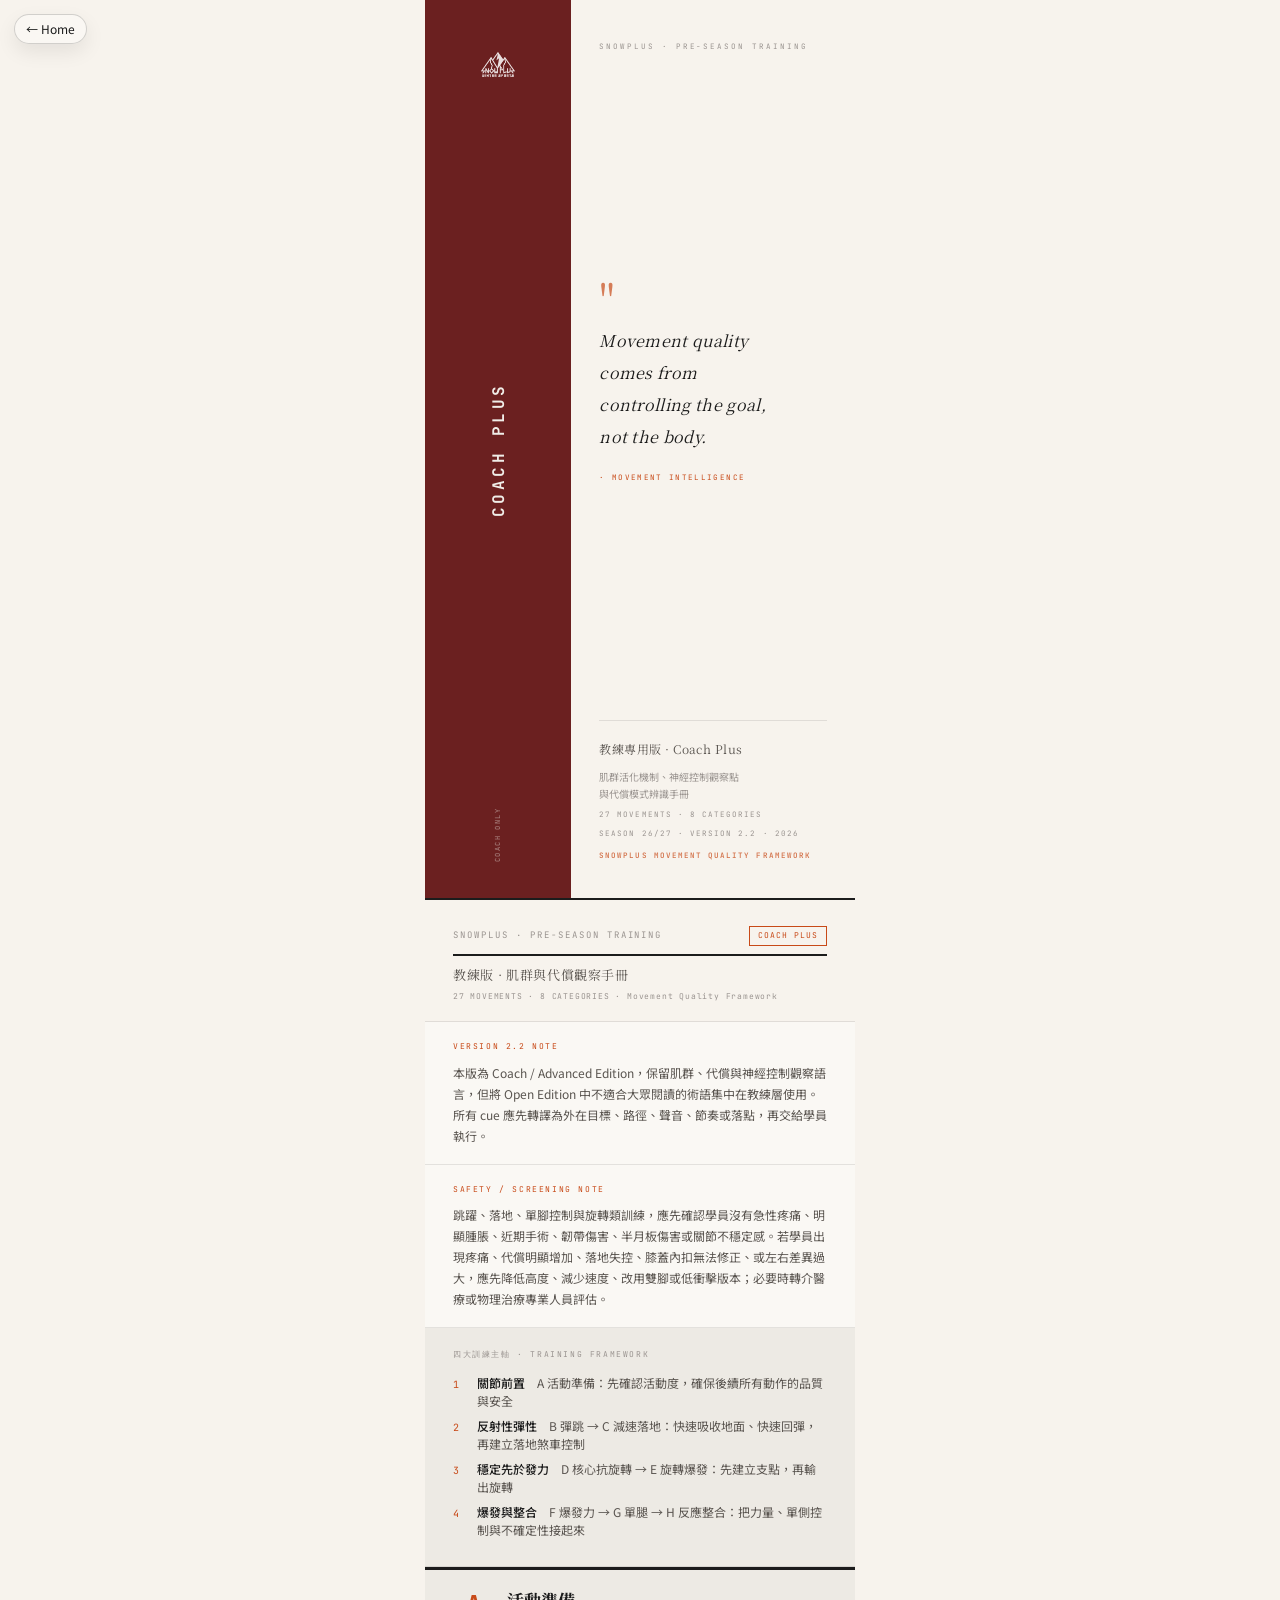
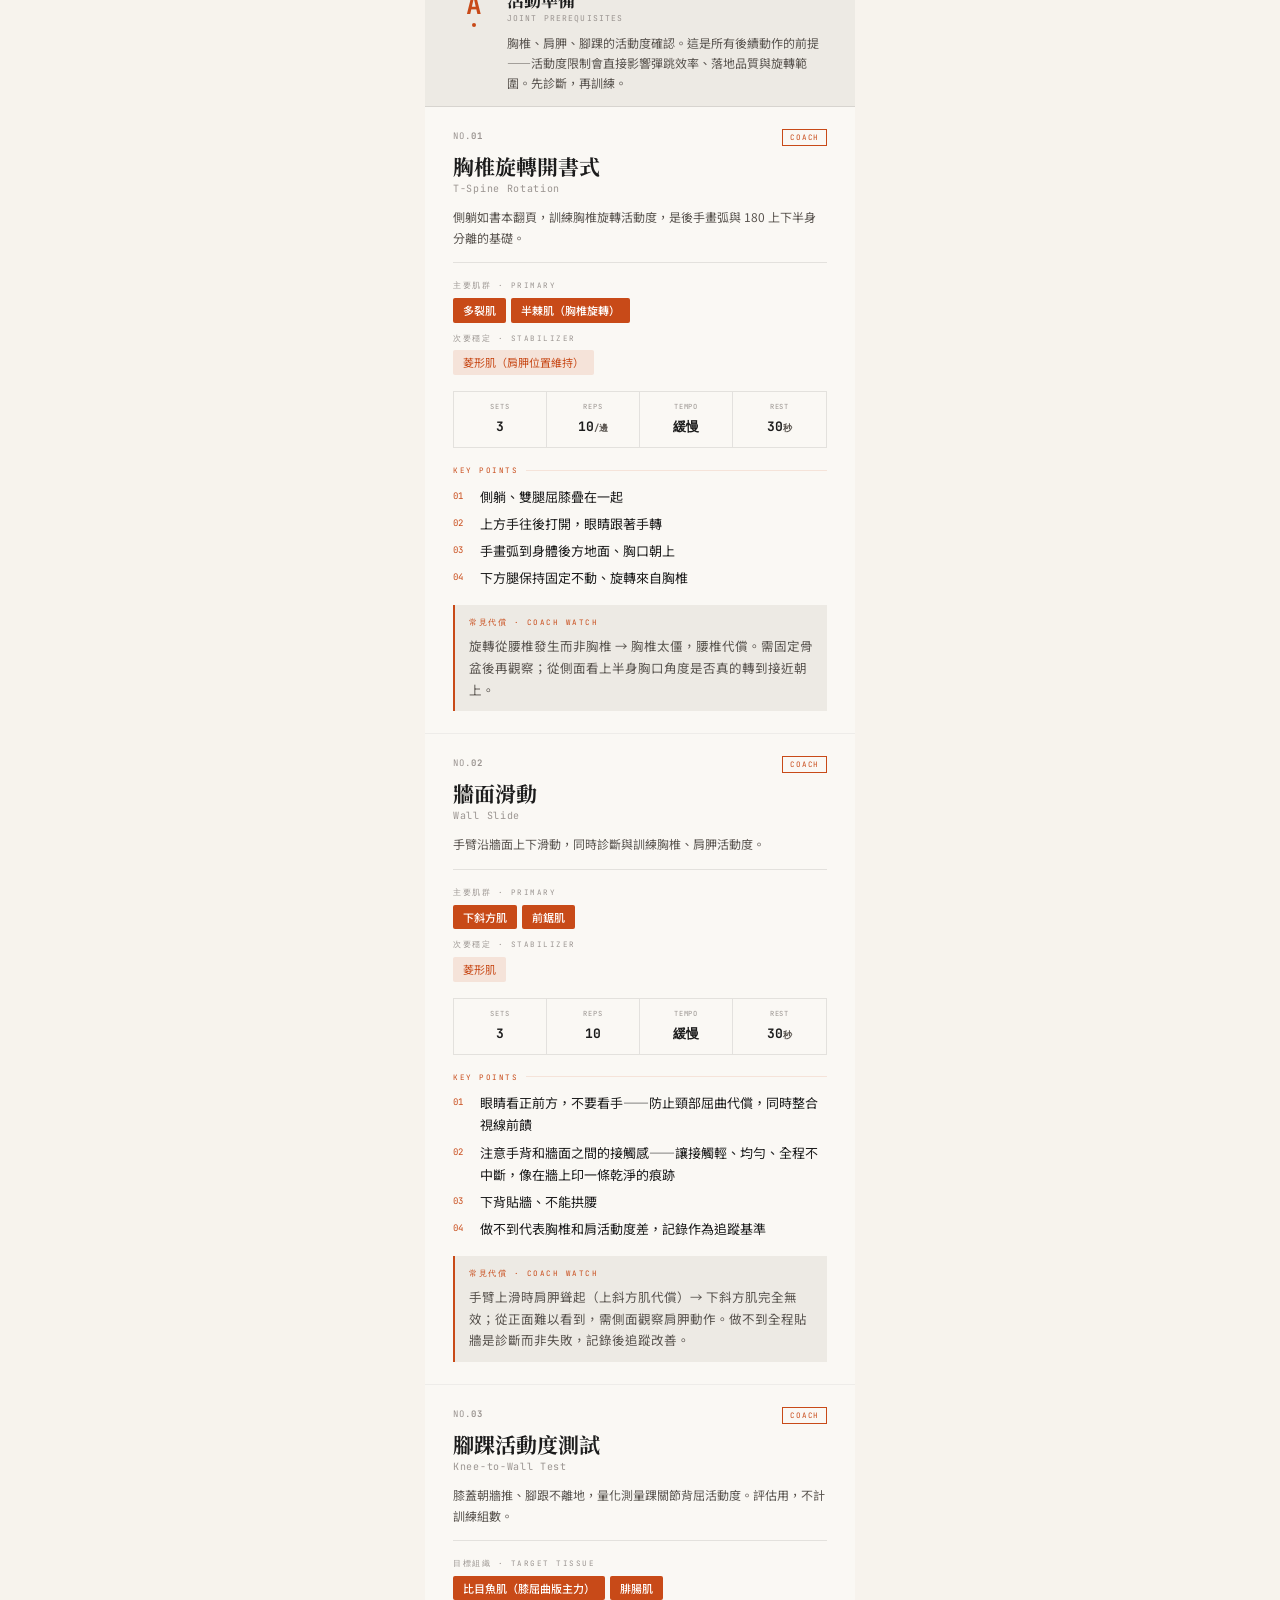
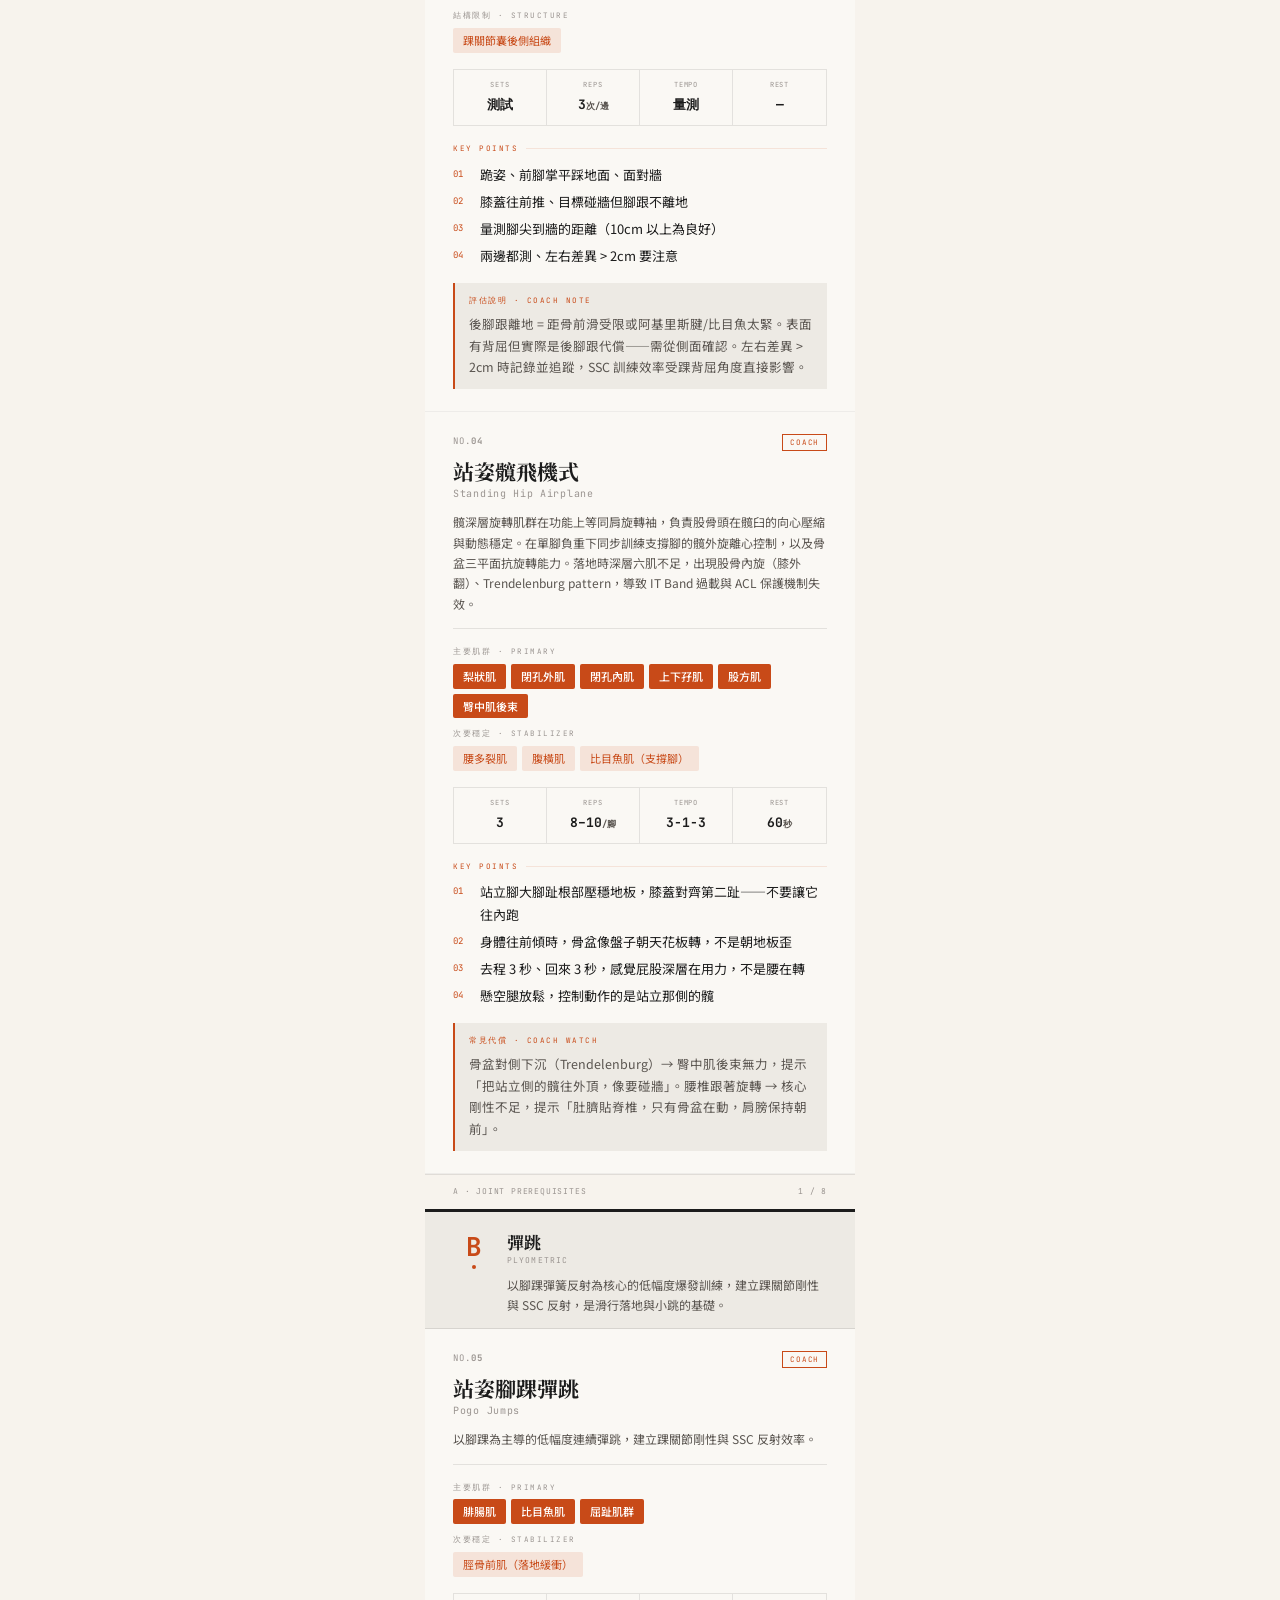
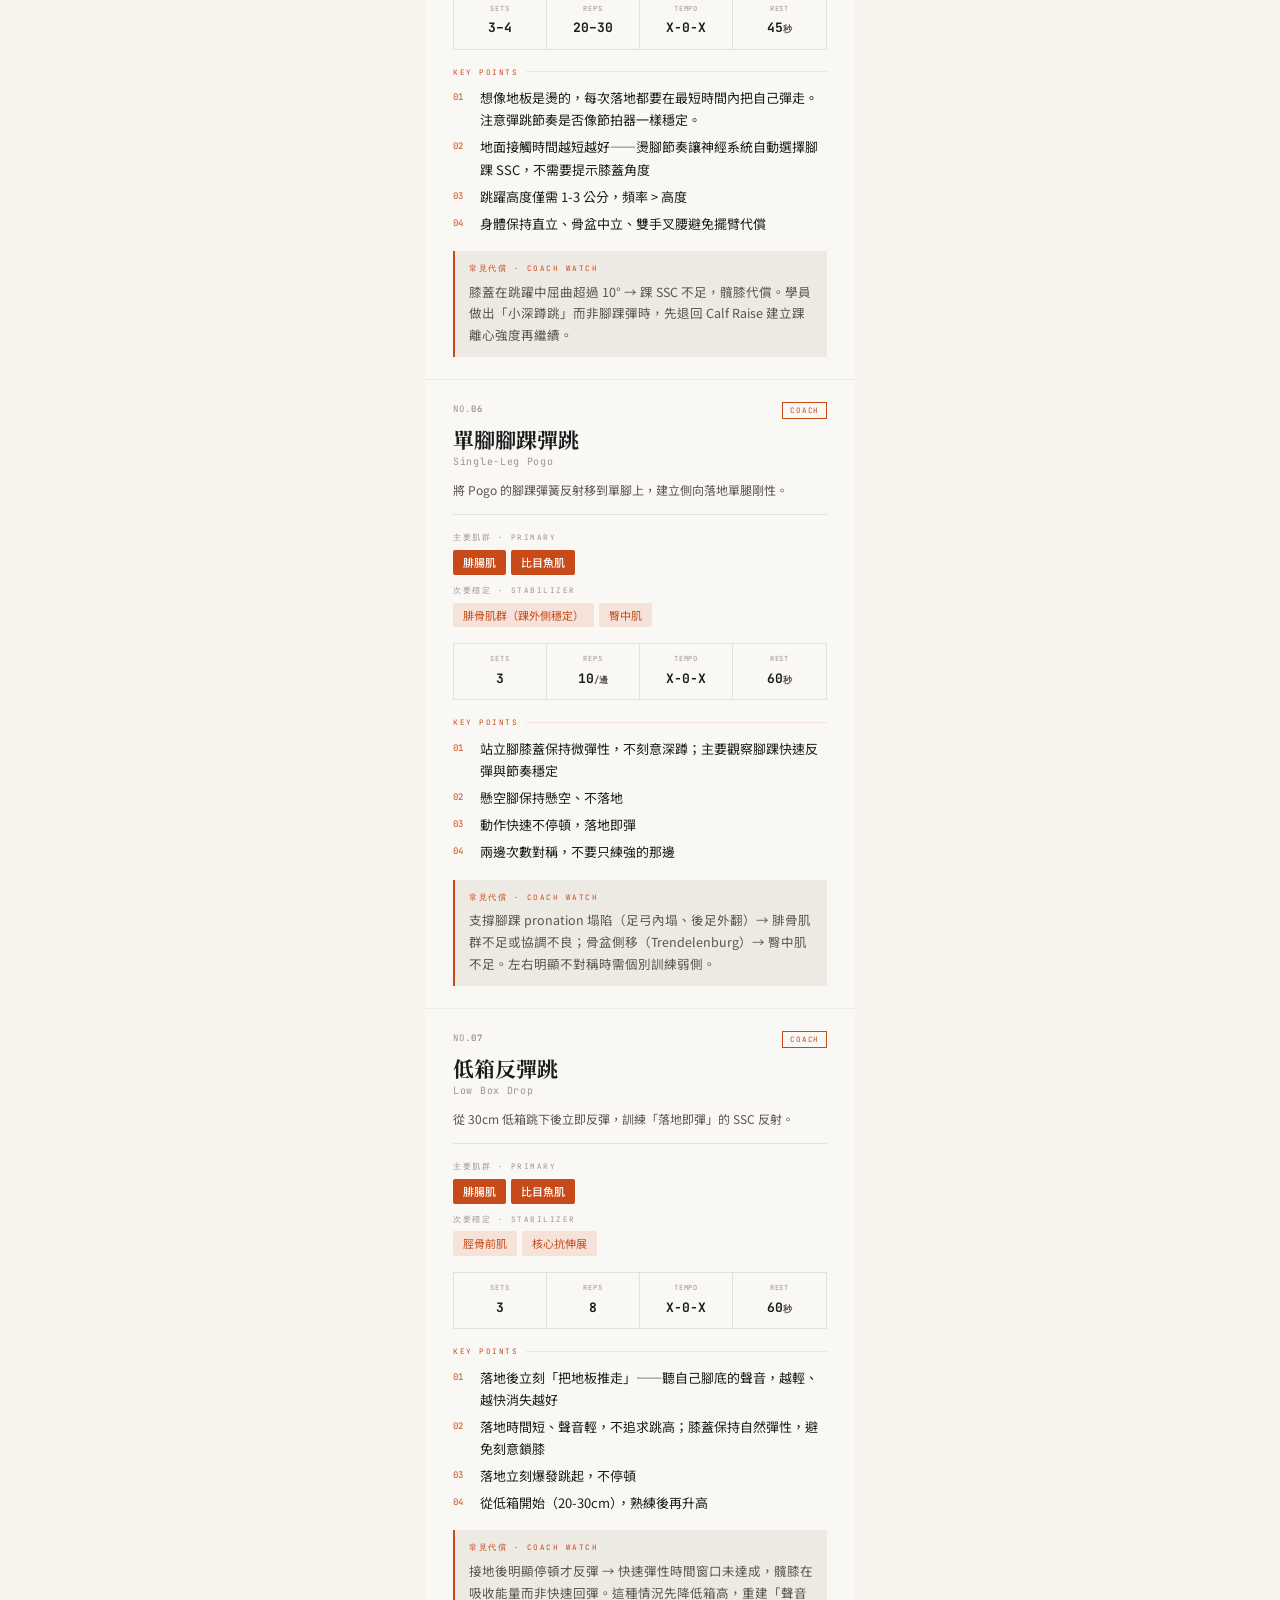
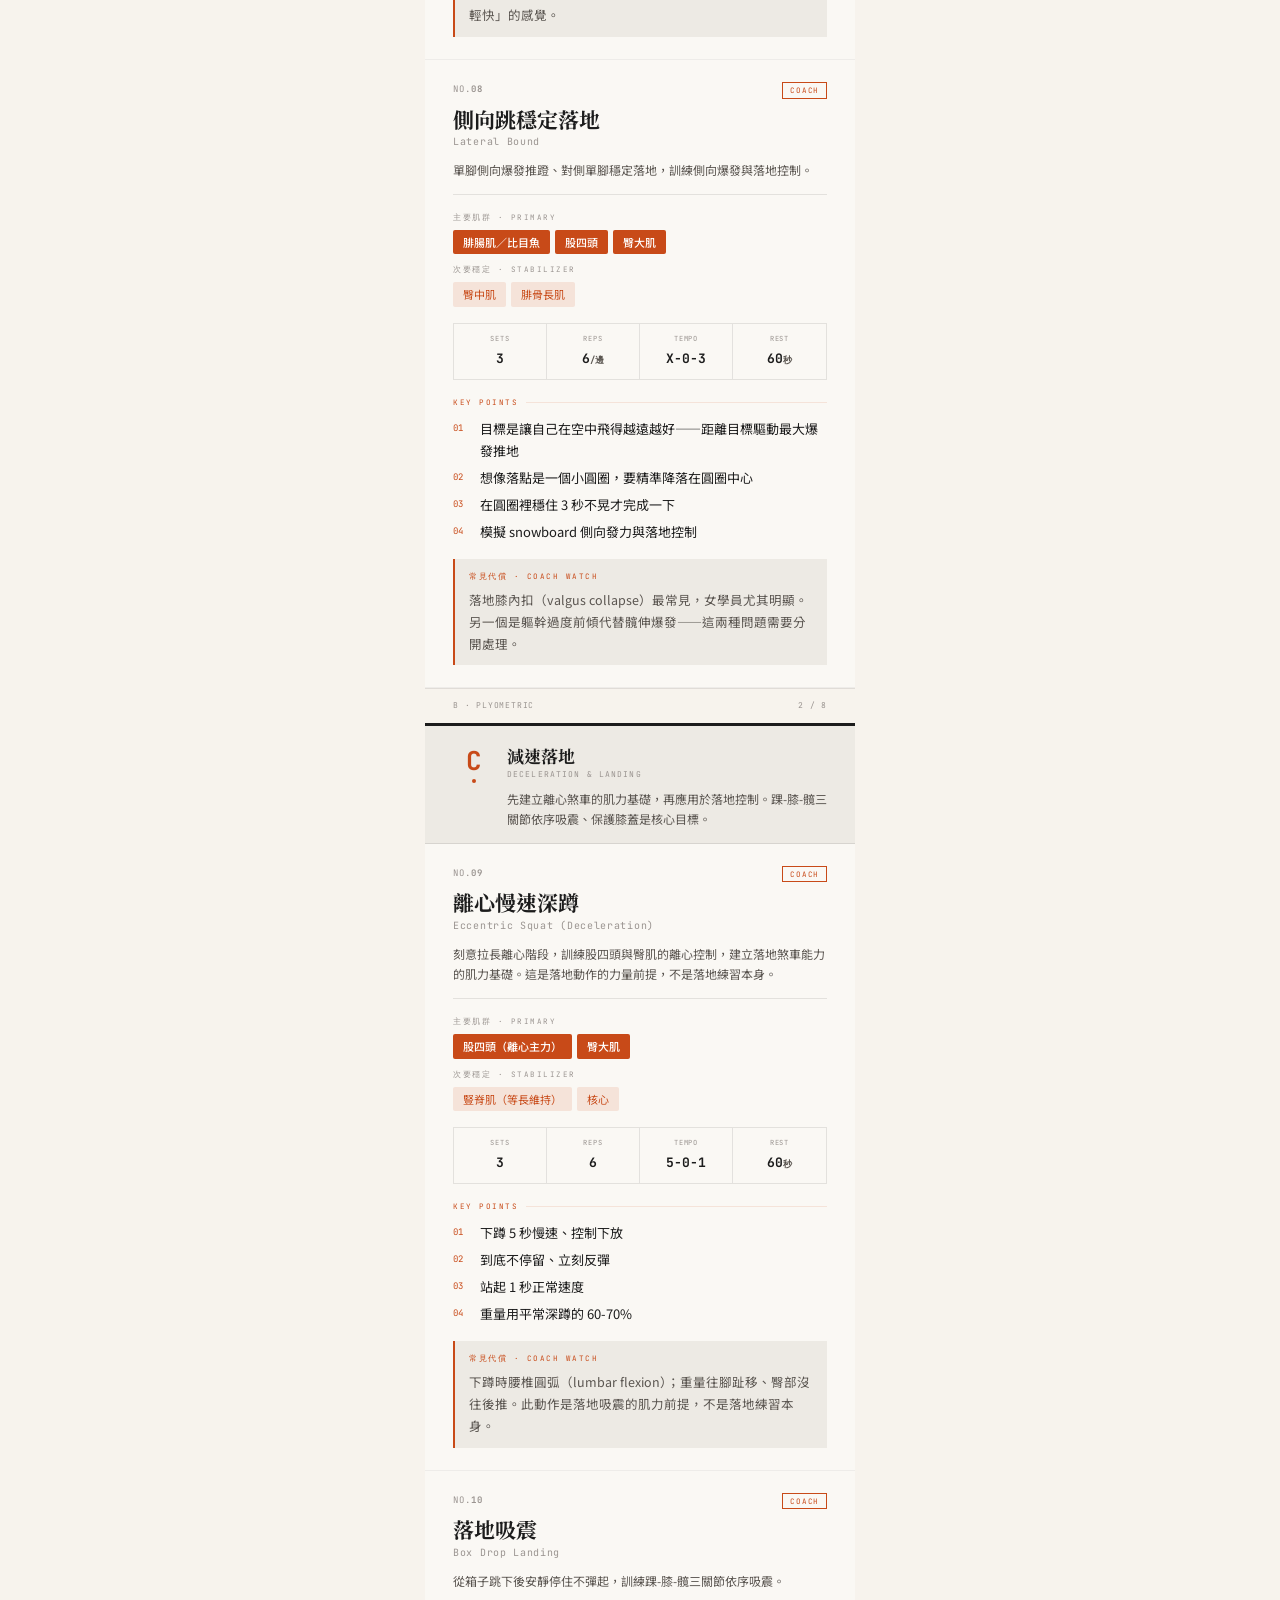
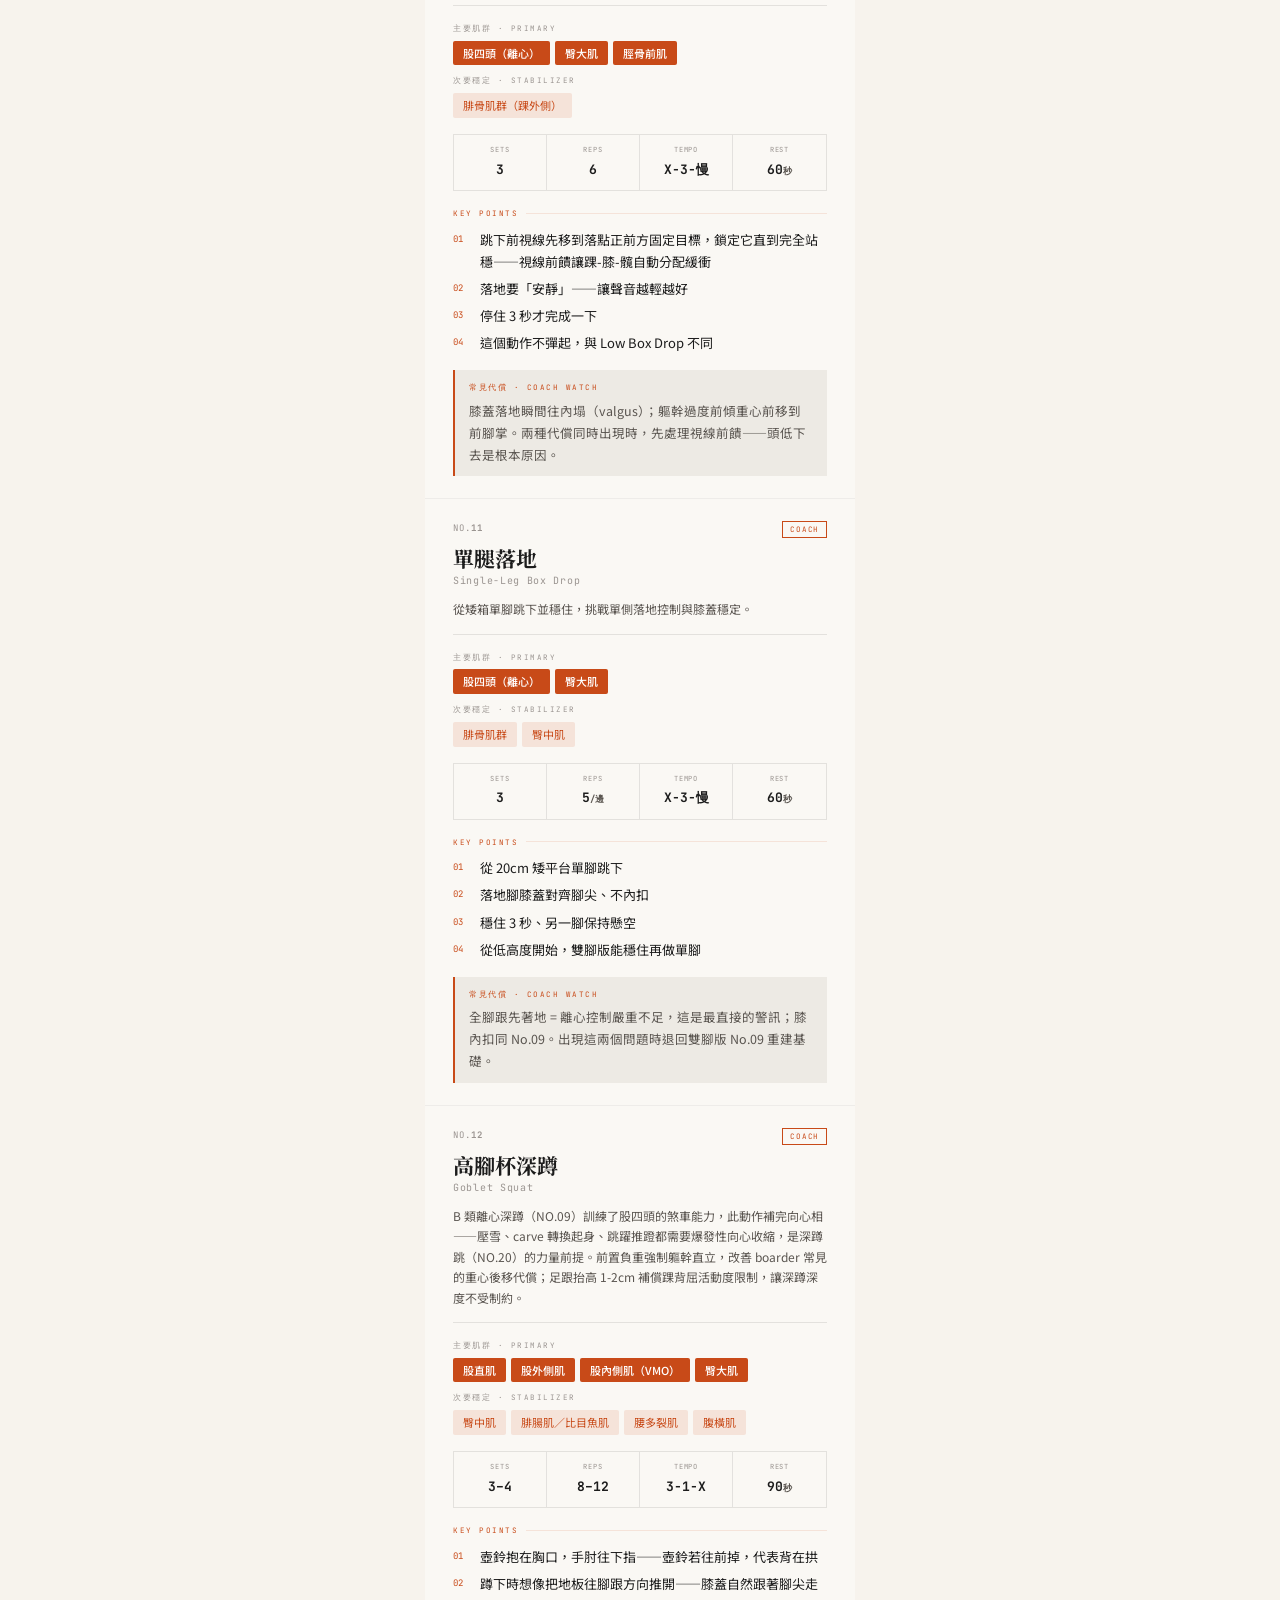
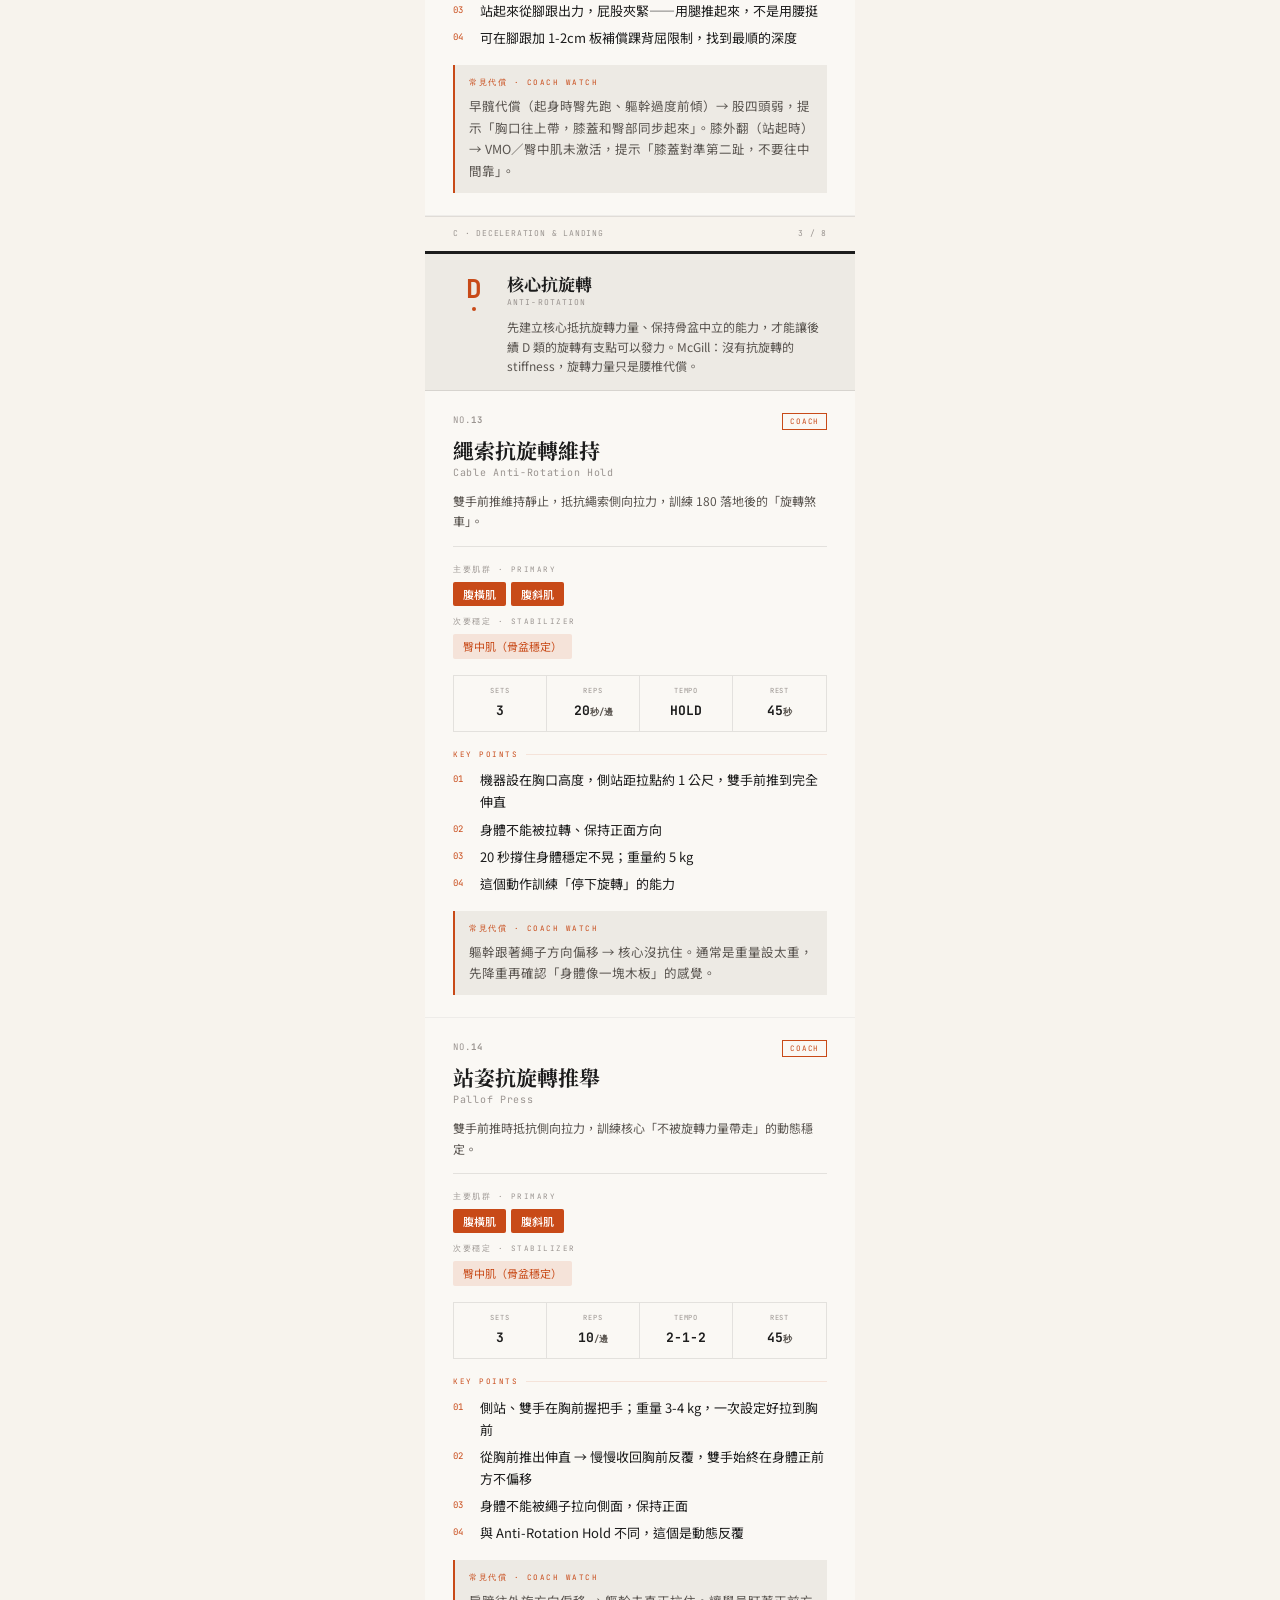
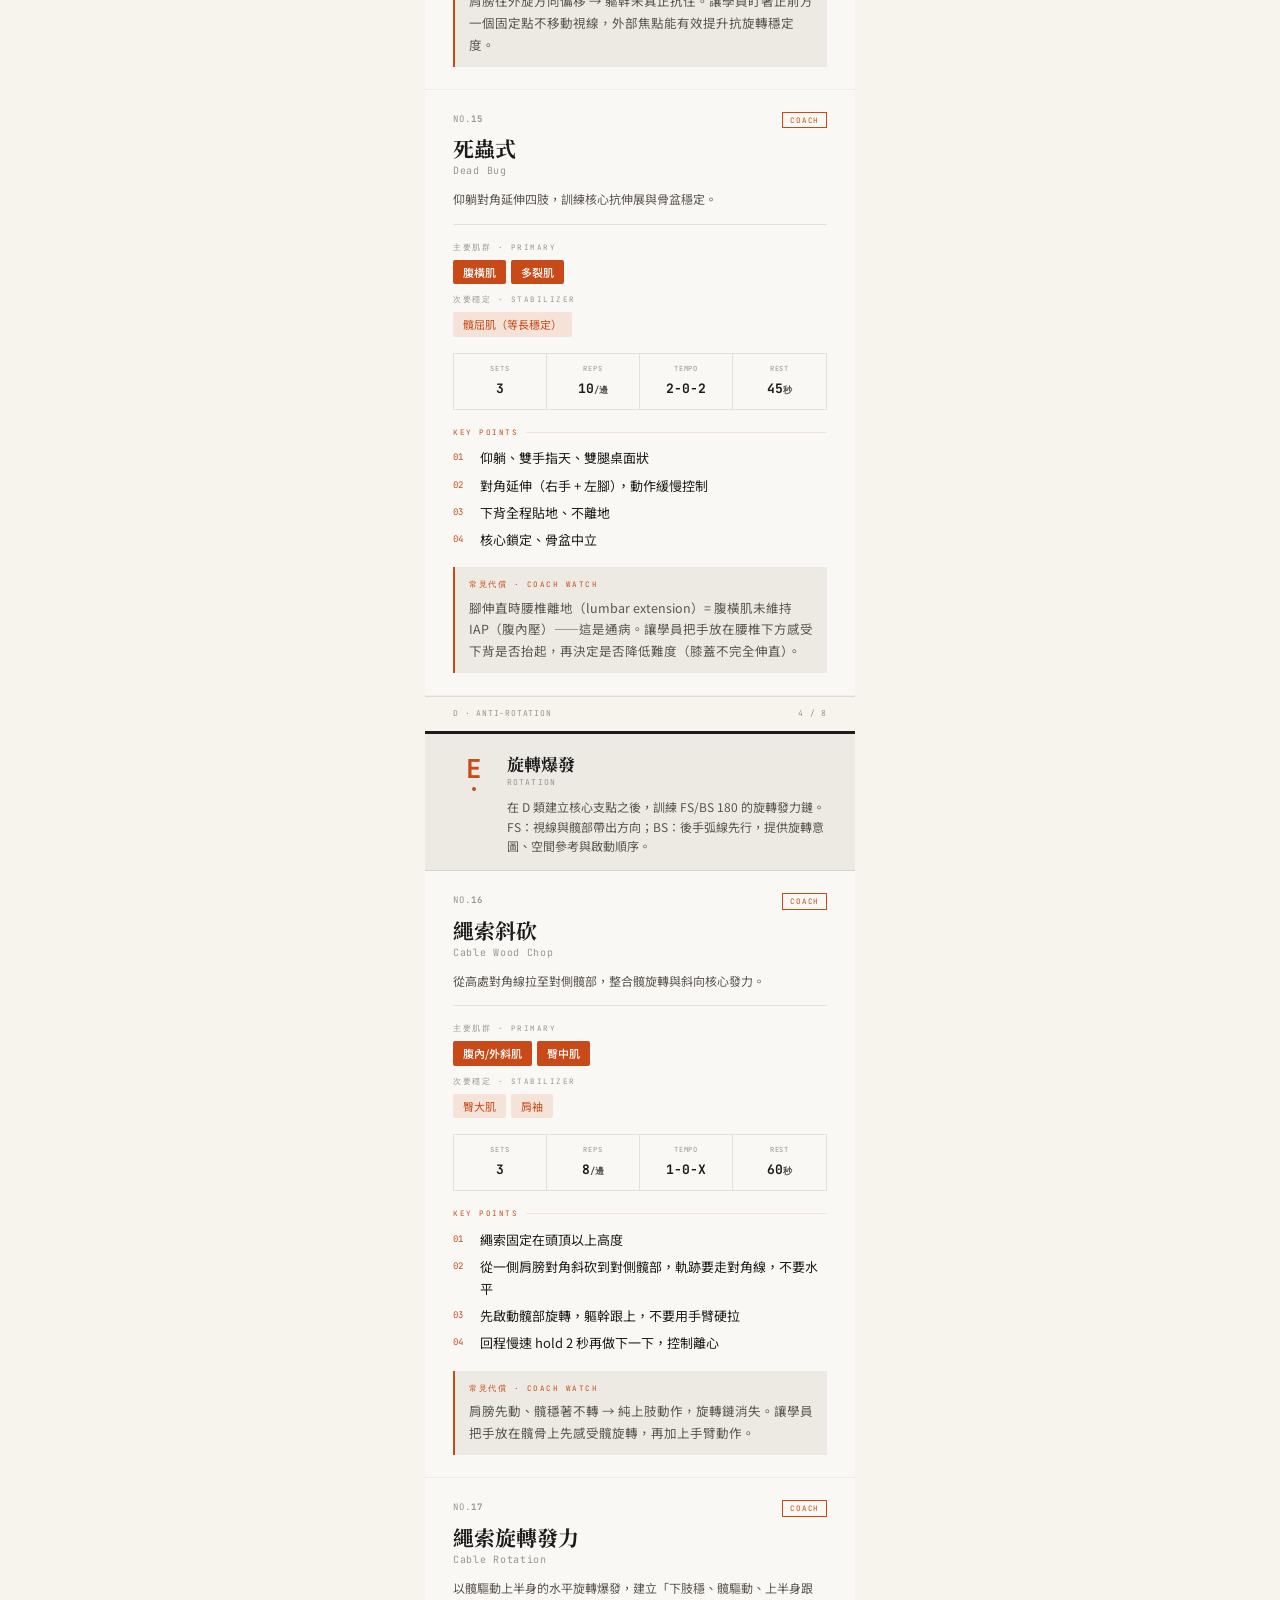
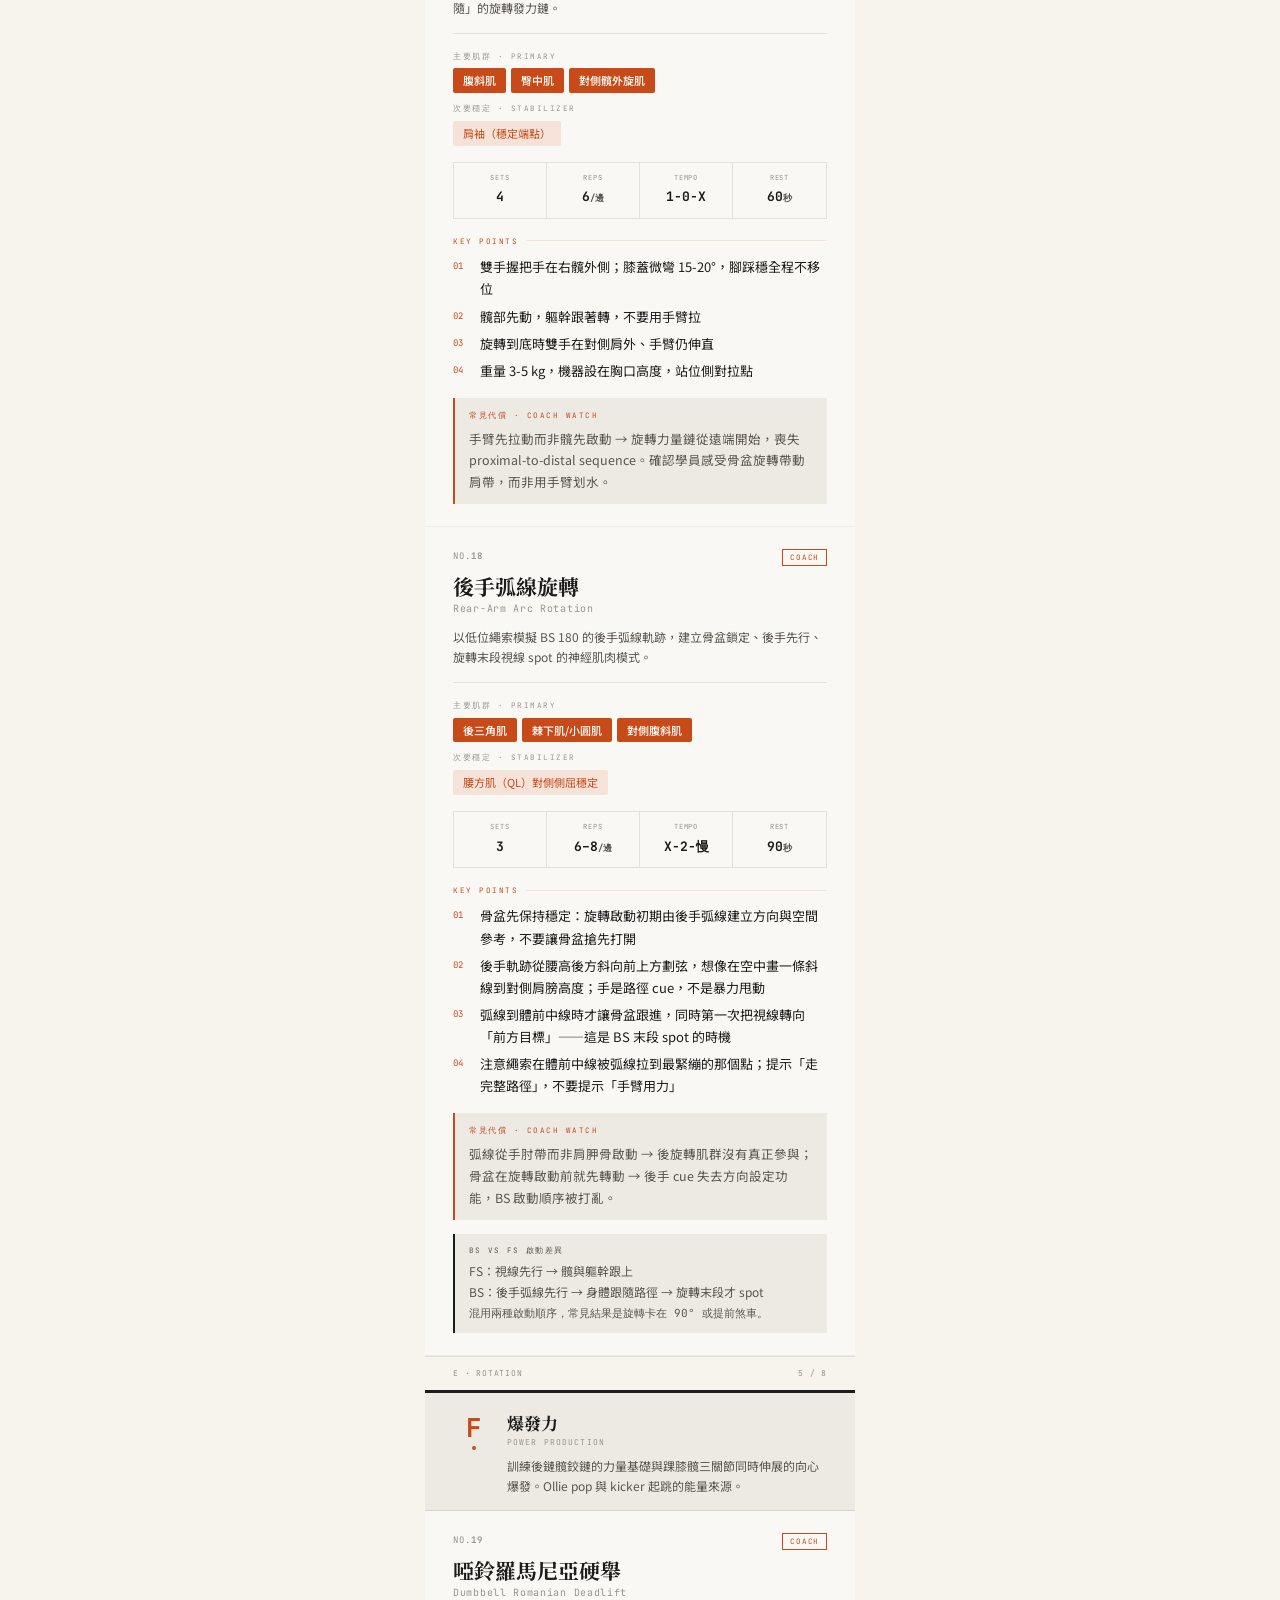
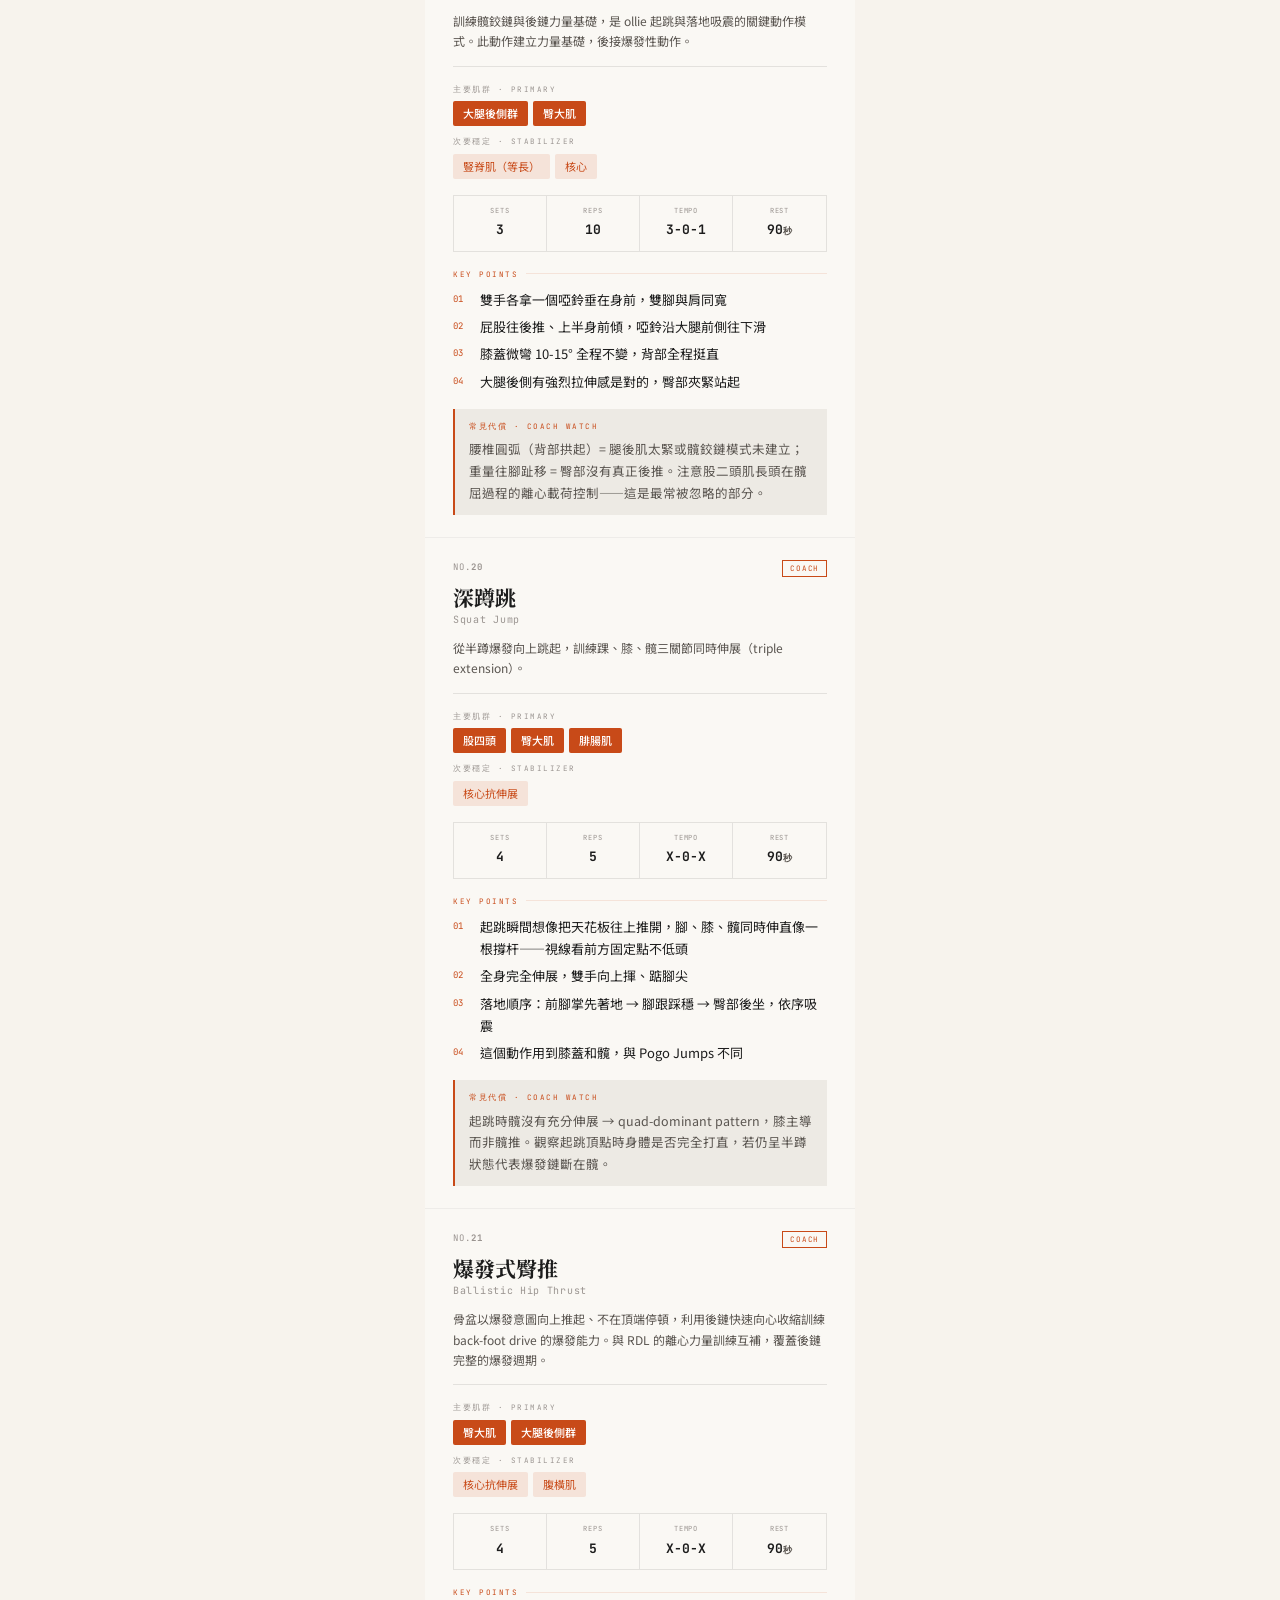
<file: manuals/coach-plus.html>
<!DOCTYPE html>
<html lang="zh-TW">
<head>
  <meta charset="UTF-8">
  <meta name="viewport" content="width=device-width, initial-scale=1.0, maximum-scale=1.0">
  <title>SnowPlus Coach Plus</title>
  <meta name="apple-mobile-web-app-capable" content="yes">
  <meta name="apple-mobile-web-app-title" content="SP Coach">
  <meta name="theme-color" content="#F7F3ED">
  <link rel="preconnect" href="https://fonts.googleapis.com">
  <link rel="preconnect" href="https://fonts.gstatic.com" crossorigin>
  <link href="https://fonts.googleapis.com/css2?family=Noto+Serif+TC:wght@400;700;900&family=Noto+Sans+TC:wght@300;400;500&family=JetBrains+Mono:ital,wght@0,400;0,700;1,400&display=swap" rel="stylesheet">
  <style>
    :root {
      --bg:      #F7F3ED;
      --bg2:     #EDEAE4;
      --paper:   #FAF8F4;
      --ink:     #1C1C1C;
      --ink-mid: #5A5550;
      --ink-dim: #9A9490;
      --red:     #C84A18;
      --red-dim: rgba(200,74,24,0.12);
      --rule:    rgba(28,28,28,0.1);
      --rule-soft: rgba(28,28,28,0.05);
    }
    * { margin:0; padding:0; box-sizing:border-box; }
    body { background:var(--bg); color:var(--ink); font-family:'Noto Sans TC',sans-serif; font-size:15px; line-height:1.7; max-width:430px; margin:0 auto; padding-bottom:60px; }
    .masthead { padding:26px 28px 18px; border-bottom:1px solid var(--rule); }
    .masthead-row { display:flex; align-items:center; justify-content:space-between; margin-bottom:8px; }
    .brand { font-family:'JetBrains Mono',monospace; font-size:9px; letter-spacing:0.22em; color:var(--ink-dim); text-transform:uppercase; }
    .edition-tag { font-family:'JetBrains Mono',monospace; font-size:8px; letter-spacing:0.12em; color:var(--red); border:1px solid var(--red); padding:2px 8px; text-transform:uppercase; }
    .masthead-rule { height:2px; background:var(--ink); margin-bottom:8px; }
    .masthead-title { font-family:'Noto Serif TC',serif; font-size:13px; font-weight:400; color:var(--ink-mid); letter-spacing:0.05em; }
    .masthead-sub { font-family:'JetBrains Mono',monospace; font-size:8px; color:var(--ink-dim); letter-spacing:0.1em; margin-top:4px; }


    .coach-note { padding:18px 28px; border-bottom:1px solid var(--rule); background:var(--paper); }
    .coach-note-title { font-family:'JetBrains Mono',monospace; font-size:8px; letter-spacing:0.2em; color:var(--red); text-transform:uppercase; margin-bottom:8px; }
    .coach-note-body { font-size:12px; color:var(--ink-mid); line-height:1.75; }


    /* AXES */
    .axes { padding:20px 28px; border-bottom:1px solid var(--rule); background:var(--bg2); }
    .axes-title { font-family:'JetBrains Mono',monospace; font-size:8px; letter-spacing:0.2em; color:var(--ink-dim); text-transform:uppercase; margin-bottom:12px; }
    .axis-row { display:flex; gap:10px; align-items:baseline; margin-bottom:7px; }
    .axis-num { font-family:'JetBrains Mono',monospace; font-size:10px; color:var(--red); min-width:14px; }
    .axis-text { font-size:12px; color:var(--ink-mid); line-height:1.5; }
    .axis-text strong { color:var(--ink); font-weight:500; }

    /* CATEGORY */
    .cat-header { padding:20px 28px 14px; background:var(--bg2); border-bottom:1px solid var(--rule); border-top:3px solid var(--ink); display:grid; grid-template-columns:42px 1fr; gap:0 12px; align-items:start; }
    .cat-index { display:flex; flex-direction:column; align-items:center; gap:5px; padding-top:2px; }
    .cat-letter { font-family:'JetBrains Mono',monospace; font-size:26px; font-weight:700; color:var(--red); line-height:1; }
    .cat-dot { width:4px; height:4px; border-radius:50%; background:var(--red); }
    .cat-name-zh { font-family:'Noto Serif TC',serif; font-size:17px; font-weight:700; line-height:1.2; margin-bottom:2px; }
    .cat-name-en { font-family:'JetBrains Mono',monospace; font-size:8px; letter-spacing:0.14em; color:var(--ink-dim); text-transform:uppercase; margin-bottom:7px; }
    .cat-desc { font-size:12px; color:var(--ink-mid); line-height:1.65; }

    /* EXERCISE */
    .exercise { padding:22px 28px; border-bottom:1px solid var(--rule-soft); background:var(--paper); }
    .ex-top { display:flex; justify-content:space-between; align-items:flex-start; margin-bottom:8px; }
    .ex-no { font-family:'JetBrains Mono',monospace; font-size:9px; color:var(--ink-dim); letter-spacing:0.1em; }
    .ex-coach-mark { font-family:'JetBrains Mono',monospace; font-size:7.5px; letter-spacing:0.1em; color:var(--red); border:1px solid var(--red); padding:1px 7px; text-transform:uppercase; }
    .ex-zh { font-family:'Noto Serif TC',serif; font-size:21px; font-weight:700; line-height:1.15; margin-bottom:2px; }
    .ex-en { font-family:'JetBrains Mono',monospace; font-size:10px; color:var(--ink-dim); letter-spacing:0.07em; margin-bottom:10px; }
    .ex-desc { font-size:12px; color:var(--ink-mid); line-height:1.7; margin-bottom:16px; padding-bottom:14px; border-bottom:1px solid var(--rule); }
    .muscle-block { margin-bottom:16px; }
    .muscle-row { margin-bottom:9px; }
    .muscle-label { font-family:'JetBrains Mono',monospace; font-size:7.5px; letter-spacing:0.2em; color:var(--ink-dim); text-transform:uppercase; margin-bottom:6px; }
    .chips { display:flex; flex-wrap:wrap; gap:5px; }
    .chip-p { background:var(--red); color:#fff; font-family:'Noto Sans TC',sans-serif; font-size:11px; font-weight:500; padding:3px 10px; border-radius:2px; }
    .chip-s { background:var(--red-dim); color:var(--red); font-family:'Noto Sans TC',sans-serif; font-size:11px; padding:3px 10px; border-radius:2px; }
    .ex-table { display:grid; grid-template-columns:repeat(4,1fr); border:1px solid var(--rule); margin-bottom:16px; }
    .tc { padding:9px 5px; display:flex; flex-direction:column; align-items:center; gap:3px; border-right:1px solid var(--rule); }
    .tc:last-child { border-right:none; }
    .tc-label { font-family:'JetBrains Mono',monospace; font-size:7px; letter-spacing:0.12em; color:var(--ink-dim); text-transform:uppercase; }
    .tc-val { font-family:'JetBrains Mono',monospace; font-size:13px; font-weight:700; }
    .tc-unit { font-size:9px; color:var(--ink-mid); }
    .kp-section { margin-bottom:16px; }
    .kp-head { display:flex; align-items:center; gap:8px; margin-bottom:9px; }
    .kp-label { font-family:'JetBrains Mono',monospace; font-size:7.5px; letter-spacing:0.2em; color:var(--red); text-transform:uppercase; white-space:nowrap; }
    .kp-rule { flex:1; height:1px; background:var(--red-dim); }
    .kp { display:flex; gap:11px; font-size:13px; line-height:1.7; margin-bottom:5px; }
    .kp-n { font-family:'JetBrains Mono',monospace; font-size:9px; color:var(--red); min-width:16px; padding-top:3px; flex-shrink:0; }
    .coach-callout { border-left:2px solid var(--red); padding:11px 14px; background:var(--bg2); margin-top:2px; }
    .coach-title { font-family:'JetBrains Mono',monospace; font-size:7.5px; letter-spacing:0.2em; color:var(--red); text-transform:uppercase; margin-bottom:6px; }
    .coach-body { font-size:12.5px; color:var(--ink-mid); line-height:1.75; }
    .callout { border-left:2px solid var(--ink); padding:10px 14px; background:var(--bg2); margin-top:14px; }
    .callout-title { font-family:'JetBrains Mono',monospace; font-size:7.5px; letter-spacing:0.18em; color:var(--ink-mid); text-transform:uppercase; margin-bottom:5px; }
    .callout-body { font-size:12px; color:var(--ink-mid); line-height:1.7; }
    .mono { font-family:'JetBrains Mono',monospace; font-size:11px; }
    .sec-foot { display:flex; justify-content:space-between; padding:10px 28px; font-family:'JetBrains Mono',monospace; font-size:8px; color:var(--ink-dim); letter-spacing:0.1em; border-top:1px solid var(--rule); }

    /* ── COVER ── */
    /* COVER — vertical split layout */
    .cover {
      min-height: 100svh;
      display: flex;
      flex-direction: row;
      border-bottom: 2px solid var(--ink);
    }
    /* Left band */
    .cover-band {
      width: 34%;
      background: #6B2020;
      display: flex;
      flex-direction: column;
      align-items: center;
      justify-content: space-between;
      padding: 40px 0 36px;
      flex-shrink: 0;
    }
    .cover-logo {
      width: 52px;
      height: 52px;
      object-fit: contain;
      filter: brightness(0) invert(1) opacity(0.85);
    }
    .cover-band-title {
      font-family: 'JetBrains Mono', monospace;
      font-size: 16px;
      font-weight: 700;
      color: #f0ede8;
      letter-spacing: 0.22em;
      writing-mode: vertical-rl;
      transform: rotate(180deg);
      text-transform: uppercase;
    }
    .cover-band-tag {
      font-family: 'JetBrains Mono', monospace;
      font-size: 7px;
      letter-spacing: 0.2em;
      color: rgba(240,237,232,0.5);
      writing-mode: vertical-rl;
      transform: rotate(180deg);
      text-transform: uppercase;
    }
    /* Right content */
    .cover-content {
      flex: 1;
      display: flex;
      flex-direction: column;
      justify-content: space-between;
      padding: 40px 28px 36px;
    }
    .cover-brand {
      font-family: 'JetBrains Mono', monospace;
      font-size: 7.5px;
      letter-spacing: 0.26em;
      color: var(--ink-dim);
      text-transform: uppercase;
    }
    .cover-quote-block {
      flex: 1;
      display: flex;
      flex-direction: column;
      justify-content: center;
      padding: 32px 0;
    }
    .cover-quote-mark {
      font-family: 'Noto Serif TC', serif;
      font-size: 40px;
      color: var(--red);
      line-height: 0.6;
      margin-bottom: 12px;
      opacity: 0.7;
    }
    .cover-quote-text {
      font-family: 'Noto Serif TC', serif;
      font-size: 16px;
      font-style: italic;
      color: var(--ink);
      line-height: 2.0;
      letter-spacing: 0.02em;
    }
    .cover-quote-attr {
      margin-top: 18px;
      font-family: 'JetBrains Mono', monospace;
      font-size: 7.5px;
      letter-spacing: 0.18em;
      color: var(--red);
      text-transform: uppercase;
    }
    .cover-sub-block {
      border-top: 1px solid var(--rule);
      padding-top: 18px;
    }
    .cover-sub {
      font-family: 'Noto Serif TC', serif;
      font-size: 12px;
      color: var(--ink-mid);
      margin-bottom: 8px;
      letter-spacing: 0.04em;
    }
    .cover-desc {
      font-size: 10px;
      color: var(--ink-dim);
      line-height: 1.7;
    }
    .cover-meta-line {
      font-family: 'JetBrains Mono', monospace;
      font-size: 7.5px;
      letter-spacing: 0.14em;
      color: var(--ink-dim);
      text-transform: uppercase;
      margin-top: 6px;
    }
  </style>
</head>
<body>

<style id="snowplus-app-nav-style">
  .snowplus-app-back{position:fixed;left:14px;top:14px;z-index:99999;display:inline-flex;align-items:center;gap:6px;padding:8px 11px;border:1px solid rgba(26,26,26,.18);border-radius:999px;background:rgba(250,248,244,.92);backdrop-filter:blur(10px);color:#1A1A1A;text-decoration:none;font-family:-apple-system,BlinkMacSystemFont,"Noto Sans TC",sans-serif;font-size:12px;line-height:1;box-shadow:0 8px 20px rgba(0,0,0,.08)}
  .snowplus-app-back:hover{background:#fff}
  @media print{.snowplus-app-back{display:none}}
</style>
<a class="snowplus-app-back" href="../index.html">← Home</a>


<!-- COVER -->
<div class="cover">
  <!-- Left band -->
  <div class="cover-band">
    <img src="[data-uri]" class="cover-logo" alt="SnowPlus">
    <div class="cover-band-title">Coach Plus</div>
    <div class="cover-band-tag">Coach Only</div>
  </div>
  <!-- Right content -->
  <div class="cover-content">
    <div class="cover-brand">SnowPlus · Pre-Season Training</div>
    <div class="cover-quote-block">
      <div class="cover-quote-mark">"</div>
      <div class="cover-quote-text">Movement quality<br>comes from<br>controlling the goal,<br>not the body.</div>
      <div class="cover-quote-attr">· Movement Intelligence</div>
    </div>
    <div class="cover-sub-block">
      <div class="cover-sub">教練專用版 · Coach Plus</div>
      <div class="cover-desc">肌群活化機制、神經控制觀察點<br>與代償模式辨識手冊</div>
      <div class="cover-meta-line">27 Movements · 8 Categories</div>
      <div class="cover-meta-line">Season 26/27 · Version 2.2 · 2026</div>
      <div class="cover-meta-line" style="color:#C84A18;opacity:0.75;font-weight:600;margin-top:10px;">SnowPlus Movement Quality Framework</div>
    </div>
  </div>
</div>

<!-- MASTHEAD -->
<div class="masthead">
  <div class="masthead-row">
    <div class="brand">SnowPlus · Pre-Season Training</div>
    <div class="edition-tag">Coach Plus</div>
  </div>
  <div class="masthead-rule"></div>
  <div class="masthead-title">教練版 · 肌群與代償觀察手冊</div>
  <div class="masthead-sub">27 MOVEMENTS · 8 CATEGORIES · Movement Quality Framework</div>
</div>

<!-- COACH NOTE -->
<div class="coach-note">
  <div class="coach-note-title">Version 2.2 Note</div>
  <div class="coach-note-body">
    本版為 Coach / Advanced Edition，保留肌群、代償與神經控制觀察語言，但將 Open Edition 中不適合大眾閱讀的術語集中在教練層使用。所有 cue 應先轉譯為外在目標、路徑、聲音、節奏或落點，再交給學員執行。
  </div>
</div>

<div class="coach-note">
  <div class="coach-note-title">Safety / Screening Note</div>
  <div class="coach-note-body">
    跳躍、落地、單腳控制與旋轉類訓練，應先確認學員沒有急性疼痛、明顯腫脹、近期手術、韌帶傷害、半月板傷害或關節不穩定感。若學員出現疼痛、代償明顯增加、落地失控、膝蓋內扣無法修正、或左右差異過大，應先降低高度、減少速度、改用雙腳或低衝擊版本；必要時轉介醫療或物理治療專業人員評估。
  </div>
</div>

<!-- FOUR AXES -->
<div class="axes">
  <div class="axes-title">四大訓練主軸 · Training Framework</div>
  <div class="axis-row"><span class="axis-num">1</span><span class="axis-text"><strong>關節前置</strong>　A 活動準備：先確認活動度，確保後續所有動作的品質與安全</span></div>
  <div class="axis-row"><span class="axis-num">2</span><span class="axis-text"><strong>反射性彈性</strong>　B 彈跳 → C 減速落地：快速吸收地面、快速回彈，再建立落地煞車控制</span></div>
  <div class="axis-row"><span class="axis-num">3</span><span class="axis-text"><strong>穩定先於發力</strong>　D 核心抗旋轉 → E 旋轉爆發：先建立支點，再輸出旋轉</span></div>
  <div class="axis-row"><span class="axis-num">4</span><span class="axis-text"><strong>爆發與整合</strong>　F 爆發力 → G 單腿 → H 反應整合：把力量、單側控制與不確定性接起來</span></div>
</div>

<!-- ══ G · JOINT PREREQUISITES ══ -->
<div class="cat-header">
  <div class="cat-index"><div class="cat-letter">A</div><div class="cat-dot"></div></div>
  <div><div class="cat-name-zh">活動準備</div><div class="cat-name-en">JOINT PREREQUISITES</div><div class="cat-desc">胸椎、肩胛、腳踝的活動度確認。這是所有後續動作的前提——活動度限制會直接影響彈跳效率、落地品質與旋轉範圍。先診斷，再訓練。</div></div>
</div>

<div class="exercise">
  <div class="ex-top"><div class="ex-no">NO.<b>01</b></div><div class="ex-coach-mark">COACH</div></div>
  <div class="ex-zh">胸椎旋轉開書式</div><div class="ex-en">T-Spine Rotation</div>
  <div class="ex-desc">側躺如書本翻頁，訓練胸椎旋轉活動度，是後手畫弧與 180 上下半身分離的基礎。</div>
  <div class="muscle-block">
    <div class="muscle-row"><div class="muscle-label">主要肌群 · Primary</div><div class="chips"><span class="chip-p">多裂肌</span><span class="chip-p">半棘肌（胸椎旋轉）</span></div></div>
    <div class="muscle-row"><div class="muscle-label">次要穩定 · Stabilizer</div><div class="chips"><span class="chip-s">菱形肌（肩胛位置維持）</span></div></div>
  </div>
  <div class="ex-table">
    <div class="tc"><span class="tc-label">SETS</span><span class="tc-val">3</span></div>
    <div class="tc"><span class="tc-label">REPS</span><span class="tc-val">10<span class="tc-unit">/邊</span></span></div>
    <div class="tc"><span class="tc-label">TEMPO</span><span class="tc-val">緩慢</span></div>
    <div class="tc"><span class="tc-label">REST</span><span class="tc-val">30<span class="tc-unit">秒</span></span></div>
  </div>
  <div class="kp-section"><div class="kp-head"><span class="kp-label">Key Points</span><div class="kp-rule"></div></div>
    <div class="kp"><span class="kp-n">01</span><span>側躺、雙腿屈膝疊在一起</span></div>
    <div class="kp"><span class="kp-n">02</span><span>上方手往後打開，眼睛跟著手轉</span></div>
    <div class="kp"><span class="kp-n">03</span><span>手畫弧到身體後方地面、胸口朝上</span></div>
    <div class="kp"><span class="kp-n">04</span><span>下方腿保持固定不動、旋轉來自胸椎</span></div>
  </div>
  <div class="coach-callout"><div class="coach-title">常見代償 · Coach Watch</div><div class="coach-body">旋轉從腰椎發生而非胸椎 → 胸椎太僵，腰椎代償。需固定骨盆後再觀察；從側面看上半身胸口角度是否真的轉到接近朝上。</div></div>
</div>

<div class="exercise">
  <div class="ex-top"><div class="ex-no">NO.<b>02</b></div><div class="ex-coach-mark">COACH</div></div>
  <div class="ex-zh">牆面滑動</div><div class="ex-en">Wall Slide</div>
  <div class="ex-desc">手臂沿牆面上下滑動，同時診斷與訓練胸椎、肩胛活動度。</div>
  <div class="muscle-block">
    <div class="muscle-row"><div class="muscle-label">主要肌群 · Primary</div><div class="chips"><span class="chip-p">下斜方肌</span><span class="chip-p">前鋸肌</span></div></div>
    <div class="muscle-row"><div class="muscle-label">次要穩定 · Stabilizer</div><div class="chips"><span class="chip-s">菱形肌</span></div></div>
  </div>
  <div class="ex-table">
    <div class="tc"><span class="tc-label">SETS</span><span class="tc-val">3</span></div>
    <div class="tc"><span class="tc-label">REPS</span><span class="tc-val">10</span></div>
    <div class="tc"><span class="tc-label">TEMPO</span><span class="tc-val">緩慢</span></div>
    <div class="tc"><span class="tc-label">REST</span><span class="tc-val">30<span class="tc-unit">秒</span></span></div>
  </div>
  <div class="kp-section"><div class="kp-head"><span class="kp-label">Key Points</span><div class="kp-rule"></div></div>
    <div class="kp"><span class="kp-n">01</span><span>眼睛看正前方，不要看手——防止頸部屈曲代償，同時整合視線前饋</span></div>
    <div class="kp"><span class="kp-n">02</span><span>注意手背和牆面之間的接觸感——讓接觸輕、均勻、全程不中斷，像在牆上印一條乾淨的痕跡</span></div>
    <div class="kp"><span class="kp-n">03</span><span>下背貼牆、不能拱腰</span></div>
    <div class="kp"><span class="kp-n">04</span><span>做不到代表胸椎和肩活動度差，記錄作為追蹤基準</span></div>
  </div>
  <div class="coach-callout"><div class="coach-title">常見代償 · Coach Watch</div><div class="coach-body">手臂上滑時肩胛聳起（上斜方肌代償）→ 下斜方肌完全無效；從正面難以看到，需側面觀察肩胛動作。做不到全程貼牆是診斷而非失敗，記錄後追蹤改善。</div></div>
</div>

<div class="exercise">
  <div class="ex-top"><div class="ex-no">NO.<b>03</b></div><div class="ex-coach-mark">COACH</div></div>
  <div class="ex-zh">腳踝活動度測試</div><div class="ex-en">Knee-to-Wall Test</div>
  <div class="ex-desc">膝蓋朝牆推、腳跟不離地，量化測量踝關節背屈活動度。評估用，不計訓練組數。</div>
  <div class="muscle-block">
    <div class="muscle-row"><div class="muscle-label">目標組織 · Target Tissue</div><div class="chips"><span class="chip-p">比目魚肌（膝屈曲版主力）</span><span class="chip-p">腓腸肌</span></div></div>
    <div class="muscle-row"><div class="muscle-label">結構限制 · Structure</div><div class="chips"><span class="chip-s">踝關節囊後側組織</span></div></div>
  </div>
  <div class="ex-table">
    <div class="tc"><span class="tc-label">SETS</span><span class="tc-val">測試</span></div>
    <div class="tc"><span class="tc-label">REPS</span><span class="tc-val">3<span class="tc-unit">次/邊</span></span></div>
    <div class="tc"><span class="tc-label">TEMPO</span><span class="tc-val">量測</span></div>
    <div class="tc"><span class="tc-label">REST</span><span class="tc-val">—</span></div>
  </div>
  <div class="kp-section"><div class="kp-head"><span class="kp-label">Key Points</span><div class="kp-rule"></div></div>
    <div class="kp"><span class="kp-n">01</span><span>跪姿、前腳掌平踩地面、面對牆</span></div>
    <div class="kp"><span class="kp-n">02</span><span>膝蓋往前推、目標碰牆但腳跟不離地</span></div>
    <div class="kp"><span class="kp-n">03</span><span>量測腳尖到牆的距離（10cm 以上為良好）</span></div>
    <div class="kp"><span class="kp-n">04</span><span>兩邊都測、左右差異 > 2cm 要注意</span></div>
  </div>
  <div class="coach-callout"><div class="coach-title">評估說明 · Coach Note</div><div class="coach-body">後腳跟離地 = 距骨前滑受限或阿基里斯腱/比目魚太緊。表面有背屈但實際是後腳跟代償——需從側面確認。左右差異 > 2cm 時記錄並追蹤，SSC 訓練效率受踝背屈角度直接影響。</div></div>
</div>
<div class="exercise">
  <div class="ex-top"><div class="ex-no">NO.<b>04</b></div><div class="ex-coach-mark">COACH</div></div>
  <div class="ex-zh">站姿髖飛機式</div><div class="ex-en">Standing Hip Airplane</div>
  <div class="ex-desc">髖深層旋轉肌群在功能上等同肩旋轉袖，負責股骨頭在髖臼的向心壓縮與動態穩定。在單腳負重下同步訓練支撐腳的髖外旋離心控制，以及骨盆三平面抗旋轉能力。落地時深層六肌不足，出現股骨內旋（膝外翻）、Trendelenburg pattern，導致 IT Band 過載與 ACL 保護機制失效。</div>
  <div class="muscle-block">
    <div class="muscle-row"><div class="muscle-label">主要肌群 · Primary</div><div class="chips"><span class="chip-p">梨狀肌</span><span class="chip-p">閉孔外肌</span><span class="chip-p">閉孔內肌</span><span class="chip-p">上下孖肌</span><span class="chip-p">股方肌</span><span class="chip-p">臀中肌後束</span></div></div>
    <div class="muscle-row"><div class="muscle-label">次要穩定 · Stabilizer</div><div class="chips"><span class="chip-s">腰多裂肌</span><span class="chip-s">腹橫肌</span><span class="chip-s">比目魚肌（支撐腳）</span></div></div>
  </div>
  <div class="ex-table">
    <div class="tc"><span class="tc-label">SETS</span><span class="tc-val">3</span></div>
    <div class="tc"><span class="tc-label">REPS</span><span class="tc-val">8–10<span class="tc-unit">/腳</span></span></div>
    <div class="tc"><span class="tc-label">TEMPO</span><span class="tc-val">3-1-3</span></div>
    <div class="tc"><span class="tc-label">REST</span><span class="tc-val">60<span class="tc-unit">秒</span></span></div>
  </div>
  <div class="kp-section"><div class="kp-head"><span class="kp-label">Key Points</span><div class="kp-rule"></div></div>
    <div class="kp"><span class="kp-n">01</span><span>站立腳大腳趾根部壓穩地板，膝蓋對齊第二趾——不要讓它往內跑</span></div>
    <div class="kp"><span class="kp-n">02</span><span>身體往前傾時，骨盆像盤子朝天花板轉，不是朝地板歪</span></div>
    <div class="kp"><span class="kp-n">03</span><span>去程 3 秒、回來 3 秒，感覺屁股深層在用力，不是腰在轉</span></div>
    <div class="kp"><span class="kp-n">04</span><span>懸空腿放鬆，控制動作的是站立那側的髖</span></div>
  </div>
  <div class="coach-callout"><div class="coach-title">常見代償 · Coach Watch</div><div class="coach-body">骨盆對側下沉（Trendelenburg）→ 臀中肌後束無力，提示「把站立側的髖往外頂，像要碰牆」。腰椎跟著旋轉 → 核心剛性不足，提示「肚臍貼脊椎，只有骨盆在動，肩膀保持朝前」。</div></div>
</div>
<div class="sec-foot"><span>A · JOINT PREREQUISITES</span><span>1 / 8</span></div>

<!-- ══ A · PLYOMETRIC ══ -->
<div class="cat-header">
  <div class="cat-index"><div class="cat-letter">B</div><div class="cat-dot"></div></div>
  <div><div class="cat-name-zh">彈跳</div><div class="cat-name-en">PLYOMETRIC</div><div class="cat-desc">以腳踝彈簧反射為核心的低幅度爆發訓練，建立踝關節剛性與 SSC 反射，是滑行落地與小跳的基礎。</div></div>
</div>

<div class="exercise">
  <div class="ex-top"><div class="ex-no">NO.<b>05</b></div><div class="ex-coach-mark">COACH</div></div>
  <div class="ex-zh">站姿腳踝彈跳</div><div class="ex-en">Pogo Jumps</div>
  <div class="ex-desc">以腳踝為主導的低幅度連續彈跳，建立踝關節剛性與 SSC 反射效率。</div>
  <div class="muscle-block">
    <div class="muscle-row"><div class="muscle-label">主要肌群 · Primary</div><div class="chips"><span class="chip-p">腓腸肌</span><span class="chip-p">比目魚肌</span><span class="chip-p">屈趾肌群</span></div></div>
    <div class="muscle-row"><div class="muscle-label">次要穩定 · Stabilizer</div><div class="chips"><span class="chip-s">脛骨前肌（落地緩衝）</span></div></div>
  </div>
  <div class="ex-table">
    <div class="tc"><span class="tc-label">SETS</span><span class="tc-val">3–4</span></div>
    <div class="tc"><span class="tc-label">REPS</span><span class="tc-val">20–30</span></div>
    <div class="tc"><span class="tc-label">TEMPO</span><span class="tc-val">X-0-X</span></div>
    <div class="tc"><span class="tc-label">REST</span><span class="tc-val">45<span class="tc-unit">秒</span></span></div>
  </div>
  <div class="kp-section"><div class="kp-head"><span class="kp-label">Key Points</span><div class="kp-rule"></div></div>
    <div class="kp"><span class="kp-n">01</span><span>想像地板是燙的，每次落地都要在最短時間內把自己彈走。注意彈跳節奏是否像節拍器一樣穩定。</span></div>
    <div class="kp"><span class="kp-n">02</span><span>地面接觸時間越短越好——燙腳節奏讓神經系統自動選擇腳踝 SSC，不需要提示膝蓋角度</span></div>
    <div class="kp"><span class="kp-n">03</span><span>跳躍高度僅需 1-3 公分，頻率 > 高度</span></div>
    <div class="kp"><span class="kp-n">04</span><span>身體保持直立、骨盆中立、雙手叉腰避免擺臂代償</span></div>
  </div>
  <div class="coach-callout"><div class="coach-title">常見代償 · Coach Watch</div><div class="coach-body">膝蓋在跳躍中屈曲超過 10° → 踝 SSC 不足，髖膝代償。學員做出「小深蹲跳」而非腳踝彈時，先退回 Calf Raise 建立踝離心強度再繼續。</div></div>
</div>

<div class="exercise">
  <div class="ex-top"><div class="ex-no">NO.<b>06</b></div><div class="ex-coach-mark">COACH</div></div>
  <div class="ex-zh">單腳腳踝彈跳</div><div class="ex-en">Single-Leg Pogo</div>
  <div class="ex-desc">將 Pogo 的腳踝彈簧反射移到單腳上，建立側向落地單腿剛性。</div>
  <div class="muscle-block">
    <div class="muscle-row"><div class="muscle-label">主要肌群 · Primary</div><div class="chips"><span class="chip-p">腓腸肌</span><span class="chip-p">比目魚肌</span></div></div>
    <div class="muscle-row"><div class="muscle-label">次要穩定 · Stabilizer</div><div class="chips"><span class="chip-s">腓骨肌群（踝外側穩定）</span><span class="chip-s">臀中肌</span></div></div>
  </div>
  <div class="ex-table">
    <div class="tc"><span class="tc-label">SETS</span><span class="tc-val">3</span></div>
    <div class="tc"><span class="tc-label">REPS</span><span class="tc-val">10<span class="tc-unit">/邊</span></span></div>
    <div class="tc"><span class="tc-label">TEMPO</span><span class="tc-val">X-0-X</span></div>
    <div class="tc"><span class="tc-label">REST</span><span class="tc-val">60<span class="tc-unit">秒</span></span></div>
  </div>
  <div class="kp-section"><div class="kp-head"><span class="kp-label">Key Points</span><div class="kp-rule"></div></div>
    <div class="kp"><span class="kp-n">01</span><span>站立腳膝蓋保持微彈性，不刻意深蹲；主要觀察腳踝快速反彈與節奏穩定</span></div>
    <div class="kp"><span class="kp-n">02</span><span>懸空腳保持懸空、不落地</span></div>
    <div class="kp"><span class="kp-n">03</span><span>動作快速不停頓，落地即彈</span></div>
    <div class="kp"><span class="kp-n">04</span><span>兩邊次數對稱，不要只練強的那邊</span></div>
  </div>
  <div class="coach-callout"><div class="coach-title">常見代償 · Coach Watch</div><div class="coach-body">支撐腳踝 pronation 塌陷（足弓內塌、後足外翻）→ 腓骨肌群不足或協調不良；骨盆側移（Trendelenburg）→ 臀中肌不足。左右明顯不對稱時需個別訓練弱側。</div></div>
</div>

<div class="exercise">
  <div class="ex-top"><div class="ex-no">NO.<b>07</b></div><div class="ex-coach-mark">COACH</div></div>
  <div class="ex-zh">低箱反彈跳</div><div class="ex-en">Low Box Drop</div>
  <div class="ex-desc">從 30cm 低箱跳下後立即反彈，訓練「落地即彈」的 SSC 反射。</div>
  <div class="muscle-block">
    <div class="muscle-row"><div class="muscle-label">主要肌群 · Primary</div><div class="chips"><span class="chip-p">腓腸肌</span><span class="chip-p">比目魚肌</span></div></div>
    <div class="muscle-row"><div class="muscle-label">次要穩定 · Stabilizer</div><div class="chips"><span class="chip-s">脛骨前肌</span><span class="chip-s">核心抗伸展</span></div></div>
  </div>
  <div class="ex-table">
    <div class="tc"><span class="tc-label">SETS</span><span class="tc-val">3</span></div>
    <div class="tc"><span class="tc-label">REPS</span><span class="tc-val">8</span></div>
    <div class="tc"><span class="tc-label">TEMPO</span><span class="tc-val">X-0-X</span></div>
    <div class="tc"><span class="tc-label">REST</span><span class="tc-val">60<span class="tc-unit">秒</span></span></div>
  </div>
  <div class="kp-section"><div class="kp-head"><span class="kp-label">Key Points</span><div class="kp-rule"></div></div>
    <div class="kp"><span class="kp-n">01</span><span>落地後立刻「把地板推走」——聽自己腳底的聲音，越輕、越快消失越好</span></div>
    <div class="kp"><span class="kp-n">02</span><span>落地時間短、聲音輕，不追求跳高；膝蓋保持自然彈性，避免刻意鎖膝</span></div>
    <div class="kp"><span class="kp-n">03</span><span>落地立刻爆發跳起，不停頓</span></div>
    <div class="kp"><span class="kp-n">04</span><span>從低箱開始（20-30cm），熟練後再升高</span></div>
  </div>
  <div class="coach-callout"><div class="coach-title">常見代償 · Coach Watch</div><div class="coach-body">接地後明顯停頓才反彈 → 快速彈性時間窗口未達成，髖膝在吸收能量而非快速回彈。這種情況先降低箱高，重建「聲音輕快」的感覺。</div></div>
</div>

<div class="exercise">
  <div class="ex-top"><div class="ex-no">NO.<b>08</b></div><div class="ex-coach-mark">COACH</div></div>
  <div class="ex-zh">側向跳穩定落地</div><div class="ex-en">Lateral Bound</div>
  <div class="ex-desc">單腳側向爆發推蹬、對側單腳穩定落地，訓練側向爆發與落地控制。</div>
  <div class="muscle-block">
    <div class="muscle-row"><div class="muscle-label">主要肌群 · Primary</div><div class="chips"><span class="chip-p">腓腸肌／比目魚</span><span class="chip-p">股四頭</span><span class="chip-p">臀大肌</span></div></div>
    <div class="muscle-row"><div class="muscle-label">次要穩定 · Stabilizer</div><div class="chips"><span class="chip-s">臀中肌</span><span class="chip-s">腓骨長肌</span></div></div>
  </div>
  <div class="ex-table">
    <div class="tc"><span class="tc-label">SETS</span><span class="tc-val">3</span></div>
    <div class="tc"><span class="tc-label">REPS</span><span class="tc-val">6<span class="tc-unit">/邊</span></span></div>
    <div class="tc"><span class="tc-label">TEMPO</span><span class="tc-val">X-0-3</span></div>
    <div class="tc"><span class="tc-label">REST</span><span class="tc-val">60<span class="tc-unit">秒</span></span></div>
  </div>
  <div class="kp-section"><div class="kp-head"><span class="kp-label">Key Points</span><div class="kp-rule"></div></div>
    <div class="kp"><span class="kp-n">01</span><span>目標是讓自己在空中飛得越遠越好——距離目標驅動最大爆發推地</span></div>
    <div class="kp"><span class="kp-n">02</span><span>想像落點是一個小圓圈，要精準降落在圓圈中心</span></div>
    <div class="kp"><span class="kp-n">03</span><span>在圓圈裡穩住 3 秒不晃才完成一下</span></div>
    <div class="kp"><span class="kp-n">04</span><span>模擬 snowboard 側向發力與落地控制</span></div>
  </div>
  <div class="coach-callout"><div class="coach-title">常見代償 · Coach Watch</div><div class="coach-body">落地膝內扣（valgus collapse）最常見，女學員尤其明顯。另一個是軀幹過度前傾代替髖伸爆發——這兩種問題需要分開處理。</div></div>
</div>
<div class="sec-foot"><span>B · PLYOMETRIC</span><span>2 / 8</span></div>

<!-- ══ B · DECELERATION & LANDING ══ -->
<div class="cat-header">
  <div class="cat-index"><div class="cat-letter">C</div><div class="cat-dot"></div></div>
  <div><div class="cat-name-zh">減速落地</div><div class="cat-name-en">DECELERATION & LANDING</div><div class="cat-desc">先建立離心煞車的肌力基礎，再應用於落地控制。踝-膝-髖三關節依序吸震、保護膝蓋是核心目標。</div></div>
</div>

<div class="exercise">
  <div class="ex-top"><div class="ex-no">NO.<b>09</b></div><div class="ex-coach-mark">COACH</div></div>
  <div class="ex-zh">離心慢速深蹲</div><div class="ex-en">Eccentric Squat (Deceleration)</div>
  <div class="ex-desc">刻意拉長離心階段，訓練股四頭與臀肌的離心控制，建立落地煞車能力的肌力基礎。這是落地動作的力量前提，不是落地練習本身。</div>
  <div class="muscle-block">
    <div class="muscle-row"><div class="muscle-label">主要肌群 · Primary</div><div class="chips"><span class="chip-p">股四頭（離心主力）</span><span class="chip-p">臀大肌</span></div></div>
    <div class="muscle-row"><div class="muscle-label">次要穩定 · Stabilizer</div><div class="chips"><span class="chip-s">豎脊肌（等長維持）</span><span class="chip-s">核心</span></div></div>
  </div>
  <div class="ex-table">
    <div class="tc"><span class="tc-label">SETS</span><span class="tc-val">3</span></div>
    <div class="tc"><span class="tc-label">REPS</span><span class="tc-val">6</span></div>
    <div class="tc"><span class="tc-label">TEMPO</span><span class="tc-val">5-0-1</span></div>
    <div class="tc"><span class="tc-label">REST</span><span class="tc-val">60<span class="tc-unit">秒</span></span></div>
  </div>
  <div class="kp-section"><div class="kp-head"><span class="kp-label">Key Points</span><div class="kp-rule"></div></div>
    <div class="kp"><span class="kp-n">01</span><span>下蹲 5 秒慢速、控制下放</span></div>
    <div class="kp"><span class="kp-n">02</span><span>到底不停留、立刻反彈</span></div>
    <div class="kp"><span class="kp-n">03</span><span>站起 1 秒正常速度</span></div>
    <div class="kp"><span class="kp-n">04</span><span>重量用平常深蹲的 60-70%</span></div>
  </div>
  <div class="coach-callout"><div class="coach-title">常見代償 · Coach Watch</div><div class="coach-body">下蹲時腰椎圓弧（lumbar flexion）；重量往腳趾移、臀部沒往後推。此動作是落地吸震的肌力前提，不是落地練習本身。</div></div>
</div>

<div class="exercise">
  <div class="ex-top"><div class="ex-no">NO.<b>10</b></div><div class="ex-coach-mark">COACH</div></div>
  <div class="ex-zh">落地吸震</div><div class="ex-en">Box Drop Landing</div>
  <div class="ex-desc">從箱子跳下後安靜停住不彈起，訓練踝-膝-髖三關節依序吸震。</div>
  <div class="muscle-block">
    <div class="muscle-row"><div class="muscle-label">主要肌群 · Primary</div><div class="chips"><span class="chip-p">股四頭（離心）</span><span class="chip-p">臀大肌</span><span class="chip-p">脛骨前肌</span></div></div>
    <div class="muscle-row"><div class="muscle-label">次要穩定 · Stabilizer</div><div class="chips"><span class="chip-s">腓骨肌群（踝外側）</span></div></div>
  </div>
  <div class="ex-table">
    <div class="tc"><span class="tc-label">SETS</span><span class="tc-val">3</span></div>
    <div class="tc"><span class="tc-label">REPS</span><span class="tc-val">6</span></div>
    <div class="tc"><span class="tc-label">TEMPO</span><span class="tc-val">X-3-慢</span></div>
    <div class="tc"><span class="tc-label">REST</span><span class="tc-val">60<span class="tc-unit">秒</span></span></div>
  </div>
  <div class="kp-section"><div class="kp-head"><span class="kp-label">Key Points</span><div class="kp-rule"></div></div>
    <div class="kp"><span class="kp-n">01</span><span>跳下前視線先移到落點正前方固定目標，鎖定它直到完全站穩——視線前饋讓踝-膝-髖自動分配緩衝</span></div>
    <div class="kp"><span class="kp-n">02</span><span>落地要「安靜」——讓聲音越輕越好</span></div>
    <div class="kp"><span class="kp-n">03</span><span>停住 3 秒才完成一下</span></div>
    <div class="kp"><span class="kp-n">04</span><span>這個動作不彈起，與 Low Box Drop 不同</span></div>
  </div>
  <div class="coach-callout"><div class="coach-title">常見代償 · Coach Watch</div><div class="coach-body">膝蓋落地瞬間往內塌（valgus）；軀幹過度前傾重心前移到前腳掌。兩種代償同時出現時，先處理視線前饋——頭低下去是根本原因。</div></div>
</div>

<div class="exercise">
  <div class="ex-top"><div class="ex-no">NO.<b>11</b></div><div class="ex-coach-mark">COACH</div></div>
  <div class="ex-zh">單腿落地</div><div class="ex-en">Single-Leg Box Drop</div>
  <div class="ex-desc">從矮箱單腳跳下並穩住，挑戰單側落地控制與膝蓋穩定。</div>
  <div class="muscle-block">
    <div class="muscle-row"><div class="muscle-label">主要肌群 · Primary</div><div class="chips"><span class="chip-p">股四頭（離心）</span><span class="chip-p">臀大肌</span></div></div>
    <div class="muscle-row"><div class="muscle-label">次要穩定 · Stabilizer</div><div class="chips"><span class="chip-s">腓骨肌群</span><span class="chip-s">臀中肌</span></div></div>
  </div>
  <div class="ex-table">
    <div class="tc"><span class="tc-label">SETS</span><span class="tc-val">3</span></div>
    <div class="tc"><span class="tc-label">REPS</span><span class="tc-val">5<span class="tc-unit">/邊</span></span></div>
    <div class="tc"><span class="tc-label">TEMPO</span><span class="tc-val">X-3-慢</span></div>
    <div class="tc"><span class="tc-label">REST</span><span class="tc-val">60<span class="tc-unit">秒</span></span></div>
  </div>
  <div class="kp-section"><div class="kp-head"><span class="kp-label">Key Points</span><div class="kp-rule"></div></div>
    <div class="kp"><span class="kp-n">01</span><span>從 20cm 矮平台單腳跳下</span></div>
    <div class="kp"><span class="kp-n">02</span><span>落地腳膝蓋對齊腳尖、不內扣</span></div>
    <div class="kp"><span class="kp-n">03</span><span>穩住 3 秒、另一腳保持懸空</span></div>
    <div class="kp"><span class="kp-n">04</span><span>從低高度開始，雙腳版能穩住再做單腳</span></div>
  </div>
  <div class="coach-callout"><div class="coach-title">常見代償 · Coach Watch</div><div class="coach-body">全腳跟先著地 = 離心控制嚴重不足，這是最直接的警訊；膝內扣同 No.09。出現這兩個問題時退回雙腳版 No.09 重建基礎。</div></div>
</div>
<div class="exercise">
  <div class="ex-top"><div class="ex-no">NO.<b>12</b></div><div class="ex-coach-mark">COACH</div></div>
  <div class="ex-zh">高腳杯深蹲</div><div class="ex-en">Goblet Squat</div>
  <div class="ex-desc">B 類離心深蹲（NO.09）訓練了股四頭的煞車能力，此動作補完向心相——壓雪、carve 轉換起身、跳躍推蹬都需要爆發性向心收縮，是深蹲跳（NO.20）的力量前提。前置負重強制軀幹直立，改善 boarder 常見的重心後移代償；足跟抬高 1-2cm 補償踝背屈活動度限制，讓深蹲深度不受制約。</div>
  <div class="muscle-block">
    <div class="muscle-row"><div class="muscle-label">主要肌群 · Primary</div><div class="chips"><span class="chip-p">股直肌</span><span class="chip-p">股外側肌</span><span class="chip-p">股內側肌（VMO）</span><span class="chip-p">臀大肌</span></div></div>
    <div class="muscle-row"><div class="muscle-label">次要穩定 · Stabilizer</div><div class="chips"><span class="chip-s">臀中肌</span><span class="chip-s">腓腸肌／比目魚肌</span><span class="chip-s">腰多裂肌</span><span class="chip-s">腹橫肌</span></div></div>
  </div>
  <div class="ex-table">
    <div class="tc"><span class="tc-label">SETS</span><span class="tc-val">3–4</span></div>
    <div class="tc"><span class="tc-label">REPS</span><span class="tc-val">8–12</span></div>
    <div class="tc"><span class="tc-label">TEMPO</span><span class="tc-val">3-1-X</span></div>
    <div class="tc"><span class="tc-label">REST</span><span class="tc-val">90<span class="tc-unit">秒</span></span></div>
  </div>
  <div class="kp-section"><div class="kp-head"><span class="kp-label">Key Points</span><div class="kp-rule"></div></div>
    <div class="kp"><span class="kp-n">01</span><span>壺鈴抱在胸口，手肘往下指——壺鈴若往前掉，代表背在拱</span></div>
    <div class="kp"><span class="kp-n">02</span><span>蹲下時想像把地板往腳跟方向推開——膝蓋自然跟著腳尖走</span></div>
    <div class="kp"><span class="kp-n">03</span><span>站起來從腳跟出力，屁股夾緊——用腿推起來，不是用腰挺</span></div>
    <div class="kp"><span class="kp-n">04</span><span>可在腳跟加 1-2cm 板補償踝背屈限制，找到最順的深度</span></div>
  </div>
  <div class="coach-callout"><div class="coach-title">常見代償 · Coach Watch</div><div class="coach-body">早髖代償（起身時臀先跑、軀幹過度前傾）→ 股四頭弱，提示「胸口往上帶，膝蓋和臀部同步起來」。膝外翻（站起時）→ VMO／臀中肌未激活，提示「膝蓋對準第二趾，不要往中間靠」。</div></div>
</div>
<div class="sec-foot"><span>C · DECELERATION &amp; LANDING</span><span>3 / 8</span></div>

<!-- ══ E · ANTI-ROTATION ══ -->
<div class="cat-header">
  <div class="cat-index"><div class="cat-letter">D</div><div class="cat-dot"></div></div>
  <div><div class="cat-name-zh">核心抗旋轉</div><div class="cat-name-en">ANTI-ROTATION</div><div class="cat-desc">先建立核心抵抗旋轉力量、保持骨盆中立的能力，才能讓後續 D 類的旋轉有支點可以發力。McGill：沒有抗旋轉的 stiffness，旋轉力量只是腰椎代償。</div></div>
</div>

<div class="exercise">
  <div class="ex-top"><div class="ex-no">NO.<b>13</b></div><div class="ex-coach-mark">COACH</div></div>
  <div class="ex-zh">繩索抗旋轉維持</div><div class="ex-en">Cable Anti-Rotation Hold</div>
  <div class="ex-desc">雙手前推維持靜止，抵抗繩索側向拉力，訓練 180 落地後的「旋轉煞車」。</div>
  <div class="muscle-block">
    <div class="muscle-row"><div class="muscle-label">主要肌群 · Primary</div><div class="chips"><span class="chip-p">腹橫肌</span><span class="chip-p">腹斜肌</span></div></div>
    <div class="muscle-row"><div class="muscle-label">次要穩定 · Stabilizer</div><div class="chips"><span class="chip-s">臀中肌（骨盆穩定）</span></div></div>
  </div>
  <div class="ex-table">
    <div class="tc"><span class="tc-label">SETS</span><span class="tc-val">3</span></div>
    <div class="tc"><span class="tc-label">REPS</span><span class="tc-val">20<span class="tc-unit">秒/邊</span></span></div>
    <div class="tc"><span class="tc-label">TEMPO</span><span class="tc-val">HOLD</span></div>
    <div class="tc"><span class="tc-label">REST</span><span class="tc-val">45<span class="tc-unit">秒</span></span></div>
  </div>
  <div class="kp-section"><div class="kp-head"><span class="kp-label">Key Points</span><div class="kp-rule"></div></div>
    <div class="kp"><span class="kp-n">01</span><span>機器設在胸口高度，側站距拉點約 1 公尺，雙手前推到完全伸直</span></div>
    <div class="kp"><span class="kp-n">02</span><span>身體不能被拉轉、保持正面方向</span></div>
    <div class="kp"><span class="kp-n">03</span><span>20 秒撐住身體穩定不晃；重量約 5 kg</span></div>
    <div class="kp"><span class="kp-n">04</span><span>這個動作訓練「停下旋轉」的能力</span></div>
  </div>
  <div class="coach-callout"><div class="coach-title">常見代償 · Coach Watch</div><div class="coach-body">軀幹跟著繩子方向偏移 → 核心沒抗住。通常是重量設太重，先降重再確認「身體像一塊木板」的感覺。</div></div>
</div>

<div class="exercise">
  <div class="ex-top"><div class="ex-no">NO.<b>14</b></div><div class="ex-coach-mark">COACH</div></div>
  <div class="ex-zh">站姿抗旋轉推舉</div><div class="ex-en">Pallof Press</div>
  <div class="ex-desc">雙手前推時抵抗側向拉力，訓練核心「不被旋轉力量帶走」的動態穩定。</div>
  <div class="muscle-block">
    <div class="muscle-row"><div class="muscle-label">主要肌群 · Primary</div><div class="chips"><span class="chip-p">腹橫肌</span><span class="chip-p">腹斜肌</span></div></div>
    <div class="muscle-row"><div class="muscle-label">次要穩定 · Stabilizer</div><div class="chips"><span class="chip-s">臀中肌（骨盆穩定）</span></div></div>
  </div>
  <div class="ex-table">
    <div class="tc"><span class="tc-label">SETS</span><span class="tc-val">3</span></div>
    <div class="tc"><span class="tc-label">REPS</span><span class="tc-val">10<span class="tc-unit">/邊</span></span></div>
    <div class="tc"><span class="tc-label">TEMPO</span><span class="tc-val">2-1-2</span></div>
    <div class="tc"><span class="tc-label">REST</span><span class="tc-val">45<span class="tc-unit">秒</span></span></div>
  </div>
  <div class="kp-section"><div class="kp-head"><span class="kp-label">Key Points</span><div class="kp-rule"></div></div>
    <div class="kp"><span class="kp-n">01</span><span>側站、雙手在胸前握把手；重量 3-4 kg，一次設定好拉到胸前</span></div>
    <div class="kp"><span class="kp-n">02</span><span>從胸前推出伸直 → 慢慢收回胸前反覆，雙手始終在身體正前方不偏移</span></div>
    <div class="kp"><span class="kp-n">03</span><span>身體不能被繩子拉向側面，保持正面</span></div>
    <div class="kp"><span class="kp-n">04</span><span>與 Anti-Rotation Hold 不同，這個是動態反覆</span></div>
  </div>
  <div class="coach-callout"><div class="coach-title">常見代償 · Coach Watch</div><div class="coach-body">肩膀往外旋方向偏移 → 軀幹未真正抗住。讓學員盯著正前方一個固定點不移動視線，外部焦點能有效提升抗旋轉穩定度。</div></div>
</div>

<div class="exercise">
  <div class="ex-top"><div class="ex-no">NO.<b>15</b></div><div class="ex-coach-mark">COACH</div></div>
  <div class="ex-zh">死蟲式</div><div class="ex-en">Dead Bug</div>
  <div class="ex-desc">仰躺對角延伸四肢，訓練核心抗伸展與骨盆穩定。</div>
  <div class="muscle-block">
    <div class="muscle-row"><div class="muscle-label">主要肌群 · Primary</div><div class="chips"><span class="chip-p">腹橫肌</span><span class="chip-p">多裂肌</span></div></div>
    <div class="muscle-row"><div class="muscle-label">次要穩定 · Stabilizer</div><div class="chips"><span class="chip-s">髖屈肌（等長穩定）</span></div></div>
  </div>
  <div class="ex-table">
    <div class="tc"><span class="tc-label">SETS</span><span class="tc-val">3</span></div>
    <div class="tc"><span class="tc-label">REPS</span><span class="tc-val">10<span class="tc-unit">/邊</span></span></div>
    <div class="tc"><span class="tc-label">TEMPO</span><span class="tc-val">2-0-2</span></div>
    <div class="tc"><span class="tc-label">REST</span><span class="tc-val">45<span class="tc-unit">秒</span></span></div>
  </div>
  <div class="kp-section"><div class="kp-head"><span class="kp-label">Key Points</span><div class="kp-rule"></div></div>
    <div class="kp"><span class="kp-n">01</span><span>仰躺、雙手指天、雙腿桌面狀</span></div>
    <div class="kp"><span class="kp-n">02</span><span>對角延伸（右手 + 左腳），動作緩慢控制</span></div>
    <div class="kp"><span class="kp-n">03</span><span>下背全程貼地、不離地</span></div>
    <div class="kp"><span class="kp-n">04</span><span>核心鎖定、骨盆中立</span></div>
  </div>
  <div class="coach-callout"><div class="coach-title">常見代償 · Coach Watch</div><div class="coach-body">腳伸直時腰椎離地（lumbar extension）= 腹橫肌未維持 IAP（腹內壓）——這是通病。讓學員把手放在腰椎下方感受下背是否抬起，再決定是否降低難度（膝蓋不完全伸直）。</div></div>
</div>
<div class="sec-foot"><span>D · ANTI-ROTATION</span><span>4 / 8</span></div>

<!-- ══ D · ROTATION ══ -->
<div class="cat-header">
  <div class="cat-index"><div class="cat-letter">E</div><div class="cat-dot"></div></div>
  <div><div class="cat-name-zh">旋轉爆發</div><div class="cat-name-en">ROTATION</div><div class="cat-desc">在 D 類建立核心支點之後，訓練 FS/BS 180 的旋轉發力鏈。FS：視線與髖部帶出方向；BS：後手弧線先行，提供旋轉意圖、空間參考與啟動順序。</div></div>
</div>

<div class="exercise">
  <div class="ex-top"><div class="ex-no">NO.<b>16</b></div><div class="ex-coach-mark">COACH</div></div>
  <div class="ex-zh">繩索斜砍</div><div class="ex-en">Cable Wood Chop</div>
  <div class="ex-desc">從高處對角線拉至對側髖部，整合髖旋轉與斜向核心發力。</div>
  <div class="muscle-block">
    <div class="muscle-row"><div class="muscle-label">主要肌群 · Primary</div><div class="chips"><span class="chip-p">腹內/外斜肌</span><span class="chip-p">臀中肌</span></div></div>
    <div class="muscle-row"><div class="muscle-label">次要穩定 · Stabilizer</div><div class="chips"><span class="chip-s">臀大肌</span><span class="chip-s">肩袖</span></div></div>
  </div>
  <div class="ex-table">
    <div class="tc"><span class="tc-label">SETS</span><span class="tc-val">3</span></div>
    <div class="tc"><span class="tc-label">REPS</span><span class="tc-val">8<span class="tc-unit">/邊</span></span></div>
    <div class="tc"><span class="tc-label">TEMPO</span><span class="tc-val">1-0-X</span></div>
    <div class="tc"><span class="tc-label">REST</span><span class="tc-val">60<span class="tc-unit">秒</span></span></div>
  </div>
  <div class="kp-section"><div class="kp-head"><span class="kp-label">Key Points</span><div class="kp-rule"></div></div>
    <div class="kp"><span class="kp-n">01</span><span>繩索固定在頭頂以上高度</span></div>
    <div class="kp"><span class="kp-n">02</span><span>從一側肩膀對角斜砍到對側髖部，軌跡要走對角線，不要水平</span></div>
    <div class="kp"><span class="kp-n">03</span><span>先啟動髖部旋轉，軀幹跟上，不要用手臂硬拉</span></div>
    <div class="kp"><span class="kp-n">04</span><span>回程慢速 hold 2 秒再做下一下，控制離心</span></div>
  </div>
  <div class="coach-callout"><div class="coach-title">常見代償 · Coach Watch</div><div class="coach-body">肩膀先動、髖穩著不轉 → 純上肢動作，旋轉鏈消失。讓學員把手放在髖骨上先感受髖旋轉，再加上手臂動作。</div></div>
</div>

<div class="exercise">
  <div class="ex-top"><div class="ex-no">NO.<b>17</b></div><div class="ex-coach-mark">COACH</div></div>
  <div class="ex-zh">繩索旋轉發力</div><div class="ex-en">Cable Rotation</div>
  <div class="ex-desc">以髖驅動上半身的水平旋轉爆發，建立「下肢穩、髖驅動、上半身跟隨」的旋轉發力鏈。</div>
  <div class="muscle-block">
    <div class="muscle-row"><div class="muscle-label">主要肌群 · Primary</div><div class="chips"><span class="chip-p">腹斜肌</span><span class="chip-p">臀中肌</span><span class="chip-p">對側髖外旋肌</span></div></div>
    <div class="muscle-row"><div class="muscle-label">次要穩定 · Stabilizer</div><div class="chips"><span class="chip-s">肩袖（穩定端點）</span></div></div>
  </div>
  <div class="ex-table">
    <div class="tc"><span class="tc-label">SETS</span><span class="tc-val">4</span></div>
    <div class="tc"><span class="tc-label">REPS</span><span class="tc-val">6<span class="tc-unit">/邊</span></span></div>
    <div class="tc"><span class="tc-label">TEMPO</span><span class="tc-val">1-0-X</span></div>
    <div class="tc"><span class="tc-label">REST</span><span class="tc-val">60<span class="tc-unit">秒</span></span></div>
  </div>
  <div class="kp-section"><div class="kp-head"><span class="kp-label">Key Points</span><div class="kp-rule"></div></div>
    <div class="kp"><span class="kp-n">01</span><span>雙手握把手在右髖外側；膝蓋微彎 15-20°，腳踩穩全程不移位</span></div>
    <div class="kp"><span class="kp-n">02</span><span>髖部先動，軀幹跟著轉，不要用手臂拉</span></div>
    <div class="kp"><span class="kp-n">03</span><span>旋轉到底時雙手在對側肩外、手臂仍伸直</span></div>
    <div class="kp"><span class="kp-n">04</span><span>重量 3-5 kg，機器設在胸口高度，站位側對拉點</span></div>
  </div>
  <div class="coach-callout"><div class="coach-title">常見代償 · Coach Watch</div><div class="coach-body">手臂先拉動而非髖先啟動 → 旋轉力量鏈從遠端開始，喪失 proximal-to-distal sequence。確認學員感受骨盆旋轉帶動肩帶，而非用手臂划水。</div></div>
</div>

<div class="exercise">
  <div class="ex-top"><div class="ex-no">NO.<b>18</b></div><div class="ex-coach-mark">COACH</div></div>
  <div class="ex-zh">後手弧線旋轉</div><div class="ex-en">Rear-Arm Arc Rotation</div>
  <div class="ex-desc">以低位繩索模擬 BS 180 的後手弧線軌跡，建立骨盆鎖定、後手先行、旋轉末段視線 spot 的神經肌肉模式。</div>
  <div class="muscle-block">
    <div class="muscle-row"><div class="muscle-label">主要肌群 · Primary</div><div class="chips"><span class="chip-p">後三角肌</span><span class="chip-p">棘下肌/小圓肌</span><span class="chip-p">對側腹斜肌</span></div></div>
    <div class="muscle-row"><div class="muscle-label">次要穩定 · Stabilizer</div><div class="chips"><span class="chip-s">腰方肌（QL）對側側屈穩定</span></div></div>
  </div>
  <div class="ex-table">
    <div class="tc"><span class="tc-label">SETS</span><span class="tc-val">3</span></div>
    <div class="tc"><span class="tc-label">REPS</span><span class="tc-val">6–8<span class="tc-unit">/邊</span></span></div>
    <div class="tc"><span class="tc-label">TEMPO</span><span class="tc-val">X-2-慢</span></div>
    <div class="tc"><span class="tc-label">REST</span><span class="tc-val">90<span class="tc-unit">秒</span></span></div>
  </div>
  <div class="kp-section"><div class="kp-head"><span class="kp-label">Key Points</span><div class="kp-rule"></div></div>
    <div class="kp"><span class="kp-n">01</span><span>骨盆先保持穩定：旋轉啟動初期由後手弧線建立方向與空間參考，不要讓骨盆搶先打開</span></div>
    <div class="kp"><span class="kp-n">02</span><span>後手軌跡從腰高後方斜向前上方劃弦，想像在空中畫一條斜線到對側肩膀高度；手是路徑 cue，不是暴力甩動</span></div>
    <div class="kp"><span class="kp-n">03</span><span>弧線到體前中線時才讓骨盆跟進，同時第一次把視線轉向「前方目標」——這是 BS 末段 spot 的時機</span></div>
    <div class="kp"><span class="kp-n">04</span><span>注意繩索在體前中線被弧線拉到最緊繃的那個點；提示「走完整路徑」，不要提示「手臂用力」</span></div>
  </div>
  <div class="coach-callout"><div class="coach-title">常見代償 · Coach Watch</div><div class="coach-body">弧線從手肘帶而非肩胛骨啟動 → 後旋轉肌群沒有真正參與；骨盆在旋轉啟動前就先轉動 → 後手 cue 失去方向設定功能，BS 啟動順序被打亂。</div></div>
  <div class="callout" style="margin-top:14px"><div class="callout-title">BS vs FS 啟動差異</div><div class="callout-body">FS：視線先行 → 髖與軀幹跟上<br>BS：後手弧線先行 → 身體跟隨路徑 → 旋轉末段才 spot<br><span class="mono">混用兩種啟動順序，常見結果是旋轉卡在 90° 或提前煞車。</span></div></div>
</div>
<div class="sec-foot"><span>E · ROTATION</span><span>5 / 8</span></div>

<!-- ══ C · POWER PRODUCTION ══ -->
<div class="cat-header">
  <div class="cat-index"><div class="cat-letter">F</div><div class="cat-dot"></div></div>
  <div><div class="cat-name-zh">爆發力</div><div class="cat-name-en">POWER PRODUCTION</div><div class="cat-desc">訓練後鏈髖鉸鏈的力量基礎與踝膝髖三關節同時伸展的向心爆發。Ollie pop 與 kicker 起跳的能量來源。</div></div>
</div>

<div class="exercise">
  <div class="ex-top"><div class="ex-no">NO.<b>19</b></div><div class="ex-coach-mark">COACH</div></div>
  <div class="ex-zh">啞鈴羅馬尼亞硬舉</div><div class="ex-en">Dumbbell Romanian Deadlift</div>
  <div class="ex-desc">訓練髖鉸鏈與後鏈力量基礎，是 ollie 起跳與落地吸震的關鍵動作模式。此動作建立力量基礎，後接爆發性動作。</div>
  <div class="muscle-block">
    <div class="muscle-row"><div class="muscle-label">主要肌群 · Primary</div><div class="chips"><span class="chip-p">大腿後側群</span><span class="chip-p">臀大肌</span></div></div>
    <div class="muscle-row"><div class="muscle-label">次要穩定 · Stabilizer</div><div class="chips"><span class="chip-s">豎脊肌（等長）</span><span class="chip-s">核心</span></div></div>
  </div>
  <div class="ex-table">
    <div class="tc"><span class="tc-label">SETS</span><span class="tc-val">3</span></div>
    <div class="tc"><span class="tc-label">REPS</span><span class="tc-val">10</span></div>
    <div class="tc"><span class="tc-label">TEMPO</span><span class="tc-val">3-0-1</span></div>
    <div class="tc"><span class="tc-label">REST</span><span class="tc-val">90<span class="tc-unit">秒</span></span></div>
  </div>
  <div class="kp-section"><div class="kp-head"><span class="kp-label">Key Points</span><div class="kp-rule"></div></div>
    <div class="kp"><span class="kp-n">01</span><span>雙手各拿一個啞鈴垂在身前，雙腳與肩同寬</span></div>
    <div class="kp"><span class="kp-n">02</span><span>屁股往後推、上半身前傾，啞鈴沿大腿前側往下滑</span></div>
    <div class="kp"><span class="kp-n">03</span><span>膝蓋微彎 10-15° 全程不變，背部全程挺直</span></div>
    <div class="kp"><span class="kp-n">04</span><span>大腿後側有強烈拉伸感是對的，臀部夾緊站起</span></div>
  </div>
  <div class="coach-callout"><div class="coach-title">常見代償 · Coach Watch</div><div class="coach-body">腰椎圓弧（背部拱起）= 腿後肌太緊或髖鉸鏈模式未建立；重量往腳趾移 = 臀部沒有真正後推。注意股二頭肌長頭在髖屈過程的離心載荷控制——這是最常被忽略的部分。</div></div>
</div>

<div class="exercise">
  <div class="ex-top"><div class="ex-no">NO.<b>20</b></div><div class="ex-coach-mark">COACH</div></div>
  <div class="ex-zh">深蹲跳</div><div class="ex-en">Squat Jump</div>
  <div class="ex-desc">從半蹲爆發向上跳起，訓練踝、膝、髖三關節同時伸展（triple extension）。</div>
  <div class="muscle-block">
    <div class="muscle-row"><div class="muscle-label">主要肌群 · Primary</div><div class="chips"><span class="chip-p">股四頭</span><span class="chip-p">臀大肌</span><span class="chip-p">腓腸肌</span></div></div>
    <div class="muscle-row"><div class="muscle-label">次要穩定 · Stabilizer</div><div class="chips"><span class="chip-s">核心抗伸展</span></div></div>
  </div>
  <div class="ex-table">
    <div class="tc"><span class="tc-label">SETS</span><span class="tc-val">4</span></div>
    <div class="tc"><span class="tc-label">REPS</span><span class="tc-val">5</span></div>
    <div class="tc"><span class="tc-label">TEMPO</span><span class="tc-val">X-0-X</span></div>
    <div class="tc"><span class="tc-label">REST</span><span class="tc-val">90<span class="tc-unit">秒</span></span></div>
  </div>
  <div class="kp-section"><div class="kp-head"><span class="kp-label">Key Points</span><div class="kp-rule"></div></div>
    <div class="kp"><span class="kp-n">01</span><span>起跳瞬間想像把天花板往上推開，腳、膝、髖同時伸直像一根撐杆——視線看前方固定點不低頭</span></div>
    <div class="kp"><span class="kp-n">02</span><span>全身完全伸展，雙手向上揮、踮腳尖</span></div>
    <div class="kp"><span class="kp-n">03</span><span>落地順序：前腳掌先著地 → 腳跟踩穩 → 臀部後坐，依序吸震</span></div>
    <div class="kp"><span class="kp-n">04</span><span>這個動作用到膝蓋和髖，與 Pogo Jumps 不同</span></div>
  </div>
  <div class="coach-callout"><div class="coach-title">常見代償 · Coach Watch</div><div class="coach-body">起跳時髖沒有充分伸展 → quad-dominant pattern，膝主導而非髖推。觀察起跳頂點時身體是否完全打直，若仍呈半蹲狀態代表爆發鏈斷在髖。</div></div>
</div>

<div class="exercise">
  <div class="ex-top"><div class="ex-no">NO.<b>21</b></div><div class="ex-coach-mark">COACH</div></div>
  <div class="ex-zh">爆發式臀推</div><div class="ex-en">Ballistic Hip Thrust</div>
  <div class="ex-desc">骨盆以爆發意圖向上推起、不在頂端停頓，利用後鏈快速向心收縮訓練 back-foot drive 的爆發能力。與 RDL 的離心力量訓練互補，覆蓋後鏈完整的爆發週期。</div>
  <div class="muscle-block">
    <div class="muscle-row"><div class="muscle-label">主要肌群 · Primary</div><div class="chips"><span class="chip-p">臀大肌</span><span class="chip-p">大腿後側群</span></div></div>
    <div class="muscle-row"><div class="muscle-label">次要穩定 · Stabilizer</div><div class="chips"><span class="chip-s">核心抗伸展</span><span class="chip-s">腹橫肌</span></div></div>
  </div>
  <div class="ex-table">
    <div class="tc"><span class="tc-label">SETS</span><span class="tc-val">4</span></div>
    <div class="tc"><span class="tc-label">REPS</span><span class="tc-val">5</span></div>
    <div class="tc"><span class="tc-label">TEMPO</span><span class="tc-val">X-0-X</span></div>
    <div class="tc"><span class="tc-label">REST</span><span class="tc-val">90<span class="tc-unit">秒</span></span></div>
  </div>
  <div class="kp-section"><div class="kp-head"><span class="kp-label">Key Points</span><div class="kp-rule"></div></div>
    <div class="kp"><span class="kp-n">01</span><span>上背靠長椅邊緣、雙腳平踩地面；每下都有明確的速度意圖，不是慢速肌力訓練</span></div>
    <div class="kp"><span class="kp-n">02</span><span>骨盆從低點爆發推起，頂端肩-髖-膝成一直線、臀部完全伸展</span></div>
    <div class="kp"><span class="kp-n">03</span><span>不在頂端停頓，爆發到頂後控制下放，再立刻推起——連續節奏，不是靜止重複</span></div>
    <div class="kp"><span class="kp-n">04</span><span>進階：以 snowboard 後腳對應側的單腳版本執行</span></div>
  </div>
  <div class="coach-callout"><div class="coach-title">常見代償 · Coach Watch</div><div class="coach-body">腰椎過伸代替臀大肌伸展 → 頂端下背拱起而非臀部夾緊；骨盆側傾 → 臀中肌不足，先練 No.21 單腿臀橋再回來。這個動作的核心是「爆發速度意圖」——慢速做就失去了訓練目的。</div></div>
</div>
<div class="sec-foot"><span>F · POWER PRODUCTION</span><span>6 / 8</span></div>

<!-- ══ F · SINGLE-LEG ══ -->
<div class="cat-header">
  <div class="cat-index"><div class="cat-letter">G</div><div class="cat-dot"></div></div>
  <div><div class="cat-name-zh">單腿</div><div class="cat-name-en">SINGLE-LEG</div><div class="cat-desc">以單腳支撐建立髖鉸鏈、後鏈力量與直立單側承重能力。Snowboard active stance 的前後腳非對稱加載，是本類別的核心需求。</div></div>
</div>

<div class="exercise">
  <div class="ex-top"><div class="ex-no">NO.<b>22</b></div><div class="ex-coach-mark">COACH</div></div>
  <div class="ex-zh">單腿羅馬尼亞硬舉</div><div class="ex-en">Single-Leg Romanian Deadlift</div>
  <div class="ex-desc">以單腳支撐折髖、浮腳延伸成一直線，訓練後側鏈力量、髖鉸鏈與單腳平衡。</div>
  <div class="muscle-block">
    <div class="muscle-row"><div class="muscle-label">主要肌群 · Primary</div><div class="chips"><span class="chip-p">大腿後側群</span><span class="chip-p">臀大肌</span></div></div>
    <div class="muscle-row"><div class="muscle-label">次要穩定 · Stabilizer</div><div class="chips"><span class="chip-s">腓骨長肌/短肌（踝外翻穩定）</span></div></div>
  </div>
  <div class="ex-table">
    <div class="tc"><span class="tc-label">SETS</span><span class="tc-val">3</span></div>
    <div class="tc"><span class="tc-label">REPS</span><span class="tc-val">8–10<span class="tc-unit">/邊</span></span></div>
    <div class="tc"><span class="tc-label">TEMPO</span><span class="tc-val">3-1-1</span></div>
    <div class="tc"><span class="tc-label">REST</span><span class="tc-val">60<span class="tc-unit">秒</span></span></div>
  </div>
  <div class="kp-section"><div class="kp-head"><span class="kp-label">Key Points</span><div class="kp-rule"></div></div>
    <div class="kp"><span class="kp-n">01</span><span>注意力放在浮腳的軌跡上，不要看地板</span></div>
    <div class="kp"><span class="kp-n">02</span><span>身體 + 後腳成一直線，從頭到腳跟一條線</span></div>
    <div class="kp"><span class="kp-n">03</span><span>站立腳膝蓋微彎不動，動作來自髖鉸鏈</span></div>
    <div class="kp"><span class="kp-n">04</span><span>背部挺直不拱背，脊椎全程中立</span></div>
  </div>
  <div class="coach-callout"><div class="coach-title">常見代償 · Coach Watch</div><div class="coach-body">支撐腳踝內翻塌陷 → 腓骨肌群不足；骨盆側移（Trendelenburg sign）→ 臀中肌不足。左右不對稱超過 2 次/組時需個別加強弱側。</div></div>
</div>

<div class="exercise">
  <div class="ex-top"><div class="ex-no">NO.<b>23</b></div><div class="ex-coach-mark">COACH</div></div>
  <div class="ex-zh">單腿臀橋</div><div class="ex-en">Single-Leg Glute Bridge</div>
  <div class="ex-desc">單腳支撐將臀部頂起至肩-髖-膝一直線，強化單側臀肌與骨盆穩定。</div>
  <div class="muscle-block">
    <div class="muscle-row"><div class="muscle-label">主要肌群 · Primary</div><div class="chips"><span class="chip-p">臀大肌</span><span class="chip-p">臀中肌</span></div></div>
    <div class="muscle-row"><div class="muscle-label">次要穩定 · Stabilizer</div><div class="chips"><span class="chip-s">腿後肌群</span><span class="chip-s">脛骨後肌（踝穩定）</span></div></div>
  </div>
  <div class="ex-table">
    <div class="tc"><span class="tc-label">SETS</span><span class="tc-val">3</span></div>
    <div class="tc"><span class="tc-label">REPS</span><span class="tc-val">10<span class="tc-unit">/邊</span></span></div>
    <div class="tc"><span class="tc-label">TEMPO</span><span class="tc-val">2-1-2</span></div>
    <div class="tc"><span class="tc-label">REST</span><span class="tc-val">45<span class="tc-unit">秒</span></span></div>
  </div>
  <div class="kp-section"><div class="kp-head"><span class="kp-label">Key Points</span><div class="kp-rule"></div></div>
    <div class="kp"><span class="kp-n">01</span><span>仰躺、雙膝彎曲、腳掌平放地面</span></div>
    <div class="kp"><span class="kp-n">02</span><span>抬起一腳伸直懸空，只用另一腳支撐</span></div>
    <div class="kp"><span class="kp-n">03</span><span>把骨盆當托盤，上面放杯水，抬起時不讓水灑出來——骨盆水平控制整合臀中肌與臀大肌</span></div>
    <div class="kp"><span class="kp-n">04</span><span>不能塌腰、頂端停 1 秒再下放</span></div>
  </div>
  <div class="coach-callout"><div class="coach-title">常見代償 · Coach Watch</div><div class="coach-body">抬起瞬間骨盆往懸空腿側下沉 → 支撐側臀中肌不足；腿後肌抽筋 → 腿後肌代償，臀大肌沒有主導。後者先降低重複次數並強調「頂端夾緊臀部」。</div></div>
</div>

<div class="exercise">
  <div class="ex-top"><div class="ex-no">NO.<b>24</b></div><div class="ex-coach-mark">COACH</div></div>
  <div class="ex-zh">後腳抬高分腿蹲</div><div class="ex-en">Bulgarian Split Squat</div>
  <div class="ex-desc">後腳踩凳、前腳單腳主導，訓練直立站姿的單側承重模式。Snowboard active stance 要求在站姿下非對稱加載——RDL 和臀橋都不覆蓋這個模式。</div>
  <div class="muscle-block">
    <div class="muscle-row"><div class="muscle-label">主要肌群 · Primary</div><div class="chips"><span class="chip-p">股四頭（前腳主導）</span><span class="chip-p">臀大肌</span><span class="chip-p">大腿後側群</span></div></div>
    <div class="muscle-row"><div class="muscle-label">次要穩定 · Stabilizer</div><div class="chips"><span class="chip-s">腓骨肌群（踝穩定）</span><span class="chip-s">臀中肌</span></div></div>
  </div>
  <div class="ex-table">
    <div class="tc"><span class="tc-label">SETS</span><span class="tc-val">3</span></div>
    <div class="tc"><span class="tc-label">REPS</span><span class="tc-val">8<span class="tc-unit">/邊</span></span></div>
    <div class="tc"><span class="tc-label">TEMPO</span><span class="tc-val">3-0-1</span></div>
    <div class="tc"><span class="tc-label">REST</span><span class="tc-val">60<span class="tc-unit">秒</span></span></div>
  </div>
  <div class="kp-section"><div class="kp-head"><span class="kp-label">Key Points</span><div class="kp-rule"></div></div>
    <div class="kp"><span class="kp-n">01</span><span>前腳距凳子約 60-80cm，讓下蹲時前膝蓋能垂直在腳踝上方</span></div>
    <div class="kp"><span class="kp-n">02</span><span>軀幹直立，不前傾——這與 RDL 的折髖模式完全不同，是直立單腿承重</span></div>
    <div class="kp"><span class="kp-n">03</span><span>前腳膝蓋對齊腳尖第二趾，全程不內扣</span></div>
    <div class="kp"><span class="kp-n">04</span><span>前腳蹬地站起，後腳只是支撐點不主動發力</span></div>
  </div>
  <div class="coach-callout"><div class="coach-title">常見代償 · Coach Watch</div><div class="coach-body">前膝超過腳尖太多 → 站位太靠後，先調整距離；上半身前傾（髖鉸鏈模式滲入）→ 提示「胸口朝正前方」；後腳踩凳抓力 → 學員在用後腳代償，通常是平衡問題，先徒手練習建立本體覺再加重。</div></div>
</div>
<div class="sec-foot"><span>G · SINGLE-LEG</span><span>7 / 8</span></div>

<!-- ══ H · REACTIVE INTEGRATION ══ -->
<div class="cat-header">
  <div class="cat-index"><div class="cat-letter">H</div><div class="cat-dot"></div></div>
  <div><div class="cat-name-zh">反應整合</div><div class="cat-name-en">REACTIVE INTEGRATION</div><div class="cat-desc">把爆發、控制、落地、旋轉整合成接近 snowboard 實戰的動作模式。Fitts &amp; Posner Autonomous Stage：真正的整合需要不確定性——有預設答案的動作不算整合。</div></div>
</div>

<div class="callout" style="margin:0 28px 4px;">
  <div class="callout-title">識別保護反應 · Fear Response</div>
  <div class="callout-body">
    <strong>屈曲反應</strong>（脊髓層級）：膝蓋自動彎深、重心下沉、視線往下看——速度快，不受意志控制。<br><br>
    <strong>僵住反應</strong>（大腦保護機制）：全身同時收緊、動作失去流動感。<br><br>
    出現時：① 先減速至舒適範圍 ② 視線移到前方固定目標 ③ 做兩次熟悉動作確認安全感後再繼續。
  </div>
</div>

<div class="exercise">
  <div class="ex-top"><div class="ex-no">NO.<b>25</b></div><div class="ex-coach-mark">COACH</div></div>
  <div class="ex-zh">深蹲跳穩定落地</div><div class="ex-en">Squat Jump to Stick Landing</div>
  <div class="ex-desc">把爆發跳起與穩定落地整合成一個動作，模擬 snowboard 跳台完整流程。</div>
  <div class="muscle-block">
    <div class="muscle-row"><div class="muscle-label">主要肌群 · Primary</div><div class="chips"><span class="chip-p">股四頭</span><span class="chip-p">臀大肌</span><span class="chip-p">腓腸肌/比目魚</span></div></div>
    <div class="muscle-row"><div class="muscle-label">次要穩定 · Stabilizer</div><div class="chips"><span class="chip-s">核心抗伸展</span><span class="chip-s">腓骨肌群</span></div></div>
  </div>
  <div class="ex-table">
    <div class="tc"><span class="tc-label">SETS</span><span class="tc-val">3</span></div>
    <div class="tc"><span class="tc-label">REPS</span><span class="tc-val">6</span></div>
    <div class="tc"><span class="tc-label">TEMPO</span><span class="tc-val">X-0-X-3</span></div>
    <div class="tc"><span class="tc-label">REST</span><span class="tc-val">60<span class="tc-unit">秒</span></span></div>
  </div>
  <div class="kp-section"><div class="kp-head"><span class="kp-label">Key Points</span><div class="kp-rule"></div></div>
    <div class="kp"><span class="kp-n">01</span><span>半蹲爆發跳起、雙手向上揮</span></div>
    <div class="kp"><span class="kp-n">02</span><span>落地後立刻穩住 3 秒不動</span></div>
    <div class="kp"><span class="kp-n">03</span><span>整合「爆發 + 控制」兩種能力</span></div>
    <div class="kp"><span class="kp-n">04</span><span>落地姿勢膝蓋對齊腳尖、不晃</span></div>
  </div>
  <div class="coach-callout"><div class="coach-title">常見代償 · Coach Watch</div><div class="coach-body">跳躍本身通常能過，「凍住 3 秒」才是考驗——落地後膝蓋持續晃或骨盆下沉代表 landing mechanics 不足。這個動作是整合測驗，問題出在哪裡就退回對應的 A 或 B 類單項練習。</div></div>
</div>

<div class="exercise">
  <div class="ex-top"><div class="ex-no">NO.<b>26</b></div><div class="ex-coach-mark">COACH</div></div>
  <div class="ex-zh">Ollie 模擬跳</div><div class="ex-en">Ollie Pattern Jump</div>
  <div class="ex-desc">以 snowboard 站姿，後腳腳踝爆發、前腳跟上，訓練 ollie 所需的不對稱發力神經肌肉模式。</div>
  <div class="muscle-block">
    <div class="muscle-row"><div class="muscle-label">主要肌群 · Primary</div><div class="chips"><span class="chip-p">後腳腓腸肌（主導蹬地）</span><span class="chip-p">前腳脛骨前肌</span></div></div>
    <div class="muscle-row"><div class="muscle-label">次要穩定 · Stabilizer</div><div class="chips"><span class="chip-s">核心抗旋轉</span></div></div>
  </div>
  <div class="ex-table">
    <div class="tc"><span class="tc-label">SETS</span><span class="tc-val">3</span></div>
    <div class="tc"><span class="tc-label">REPS</span><span class="tc-val">8–10</span></div>
    <div class="tc"><span class="tc-label">TEMPO</span><span class="tc-val">X-0-X</span></div>
    <div class="tc"><span class="tc-label">REST</span><span class="tc-val">60<span class="tc-unit">秒</span></span></div>
  </div>
  <div class="kp-section"><div class="kp-head"><span class="kp-label">Key Points</span><div class="kp-rule"></div></div>
    <div class="kp"><span class="kp-n">01</span><span>不對稱發力——後腳腳踝主導爆發、前腳被「彈」起</span></div>
    <div class="kp"><span class="kp-n">02</span><span>膝蓋幾乎不彎，主要靠腳跟先離地、腳踝蹠屈彈起</span></div>
    <div class="kp"><span class="kp-n">03</span><span>身體保持 snowboard 斜站姿勢，肩、髖維持斜向不轉正</span></div>
    <div class="kp"><span class="kp-n">04</span><span>節奏：後腳跟離地 → 後腳推 → 前腳跟著被彈起，三步一氣呵成</span></div>
  </div>
  <div class="coach-callout"><div class="coach-title">常見代償 · Coach Watch</div><div class="coach-body">前後腳時序差異消失（兩腳同時跳）→ 學員還在用 Squat Jump 模式，板尾沒有被後腳鞭出。讓學員只用後腳做 10 次 Single-Leg Pogo 後，再嘗試這個動作，時序感通常會改善。</div></div>
  <div class="callout" style="margin-top:14px"><div class="callout-title">整合三大原則</div><div class="callout-body">① External Focus（外部焦點）　② Hand Leads（後手帶動）　③ Ankle-Driven Pop（腳踝主導彈跳）<br><span class="mono">地面把模式練熟，上山才彈得起來。</span></div></div>
</div>

<div class="exercise">
  <div class="ex-top"><div class="ex-no">NO.<b>27</b></div><div class="ex-coach-mark">COACH</div></div>
  <div class="ex-zh">落地反應變向跳</div><div class="ex-en">Drop Jump to Direction Change</div>
  <div class="ex-desc">從箱子跳下、落地後立刻往教練指定方向爆發跳出。不確定性是這個動作的核心——神經系統必須在落地衝擊的瞬間做決策，對應 Autonomous Stage 的真實測試。</div>
  <div class="muscle-block">
    <div class="muscle-row"><div class="muscle-label">主要肌群 · Primary</div><div class="chips"><span class="chip-p">股四頭（落地離心）</span><span class="chip-p">腓腸肌（反射彈出）</span></div></div>
    <div class="muscle-row"><div class="muscle-label">次要穩定 · Stabilizer</div><div class="chips"><span class="chip-s">核心抗旋轉</span><span class="chip-s">臀中肌</span></div></div>
  </div>
  <div class="ex-table">
    <div class="tc"><span class="tc-label">SETS</span><span class="tc-val">3</span></div>
    <div class="tc"><span class="tc-label">REPS</span><span class="tc-val">6</span></div>
    <div class="tc"><span class="tc-label">TEMPO</span><span class="tc-val">X-0-X</span></div>
    <div class="tc"><span class="tc-label">REST</span><span class="tc-val">90<span class="tc-unit">秒</span></span></div>
  </div>
  <div class="kp-section"><div class="kp-head"><span class="kp-label">Key Points</span><div class="kp-rule"></div></div>
    <div class="kp"><span class="kp-n">01</span><span>教練在學員跳下的瞬間才舉手指方向（左、右、前），不事先告知</span></div>
    <div class="kp"><span class="kp-n">02</span><span>落地後接觸時間最短，立刻往指定方向爆發跳出</span></div>
    <div class="kp"><span class="kp-n">03</span><span>這個動作的價值來自「不確定性」——可預測的重複動作不是整合，是練習</span></div>
    <div class="kp"><span class="kp-n">04</span><span>若學員開始預判方向 → 教練改用隨機訊號（手勢、口令、顏色卡）</span></div>
  </div>
  <div class="coach-callout"><div class="coach-title">常見代償 · Coach Watch</div><div class="coach-body">落地後停頓再思考 → SSC 失效，退回 Lateral Bound 建立自動反應；兩側反應時間明顯不對稱 → 記錄並追蹤，可能反映前後腳側向加速能力的差異，影響實際滑行應變。</div></div>
</div>
<div class="sec-foot"><span>H · REACTIVE INTEGRATION</span><span>8 / 8</span></div>


<div class="coach-note">
  <div class="coach-note-title">Safety / Scope</div>
  <div class="coach-note-body">
    本手冊用於訓練設計與動作觀察，不取代醫療診斷或復健處方。若學員有急性疼痛、明顯腫脹、近期手術、韌帶傷害、半月板傷害、神經症狀或關節不穩定感，教練應降低高度、減少速度與負重，並優先轉介合格醫療或物理治療專業人員評估。
  </div>
</div>

</body>
</html>
</file>
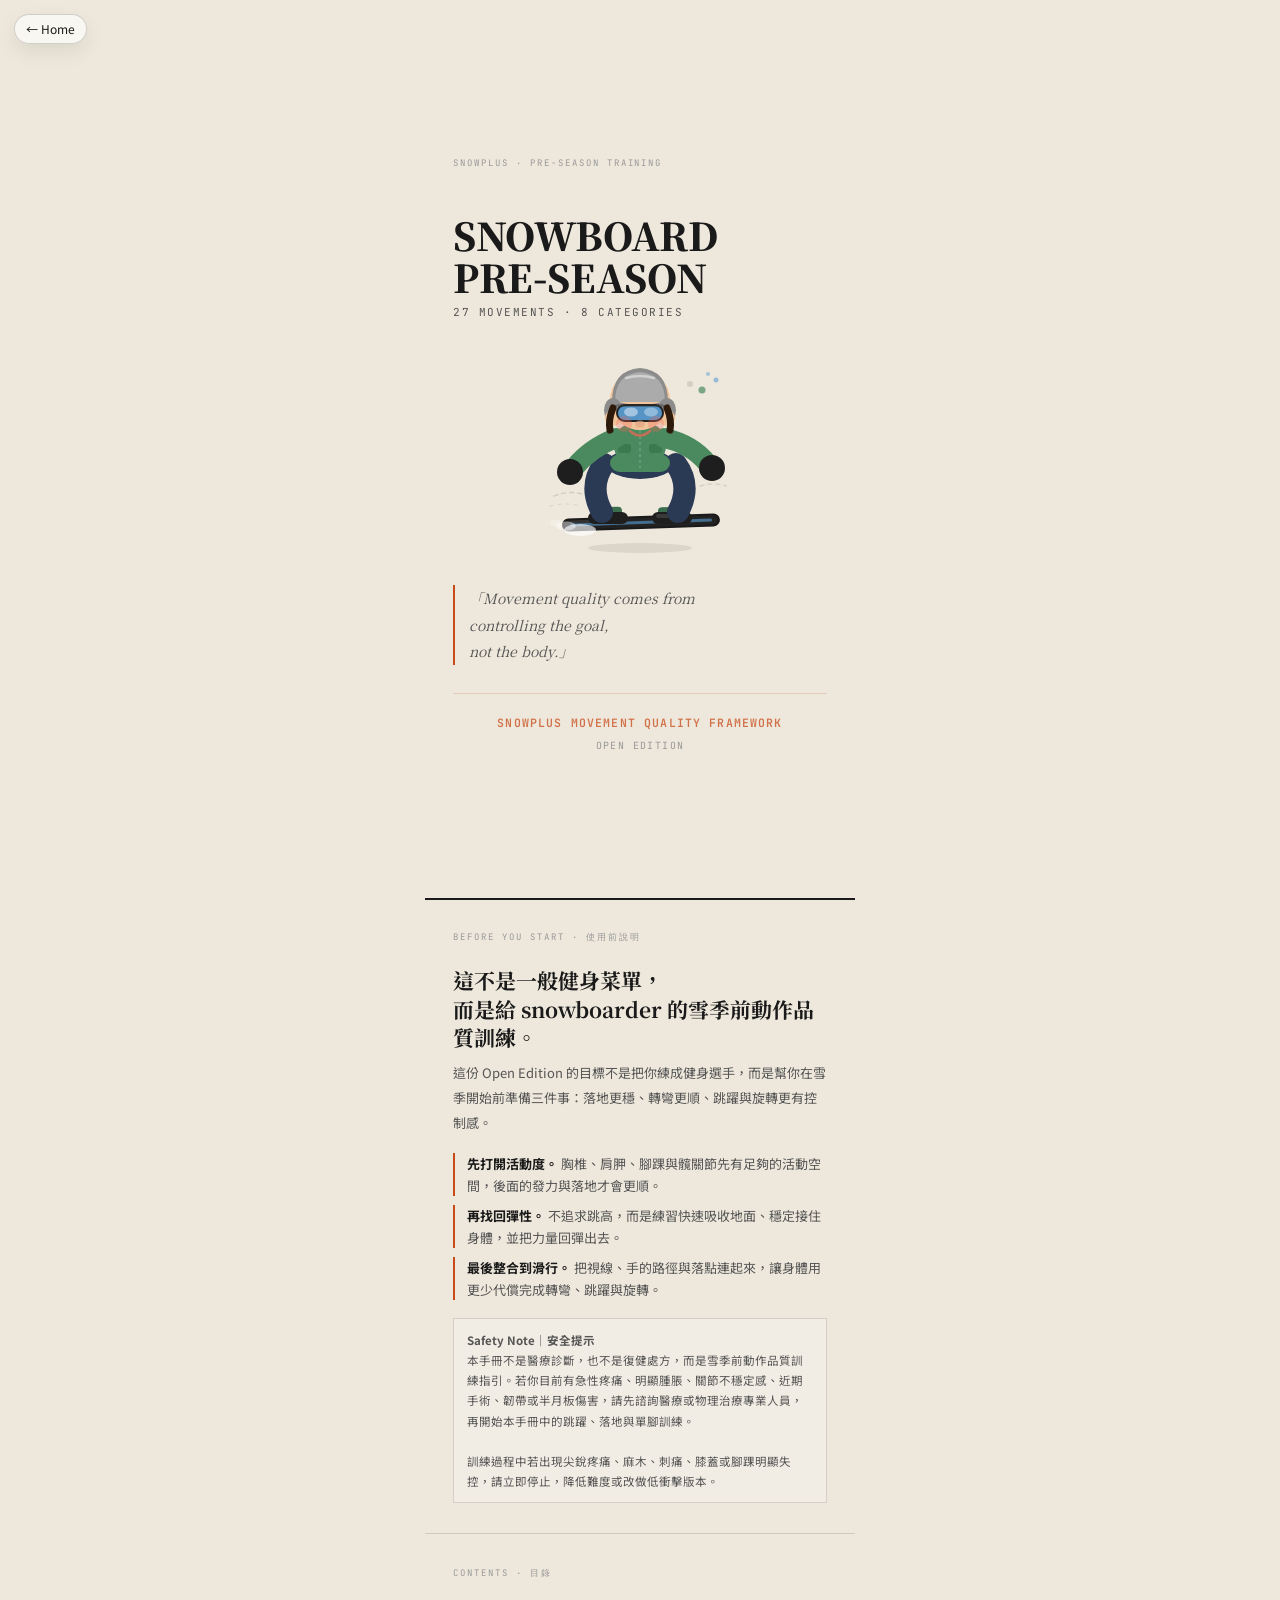
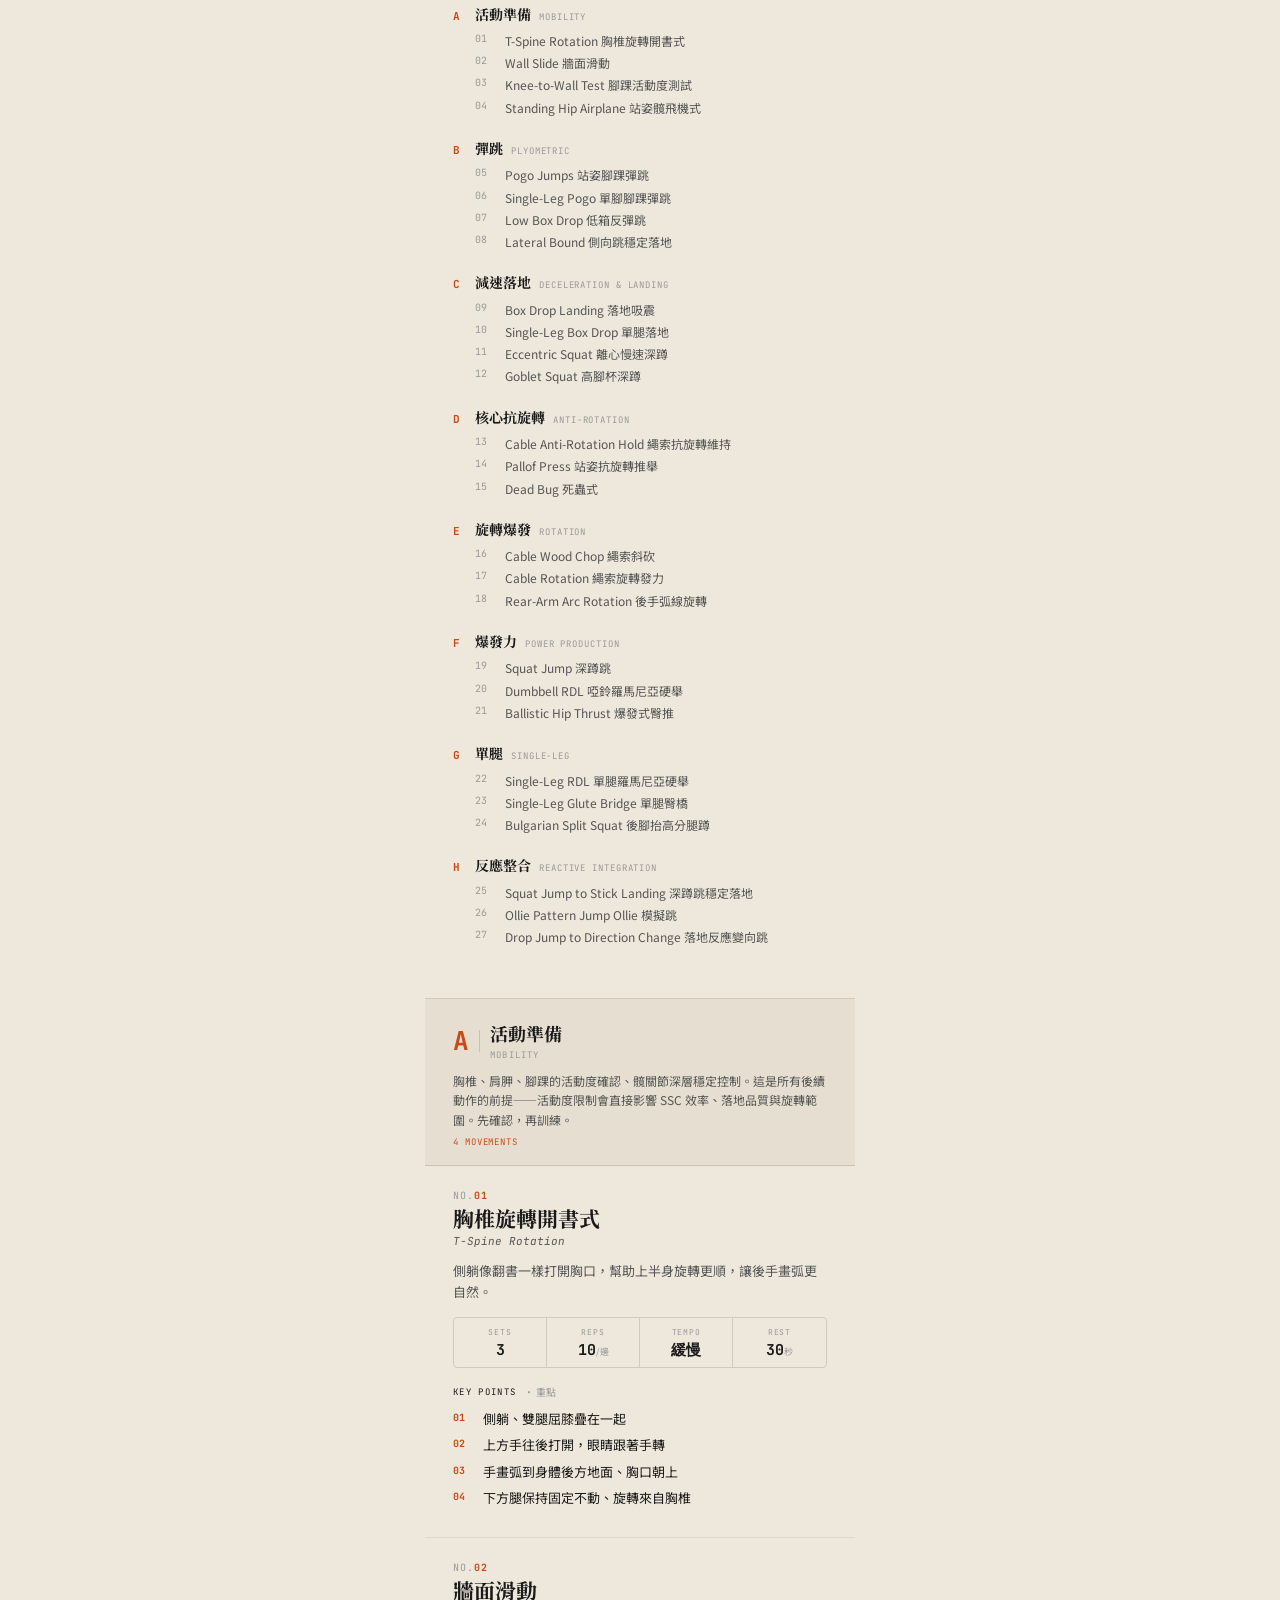
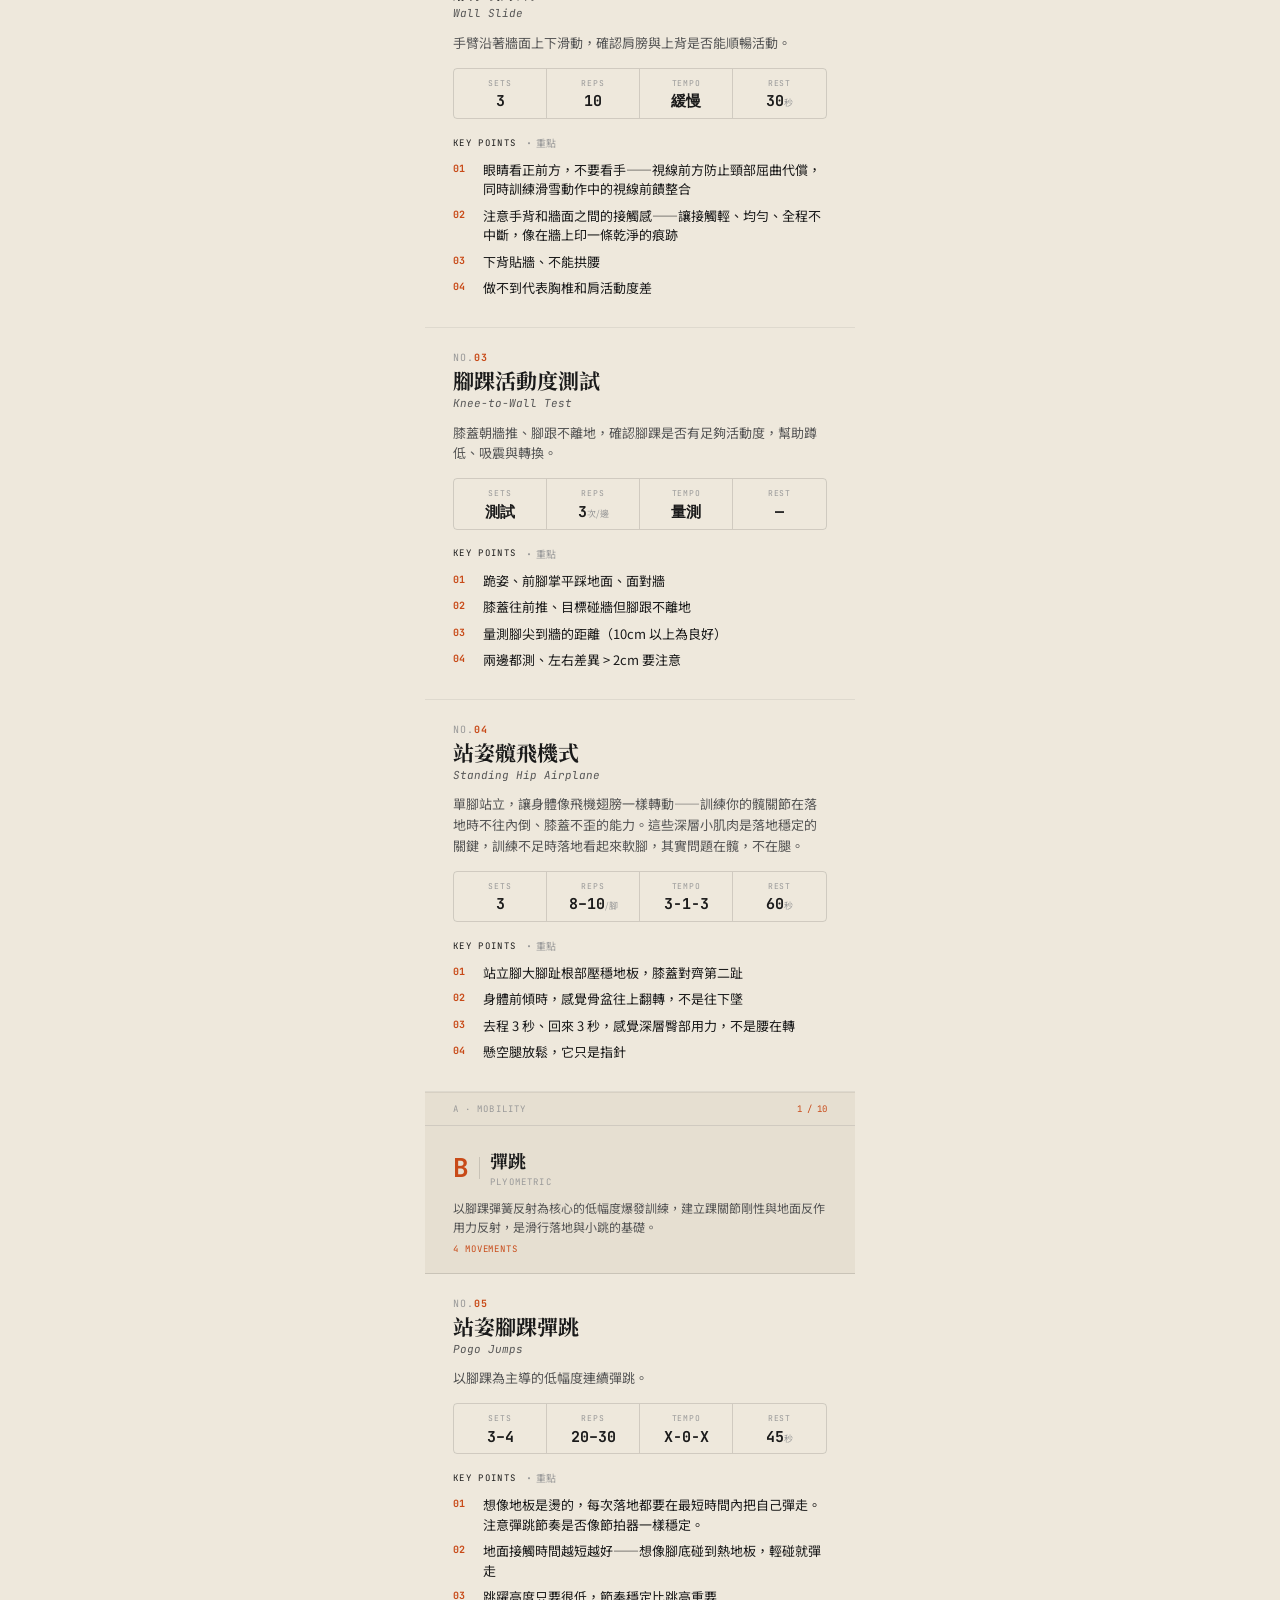
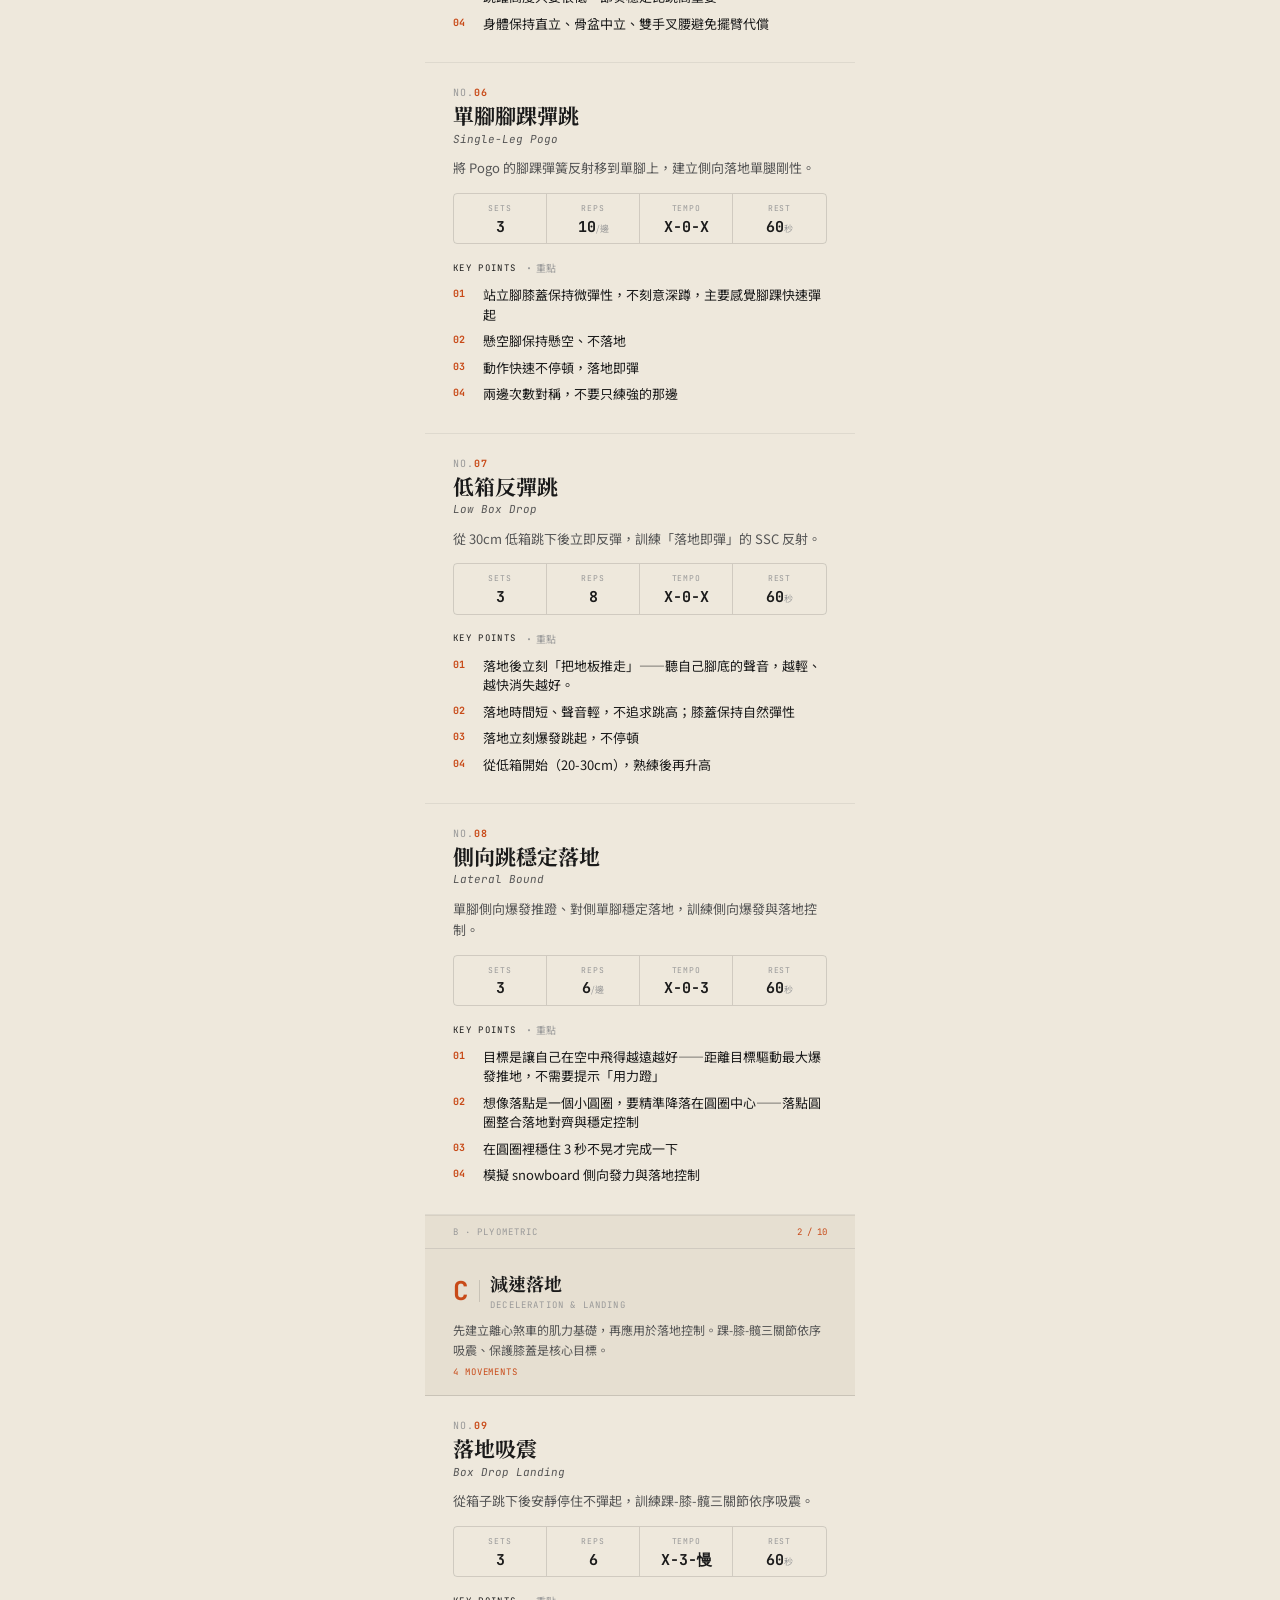
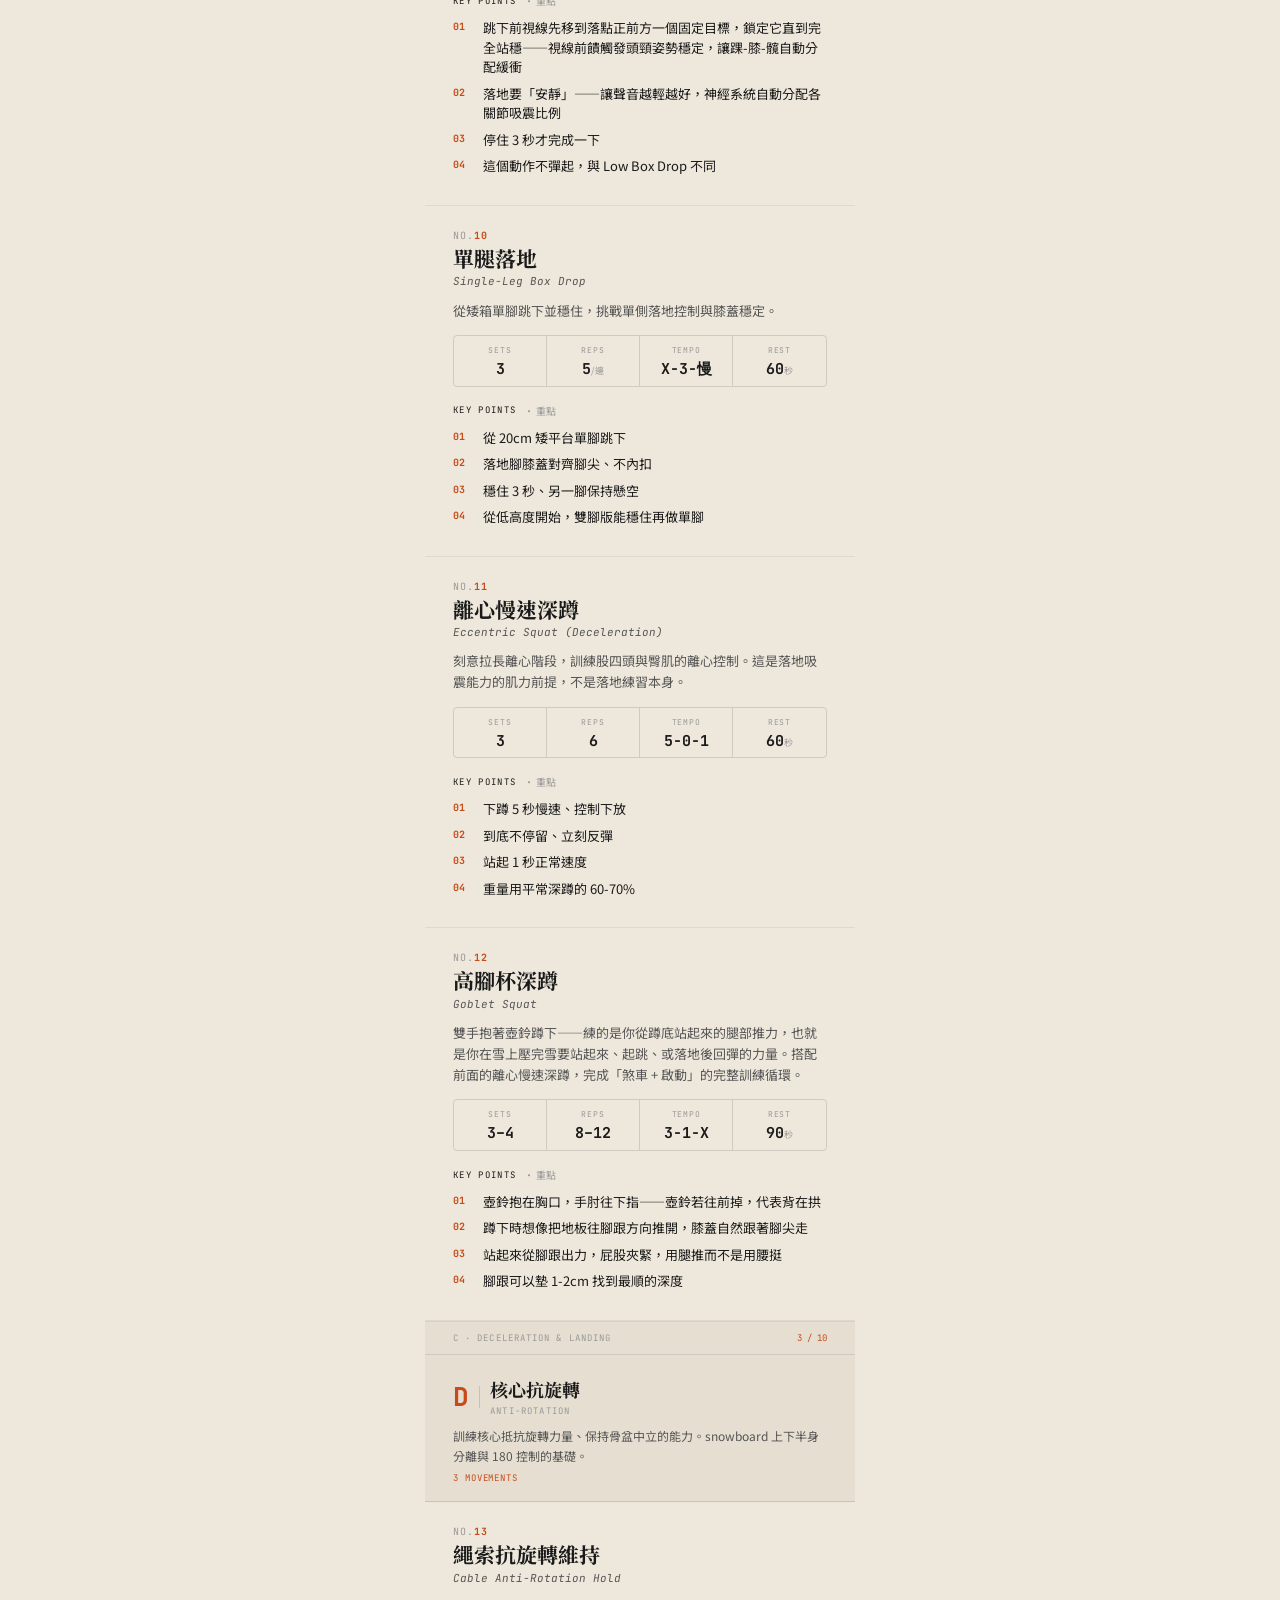
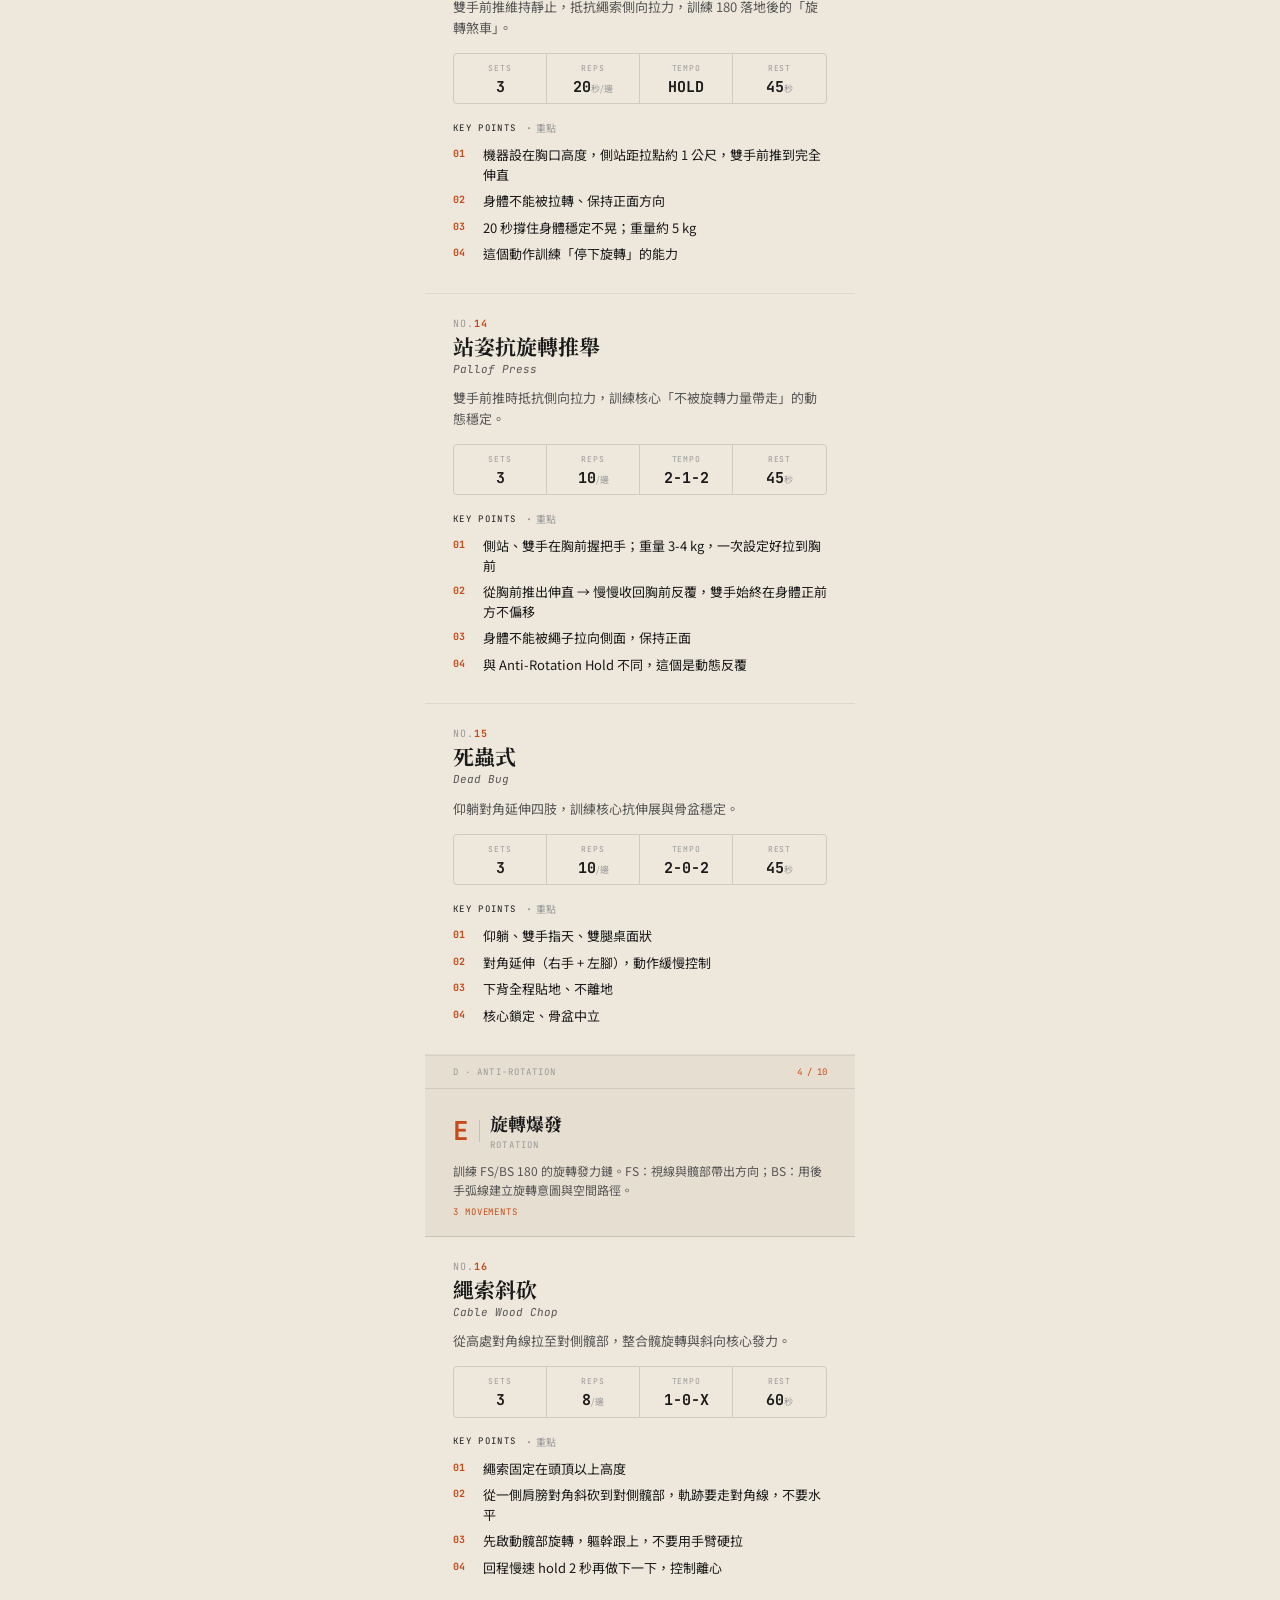
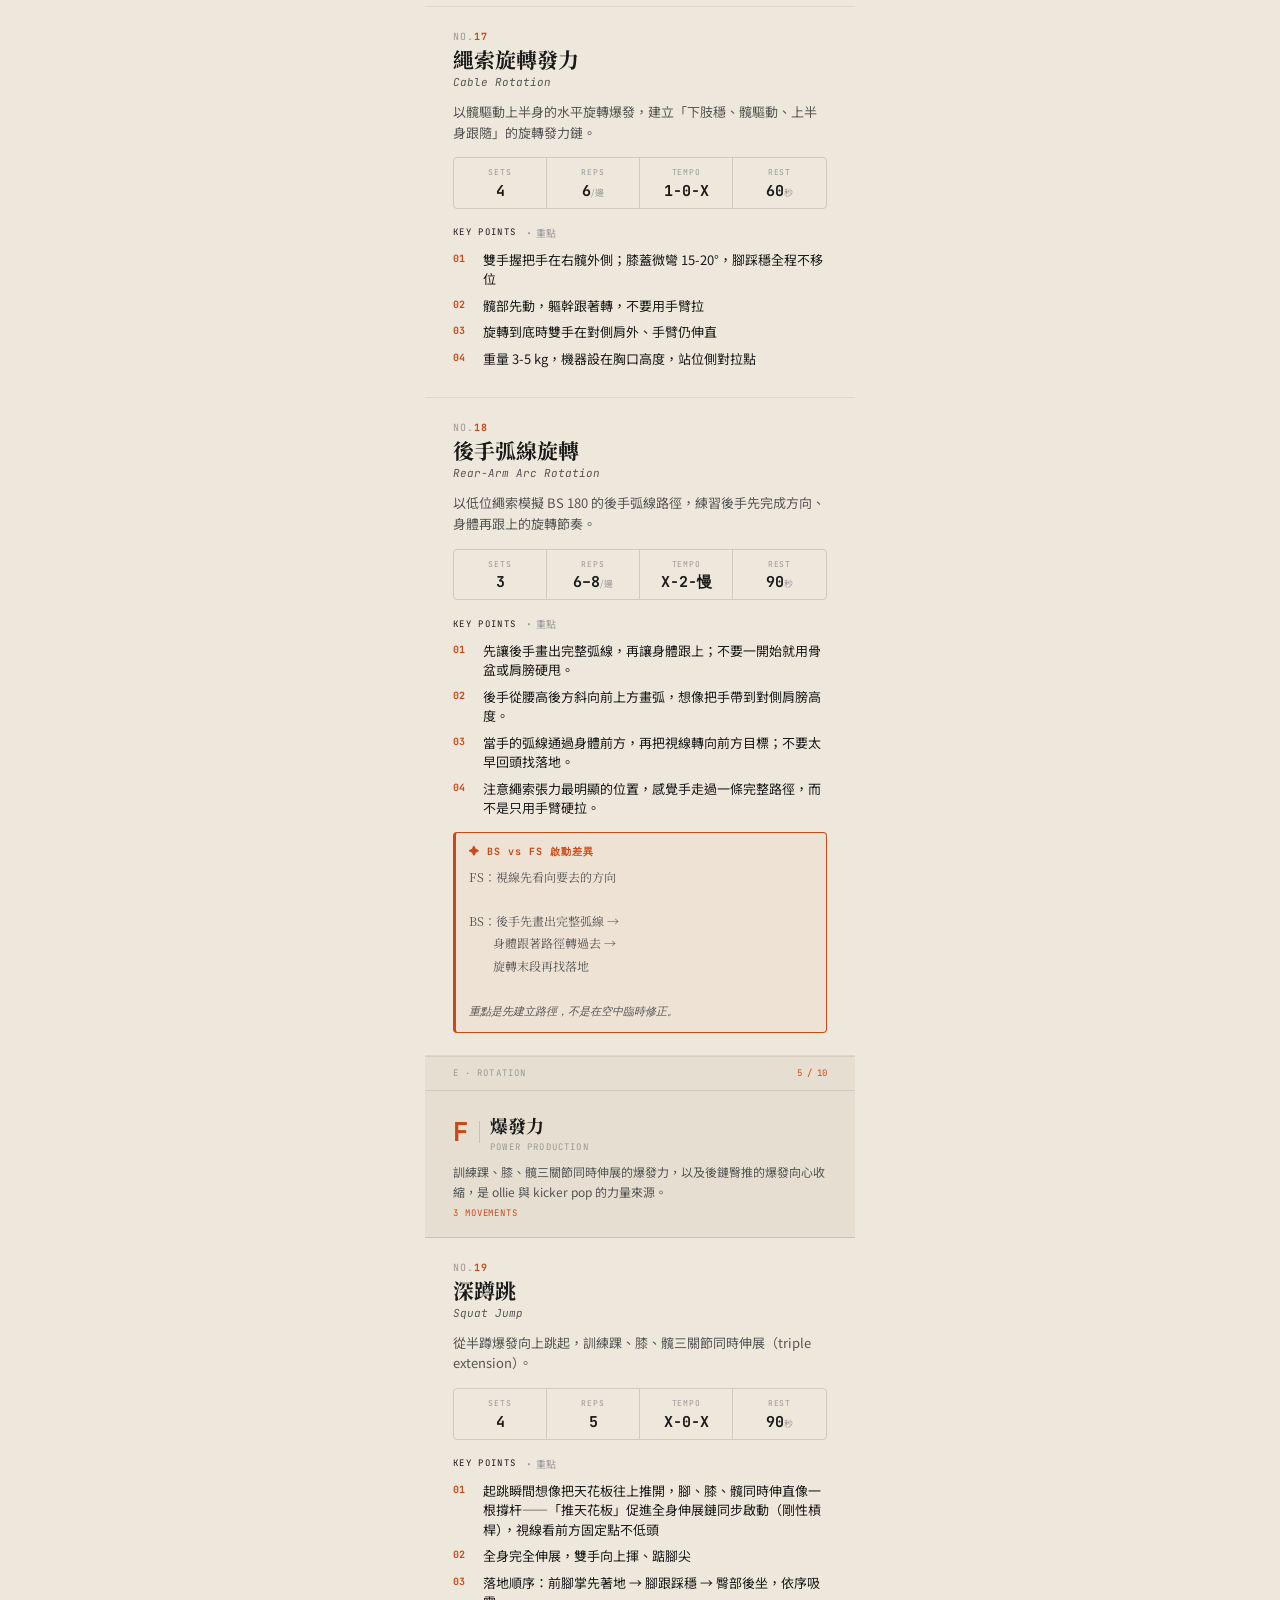
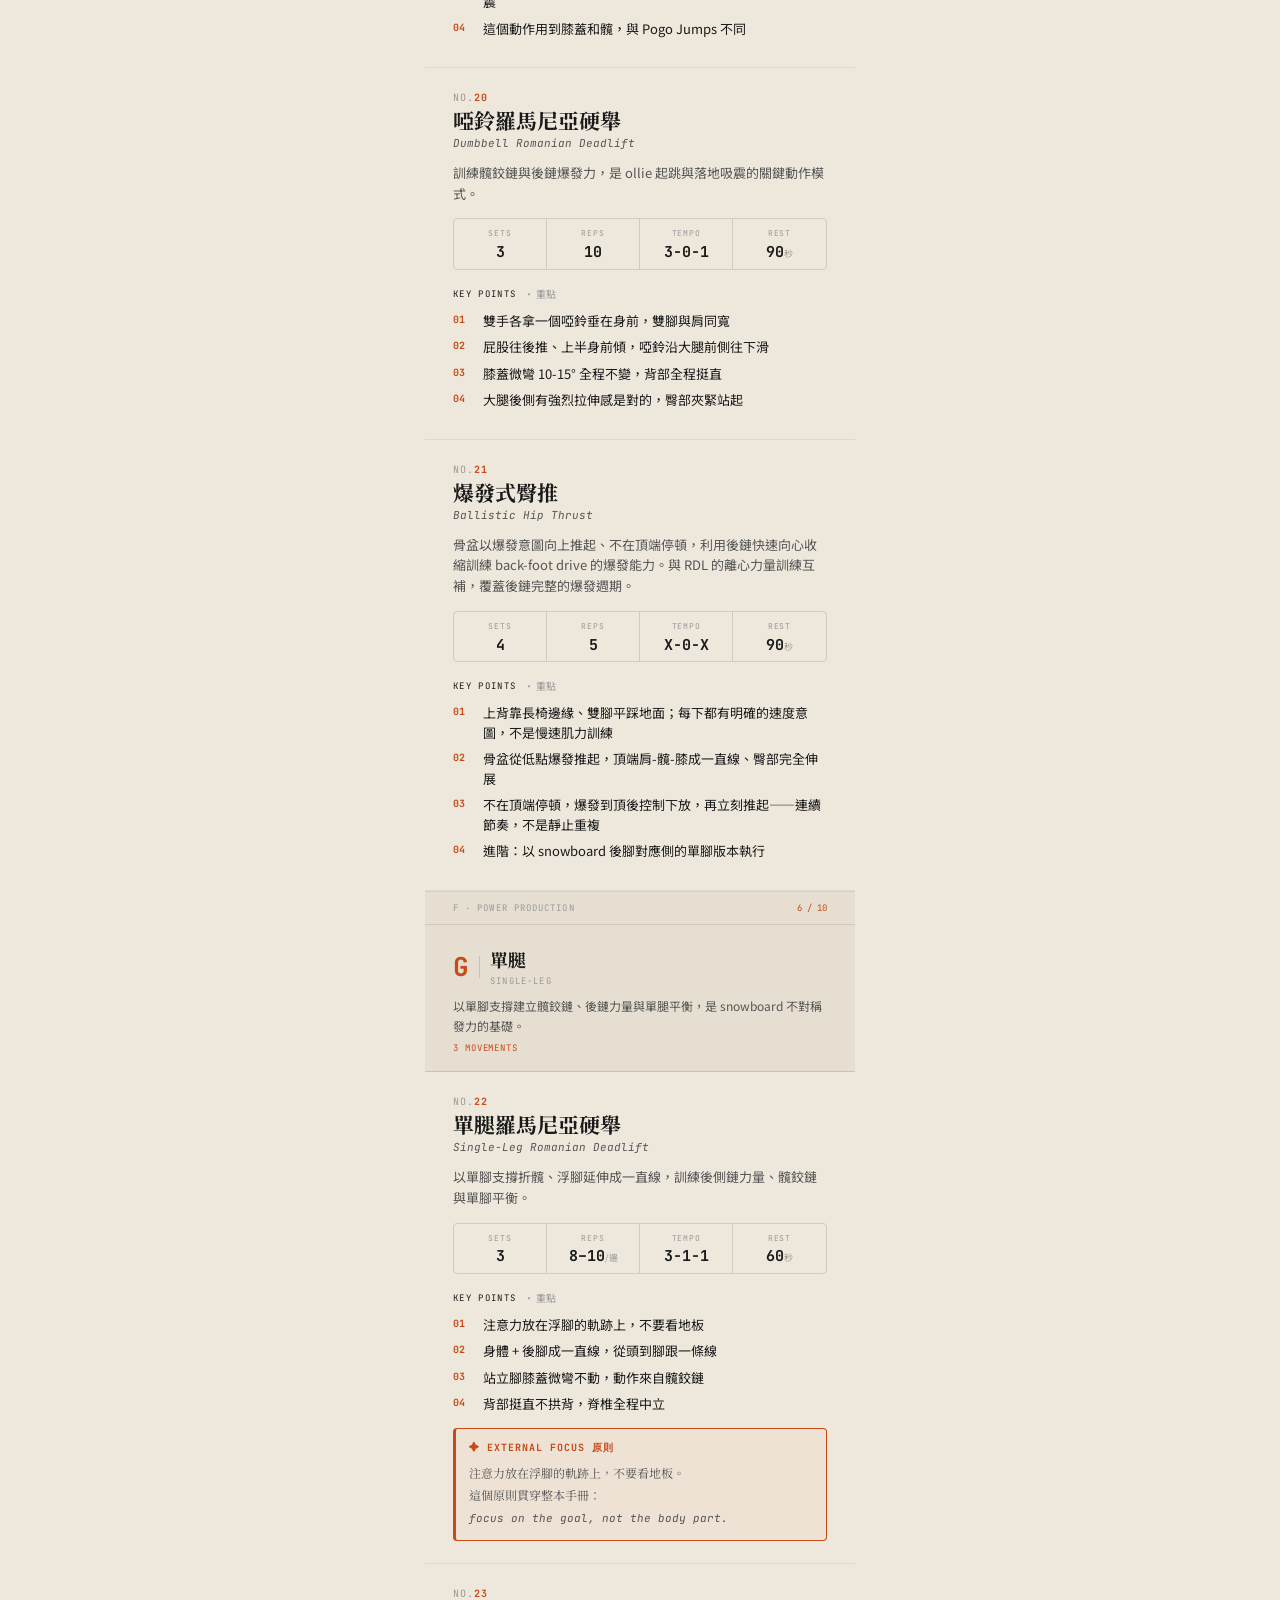
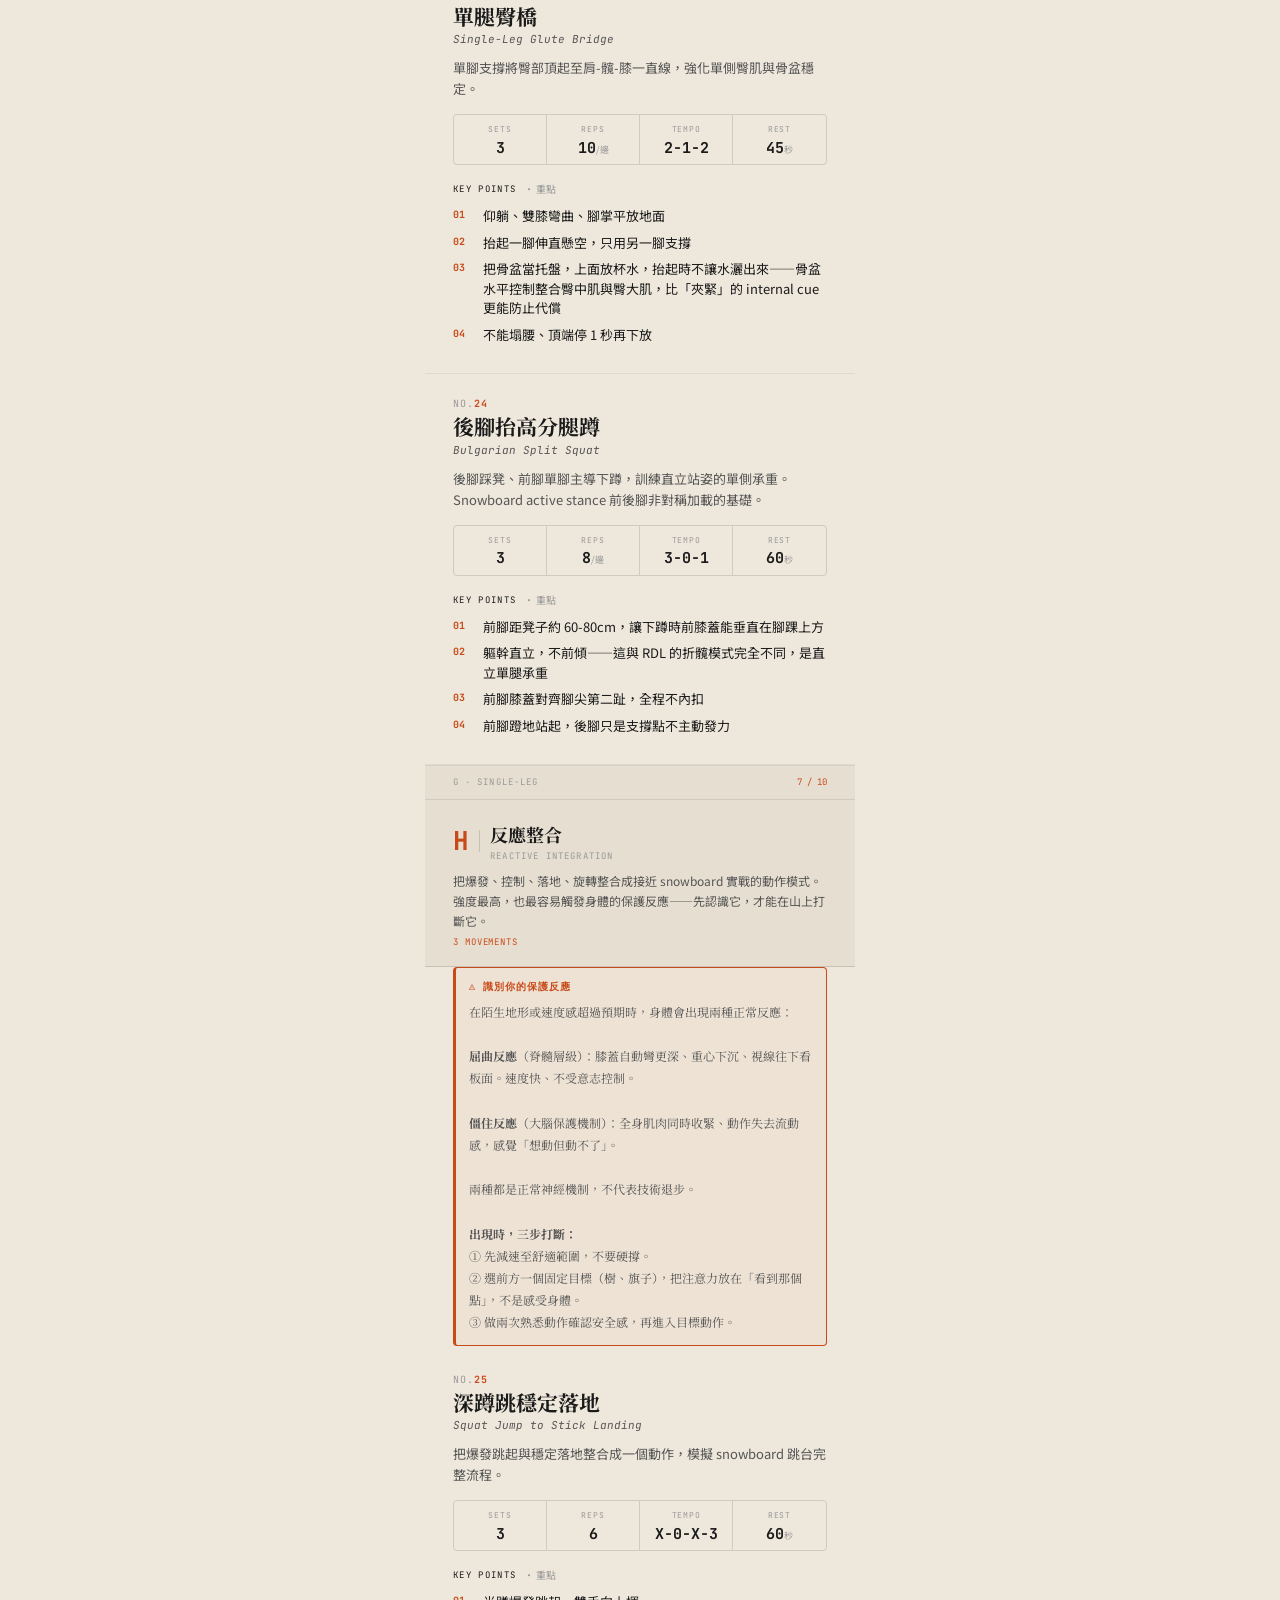
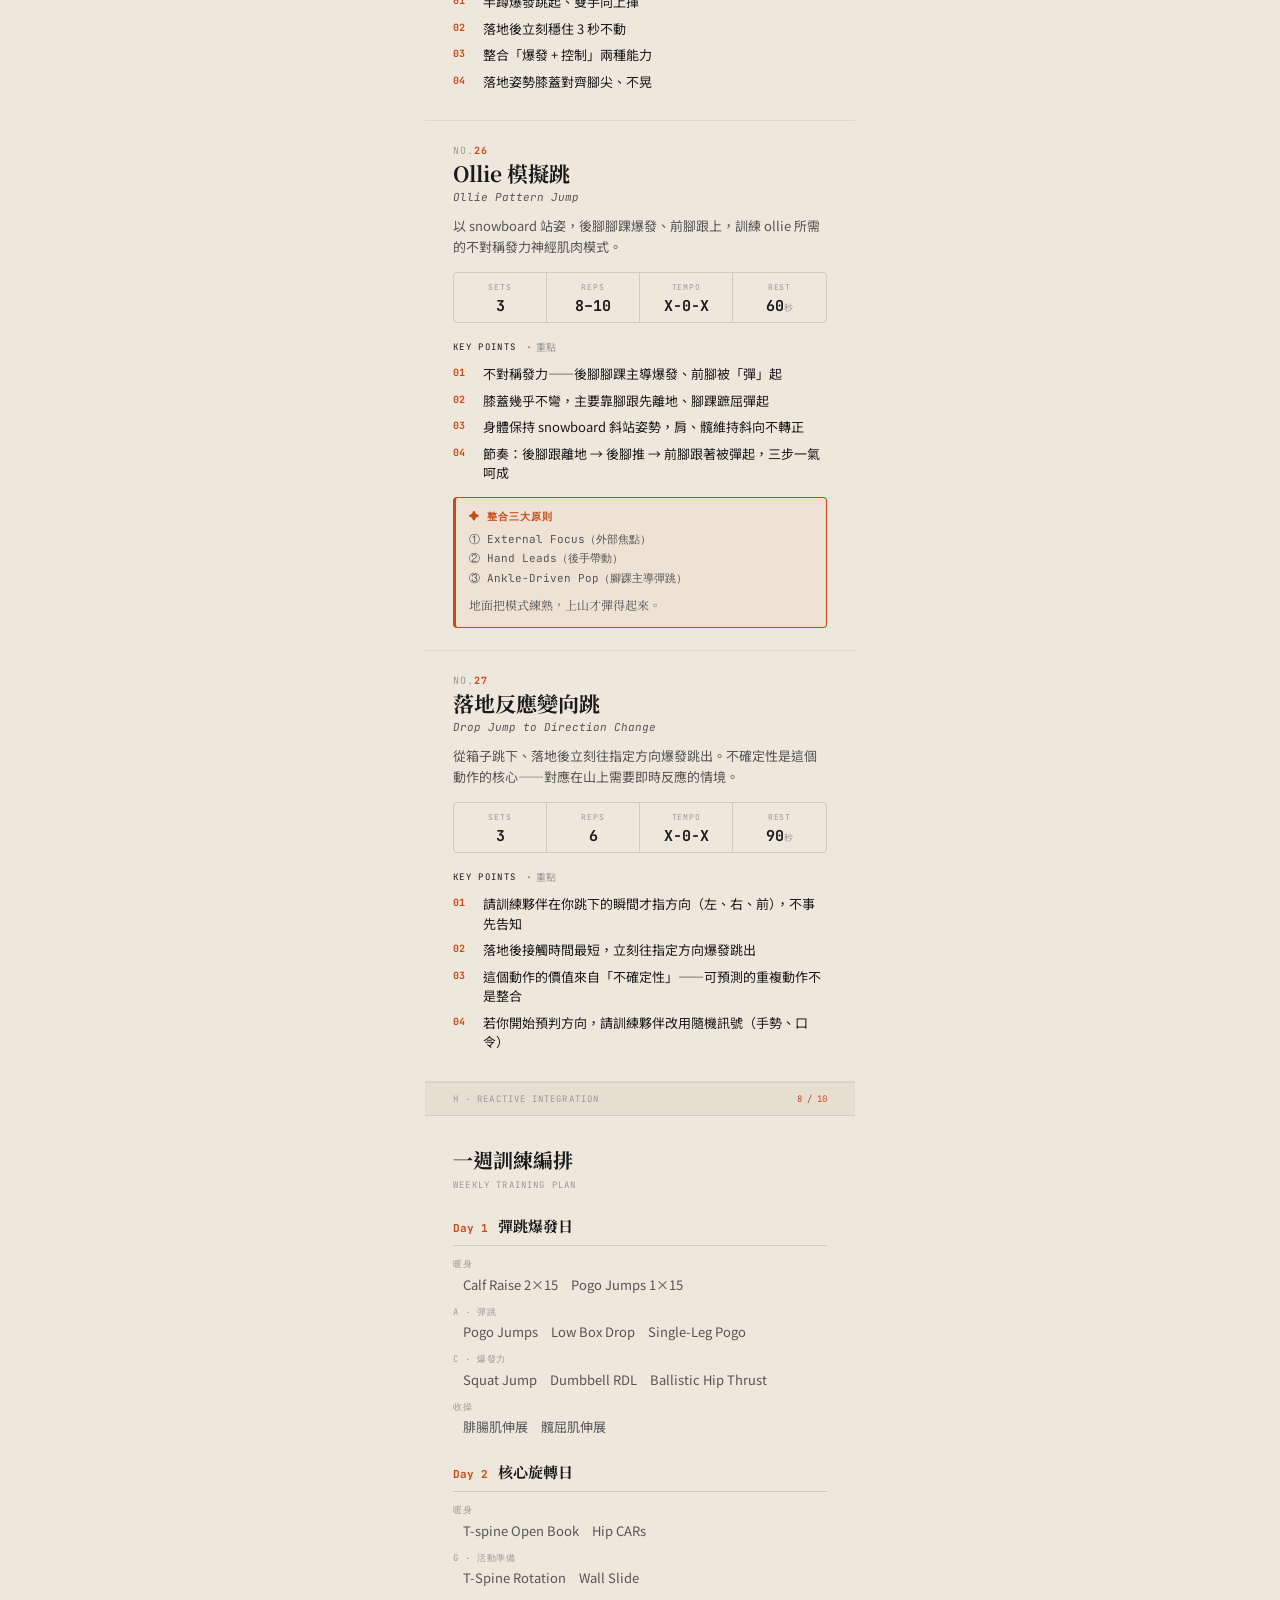
<file: manuals/open-cute.html>
<!DOCTYPE html>
<html lang="zh-TW">
<head>
  <meta charset="UTF-8">
  <meta name="viewport" content="width=device-width, initial-scale=1.0, maximum-scale=1.0">
  <title>SNOWBOARD PRE-SEASON</title>
  <meta name="apple-mobile-web-app-capable" content="yes">
  <meta name="apple-mobile-web-app-status-bar-style" content="default">
  <meta name="apple-mobile-web-app-title" content="SP Training">
  <meta name="theme-color" content="#EEE8DC">
  <link rel="manifest" href="manifest.json">
  <link rel="preconnect" href="https://fonts.googleapis.com">
  <link rel="preconnect" href="https://fonts.gstatic.com" crossorigin>
  <link href="https://fonts.googleapis.com/css2?family=Noto+Serif+TC:wght@400;700;900&family=Noto+Sans+TC:wght@300;400;500&family=JetBrains+Mono:ital,wght@0,400;0,700;1,400&display=swap" rel="stylesheet">
  <style>
    :root {
      --bg: #EEE8DC;
      --bg2: #E6DFD1;
      --accent: #C84A18;
      --text: #1A1A1A;
      --mid: #555;
      --light: #999;
      --border: rgba(26,26,26,0.14);
      --border-soft: rgba(26,26,26,0.07);
    }
    * { margin:0; padding:0; box-sizing:border-box; }
    body {
      background: var(--bg);
      color: var(--text);
      font-family: 'Noto Sans TC', sans-serif;
      font-size: 15px;
      line-height: 1.6;
      max-width: 430px;
      margin: 0 auto;
      -webkit-text-size-adjust: 100%;
    }

    /* COVER */
    .cover {
      min-height: 100svh;
      display: flex;
      flex-direction: column;
      justify-content: center;
      padding: 52px 28px 40px;
      border-bottom: 2px solid var(--text);
    }
    .cover-eyebrow {
      font-family: 'JetBrains Mono', monospace;
      font-size: 9px;
      letter-spacing: 0.22em;
      color: var(--light);
      text-transform: uppercase;
      margin-bottom: 44px;
    }
    .cover-title {
      font-family: 'Noto Serif TC', serif;
      font-size: 38px;
      font-weight: 900;
      line-height: 1.1;
      letter-spacing: -0.01em;
      margin-bottom: 6px;
    }
    .cover-sub {
      font-family: 'JetBrains Mono', monospace;
      font-size: 11px;
      letter-spacing: 0.14em;
      color: var(--mid);
      margin-bottom: 44px;
    }
    .cover-quote {
      font-family: 'Noto Serif TC', serif;
      font-size: 14px;
      font-style: italic;
      color: var(--mid);
      line-height: 1.9;
      border-left: 2px solid var(--accent);
      padding-left: 14px;
    }
    .cover-foot {
      display: flex;
      flex-direction: column;
      align-items: center;
      gap: 6px;
      margin-top: 28px;
      padding-top: 20px;
      padding-bottom: env(safe-area-inset-bottom, 20px);
      border-top: 1px solid rgba(200, 74, 24, 0.18);
      font-family: 'JetBrains Mono', monospace;
      letter-spacing: 0.1em;
    }
    .cover-foot-badge {
      font-size: 0.72rem;
      font-weight: 600;
      color: #C84A18;
      opacity: 0.75;
      letter-spacing: 0.10em;
      text-transform: uppercase;
    }
    .cover-foot-edition {
      font-size: 0.62rem;
      color: #999;
      letter-spacing: 0.14em;
      text-transform: uppercase;
    }

    /* SNOWBOARDER ANIMATION */
    .rider-wrap {
      margin: 28px 0 32px;
      display: flex;
      justify-content: center;
      align-items: flex-end;
      height: 160px;
      overflow: visible;
    }
    @keyframes float {
      0%,100% { transform: translateY(0px) rotate(-1deg); }
      50%      { transform: translateY(-8px) rotate(1deg); }
    }
    @keyframes snowfall {
      0%   { transform: translateY(-10px) translateX(0px); opacity:0; }
      20%  { opacity:1; }
      100% { transform: translateY(40px) translateX(-8px); opacity:0; }
    }
    @keyframes spray {
      0%,100% { transform: scaleX(1); opacity:0.5; }
      50%      { transform: scaleX(1.3); opacity:0.9; }
    }
    .rider-svg { animation: float 3.2s ease-in-out infinite; transform-origin: center bottom; }
    .snow-p1 { animation: snowfall 2s ease-in infinite 0s; }
    .snow-p2 { animation: snowfall 2s ease-in infinite 0.6s; }
    .snow-p3 { animation: snowfall 2s ease-in infinite 1.1s; }
    .snow-p4 { animation: snowfall 2s ease-in infinite 1.7s; }
    .spray   { animation: spray 3.2s ease-in-out infinite; transform-origin: right center; }

    /* TOC */
    .toc { padding: 32px 28px; border-bottom: 1px solid var(--border); }
    .section-label {
      font-family: 'JetBrains Mono', monospace;
      font-size: 9px;
      letter-spacing: 0.22em;
      text-transform: uppercase;
      color: var(--light);
      margin-bottom: 22px;
    }
    .toc-cat { margin-bottom: 18px; }
    .toc-cat-row {
      display: flex;
      align-items: baseline;
      gap: 8px;
      margin-bottom: 5px;
    }
    .toc-letter {
      font-family: 'JetBrains Mono', monospace;
      font-size: 11px;
      font-weight: 700;
      color: var(--accent);
      min-width: 14px;
    }
    .toc-zh { font-family: 'Noto Serif TC', serif; font-size: 14px; font-weight: 700; }
    .toc-en {
      font-family: 'JetBrains Mono', monospace;
      font-size: 9px;
      letter-spacing: 0.1em;
      color: var(--light);
    }
    .toc-moves { padding-left: 22px; }
    .toc-move {
      display: flex;
      gap: 8px;
      font-size: 12px;
      color: var(--mid);
      line-height: 1.85;
    }
    .toc-num {
      font-family: 'JetBrains Mono', monospace;
      font-size: 10px;
      color: var(--light);
      min-width: 22px;
    }

    /* CATEGORY SECTION */
    .category { border-bottom: 1px solid var(--border); }
    .cat-header {
      padding: 20px 28px 16px;
      background: var(--bg2);
      border-bottom: 1px solid var(--border);
    }
    .cat-tag { display: flex; align-items: center; gap: 10px; margin-bottom: 8px; }
    .cat-letter {
      font-family: 'JetBrains Mono', monospace;
      font-size: 26px;
      font-weight: 700;
      color: var(--accent);
      line-height: 1;
    }
    .cat-vr { width: 1px; height: 22px; background: var(--border); }
    .cat-name-zh { font-family: 'Noto Serif TC', serif; font-size: 18px; font-weight: 700; }
    .cat-name-en {
      font-family: 'JetBrains Mono', monospace;
      font-size: 9px;
      letter-spacing: 0.13em;
      color: var(--light);
    }
    .cat-desc { font-size: 12px; color: var(--mid); line-height: 1.65; }
    .cat-count {
      margin-top: 5px;
      font-family: 'JetBrains Mono', monospace;
      font-size: 9px;
      color: var(--accent);
      letter-spacing: 0.1em;
    }

    /* EXERCISE */
    .exercise {
      padding: 22px 28px;
      border-bottom: 1px solid var(--border-soft);
    }
    .exercise:last-of-type { border-bottom: none; }
    .ex-no {
      font-family: 'JetBrains Mono', monospace;
      font-size: 10px;
      color: var(--light);
      letter-spacing: 0.1em;
      margin-bottom: 2px;
    }
    .ex-no b { color: var(--accent); font-weight: 700; }
    .ex-zh { font-family: 'Noto Serif TC', serif; font-size: 21px; font-weight: 700; line-height: 1.2; margin-bottom: 2px; }
    .ex-en { font-family: 'JetBrains Mono', monospace; font-size: 11px; font-style: italic; color: var(--mid); margin-bottom: 10px; }
    .ex-desc { font-size: 13px; color: var(--mid); line-height: 1.6; margin-bottom: 14px; }

    /* TABLE */
    .ex-table {
      display: grid;
      grid-template-columns: repeat(4, 1fr);
      border: 1px solid var(--border);
      border-radius: 4px;
      overflow: hidden;
      margin-bottom: 16px;
    }
    .tc {
      padding: 8px 4px;
      text-align: center;
      border-right: 1px solid var(--border);
    }
    .tc:last-child { border-right: none; }
    .tc-label {
      display: block;
      font-family: 'JetBrains Mono', monospace;
      font-size: 8px;
      letter-spacing: 0.1em;
      color: var(--light);
      text-transform: uppercase;
      margin-bottom: 4px;
    }
    .tc-val {
      display: block;
      font-family: 'JetBrains Mono', monospace;
      font-size: 15px;
      font-weight: 700;
      line-height: 1.1;
    }
    .tc-unit { font-family: 'Noto Sans TC', sans-serif; font-size: 9px; color: var(--light); font-weight: 400; }

    /* KEY POINTS */
    .kp-head {
      display: flex;
      align-items: center;
      gap: 7px;
      margin-bottom: 9px;
    }
    .kp-label {
      font-family: 'JetBrains Mono', monospace;
      font-size: 9px;
      letter-spacing: 0.15em;
      text-transform: uppercase;
    }
    .kp-zh { font-size: 10px; color: var(--light); }
    .kp {
      display: flex;
      gap: 10px;
      margin-bottom: 7px;
      align-items: flex-start;
    }
    .kp-n {
      font-family: 'JetBrains Mono', monospace;
      font-size: 10px;
      font-weight: 700;
      color: var(--accent);
      min-width: 20px;
      padding-top: 1px;
    }
    .kp-t { font-size: 13px; line-height: 1.5; }

    /* CALLOUT */
    .callout {
      margin-top: 14px;
      padding: 11px 13px;
      border: 1px solid var(--accent);
      border-left: 3px solid var(--accent);
      border-radius: 4px;
      background: rgba(200,74,24,0.04);
    }
    .callout-title {
      font-family: 'JetBrains Mono', monospace;
      font-size: 10px;
      font-weight: 700;
      color: var(--accent);
      letter-spacing: 0.1em;
      margin-bottom: 6px;
    }
    .callout-body {
      font-family: 'Noto Serif TC', serif;
      font-size: 12px;
      line-height: 1.85;
      color: var(--mid);
    }
    .callout-body .mono {
      font-family: 'JetBrains Mono', monospace;
      font-size: 11px;
      font-style: italic;
    }
    .callout-list { list-style: none; margin-top: 4px; }
    .callout-list li {
      font-family: 'JetBrains Mono', monospace;
      font-size: 11px;
      color: var(--mid);
      margin-bottom: 2px;
    }



    /* INTRO / SAFETY */
    .intro {
      padding: 30px 28px;
      border-bottom: 1px solid var(--border);
      background: var(--bg);
    }
    .intro-title {
      font-family: 'Noto Serif TC', serif;
      font-size: 21px;
      font-weight: 700;
      line-height: 1.35;
      margin-bottom: 10px;
    }
    .intro-body {
      font-size: 13px;
      color: var(--mid);
      line-height: 1.9;
      margin-bottom: 18px;
    }
    .intro-list {
      display: grid;
      gap: 9px;
      margin-bottom: 18px;
    }
    .intro-item {
      border-left: 2px solid var(--accent);
      padding-left: 12px;
      font-size: 13px;
      line-height: 1.65;
      color: var(--mid);
    }
    .intro-item b {
      color: var(--text);
      font-weight: 700;
    }
    .safety-note {
      padding: 11px 13px;
      border: 1px solid var(--border);
      background: rgba(255,255,255,0.22);
      font-size: 11.5px;
      color: var(--mid);
      line-height: 1.75;
    }

    /* SECTION FOOTER */
    .sec-foot {
      display: flex;
      justify-content: space-between;
      padding: 9px 28px;
      background: var(--bg2);
      border-top: 1px solid var(--border-soft);
    }
    .sf-cat { font-family: 'JetBrains Mono', monospace; font-size: 9px; letter-spacing: 0.12em; color: var(--light); }
    .sf-pg { font-family: 'JetBrains Mono', monospace; font-size: 9px; color: var(--accent); }

    /* SCHEDULE */
    .schedule { padding: 28px; border-bottom: 1px solid var(--border); }
    .schedule-title { font-family: 'Noto Serif TC', serif; font-size: 20px; font-weight: 700; margin-bottom: 2px; }
    .schedule-en {
      font-family: 'JetBrains Mono', monospace;
      font-size: 9px;
      letter-spacing: 0.13em;
      color: var(--light);
      margin-bottom: 22px;
    }
    .day { margin-bottom: 22px; }
    .day-head {
      display: flex;
      align-items: baseline;
      gap: 10px;
      padding-bottom: 7px;
      border-bottom: 1px solid var(--border);
      margin-bottom: 11px;
    }
    .day-tag { font-family: 'JetBrains Mono', monospace; font-size: 11px; font-weight: 700; color: var(--accent); }
    .day-name { font-family: 'Noto Serif TC', serif; font-size: 15px; font-weight: 700; }
    .seg { margin-bottom: 9px; }
    .seg-label {
      font-family: 'JetBrains Mono', monospace;
      font-size: 9px;
      letter-spacing: 0.1em;
      color: var(--light);
      text-transform: uppercase;
      margin-bottom: 2px;
    }
    .seg-items { font-size: 13px; color: var(--mid); line-height: 1.7; padding-left: 10px; }

    /* CLOSING */
    .closing {
      min-height: 55svh;
      display: flex;
      flex-direction: column;
      justify-content: center;
      padding: 48px 28px;
    }
    .closing-eyebrow {
      font-family: 'JetBrains Mono', monospace;
      font-size: 9px;
      letter-spacing: 0.2em;
      color: var(--light);
      text-transform: uppercase;
      margin-bottom: 24px;
    }
    .closing-lead { font-family: 'Noto Serif TC', serif; font-size: 16px; line-height: 1.9; margin-bottom: 18px; }
    .closing-quote {
      font-family: 'JetBrains Mono', monospace;
      font-size: 14px;
      font-style: italic;
      color: var(--accent);
      line-height: 1.7;
      margin-bottom: 20px;
    }
    .closing-body { font-size: 13px; color: var(--mid); line-height: 1.9; }
    .closing-mark {
      margin-top: 40px;
      font-family: 'JetBrains Mono', monospace;
      font-size: 9px;
      color: var(--light);
      letter-spacing: 0.1em;
    }
  </style>
</head>
<body>

<style id="snowplus-app-nav-style">
  .snowplus-app-back{position:fixed;left:14px;top:14px;z-index:99999;display:inline-flex;align-items:center;gap:6px;padding:8px 11px;border:1px solid rgba(26,26,26,.18);border-radius:999px;background:rgba(250,248,244,.92);backdrop-filter:blur(10px);color:#1A1A1A;text-decoration:none;font-family:-apple-system,BlinkMacSystemFont,"Noto Sans TC",sans-serif;font-size:12px;line-height:1;box-shadow:0 8px 20px rgba(0,0,0,.08)}
  .snowplus-app-back:hover{background:#fff}
  @media print{.snowplus-app-back{display:none}}
</style>
<a class="snowplus-app-back" href="../index.html">← Home</a>


<!-- ══ COVER ══ -->
<section class="cover">
  <div class="cover-eyebrow">SnowPlus · Pre-Season Training</div>
  <h1 class="cover-title">SNOWBOARD<br>PRE-SEASON</h1>
  <div class="cover-sub">27 MOVEMENTS · 8 CATEGORIES</div>

  <!-- 小妮可滑雪動畫（卡通填色版 v2 — 灰盔藍鏡綠夾克跳躍姿勢） -->
  <div class="rider-wrap">
    <svg class="rider-svg" width="220" height="185" viewBox="0 0 220 185" fill="none" xmlns="http://www.w3.org/2000/svg">

      <!-- 雪花粒子 -->
      <circle class="snow-p1" cx="172" cy="22" r="3.5" fill="#4A8A5E" opacity="0.7"/>
      <circle class="snow-p2" cx="186" cy="12" r="2.5" fill="#5B9ED4" opacity="0.6"/>
      <circle class="snow-p3" cx="160" cy="16" r="3"   fill="#1A1A1A" opacity="0.12"/>
      <circle class="snow-p4" cx="178" cy="6"  r="2"   fill="#5B9ED4" opacity="0.5"/>

      <!-- 空中動感線條 -->
      <path d="M 24 128 Q 40 122 52 126" stroke="#1A1A1A" stroke-width="1.5" stroke-dasharray="4 4" stroke-linecap="round" fill="none" opacity="0.13"/>
      <path d="M 20 138 Q 38 134 50 138" stroke="#1A1A1A" stroke-width="1"   stroke-dasharray="3 5" stroke-linecap="round" fill="none" opacity="0.1"/>
      <path d="M 170 118 Q 184 114 196 118" stroke="#1A1A1A" stroke-width="1.5" stroke-dasharray="4 4" stroke-linecap="round" fill="none" opacity="0.11"/>

      <!-- 離地陰影（顯示人在空中） -->
      <ellipse cx="110" cy="180" rx="52" ry="5" fill="#1A1A1A" opacity="0.09"/>

      <!-- 雪板（空中，輕微仰角） -->
      <rect x="32" y="148" width="158" height="13" rx="6.5" fill="#1A1A1A" transform="rotate(-2 110 154)"/>
      <rect x="35" y="150" width="152" height="9"  rx="4.5" fill="#222" transform="rotate(-2 110 154)"/>
      <rect x="40" y="153" width="142" height="3"  rx="1.5" fill="#5B9ED4" opacity="0.6" transform="rotate(-2 110 154)"/>
      <!-- 板面高光 -->
      <rect x="40" y="150" width="50" height="3" rx="1.5" fill="white" opacity="0.08" transform="rotate(-2 110 154)"/>

      <!-- 固定器 -->
      <rect x="64"  y="139" width="28" height="11" rx="4" fill="#3A6E4C" transform="rotate(-2 78 144)"/>
      <rect x="128" y="139" width="28" height="11" rx="4" fill="#3A6E4C" transform="rotate(-2 142 144)"/>

      <!-- 靴子（圓胖） -->
      <rect x="58"  y="144" width="40" height="12" rx="6" fill="#1E1E1E"/>
      <rect x="122" y="144" width="40" height="12" rx="6" fill="#1E1E1E"/>
      <rect x="62"  y="146" width="16" height="4" rx="2" fill="white" opacity="0.12"/>
      <rect x="126" y="146" width="16" height="4" rx="2" fill="white" opacity="0.12"/>

      <!-- 腿（跳躍姿勢：膝蓋向上彎） -->
      <!-- 前腿（左） -->
      <path d="M 72 144 Q 58 118 74 96" stroke="#2A3A54" stroke-width="22" stroke-linecap="round" fill="none"/>
      <!-- 後腿（右） -->
      <path d="M 148 144 Q 162 118 146 96" stroke="#2A3A54" stroke-width="22" stroke-linecap="round" fill="none"/>
      <!-- 褲子胯部 -->
      <ellipse cx="110" cy="96" rx="34" ry="15" fill="#2A3A54"/>

      <!-- 綠色夾克身體 -->
      <rect x="80" y="86" width="60" height="18" rx="10" fill="#4A8A5E"/>
      <rect x="84" y="56" width="52" height="40" rx="18" fill="#4A8A5E"/>
      <!-- 夾克深色細節 -->
      <rect x="88"  y="76" width="13" height="9" rx="3" fill="#3A7A4E"/>
      <rect x="119" y="76" width="13" height="9" rx="3" fill="#3A7A4E"/>
      <!-- 拉鍊 -->
      <line x1="110" y1="62" x2="110" y2="100" stroke="white" stroke-width="1.5" stroke-dasharray="3 3" opacity="0.2"/>

      <!-- 前手臂（左，往前斜下伸展） -->
      <path d="M 86 70 Q 60 80 44 100" stroke="#4A8A5E" stroke-width="20" stroke-linecap="round" fill="none"/>
      <circle cx="40" cy="104" r="13" fill="#1E1E1E"/>
      <ellipse cx="34" cy="100" rx="5" ry="4" fill="#1E1E1E"/>

      <!-- 後手臂（右，往後斜上伸展） -->
      <path d="M 134 70 Q 162 76 178 96" stroke="#4A8A5E" stroke-width="20" stroke-linecap="round" fill="none"/>
      <circle cx="182" cy="100" r="13" fill="#1E1E1E"/>
      <ellipse cx="188" cy="96" rx="5" ry="4" fill="#1E1E1E"/>

      <!-- 頸部 -->
      <ellipse cx="110" cy="54" rx="12" ry="8" fill="#F2C49A"/>

      <!-- 大頭（chibi） -->
      <circle cx="110" cy="32" r="30" fill="#F2C49A"/>

      <!-- 安全帽（灰色/銀色） -->
      <path d="M 82 34 Q 82 2 110 0 Q 138 2 138 34 Z" fill="#8C8C8C"/>
      <path d="M 85 34 Q 85 6 110 4 Q 135 6 135 34 Z" fill="#ABABAB"/>
      <!-- 帽頂亮澤 -->
      <path d="M 96 10 Q 110 6 124 10" stroke="white" stroke-width="2.5" stroke-linecap="round" fill="none" opacity="0.45"/>
      <!-- 帽沿 -->
      <path d="M 82 32 Q 110 42 138 32 L 138 36 Q 110 46 82 36 Z" fill="#8C8C8C"/>
      <!-- 耳蓋 -->
      <ellipse cx="83"  cy="42" rx="9" ry="12" fill="#8C8C8C"/>
      <ellipse cx="137" cy="42" rx="9" ry="12" fill="#8C8C8C"/>

      <!-- 耳朵 -->
      <circle cx="83"  cy="50" r="8" fill="#F2C49A"/>
      <circle cx="137" cy="50" r="8" fill="#F2C49A"/>

      <!-- 頭髮（帽沿下） -->
      <path d="M 83 40 Q 78 52 80 62" stroke="#2E1A0A" stroke-width="7" stroke-linecap="round" fill="none"/>
      <path d="M 137 40 Q 142 52 140 62" stroke="#2E1A0A" stroke-width="7" stroke-linecap="round" fill="none"/>

      <!-- 護目鏡（藍色） -->
      <rect x="86" y="36" width="48" height="18" rx="9" fill="#222"/>
      <rect x="88" y="38" width="44" height="14" rx="7" fill="#5B9ED4" opacity="0.92"/>
      <!-- 鏡片反光 -->
      <ellipse cx="101" cy="44" rx="7" ry="4.5" fill="white" opacity="0.45"/>
      <ellipse cx="121" cy="44" rx="7" ry="4.5" fill="white" opacity="0.35"/>
      <!-- 護目鏡外框細節 -->
      <rect x="86" y="36" width="48" height="3" rx="3" fill="#333" opacity="0.4"/>

      <!-- 臉頰紅暈 -->
      <circle cx="94"  cy="56" r="8" fill="#F06858" opacity="0.3"/>
      <circle cx="126" cy="56" r="8" fill="#F06858" opacity="0.3"/>

      <!-- 鼻子 -->
      <ellipse cx="110" cy="56" rx="5" ry="3.5" fill="#E0A080" opacity="0.65"/>

      <!-- 微笑（跳起來很開心） -->
      <path d="M 100 63 Q 110 72 120 63" stroke="#C07058" stroke-width="2.5" stroke-linecap="round" fill="none"/>

      <!-- 噴雪（板下） -->
      <g class="spray">
        <ellipse cx="50" cy="162" rx="16" ry="6" fill="white" opacity="0.65"/>
        <ellipse cx="36" cy="158" rx="10" ry="4.5" fill="white" opacity="0.45"/>
        <ellipse cx="26" cy="155" rx="6"  ry="3.5" fill="white" opacity="0.28"/>
      </g>

    </svg>
  </div>

  <div class="cover-quote">
    「Movement quality comes from<br>
    controlling the goal,<br>
    not the body.」
  </div>
  <div class="cover-foot">
    <span class="cover-foot-badge">SnowPlus Movement Quality Framework</span>
    <span class="cover-foot-edition">Open Edition</span>
  </div>
</section>

<!-- ══ INTRO ══ -->
<section class="intro">
  <div class="section-label">Before You Start · 使用前說明</div>
  <div class="intro-title">這不是一般健身菜單，<br>而是給 snowboarder 的雪季前動作品質訓練。</div>
  <div class="intro-body">
    這份 Open Edition 的目標不是把你練成健身選手，而是幫你在雪季開始前準備三件事：落地更穩、轉彎更順、跳躍與旋轉更有控制感。
  </div>
  <div class="intro-list">
    <div class="intro-item"><b>先打開活動度。</b> 胸椎、肩胛、腳踝與髖關節先有足夠的活動空間，後面的發力與落地才會更順。</div>
    <div class="intro-item"><b>再找回彈性。</b> 不追求跳高，而是練習快速吸收地面、穩定接住身體，並把力量回彈出去。</div>
    <div class="intro-item"><b>最後整合到滑行。</b> 把視線、手的路徑與落點連起來，讓身體用更少代償完成轉彎、跳躍與旋轉。</div>
  </div>
  <div class="safety-note">
    <b>Safety Note｜安全提示</b><br>
    本手冊不是醫療診斷，也不是復健處方，而是雪季前動作品質訓練指引。若你目前有急性疼痛、明顯腫脹、關節不穩定感、近期手術、韌帶或半月板傷害，請先諮詢醫療或物理治療專業人員，再開始本手冊中的跳躍、落地與單腳訓練。<br><br>
    訓練過程中若出現尖銳疼痛、麻木、刺痛、膝蓋或腳踝明顯失控，請立即停止，降低難度或改做低衝擊版本。
  </div>
</section>

<!-- ══ TOC ══ -->
<section class="toc">
  <div class="section-label">Contents · 目錄</div>

  <div class="toc-cat">
    <div class="toc-cat-row">
      <span class="toc-letter">A</span>
      <span class="toc-zh">活動準備</span>
      <span class="toc-en">MOBILITY</span>
    </div>
    <div class="toc-moves">
      <div class="toc-move"><span class="toc-num">01</span><span>T-Spine Rotation 胸椎旋轉開書式</span></div>
      <div class="toc-move"><span class="toc-num">02</span><span>Wall Slide 牆面滑動</span></div>
      <div class="toc-move"><span class="toc-num">03</span><span>Knee-to-Wall Test 腳踝活動度測試</span></div>
      <div class="toc-move"><span class="toc-num">04</span><span>Standing Hip Airplane 站姿髖飛機式</span></div>
    </div>
  </div>

  <div class="toc-cat">
    <div class="toc-cat-row">
      <span class="toc-letter">B</span>
      <span class="toc-zh">彈跳</span>
      <span class="toc-en">PLYOMETRIC</span>
    </div>
    <div class="toc-moves">
      <div class="toc-move"><span class="toc-num">05</span><span>Pogo Jumps 站姿腳踝彈跳</span></div>
      <div class="toc-move"><span class="toc-num">06</span><span>Single-Leg Pogo 單腳腳踝彈跳</span></div>
      <div class="toc-move"><span class="toc-num">07</span><span>Low Box Drop 低箱反彈跳</span></div>
      <div class="toc-move"><span class="toc-num">08</span><span>Lateral Bound 側向跳穩定落地</span></div>
    </div>
  </div>

  <div class="toc-cat">
    <div class="toc-cat-row">
      <span class="toc-letter">C</span>
      <span class="toc-zh">減速落地</span>
      <span class="toc-en">DECELERATION &amp; LANDING</span>
    </div>
    <div class="toc-moves">
      <div class="toc-move"><span class="toc-num">09</span><span>Box Drop Landing 落地吸震</span></div>
      <div class="toc-move"><span class="toc-num">10</span><span>Single-Leg Box Drop 單腿落地</span></div>
      <div class="toc-move"><span class="toc-num">11</span><span>Eccentric Squat 離心慢速深蹲</span></div>
      <div class="toc-move"><span class="toc-num">12</span><span>Goblet Squat 高腳杯深蹲</span></div>
    </div>
  </div>

  <div class="toc-cat">
    <div class="toc-cat-row">
      <span class="toc-letter">D</span>
      <span class="toc-zh">核心抗旋轉</span>
      <span class="toc-en">ANTI-ROTATION</span>
    </div>
    <div class="toc-moves">
      <div class="toc-move"><span class="toc-num">13</span><span>Cable Anti-Rotation Hold 繩索抗旋轉維持</span></div>
      <div class="toc-move"><span class="toc-num">14</span><span>Pallof Press 站姿抗旋轉推舉</span></div>
      <div class="toc-move"><span class="toc-num">15</span><span>Dead Bug 死蟲式</span></div>
    </div>
  </div>

  <div class="toc-cat">
    <div class="toc-cat-row">
      <span class="toc-letter">E</span>
      <span class="toc-zh">旋轉爆發</span>
      <span class="toc-en">ROTATION</span>
    </div>
    <div class="toc-moves">
      <div class="toc-move"><span class="toc-num">16</span><span>Cable Wood Chop 繩索斜砍</span></div>
      <div class="toc-move"><span class="toc-num">17</span><span>Cable Rotation 繩索旋轉發力</span></div>
      <div class="toc-move"><span class="toc-num">18</span><span>Rear-Arm Arc Rotation 後手弧線旋轉</span></div>
    </div>
  </div>

  <div class="toc-cat">
    <div class="toc-cat-row">
      <span class="toc-letter">F</span>
      <span class="toc-zh">爆發力</span>
      <span class="toc-en">POWER PRODUCTION</span>
    </div>
    <div class="toc-moves">
      <div class="toc-move"><span class="toc-num">19</span><span>Squat Jump 深蹲跳</span></div>
      <div class="toc-move"><span class="toc-num">20</span><span>Dumbbell RDL 啞鈴羅馬尼亞硬舉</span></div>
      <div class="toc-move"><span class="toc-num">21</span><span>Ballistic Hip Thrust 爆發式臀推</span></div>
    </div>
  </div>

  <div class="toc-cat">
    <div class="toc-cat-row">
      <span class="toc-letter">G</span>
      <span class="toc-zh">單腿</span>
      <span class="toc-en">SINGLE-LEG</span>
    </div>
    <div class="toc-moves">
      <div class="toc-move"><span class="toc-num">22</span><span>Single-Leg RDL 單腿羅馬尼亞硬舉</span></div>
      <div class="toc-move"><span class="toc-num">23</span><span>Single-Leg Glute Bridge 單腿臀橋</span></div>
      <div class="toc-move"><span class="toc-num">24</span><span>Bulgarian Split Squat 後腳抬高分腿蹲</span></div>
    </div>
  </div>

  <div class="toc-cat">
    <div class="toc-cat-row">
      <span class="toc-letter">H</span>
      <span class="toc-zh">反應整合</span>
      <span class="toc-en">REACTIVE INTEGRATION</span>
    </div>
    <div class="toc-moves">
      <div class="toc-move"><span class="toc-num">25</span><span>Squat Jump to Stick Landing 深蹲跳穩定落地</span></div>
      <div class="toc-move"><span class="toc-num">26</span><span>Ollie Pattern Jump Ollie 模擬跳</span></div>
      <div class="toc-move"><span class="toc-num">27</span><span>Drop Jump to Direction Change 落地反應變向跳</span></div>
    </div>
  </div>
</section>

<!-- ══ G · MOBILITY ══ -->
<section class="category">
  <div class="cat-header">
    <div class="cat-tag">
      <span class="cat-letter">A</span>
      <div class="cat-vr"></div>
      <div>
        <div class="cat-name-zh">活動準備</div>
        <div class="cat-name-en">MOBILITY</div>
      </div>
    </div>
    <div class="cat-desc">胸椎、肩胛、腳踝的活動度確認、髖關節深層穩定控制。這是所有後續動作的前提——活動度限制會直接影響 SSC 效率、落地品質與旋轉範圍。先確認，再訓練。</div>
    <div class="cat-count">4 MOVEMENTS</div>
  </div>

  <div class="exercise">
    <div class="ex-no">NO.<b>01</b></div>
    <div class="ex-zh">胸椎旋轉開書式</div>
    <div class="ex-en">T-Spine Rotation</div>
    <div class="ex-desc">側躺像翻書一樣打開胸口，幫助上半身旋轉更順，讓後手畫弧更自然。</div>
    <div class="ex-table">
      <div class="tc"><span class="tc-label">SETS</span><span class="tc-val">3</span></div>
      <div class="tc"><span class="tc-label">REPS</span><span class="tc-val">10<span class="tc-unit">/邊</span></span></div>
      <div class="tc"><span class="tc-label">TEMPO</span><span class="tc-val">緩慢</span></div>
      <div class="tc"><span class="tc-label">REST</span><span class="tc-val">30<span class="tc-unit">秒</span></span></div>
    </div>
    <div class="kp-head"><span class="kp-label">KEY POINTS</span><span class="kp-zh">· 重點</span></div>
    <div class="kp"><span class="kp-n">01</span><span class="kp-t">側躺、雙腿屈膝疊在一起</span></div>
    <div class="kp"><span class="kp-n">02</span><span class="kp-t">上方手往後打開，眼睛跟著手轉</span></div>
    <div class="kp"><span class="kp-n">03</span><span class="kp-t">手畫弧到身體後方地面、胸口朝上</span></div>
    <div class="kp"><span class="kp-n">04</span><span class="kp-t">下方腿保持固定不動、旋轉來自胸椎</span></div>
  </div>

  <div class="exercise">
    <div class="ex-no">NO.<b>02</b></div>
    <div class="ex-zh">牆面滑動</div>
    <div class="ex-en">Wall Slide</div>
    <div class="ex-desc">手臂沿著牆面上下滑動，確認肩膀與上背是否能順暢活動。</div>
    <div class="ex-table">
      <div class="tc"><span class="tc-label">SETS</span><span class="tc-val">3</span></div>
      <div class="tc"><span class="tc-label">REPS</span><span class="tc-val">10</span></div>
      <div class="tc"><span class="tc-label">TEMPO</span><span class="tc-val">緩慢</span></div>
      <div class="tc"><span class="tc-label">REST</span><span class="tc-val">30<span class="tc-unit">秒</span></span></div>
    </div>
    <div class="kp-head"><span class="kp-label">KEY POINTS</span><span class="kp-zh">· 重點</span></div>
    <div class="kp"><span class="kp-n">01</span><span class="kp-t">眼睛看正前方，不要看手——視線前方防止頸部屈曲代償，同時訓練滑雪動作中的視線前饋整合</span></div>
    <div class="kp"><span class="kp-n">02</span><span class="kp-t">注意手背和牆面之間的接觸感——讓接觸輕、均勻、全程不中斷，像在牆上印一條乾淨的痕跡</span></div>
    <div class="kp"><span class="kp-n">03</span><span class="kp-t">下背貼牆、不能拱腰</span></div>
    <div class="kp"><span class="kp-n">04</span><span class="kp-t">做不到代表胸椎和肩活動度差</span></div>
  </div>

  <div class="exercise">
    <div class="ex-no">NO.<b>03</b></div>
    <div class="ex-zh">腳踝活動度測試</div>
    <div class="ex-en">Knee-to-Wall Test</div>
    <div class="ex-desc">膝蓋朝牆推、腳跟不離地，確認腳踝是否有足夠活動度，幫助蹲低、吸震與轉換。</div>
    <div class="ex-table">
      <div class="tc"><span class="tc-label">SETS</span><span class="tc-val">測試</span></div>
      <div class="tc"><span class="tc-label">REPS</span><span class="tc-val">3<span class="tc-unit">次/邊</span></span></div>
      <div class="tc"><span class="tc-label">TEMPO</span><span class="tc-val">量測</span></div>
      <div class="tc"><span class="tc-label">REST</span><span class="tc-val">—</span></div>
    </div>
    <div class="kp-head"><span class="kp-label">KEY POINTS</span><span class="kp-zh">· 重點</span></div>
    <div class="kp"><span class="kp-n">01</span><span class="kp-t">跪姿、前腳掌平踩地面、面對牆</span></div>
    <div class="kp"><span class="kp-n">02</span><span class="kp-t">膝蓋往前推、目標碰牆但腳跟不離地</span></div>
    <div class="kp"><span class="kp-n">03</span><span class="kp-t">量測腳尖到牆的距離（10cm 以上為良好）</span></div>
    <div class="kp"><span class="kp-n">04</span><span class="kp-t">兩邊都測、左右差異 &gt; 2cm 要注意</span></div>
  </div>

  <div class="exercise">
    <div class="ex-no">NO.<b>04</b></div>
    <div class="ex-zh">站姿髖飛機式</div>
    <div class="ex-en">Standing Hip Airplane</div>
    <div class="ex-desc">單腳站立，讓身體像飛機翅膀一樣轉動——訓練你的髖關節在落地時不往內倒、膝蓋不歪的能力。這些深層小肌肉是落地穩定的關鍵，訓練不足時落地看起來軟腳，其實問題在髖，不在腿。</div>
    <div class="ex-table">
      <div class="tc"><span class="tc-label">SETS</span><span class="tc-val">3</span></div>
      <div class="tc"><span class="tc-label">REPS</span><span class="tc-val">8–10<span class="tc-unit">/腳</span></span></div>
      <div class="tc"><span class="tc-label">TEMPO</span><span class="tc-val">3-1-3</span></div>
      <div class="tc"><span class="tc-label">REST</span><span class="tc-val">60<span class="tc-unit">秒</span></span></div>
    </div>
    <div class="kp-head"><span class="kp-label">KEY POINTS</span><span class="kp-zh">· 重點</span></div>
    <div class="kp"><span class="kp-n">01</span><span class="kp-t">站立腳大腳趾根部壓穩地板，膝蓋對齊第二趾</span></div>
    <div class="kp"><span class="kp-n">02</span><span class="kp-t">身體前傾時，感覺骨盆往上翻轉，不是往下墜</span></div>
    <div class="kp"><span class="kp-n">03</span><span class="kp-t">去程 3 秒、回來 3 秒，感覺深層臀部用力，不是腰在轉</span></div>
    <div class="kp"><span class="kp-n">04</span><span class="kp-t">懸空腿放鬆，它只是指針</span></div>
  </div>

  <div class="sec-foot"><span class="sf-cat">A · MOBILITY</span><span class="sf-pg">1 / 10</span></div>
</section>

<!-- ══ A · PLYOMETRIC ══ -->
<section class="category">
  <div class="cat-header">
    <div class="cat-tag">
      <span class="cat-letter">B</span>
      <div class="cat-vr"></div>
      <div>
        <div class="cat-name-zh">彈跳</div>
        <div class="cat-name-en">PLYOMETRIC</div>
      </div>
    </div>
    <div class="cat-desc">以腳踝彈簧反射為核心的低幅度爆發訓練，建立踝關節剛性與地面反作用力反射，是滑行落地與小跳的基礎。</div>
    <div class="cat-count">4 MOVEMENTS</div>
  </div>

  <div class="exercise">
    <div class="ex-no">NO.<b>05</b></div>
    <div class="ex-zh">站姿腳踝彈跳</div>
    <div class="ex-en">Pogo Jumps</div>
    <div class="ex-desc">以腳踝為主導的低幅度連續彈跳。</div>
    <div class="ex-table">
      <div class="tc"><span class="tc-label">SETS</span><span class="tc-val">3–4</span></div>
      <div class="tc"><span class="tc-label">REPS</span><span class="tc-val">20–30</span></div>
      <div class="tc"><span class="tc-label">TEMPO</span><span class="tc-val">X-0-X</span></div>
      <div class="tc"><span class="tc-label">REST</span><span class="tc-val">45<span class="tc-unit">秒</span></span></div>
    </div>
    <div class="kp-head"><span class="kp-label">KEY POINTS</span><span class="kp-zh">· 重點</span></div>
    <div class="kp"><span class="kp-n">01</span><span class="kp-t">想像地板是燙的，每次落地都要在最短時間內把自己彈走。注意彈跳節奏是否像節拍器一樣穩定。</span></div>
    <div class="kp"><span class="kp-n">02</span><span class="kp-t">地面接觸時間越短越好——想像腳底碰到熱地板，輕碰就彈走</span></div>
    <div class="kp"><span class="kp-n">03</span><span class="kp-t">跳躍高度只要很低，節奏穩定比跳高重要</span></div>
    <div class="kp"><span class="kp-n">04</span><span class="kp-t">身體保持直立、骨盆中立、雙手叉腰避免擺臂代償</span></div>
  </div>

  <div class="exercise">
    <div class="ex-no">NO.<b>06</b></div>
    <div class="ex-zh">單腳腳踝彈跳</div>
    <div class="ex-en">Single-Leg Pogo</div>
    <div class="ex-desc">將 Pogo 的腳踝彈簧反射移到單腳上，建立側向落地單腿剛性。</div>
    <div class="ex-table">
      <div class="tc"><span class="tc-label">SETS</span><span class="tc-val">3</span></div>
      <div class="tc"><span class="tc-label">REPS</span><span class="tc-val">10<span class="tc-unit">/邊</span></span></div>
      <div class="tc"><span class="tc-label">TEMPO</span><span class="tc-val">X-0-X</span></div>
      <div class="tc"><span class="tc-label">REST</span><span class="tc-val">60<span class="tc-unit">秒</span></span></div>
    </div>
    <div class="kp-head"><span class="kp-label">KEY POINTS</span><span class="kp-zh">· 重點</span></div>
    <div class="kp"><span class="kp-n">01</span><span class="kp-t">站立腳膝蓋保持微彈性，不刻意深蹲，主要感覺腳踝快速彈起</span></div>
    <div class="kp"><span class="kp-n">02</span><span class="kp-t">懸空腳保持懸空、不落地</span></div>
    <div class="kp"><span class="kp-n">03</span><span class="kp-t">動作快速不停頓，落地即彈</span></div>
    <div class="kp"><span class="kp-n">04</span><span class="kp-t">兩邊次數對稱，不要只練強的那邊</span></div>
  </div>

  <div class="exercise">
    <div class="ex-no">NO.<b>07</b></div>
    <div class="ex-zh">低箱反彈跳</div>
    <div class="ex-en">Low Box Drop</div>
    <div class="ex-desc">從 30cm 低箱跳下後立即反彈，訓練「落地即彈」的 SSC 反射。</div>
    <div class="ex-table">
      <div class="tc"><span class="tc-label">SETS</span><span class="tc-val">3</span></div>
      <div class="tc"><span class="tc-label">REPS</span><span class="tc-val">8</span></div>
      <div class="tc"><span class="tc-label">TEMPO</span><span class="tc-val">X-0-X</span></div>
      <div class="tc"><span class="tc-label">REST</span><span class="tc-val">60<span class="tc-unit">秒</span></span></div>
    </div>
    <div class="kp-head"><span class="kp-label">KEY POINTS</span><span class="kp-zh">· 重點</span></div>
    <div class="kp"><span class="kp-n">01</span><span class="kp-t">落地後立刻「把地板推走」——聽自己腳底的聲音，越輕、越快消失越好。</span></div>
    <div class="kp"><span class="kp-n">02</span><span class="kp-t">落地時間短、聲音輕，不追求跳高；膝蓋保持自然彈性</span></div>
    <div class="kp"><span class="kp-n">03</span><span class="kp-t">落地立刻爆發跳起，不停頓</span></div>
    <div class="kp"><span class="kp-n">04</span><span class="kp-t">從低箱開始（20-30cm），熟練後再升高</span></div>
  </div>

  <div class="exercise">
    <div class="ex-no">NO.<b>08</b></div>
    <div class="ex-zh">側向跳穩定落地</div>
    <div class="ex-en">Lateral Bound</div>
    <div class="ex-desc">單腳側向爆發推蹬、對側單腳穩定落地，訓練側向爆發與落地控制。</div>
    <div class="ex-table">
      <div class="tc"><span class="tc-label">SETS</span><span class="tc-val">3</span></div>
      <div class="tc"><span class="tc-label">REPS</span><span class="tc-val">6<span class="tc-unit">/邊</span></span></div>
      <div class="tc"><span class="tc-label">TEMPO</span><span class="tc-val">X-0-3</span></div>
      <div class="tc"><span class="tc-label">REST</span><span class="tc-val">60<span class="tc-unit">秒</span></span></div>
    </div>
    <div class="kp-head"><span class="kp-label">KEY POINTS</span><span class="kp-zh">· 重點</span></div>
    <div class="kp"><span class="kp-n">01</span><span class="kp-t">目標是讓自己在空中飛得越遠越好——距離目標驅動最大爆發推地，不需要提示「用力蹬」</span></div>
    <div class="kp"><span class="kp-n">02</span><span class="kp-t">想像落點是一個小圓圈，要精準降落在圓圈中心——落點圓圈整合落地對齊與穩定控制</span></div>
    <div class="kp"><span class="kp-n">03</span><span class="kp-t">在圓圈裡穩住 3 秒不晃才完成一下</span></div>
    <div class="kp"><span class="kp-n">04</span><span class="kp-t">模擬 snowboard 側向發力與落地控制</span></div>
  </div>

  <div class="sec-foot"><span class="sf-cat">B · PLYOMETRIC</span><span class="sf-pg">2 / 10</span></div>
</section>

<!-- ══ B · DECELERATION & LANDING ══ -->
<section class="category">
  <div class="cat-header">
    <div class="cat-tag">
      <span class="cat-letter">C</span>
      <div class="cat-vr"></div>
      <div>
        <div class="cat-name-zh">減速落地</div>
        <div class="cat-name-en">DECELERATION &amp; LANDING</div>
      </div>
    </div>
    <div class="cat-desc">先建立離心煞車的肌力基礎，再應用於落地控制。踝-膝-髖三關節依序吸震、保護膝蓋是核心目標。</div>
    <div class="cat-count">4 MOVEMENTS</div>
  </div>

  <div class="exercise">
    <div class="ex-no">NO.<b>09</b></div>
    <div class="ex-zh">落地吸震</div>
    <div class="ex-en">Box Drop Landing</div>
    <div class="ex-desc">從箱子跳下後安靜停住不彈起，訓練踝-膝-髖三關節依序吸震。</div>
    <div class="ex-table">
      <div class="tc"><span class="tc-label">SETS</span><span class="tc-val">3</span></div>
      <div class="tc"><span class="tc-label">REPS</span><span class="tc-val">6</span></div>
      <div class="tc"><span class="tc-label">TEMPO</span><span class="tc-val">X-3-慢</span></div>
      <div class="tc"><span class="tc-label">REST</span><span class="tc-val">60<span class="tc-unit">秒</span></span></div>
    </div>
    <div class="kp-head"><span class="kp-label">KEY POINTS</span><span class="kp-zh">· 重點</span></div>
    <div class="kp"><span class="kp-n">01</span><span class="kp-t">跳下前視線先移到落點正前方一個固定目標，鎖定它直到完全站穩——視線前饋觸發頭頸姿勢穩定，讓踝-膝-髖自動分配緩衝</span></div>
    <div class="kp"><span class="kp-n">02</span><span class="kp-t">落地要「安靜」——讓聲音越輕越好，神經系統自動分配各關節吸震比例</span></div>
    <div class="kp"><span class="kp-n">03</span><span class="kp-t">停住 3 秒才完成一下</span></div>
    <div class="kp"><span class="kp-n">04</span><span class="kp-t">這個動作不彈起，與 Low Box Drop 不同</span></div>
  </div>

  <div class="exercise">
    <div class="ex-no">NO.<b>10</b></div>
    <div class="ex-zh">單腿落地</div>
    <div class="ex-en">Single-Leg Box Drop</div>
    <div class="ex-desc">從矮箱單腳跳下並穩住，挑戰單側落地控制與膝蓋穩定。</div>
    <div class="ex-table">
      <div class="tc"><span class="tc-label">SETS</span><span class="tc-val">3</span></div>
      <div class="tc"><span class="tc-label">REPS</span><span class="tc-val">5<span class="tc-unit">/邊</span></span></div>
      <div class="tc"><span class="tc-label">TEMPO</span><span class="tc-val">X-3-慢</span></div>
      <div class="tc"><span class="tc-label">REST</span><span class="tc-val">60<span class="tc-unit">秒</span></span></div>
    </div>
    <div class="kp-head"><span class="kp-label">KEY POINTS</span><span class="kp-zh">· 重點</span></div>
    <div class="kp"><span class="kp-n">01</span><span class="kp-t">從 20cm 矮平台單腳跳下</span></div>
    <div class="kp"><span class="kp-n">02</span><span class="kp-t">落地腳膝蓋對齊腳尖、不內扣</span></div>
    <div class="kp"><span class="kp-n">03</span><span class="kp-t">穩住 3 秒、另一腳保持懸空</span></div>
    <div class="kp"><span class="kp-n">04</span><span class="kp-t">從低高度開始，雙腳版能穩住再做單腳</span></div>
  </div>

  <div class="exercise">
    <div class="ex-no">NO.<b>11</b></div>
    <div class="ex-zh">離心慢速深蹲</div>
    <div class="ex-en">Eccentric Squat (Deceleration)</div>
    <div class="ex-desc">刻意拉長離心階段，訓練股四頭與臀肌的離心控制。這是落地吸震能力的肌力前提，不是落地練習本身。</div>
    <div class="ex-table">
      <div class="tc"><span class="tc-label">SETS</span><span class="tc-val">3</span></div>
      <div class="tc"><span class="tc-label">REPS</span><span class="tc-val">6</span></div>
      <div class="tc"><span class="tc-label">TEMPO</span><span class="tc-val">5-0-1</span></div>
      <div class="tc"><span class="tc-label">REST</span><span class="tc-val">60<span class="tc-unit">秒</span></span></div>
    </div>
    <div class="kp-head"><span class="kp-label">KEY POINTS</span><span class="kp-zh">· 重點</span></div>
    <div class="kp"><span class="kp-n">01</span><span class="kp-t">下蹲 5 秒慢速、控制下放</span></div>
    <div class="kp"><span class="kp-n">02</span><span class="kp-t">到底不停留、立刻反彈</span></div>
    <div class="kp"><span class="kp-n">03</span><span class="kp-t">站起 1 秒正常速度</span></div>
    <div class="kp"><span class="kp-n">04</span><span class="kp-t">重量用平常深蹲的 60-70%</span></div>
  </div>

  <div class="exercise">
    <div class="ex-no">NO.<b>12</b></div>
    <div class="ex-zh">高腳杯深蹲</div>
    <div class="ex-en">Goblet Squat</div>
    <div class="ex-desc">雙手抱著壺鈴蹲下——練的是你從蹲底站起來的腿部推力，也就是你在雪上壓完雪要站起來、起跳、或落地後回彈的力量。搭配前面的離心慢速深蹲，完成「煞車 + 啟動」的完整訓練循環。</div>
    <div class="ex-table">
      <div class="tc"><span class="tc-label">SETS</span><span class="tc-val">3–4</span></div>
      <div class="tc"><span class="tc-label">REPS</span><span class="tc-val">8–12</span></div>
      <div class="tc"><span class="tc-label">TEMPO</span><span class="tc-val">3-1-X</span></div>
      <div class="tc"><span class="tc-label">REST</span><span class="tc-val">90<span class="tc-unit">秒</span></span></div>
    </div>
    <div class="kp-head"><span class="kp-label">KEY POINTS</span><span class="kp-zh">· 重點</span></div>
    <div class="kp"><span class="kp-n">01</span><span class="kp-t">壺鈴抱在胸口，手肘往下指——壺鈴若往前掉，代表背在拱</span></div>
    <div class="kp"><span class="kp-n">02</span><span class="kp-t">蹲下時想像把地板往腳跟方向推開，膝蓋自然跟著腳尖走</span></div>
    <div class="kp"><span class="kp-n">03</span><span class="kp-t">站起來從腳跟出力，屁股夾緊，用腿推而不是用腰挺</span></div>
    <div class="kp"><span class="kp-n">04</span><span class="kp-t">腳跟可以墊 1-2cm 找到最順的深度</span></div>
  </div>

  <div class="sec-foot"><span class="sf-cat">C · DECELERATION &amp; LANDING</span><span class="sf-pg">3 / 10</span></div>
</section>

<!-- ══ E · ANTI-ROTATION ══ -->
<section class="category">
  <div class="cat-header">
    <div class="cat-tag">
      <span class="cat-letter">D</span>
      <div class="cat-vr"></div>
      <div>
        <div class="cat-name-zh">核心抗旋轉</div>
        <div class="cat-name-en">ANTI-ROTATION</div>
      </div>
    </div>
    <div class="cat-desc">訓練核心抵抗旋轉力量、保持骨盆中立的能力。snowboard 上下半身分離與 180 控制的基礎。</div>
    <div class="cat-count">3 MOVEMENTS</div>
  </div>

  <div class="exercise">
    <div class="ex-no">NO.<b>13</b></div>
    <div class="ex-zh">繩索抗旋轉維持</div>
    <div class="ex-en">Cable Anti-Rotation Hold</div>
    <div class="ex-desc">雙手前推維持靜止，抵抗繩索側向拉力，訓練 180 落地後的「旋轉煞車」。</div>
    <div class="ex-table">
      <div class="tc"><span class="tc-label">SETS</span><span class="tc-val">3</span></div>
      <div class="tc"><span class="tc-label">REPS</span><span class="tc-val">20<span class="tc-unit">秒/邊</span></span></div>
      <div class="tc"><span class="tc-label">TEMPO</span><span class="tc-val">HOLD</span></div>
      <div class="tc"><span class="tc-label">REST</span><span class="tc-val">45<span class="tc-unit">秒</span></span></div>
    </div>
    <div class="kp-head"><span class="kp-label">KEY POINTS</span><span class="kp-zh">· 重點</span></div>
    <div class="kp"><span class="kp-n">01</span><span class="kp-t">機器設在胸口高度，側站距拉點約 1 公尺，雙手前推到完全伸直</span></div>
    <div class="kp"><span class="kp-n">02</span><span class="kp-t">身體不能被拉轉、保持正面方向</span></div>
    <div class="kp"><span class="kp-n">03</span><span class="kp-t">20 秒撐住身體穩定不晃；重量約 5 kg</span></div>
    <div class="kp"><span class="kp-n">04</span><span class="kp-t">這個動作訓練「停下旋轉」的能力</span></div>
  </div>

  <div class="exercise">
    <div class="ex-no">NO.<b>14</b></div>
    <div class="ex-zh">站姿抗旋轉推舉</div>
    <div class="ex-en">Pallof Press</div>
    <div class="ex-desc">雙手前推時抵抗側向拉力，訓練核心「不被旋轉力量帶走」的動態穩定。</div>
    <div class="ex-table">
      <div class="tc"><span class="tc-label">SETS</span><span class="tc-val">3</span></div>
      <div class="tc"><span class="tc-label">REPS</span><span class="tc-val">10<span class="tc-unit">/邊</span></span></div>
      <div class="tc"><span class="tc-label">TEMPO</span><span class="tc-val">2-1-2</span></div>
      <div class="tc"><span class="tc-label">REST</span><span class="tc-val">45<span class="tc-unit">秒</span></span></div>
    </div>
    <div class="kp-head"><span class="kp-label">KEY POINTS</span><span class="kp-zh">· 重點</span></div>
    <div class="kp"><span class="kp-n">01</span><span class="kp-t">側站、雙手在胸前握把手；重量 3-4 kg，一次設定好拉到胸前</span></div>
    <div class="kp"><span class="kp-n">02</span><span class="kp-t">從胸前推出伸直 → 慢慢收回胸前反覆，雙手始終在身體正前方不偏移</span></div>
    <div class="kp"><span class="kp-n">03</span><span class="kp-t">身體不能被繩子拉向側面，保持正面</span></div>
    <div class="kp"><span class="kp-n">04</span><span class="kp-t">與 Anti-Rotation Hold 不同，這個是動態反覆</span></div>
  </div>

  <div class="exercise">
    <div class="ex-no">NO.<b>15</b></div>
    <div class="ex-zh">死蟲式</div>
    <div class="ex-en">Dead Bug</div>
    <div class="ex-desc">仰躺對角延伸四肢，訓練核心抗伸展與骨盆穩定。</div>
    <div class="ex-table">
      <div class="tc"><span class="tc-label">SETS</span><span class="tc-val">3</span></div>
      <div class="tc"><span class="tc-label">REPS</span><span class="tc-val">10<span class="tc-unit">/邊</span></span></div>
      <div class="tc"><span class="tc-label">TEMPO</span><span class="tc-val">2-0-2</span></div>
      <div class="tc"><span class="tc-label">REST</span><span class="tc-val">45<span class="tc-unit">秒</span></span></div>
    </div>
    <div class="kp-head"><span class="kp-label">KEY POINTS</span><span class="kp-zh">· 重點</span></div>
    <div class="kp"><span class="kp-n">01</span><span class="kp-t">仰躺、雙手指天、雙腿桌面狀</span></div>
    <div class="kp"><span class="kp-n">02</span><span class="kp-t">對角延伸（右手 + 左腳），動作緩慢控制</span></div>
    <div class="kp"><span class="kp-n">03</span><span class="kp-t">下背全程貼地、不離地</span></div>
    <div class="kp"><span class="kp-n">04</span><span class="kp-t">核心鎖定、骨盆中立</span></div>
  </div>

  <div class="sec-foot"><span class="sf-cat">D · ANTI-ROTATION</span><span class="sf-pg">4 / 10</span></div>
</section>

<!-- ══ D · ROTATION ══ -->
<section class="category">
  <div class="cat-header">
    <div class="cat-tag">
      <span class="cat-letter">E</span>
      <div class="cat-vr"></div>
      <div>
        <div class="cat-name-zh">旋轉爆發</div>
        <div class="cat-name-en">ROTATION</div>
      </div>
    </div>
    <div class="cat-desc">訓練 FS/BS 180 的旋轉發力鏈。FS：視線與髖部帶出方向；BS：用後手弧線建立旋轉意圖與空間路徑。</div>
    <div class="cat-count">3 MOVEMENTS</div>
  </div>

  <div class="exercise">
    <div class="ex-no">NO.<b>16</b></div>
    <div class="ex-zh">繩索斜砍</div>
    <div class="ex-en">Cable Wood Chop</div>
    <div class="ex-desc">從高處對角線拉至對側髖部，整合髖旋轉與斜向核心發力。</div>
    <div class="ex-table">
      <div class="tc"><span class="tc-label">SETS</span><span class="tc-val">3</span></div>
      <div class="tc"><span class="tc-label">REPS</span><span class="tc-val">8<span class="tc-unit">/邊</span></span></div>
      <div class="tc"><span class="tc-label">TEMPO</span><span class="tc-val">1-0-X</span></div>
      <div class="tc"><span class="tc-label">REST</span><span class="tc-val">60<span class="tc-unit">秒</span></span></div>
    </div>
    <div class="kp-head"><span class="kp-label">KEY POINTS</span><span class="kp-zh">· 重點</span></div>
    <div class="kp"><span class="kp-n">01</span><span class="kp-t">繩索固定在頭頂以上高度</span></div>
    <div class="kp"><span class="kp-n">02</span><span class="kp-t">從一側肩膀對角斜砍到對側髖部，軌跡要走對角線，不要水平</span></div>
    <div class="kp"><span class="kp-n">03</span><span class="kp-t">先啟動髖部旋轉，軀幹跟上，不要用手臂硬拉</span></div>
    <div class="kp"><span class="kp-n">04</span><span class="kp-t">回程慢速 hold 2 秒再做下一下，控制離心</span></div>
  </div>

  <div class="exercise">
    <div class="ex-no">NO.<b>17</b></div>
    <div class="ex-zh">繩索旋轉發力</div>
    <div class="ex-en">Cable Rotation</div>
    <div class="ex-desc">以髖驅動上半身的水平旋轉爆發，建立「下肢穩、髖驅動、上半身跟隨」的旋轉發力鏈。</div>
    <div class="ex-table">
      <div class="tc"><span class="tc-label">SETS</span><span class="tc-val">4</span></div>
      <div class="tc"><span class="tc-label">REPS</span><span class="tc-val">6<span class="tc-unit">/邊</span></span></div>
      <div class="tc"><span class="tc-label">TEMPO</span><span class="tc-val">1-0-X</span></div>
      <div class="tc"><span class="tc-label">REST</span><span class="tc-val">60<span class="tc-unit">秒</span></span></div>
    </div>
    <div class="kp-head"><span class="kp-label">KEY POINTS</span><span class="kp-zh">· 重點</span></div>
    <div class="kp"><span class="kp-n">01</span><span class="kp-t">雙手握把手在右髖外側；膝蓋微彎 15-20°，腳踩穩全程不移位</span></div>
    <div class="kp"><span class="kp-n">02</span><span class="kp-t">髖部先動，軀幹跟著轉，不要用手臂拉</span></div>
    <div class="kp"><span class="kp-n">03</span><span class="kp-t">旋轉到底時雙手在對側肩外、手臂仍伸直</span></div>
    <div class="kp"><span class="kp-n">04</span><span class="kp-t">重量 3-5 kg，機器設在胸口高度，站位側對拉點</span></div>
  </div>

  <div class="exercise">
    <div class="ex-no">NO.<b>18</b></div>
    <div class="ex-zh">後手弧線旋轉</div>
    <div class="ex-en">Rear-Arm Arc Rotation</div>
    <div class="ex-desc">以低位繩索模擬 BS 180 的後手弧線路徑，練習後手先完成方向、身體再跟上的旋轉節奏。</div>
    <div class="ex-table">
      <div class="tc"><span class="tc-label">SETS</span><span class="tc-val">3</span></div>
      <div class="tc"><span class="tc-label">REPS</span><span class="tc-val">6–8<span class="tc-unit">/邊</span></span></div>
      <div class="tc"><span class="tc-label">TEMPO</span><span class="tc-val">X-2-慢</span></div>
      <div class="tc"><span class="tc-label">REST</span><span class="tc-val">90<span class="tc-unit">秒</span></span></div>
    </div>
    <div class="kp-head"><span class="kp-label">KEY POINTS</span><span class="kp-zh">· 重點</span></div>
    <div class="kp"><span class="kp-n">01</span><span class="kp-t">先讓後手畫出完整弧線，再讓身體跟上；不要一開始就用骨盆或肩膀硬甩。</span></div>
    <div class="kp"><span class="kp-n">02</span><span class="kp-t">後手從腰高後方斜向前上方畫弧，想像把手帶到對側肩膀高度。</span></div>
    <div class="kp"><span class="kp-n">03</span><span class="kp-t">當手的弧線通過身體前方，再把視線轉向前方目標；不要太早回頭找落地。</span></div>
    <div class="kp"><span class="kp-n">04</span><span class="kp-t">注意繩索張力最明顯的位置，感覺手走過一條完整路徑，而不是只用手臂硬拉。</span></div>
    <div class="callout">
      <div class="callout-title">✦ BS vs FS 啟動差異</div>
      <div class="callout-body">
        FS：視線先看向要去的方向<br><br>
        BS：後手先畫出完整弧線 →<br>
        　　身體跟著路徑轉過去 →<br>
        　　旋轉末段再找落地<br><br>
        <span class="mono">重點是先建立路徑，不是在空中臨時修正。</span>
      </div>
    </div>
  </div>

  <div class="sec-foot"><span class="sf-cat">E · ROTATION</span><span class="sf-pg">5 / 10</span></div>
</section>

<!-- ══ C · POWER PRODUCTION ══ -->
<section class="category">
  <div class="cat-header">
    <div class="cat-tag">
      <span class="cat-letter">F</span>
      <div class="cat-vr"></div>
      <div>
        <div class="cat-name-zh">爆發力</div>
        <div class="cat-name-en">POWER PRODUCTION</div>
      </div>
    </div>
    <div class="cat-desc">訓練踝、膝、髖三關節同時伸展的爆發力，以及後鏈臀推的爆發向心收縮，是 ollie 與 kicker pop 的力量來源。</div>
    <div class="cat-count">3 MOVEMENTS</div>
  </div>

  <div class="exercise">
    <div class="ex-no">NO.<b>19</b></div>
    <div class="ex-zh">深蹲跳</div>
    <div class="ex-en">Squat Jump</div>
    <div class="ex-desc">從半蹲爆發向上跳起，訓練踝、膝、髖三關節同時伸展（triple extension）。</div>
    <div class="ex-table">
      <div class="tc"><span class="tc-label">SETS</span><span class="tc-val">4</span></div>
      <div class="tc"><span class="tc-label">REPS</span><span class="tc-val">5</span></div>
      <div class="tc"><span class="tc-label">TEMPO</span><span class="tc-val">X-0-X</span></div>
      <div class="tc"><span class="tc-label">REST</span><span class="tc-val">90<span class="tc-unit">秒</span></span></div>
    </div>
    <div class="kp-head"><span class="kp-label">KEY POINTS</span><span class="kp-zh">· 重點</span></div>
    <div class="kp"><span class="kp-n">01</span><span class="kp-t">起跳瞬間想像把天花板往上推開，腳、膝、髖同時伸直像一根撐杆——「推天花板」促進全身伸展鏈同步啟動（剛性槓桿），視線看前方固定點不低頭</span></div>
    <div class="kp"><span class="kp-n">02</span><span class="kp-t">全身完全伸展，雙手向上揮、踮腳尖</span></div>
    <div class="kp"><span class="kp-n">03</span><span class="kp-t">落地順序：前腳掌先著地 → 腳跟踩穩 → 臀部後坐，依序吸震</span></div>
    <div class="kp"><span class="kp-n">04</span><span class="kp-t">這個動作用到膝蓋和髖，與 Pogo Jumps 不同</span></div>
  </div>

  <div class="exercise">
    <div class="ex-no">NO.<b>20</b></div>
    <div class="ex-zh">啞鈴羅馬尼亞硬舉</div>
    <div class="ex-en">Dumbbell Romanian Deadlift</div>
    <div class="ex-desc">訓練髖鉸鏈與後鏈爆發力，是 ollie 起跳與落地吸震的關鍵動作模式。</div>
    <div class="ex-table">
      <div class="tc"><span class="tc-label">SETS</span><span class="tc-val">3</span></div>
      <div class="tc"><span class="tc-label">REPS</span><span class="tc-val">10</span></div>
      <div class="tc"><span class="tc-label">TEMPO</span><span class="tc-val">3-0-1</span></div>
      <div class="tc"><span class="tc-label">REST</span><span class="tc-val">90<span class="tc-unit">秒</span></span></div>
    </div>
    <div class="kp-head"><span class="kp-label">KEY POINTS</span><span class="kp-zh">· 重點</span></div>
    <div class="kp"><span class="kp-n">01</span><span class="kp-t">雙手各拿一個啞鈴垂在身前，雙腳與肩同寬</span></div>
    <div class="kp"><span class="kp-n">02</span><span class="kp-t">屁股往後推、上半身前傾，啞鈴沿大腿前側往下滑</span></div>
    <div class="kp"><span class="kp-n">03</span><span class="kp-t">膝蓋微彎 10-15° 全程不變，背部全程挺直</span></div>
    <div class="kp"><span class="kp-n">04</span><span class="kp-t">大腿後側有強烈拉伸感是對的，臀部夾緊站起</span></div>
  </div>

  <div class="exercise">
    <div class="ex-no">NO.<b>21</b></div>
    <div class="ex-zh">爆發式臀推</div>
    <div class="ex-en">Ballistic Hip Thrust</div>
    <div class="ex-desc">骨盆以爆發意圖向上推起、不在頂端停頓，利用後鏈快速向心收縮訓練 back-foot drive 的爆發能力。與 RDL 的離心力量訓練互補，覆蓋後鏈完整的爆發週期。</div>
    <div class="ex-table">
      <div class="tc"><span class="tc-label">SETS</span><span class="tc-val">4</span></div>
      <div class="tc"><span class="tc-label">REPS</span><span class="tc-val">5</span></div>
      <div class="tc"><span class="tc-label">TEMPO</span><span class="tc-val">X-0-X</span></div>
      <div class="tc"><span class="tc-label">REST</span><span class="tc-val">90<span class="tc-unit">秒</span></span></div>
    </div>
    <div class="kp-head"><span class="kp-label">KEY POINTS</span><span class="kp-zh">· 重點</span></div>
    <div class="kp"><span class="kp-n">01</span><span class="kp-t">上背靠長椅邊緣、雙腳平踩地面；每下都有明確的速度意圖，不是慢速肌力訓練</span></div>
    <div class="kp"><span class="kp-n">02</span><span class="kp-t">骨盆從低點爆發推起，頂端肩-髖-膝成一直線、臀部完全伸展</span></div>
    <div class="kp"><span class="kp-n">03</span><span class="kp-t">不在頂端停頓，爆發到頂後控制下放，再立刻推起——連續節奏，不是靜止重複</span></div>
    <div class="kp"><span class="kp-n">04</span><span class="kp-t">進階：以 snowboard 後腳對應側的單腳版本執行</span></div>
  </div>

  <div class="sec-foot"><span class="sf-cat">F · POWER PRODUCTION</span><span class="sf-pg">6 / 10</span></div>
</section>

<!-- ══ F · SINGLE-LEG ══ -->
<section class="category">
  <div class="cat-header">
    <div class="cat-tag">
      <span class="cat-letter">G</span>
      <div class="cat-vr"></div>
      <div>
        <div class="cat-name-zh">單腿</div>
        <div class="cat-name-en">SINGLE-LEG</div>
      </div>
    </div>
    <div class="cat-desc">以單腳支撐建立髖鉸鏈、後鏈力量與單腿平衡，是 snowboard 不對稱發力的基礎。</div>
    <div class="cat-count">3 MOVEMENTS</div>
  </div>

  <div class="exercise">
    <div class="ex-no">NO.<b>22</b></div>
    <div class="ex-zh">單腿羅馬尼亞硬舉</div>
    <div class="ex-en">Single-Leg Romanian Deadlift</div>
    <div class="ex-desc">以單腳支撐折髖、浮腳延伸成一直線，訓練後側鏈力量、髖鉸鏈與單腳平衡。</div>
    <div class="ex-table">
      <div class="tc"><span class="tc-label">SETS</span><span class="tc-val">3</span></div>
      <div class="tc"><span class="tc-label">REPS</span><span class="tc-val">8–10<span class="tc-unit">/邊</span></span></div>
      <div class="tc"><span class="tc-label">TEMPO</span><span class="tc-val">3-1-1</span></div>
      <div class="tc"><span class="tc-label">REST</span><span class="tc-val">60<span class="tc-unit">秒</span></span></div>
    </div>
    <div class="kp-head"><span class="kp-label">KEY POINTS</span><span class="kp-zh">· 重點</span></div>
    <div class="kp"><span class="kp-n">01</span><span class="kp-t">注意力放在浮腳的軌跡上，不要看地板</span></div>
    <div class="kp"><span class="kp-n">02</span><span class="kp-t">身體 + 後腳成一直線，從頭到腳跟一條線</span></div>
    <div class="kp"><span class="kp-n">03</span><span class="kp-t">站立腳膝蓋微彎不動，動作來自髖鉸鏈</span></div>
    <div class="kp"><span class="kp-n">04</span><span class="kp-t">背部挺直不拱背，脊椎全程中立</span></div>
    <div class="callout">
      <div class="callout-title">✦ EXTERNAL FOCUS 原則</div>
      <div class="callout-body">
        注意力放在浮腳的軌跡上，不要看地板。<br>
        這個原則貫穿整本手冊：<br>
        <span class="mono">focus on the goal, not the body part.</span>
      </div>
    </div>
  </div>

  <div class="exercise">
    <div class="ex-no">NO.<b>23</b></div>
    <div class="ex-zh">單腿臀橋</div>
    <div class="ex-en">Single-Leg Glute Bridge</div>
    <div class="ex-desc">單腳支撐將臀部頂起至肩-髖-膝一直線，強化單側臀肌與骨盆穩定。</div>
    <div class="ex-table">
      <div class="tc"><span class="tc-label">SETS</span><span class="tc-val">3</span></div>
      <div class="tc"><span class="tc-label">REPS</span><span class="tc-val">10<span class="tc-unit">/邊</span></span></div>
      <div class="tc"><span class="tc-label">TEMPO</span><span class="tc-val">2-1-2</span></div>
      <div class="tc"><span class="tc-label">REST</span><span class="tc-val">45<span class="tc-unit">秒</span></span></div>
    </div>
    <div class="kp-head"><span class="kp-label">KEY POINTS</span><span class="kp-zh">· 重點</span></div>
    <div class="kp"><span class="kp-n">01</span><span class="kp-t">仰躺、雙膝彎曲、腳掌平放地面</span></div>
    <div class="kp"><span class="kp-n">02</span><span class="kp-t">抬起一腳伸直懸空，只用另一腳支撐</span></div>
    <div class="kp"><span class="kp-n">03</span><span class="kp-t">把骨盆當托盤，上面放杯水，抬起時不讓水灑出來——骨盆水平控制整合臀中肌與臀大肌，比「夾緊」的 internal cue 更能防止代償</span></div>
    <div class="kp"><span class="kp-n">04</span><span class="kp-t">不能塌腰、頂端停 1 秒再下放</span></div>
  </div>

  <div class="exercise">
    <div class="ex-no">NO.<b>24</b></div>
    <div class="ex-zh">後腳抬高分腿蹲</div>
    <div class="ex-en">Bulgarian Split Squat</div>
    <div class="ex-desc">後腳踩凳、前腳單腳主導下蹲，訓練直立站姿的單側承重。Snowboard active stance 前後腳非對稱加載的基礎。</div>
    <div class="ex-table">
      <div class="tc"><span class="tc-label">SETS</span><span class="tc-val">3</span></div>
      <div class="tc"><span class="tc-label">REPS</span><span class="tc-val">8<span class="tc-unit">/邊</span></span></div>
      <div class="tc"><span class="tc-label">TEMPO</span><span class="tc-val">3-0-1</span></div>
      <div class="tc"><span class="tc-label">REST</span><span class="tc-val">60<span class="tc-unit">秒</span></span></div>
    </div>
    <div class="kp-head"><span class="kp-label">KEY POINTS</span><span class="kp-zh">· 重點</span></div>
    <div class="kp"><span class="kp-n">01</span><span class="kp-t">前腳距凳子約 60-80cm，讓下蹲時前膝蓋能垂直在腳踝上方</span></div>
    <div class="kp"><span class="kp-n">02</span><span class="kp-t">軀幹直立，不前傾——這與 RDL 的折髖模式完全不同，是直立單腿承重</span></div>
    <div class="kp"><span class="kp-n">03</span><span class="kp-t">前腳膝蓋對齊腳尖第二趾，全程不內扣</span></div>
    <div class="kp"><span class="kp-n">04</span><span class="kp-t">前腳蹬地站起，後腳只是支撐點不主動發力</span></div>
  </div>

  <div class="sec-foot"><span class="sf-cat">G · SINGLE-LEG</span><span class="sf-pg">7 / 10</span></div>
</section>

<!-- ══ H · REACTIVE INTEGRATION ══ -->
<section class="category">
  <div class="cat-header">
    <div class="cat-tag">
      <span class="cat-letter">H</span>
      <div class="cat-vr"></div>
      <div>
        <div class="cat-name-zh">反應整合</div>
        <div class="cat-name-en">REACTIVE INTEGRATION</div>
      </div>
    </div>
    <div class="cat-desc">把爆發、控制、落地、旋轉整合成接近 snowboard 實戰的動作模式。強度最高，也最容易觸發身體的保護反應——先認識它，才能在山上打斷它。</div>
    <div class="cat-count">3 MOVEMENTS</div>
  </div>

  <div class="callout" style="margin: 0 28px 4px;">
    <div class="callout-title">⚠ 識別你的保護反應</div>
    <div class="callout-body">
      在陌生地形或速度感超過預期時，身體會出現兩種正常反應：<br><br>
      <strong>屈曲反應</strong>（脊髓層級）：膝蓋自動彎更深、重心下沉、視線往下看板面。速度快、不受意志控制。<br><br>
      <strong>僵住反應</strong>（大腦保護機制）：全身肌肉同時收緊、動作失去流動感，感覺「想動但動不了」。<br><br>
      兩種都是正常神經機制，不代表技術退步。<br><br>
      <strong>出現時，三步打斷：</strong><br>
      ① 先減速至舒適範圍，不要硬撐。<br>
      ② 選前方一個固定目標（樹、旗子），把注意力放在「看到那個點」，不是感受身體。<br>
      ③ 做兩次熟悉動作確認安全感，再進入目標動作。
    </div>
  </div>

  <div class="exercise">
    <div class="ex-no">NO.<b>25</b></div>
    <div class="ex-zh">深蹲跳穩定落地</div>
    <div class="ex-en">Squat Jump to Stick Landing</div>
    <div class="ex-desc">把爆發跳起與穩定落地整合成一個動作，模擬 snowboard 跳台完整流程。</div>
    <div class="ex-table">
      <div class="tc"><span class="tc-label">SETS</span><span class="tc-val">3</span></div>
      <div class="tc"><span class="tc-label">REPS</span><span class="tc-val">6</span></div>
      <div class="tc"><span class="tc-label">TEMPO</span><span class="tc-val">X-0-X-3</span></div>
      <div class="tc"><span class="tc-label">REST</span><span class="tc-val">60<span class="tc-unit">秒</span></span></div>
    </div>
    <div class="kp-head"><span class="kp-label">KEY POINTS</span><span class="kp-zh">· 重點</span></div>
    <div class="kp"><span class="kp-n">01</span><span class="kp-t">半蹲爆發跳起、雙手向上揮</span></div>
    <div class="kp"><span class="kp-n">02</span><span class="kp-t">落地後立刻穩住 3 秒不動</span></div>
    <div class="kp"><span class="kp-n">03</span><span class="kp-t">整合「爆發 + 控制」兩種能力</span></div>
    <div class="kp"><span class="kp-n">04</span><span class="kp-t">落地姿勢膝蓋對齊腳尖、不晃</span></div>
  </div>

  <div class="exercise">
    <div class="ex-no">NO.<b>26</b></div>
    <div class="ex-zh">Ollie 模擬跳</div>
    <div class="ex-en">Ollie Pattern Jump</div>
    <div class="ex-desc">以 snowboard 站姿，後腳腳踝爆發、前腳跟上，訓練 ollie 所需的不對稱發力神經肌肉模式。</div>
    <div class="ex-table">
      <div class="tc"><span class="tc-label">SETS</span><span class="tc-val">3</span></div>
      <div class="tc"><span class="tc-label">REPS</span><span class="tc-val">8–10</span></div>
      <div class="tc"><span class="tc-label">TEMPO</span><span class="tc-val">X-0-X</span></div>
      <div class="tc"><span class="tc-label">REST</span><span class="tc-val">60<span class="tc-unit">秒</span></span></div>
    </div>
    <div class="kp-head"><span class="kp-label">KEY POINTS</span><span class="kp-zh">· 重點</span></div>
    <div class="kp"><span class="kp-n">01</span><span class="kp-t">不對稱發力——後腳腳踝主導爆發、前腳被「彈」起</span></div>
    <div class="kp"><span class="kp-n">02</span><span class="kp-t">膝蓋幾乎不彎，主要靠腳跟先離地、腳踝蹠屈彈起</span></div>
    <div class="kp"><span class="kp-n">03</span><span class="kp-t">身體保持 snowboard 斜站姿勢，肩、髖維持斜向不轉正</span></div>
    <div class="kp"><span class="kp-n">04</span><span class="kp-t">節奏：後腳跟離地 → 後腳推 → 前腳跟著被彈起，三步一氣呵成</span></div>
    <div class="callout">
      <div class="callout-title">✦ 整合三大原則</div>
      <ul class="callout-list">
        <li>① External Focus（外部焦點）</li>
        <li>② Hand Leads（後手帶動）</li>
        <li>③ Ankle-Driven Pop（腳踝主導彈跳）</li>
      </ul>
      <div class="callout-body" style="margin-top:7px;">地面把模式練熟，上山才彈得起來。</div>
    </div>
  </div>

  <div class="exercise">
    <div class="ex-no">NO.<b>27</b></div>
    <div class="ex-zh">落地反應變向跳</div>
    <div class="ex-en">Drop Jump to Direction Change</div>
    <div class="ex-desc">從箱子跳下、落地後立刻往指定方向爆發跳出。不確定性是這個動作的核心——對應在山上需要即時反應的情境。</div>
    <div class="ex-table">
      <div class="tc"><span class="tc-label">SETS</span><span class="tc-val">3</span></div>
      <div class="tc"><span class="tc-label">REPS</span><span class="tc-val">6</span></div>
      <div class="tc"><span class="tc-label">TEMPO</span><span class="tc-val">X-0-X</span></div>
      <div class="tc"><span class="tc-label">REST</span><span class="tc-val">90<span class="tc-unit">秒</span></span></div>
    </div>
    <div class="kp-head"><span class="kp-label">KEY POINTS</span><span class="kp-zh">· 重點</span></div>
    <div class="kp"><span class="kp-n">01</span><span class="kp-t">請訓練夥伴在你跳下的瞬間才指方向（左、右、前），不事先告知</span></div>
    <div class="kp"><span class="kp-n">02</span><span class="kp-t">落地後接觸時間最短，立刻往指定方向爆發跳出</span></div>
    <div class="kp"><span class="kp-n">03</span><span class="kp-t">這個動作的價值來自「不確定性」——可預測的重複動作不是整合</span></div>
    <div class="kp"><span class="kp-n">04</span><span class="kp-t">若你開始預判方向，請訓練夥伴改用隨機訊號（手勢、口令）</span></div>
  </div>

  <div class="sec-foot"><span class="sf-cat">H · REACTIVE INTEGRATION</span><span class="sf-pg">8 / 10</span></div>
</section>

<!-- ══ WEEKLY SCHEDULE ══ -->
<section class="schedule">
  <div class="schedule-title">一週訓練編排</div>
  <div class="schedule-en">WEEKLY TRAINING PLAN</div>

  <div class="day">
    <div class="day-head">
      <span class="day-tag">Day 1</span>
      <span class="day-name">彈跳爆發日</span>
    </div>
    <div class="seg"><div class="seg-label">暖身</div><div class="seg-items">Calf Raise 2×15　Pogo Jumps 1×15</div></div>
    <div class="seg"><div class="seg-label">A · 彈跳</div><div class="seg-items">Pogo Jumps　Low Box Drop　Single-Leg Pogo</div></div>
    <div class="seg"><div class="seg-label">C · 爆發力</div><div class="seg-items">Squat Jump　Dumbbell RDL　Ballistic Hip Thrust</div></div>
    <div class="seg"><div class="seg-label">收操</div><div class="seg-items">腓腸肌伸展　髖屈肌伸展</div></div>
  </div>

  <div class="day">
    <div class="day-head">
      <span class="day-tag">Day 2</span>
      <span class="day-name">核心旋轉日</span>
    </div>
    <div class="seg"><div class="seg-label">暖身</div><div class="seg-items">T-spine Open Book　Hip CARs</div></div>
    <div class="seg"><div class="seg-label">G · 活動準備</div><div class="seg-items">T-Spine Rotation　Wall Slide</div></div>
    <div class="seg"><div class="seg-label">E · 核心抗旋轉</div><div class="seg-items">Pallof Press　Dead Bug　Anti-Rotation Hold</div></div>
    <div class="seg"><div class="seg-label">D · 旋轉爆發</div><div class="seg-items">Cable Rotation　Cable Wood Chop　Rear-Arm Arc Rotation</div></div>
    <div class="seg"><div class="seg-label">F · 單腿</div><div class="seg-items">Single-Leg RDL　Single-Leg Glute Bridge　Bulgarian Split Squat</div></div>
    <div class="seg"><div class="seg-label">收操</div><div class="seg-items">髖伸展　胸椎伸展</div></div>
  </div>

  <div class="day">
    <div class="day-head">
      <span class="day-tag">Day 3</span>
      <span class="day-name">落地整合日</span>
    </div>
    <div class="seg"><div class="seg-label">暖身</div><div class="seg-items">Calf Raise　Pogo Jumps</div></div>
    <div class="seg"><div class="seg-label">B · 減速落地</div><div class="seg-items">Box Drop Landing　Single-Leg Box Drop　Eccentric Squat</div></div>
    <div class="seg"><div class="seg-label">A · 側向爆發</div><div class="seg-items">Lateral Bound</div></div>
    <div class="seg"><div class="seg-label">H · 反應整合</div><div class="seg-items">Squat Jump to Stick Landing　Ollie Pattern Jump　Drop Jump to Direction Change</div></div>
    <div class="seg"><div class="seg-label">收操</div><div class="seg-items">全身放鬆</div></div>
  </div>

  <div class="sec-foot"><span class="sf-cat">WEEKLY PLAN</span><span class="sf-pg">9 / 10</span></div>
</section>

<!-- ══ CLOSING ══ -->
<section class="closing">
  <div class="closing-eyebrow">Core Reminder · 核心提醒</div>
  <div class="closing-lead">當你卡住、害怕、想太多時，<br>回到這句話：</div>
  <div class="closing-quote">
    Give your body a task,<br>
    not a body part to control.
  </div>
  <div class="closing-body">
    這是整套訓練的根。<br>
    所有動作、所有 cue、所有節奏，<br>
    都是為了讓你在雪上更穩、更順、更能反應。
  </div>
  <div class="closing-mark">SNOWPLUS · PRE-SEASON · 27 MOVEMENTS · 10 / 10</div>
</section>

</body>
</html>
</file>
<file: styles.css>
:root{--bg:#EEE8DC;--paper:#FAF8F4;--ink:#1A1A1A;--mid:#555;--dim:#999;--accent:#C84A18;--rule:rgba(26,26,26,.13)}*{box-sizing:border-box}html{background:var(--bg)}body{margin:0;background:var(--bg);color:var(--ink);font-family:-apple-system,BlinkMacSystemFont,"Noto Sans TC","PingFang TC","Microsoft JhengHei",sans-serif;line-height:1.6}.app-shell{width:min(100%,430px);margin:0 auto;min-height:100svh;padding:28px 22px 42px}.hero{padding:34px 6px 30px;border-bottom:2px solid var(--ink)}.eyebrow{font-family:ui-monospace,SFMono-Regular,Menlo,monospace;font-size:10px;letter-spacing:.22em;text-transform:uppercase;color:var(--dim);margin-bottom:36px}.hero h1{font-family:Georgia,"Noto Serif TC",serif;font-size:42px;line-height:1.04;letter-spacing:-.03em;margin:0 0 18px}.tagline{font-family:Georgia,"Noto Serif TC",serif;font-size:15px;font-style:italic;color:var(--accent);border-left:2px solid var(--accent);padding-left:13px;margin:0 0 16px}.summary{font-size:13px;color:var(--mid);margin:0}.edition-list{display:grid;gap:14px;padding:24px 0}.edition-card{display:block;text-decoration:none;color:inherit;background:var(--paper);border:1px solid var(--rule);border-radius:18px;padding:20px 18px;box-shadow:0 10px 26px rgba(0,0,0,.05)}.edition-card:active{transform:translateY(1px)}.edition-label{font-family:ui-monospace,SFMono-Regular,Menlo,monospace;font-size:9px;letter-spacing:.16em;color:var(--accent);text-transform:uppercase;margin-bottom:10px}.edition-card h2{font-family:Georgia,"Noto Serif TC",serif;font-size:24px;line-height:1.15;margin:0 0 8px}.edition-card p{font-size:13px;color:var(--mid);margin:0 0 14px}.edition-card span{font-family:ui-monospace,SFMono-Regular,Menlo,monospace;font-size:11px;color:var(--accent);letter-spacing:.08em}.edition-card-real{background:linear-gradient(180deg,rgba(255,255,255,.55),rgba(250,248,244,.96)),var(--paper)}.edition-card-coach{border-color:rgba(200,74,24,.28)}.note{border-top:1px solid var(--rule);padding-top:18px;color:var(--mid);font-size:12px}.note strong{display:block;color:var(--ink);font-family:ui-monospace,SFMono-Regular,Menlo,monospace;font-size:10px;letter-spacing:.16em;text-transform:uppercase;margin-bottom:6px}.note p{margin:0}@media(min-width:760px){.app-shell{width:min(100%,920px)}.edition-list{grid-template-columns:repeat(3,1fr)}.hero h1{font-size:56px}}
</file>
